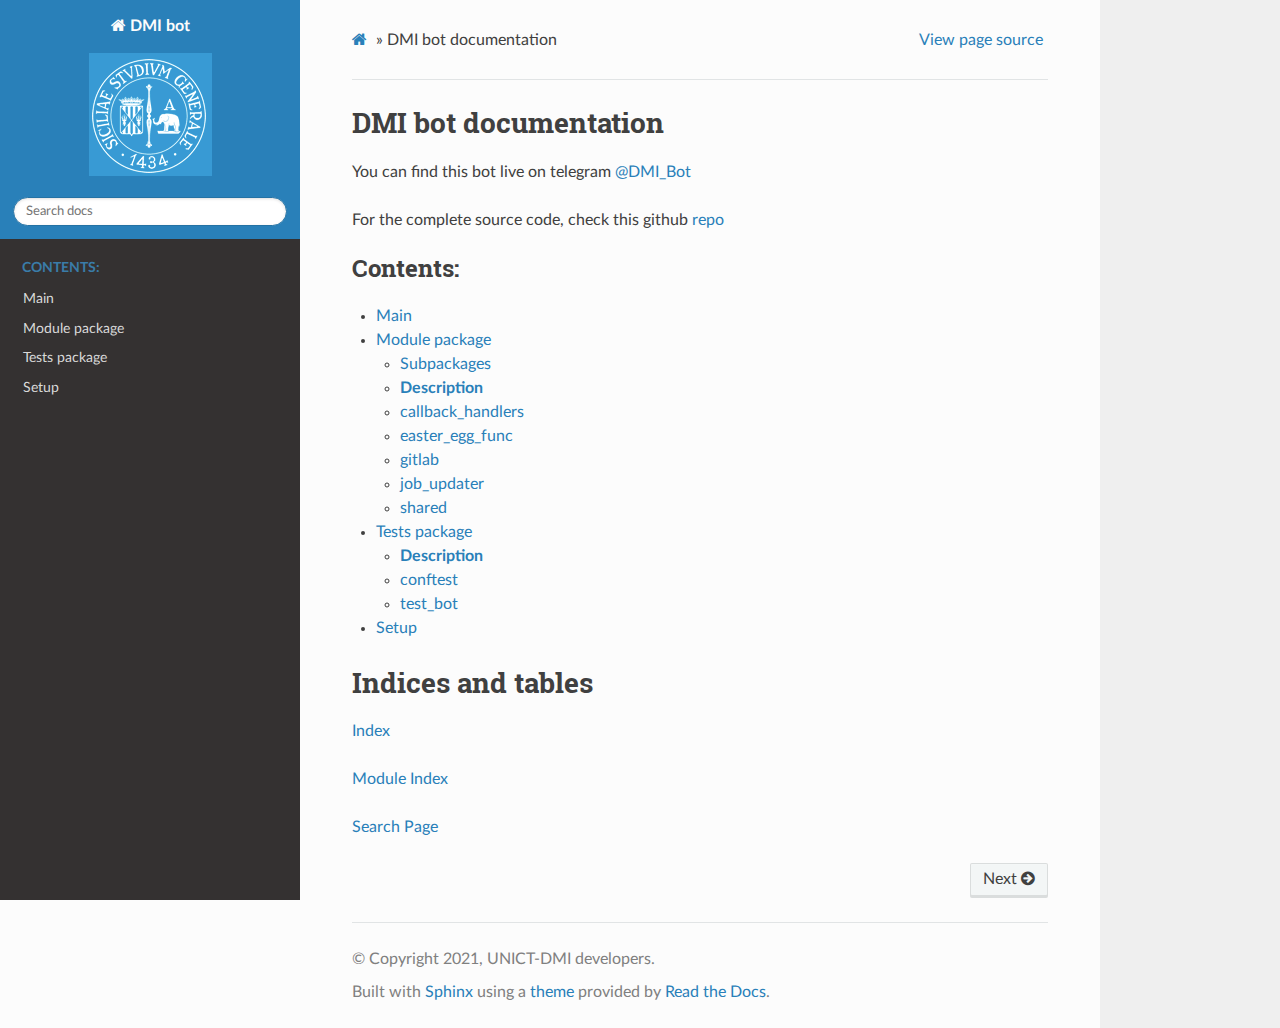
<file: docs/index.html>
<!DOCTYPE html>
<html class="writer-html5" lang="en" >
<head>
  <meta charset="utf-8" /><meta name="generator" content="Docutils 0.17.1: http://docutils.sourceforge.net/" />

  <meta name="viewport" content="width=device-width, initial-scale=1.0" />
  <title>DMI bot documentation &mdash; DMI bot  documentation</title>
      <link rel="stylesheet" href="_static/pygments.css" type="text/css" />
      <link rel="stylesheet" href="_static/css/theme.css" type="text/css" />
      <link rel="stylesheet" href="_static/css/dark.css" type="text/css" />
  <!--[if lt IE 9]>
    <script src="_static/js/html5shiv.min.js"></script>
  <![endif]-->
  
        <script data-url_root="./" id="documentation_options" src="_static/documentation_options.js"></script>
        <script src="_static/jquery.js"></script>
        <script src="_static/underscore.js"></script>
        <script src="_static/doctools.js"></script>
    <script src="_static/js/theme.js"></script>
    <link rel="index" title="Index" href="genindex.html" />
    <link rel="search" title="Search" href="search.html" />
    <link rel="next" title="Main" href="main.html" /> 
</head>

<body class="wy-body-for-nav"> 
  <div class="wy-grid-for-nav">
    <nav data-toggle="wy-nav-shift" class="wy-nav-side">
      <div class="wy-side-scroll">
        <div class="wy-side-nav-search" >
            <a href="#" class="icon icon-home"> DMI bot
            <img src="_static/logo.png" class="logo" alt="Logo"/>
          </a>
<div role="search">
  <form id="rtd-search-form" class="wy-form" action="search.html" method="get">
    <input type="text" name="q" placeholder="Search docs" />
    <input type="hidden" name="check_keywords" value="yes" />
    <input type="hidden" name="area" value="default" />
  </form>
</div>
        </div><div class="wy-menu wy-menu-vertical" data-spy="affix" role="navigation" aria-label="Navigation menu">
              <p class="caption" role="heading"><span class="caption-text">Contents:</span></p>
<ul>
<li class="toctree-l1"><a class="reference internal" href="main.html">Main</a></li>
<li class="toctree-l1"><a class="reference internal" href="module.html">Module package</a></li>
<li class="toctree-l1"><a class="reference internal" href="tests.html">Tests package</a></li>
<li class="toctree-l1"><a class="reference internal" href="setup.html">Setup</a></li>
</ul>

        </div>
      </div>
    </nav>

    <section data-toggle="wy-nav-shift" class="wy-nav-content-wrap"><nav class="wy-nav-top" aria-label="Mobile navigation menu" >
          <i data-toggle="wy-nav-top" class="fa fa-bars"></i>
          <a href="#">DMI bot</a>
      </nav>

      <div class="wy-nav-content">
        <div class="rst-content">
          <div role="navigation" aria-label="Page navigation">
  <ul class="wy-breadcrumbs">
      <li><a href="#" class="icon icon-home"></a> &raquo;</li>
      <li>DMI bot documentation</li>
      <li class="wy-breadcrumbs-aside">
            <a href="_sources/index.rst.txt" rel="nofollow"> View page source</a>
      </li>
  </ul>
  <hr/>
</div>
          <div role="main" class="document" itemscope="itemscope" itemtype="http://schema.org/Article">
           <div itemprop="articleBody">
             
  <section id="dmi-bot-documentation">
<h1>DMI bot documentation<a class="headerlink" href="#dmi-bot-documentation" title="Permalink to this headline"></a></h1>
<p>You can find this bot live on telegram <a class="reference external" href="https://telegram.me/DMI_Bot">&#64;DMI_Bot</a></p>
<p>For the complete source code, check this github <a class="reference external" href="https://github.com/UNICT-DMI/Telegram-DMI-Bot">repo</a></p>
<div class="toctree-wrapper compound">
<p class="caption" role="heading"><span class="caption-text">Contents:</span></p>
<ul>
<li class="toctree-l1"><a class="reference internal" href="main.html">Main</a></li>
<li class="toctree-l1"><a class="reference internal" href="module.html">Module package</a><ul>
<li class="toctree-l2"><a class="reference internal" href="module.html#subpackages">Subpackages</a></li>
<li class="toctree-l2"><a class="reference internal" href="module.html#module-module"><strong>Description</strong></a></li>
<li class="toctree-l2"><a class="reference internal" href="module.html#module-module.callback_handlers">callback_handlers</a></li>
<li class="toctree-l2"><a class="reference internal" href="module.html#module-module.easter_egg_func">easter_egg_func</a></li>
<li class="toctree-l2"><a class="reference internal" href="module.html#module-module.gitlab">gitlab</a></li>
<li class="toctree-l2"><a class="reference internal" href="module.html#module-module.job_updater">job_updater</a></li>
<li class="toctree-l2"><a class="reference internal" href="module.html#module-module.shared">shared</a></li>
</ul>
</li>
<li class="toctree-l1"><a class="reference internal" href="tests.html">Tests package</a><ul>
<li class="toctree-l2"><a class="reference internal" href="tests.html#module-tests"><strong>Description</strong></a></li>
<li class="toctree-l2"><a class="reference internal" href="tests.html#module-tests.conftest">conftest</a></li>
<li class="toctree-l2"><a class="reference internal" href="tests.html#test-bot">test_bot</a></li>
</ul>
</li>
<li class="toctree-l1"><a class="reference internal" href="setup.html">Setup</a></li>
</ul>
</div>
</section>
<section id="indices-and-tables">
<h1>Indices and tables<a class="headerlink" href="#indices-and-tables" title="Permalink to this headline"></a></h1>
<ul class="simple">
<li><p><a class="reference internal" href="genindex.html"><span class="std std-ref">Index</span></a></p></li>
<li><p><a class="reference internal" href="py-modindex.html"><span class="std std-ref">Module Index</span></a></p></li>
<li><p><a class="reference internal" href="search.html"><span class="std std-ref">Search Page</span></a></p></li>
</ul>
</section>


           </div>
          </div>
          <footer><div class="rst-footer-buttons" role="navigation" aria-label="Footer">
        <a href="main.html" class="btn btn-neutral float-right" title="Main" accesskey="n" rel="next">Next <span class="fa fa-arrow-circle-right" aria-hidden="true"></span></a>
    </div>

  <hr/>

  <div role="contentinfo">
    <p>&#169; Copyright 2021, UNICT-DMI developers.</p>
  </div>

  Built with <a href="https://www.sphinx-doc.org/">Sphinx</a> using a
    <a href="https://github.com/readthedocs/sphinx_rtd_theme">theme</a>
    provided by <a href="https://readthedocs.org">Read the Docs</a>.
   

</footer>
        </div>
      </div>
    </section>
  </div>
  <script>
      jQuery(function () {
          SphinxRtdTheme.Navigation.enable(true);
      });
  </script> 

</body>
</html>
</file>
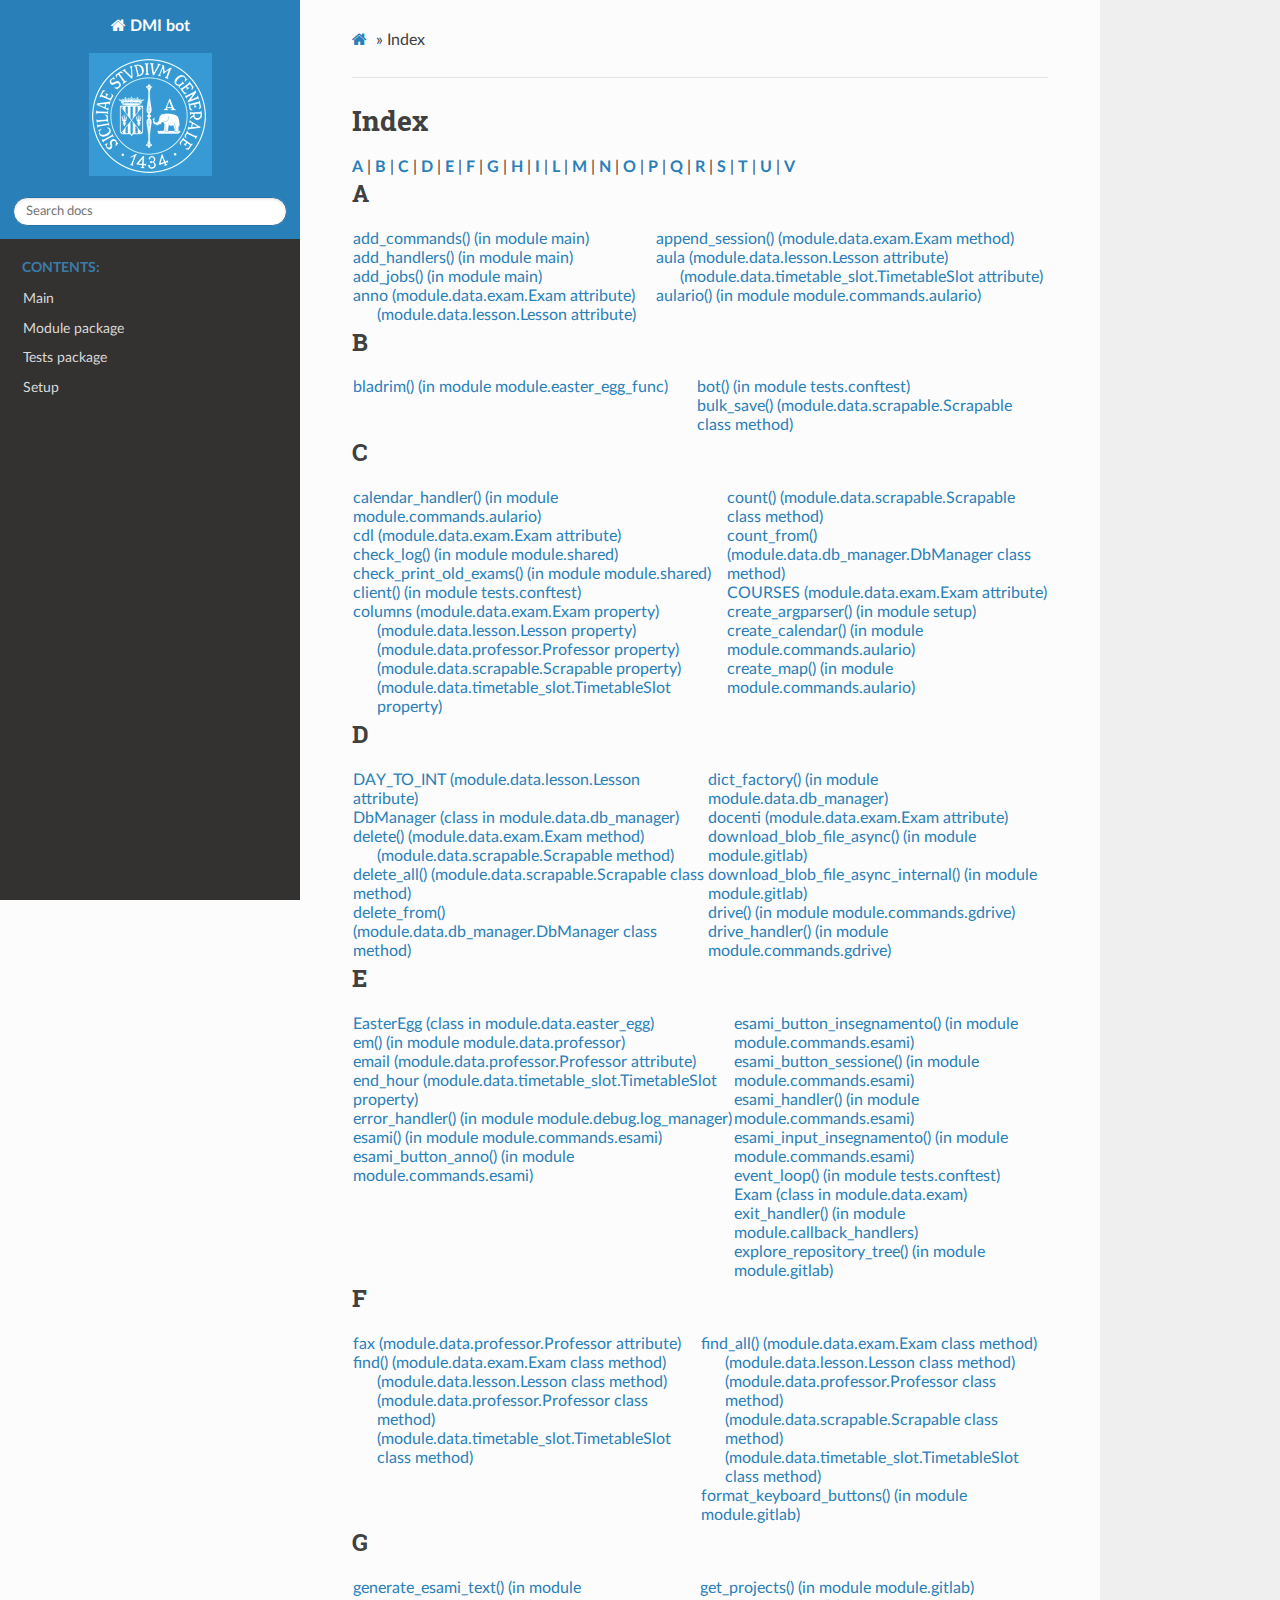
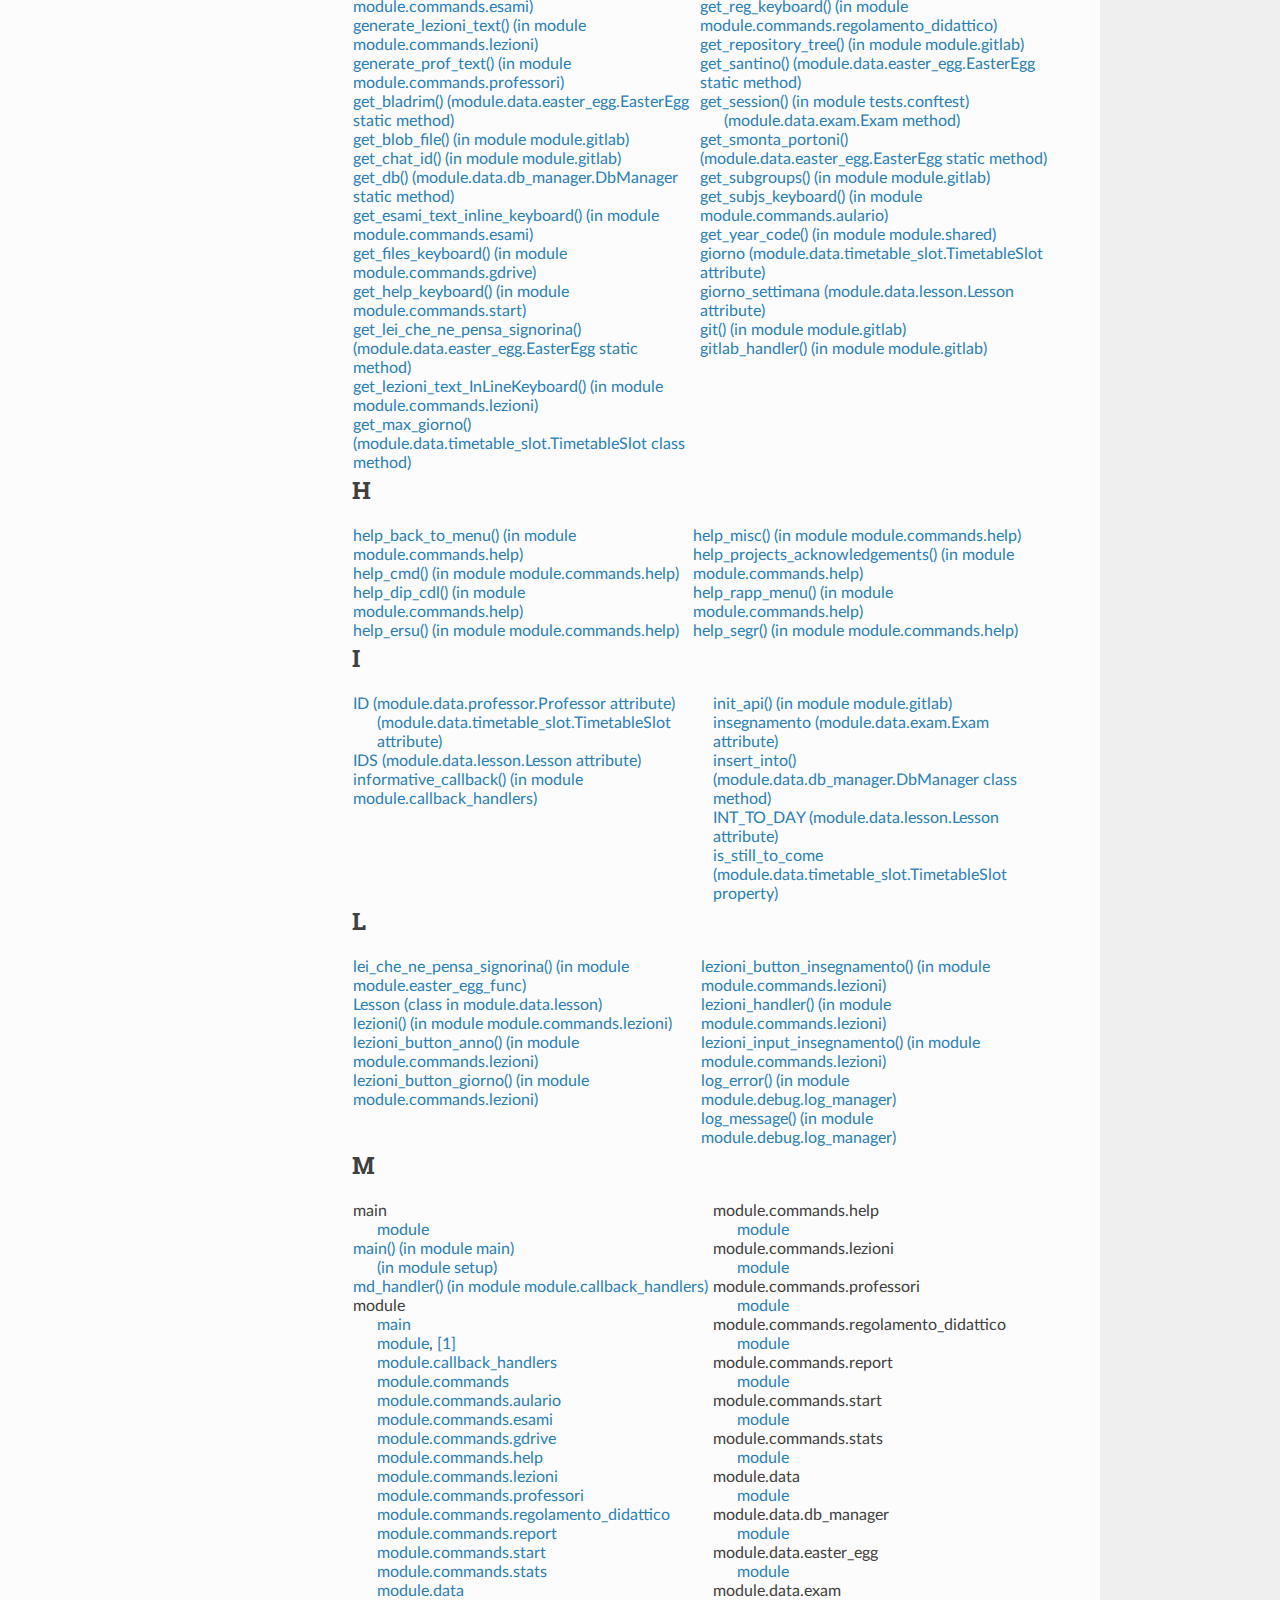
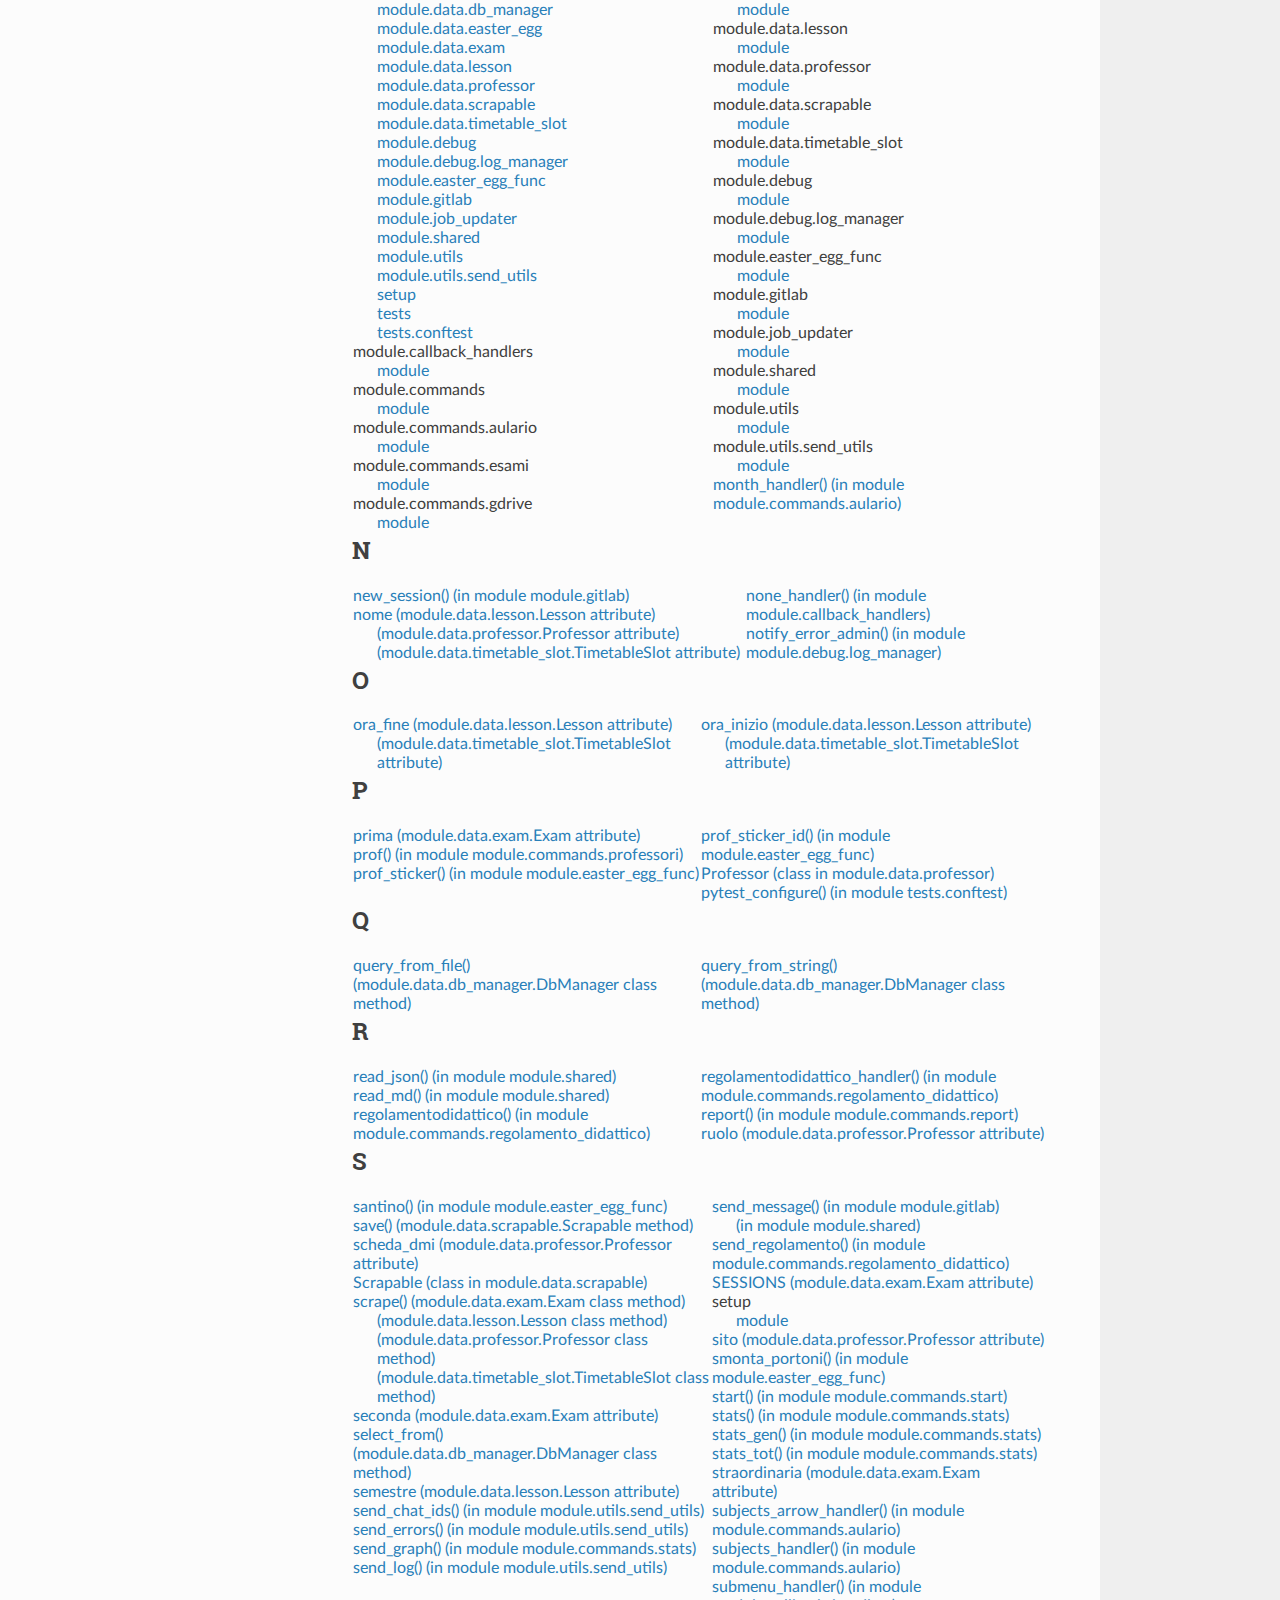
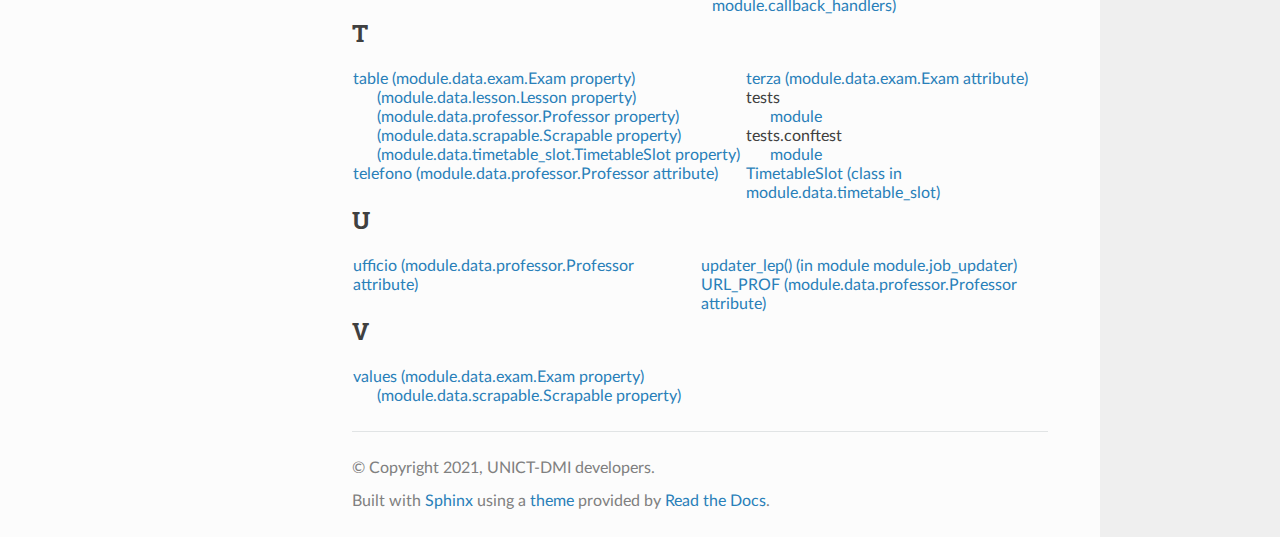
<file: docs/genindex.html>
<!DOCTYPE html>
<html class="writer-html5" lang="en" >
<head>
  <meta charset="utf-8" />
  <meta name="viewport" content="width=device-width, initial-scale=1.0" />
  <title>Index &mdash; DMI bot  documentation</title>
      <link rel="stylesheet" href="_static/pygments.css" type="text/css" />
      <link rel="stylesheet" href="_static/css/theme.css" type="text/css" />
      <link rel="stylesheet" href="_static/css/dark.css" type="text/css" />
  <!--[if lt IE 9]>
    <script src="_static/js/html5shiv.min.js"></script>
  <![endif]-->
  
        <script data-url_root="./" id="documentation_options" src="_static/documentation_options.js"></script>
        <script src="_static/jquery.js"></script>
        <script src="_static/underscore.js"></script>
        <script src="_static/doctools.js"></script>
    <script src="_static/js/theme.js"></script>
    <link rel="index" title="Index" href="#" />
    <link rel="search" title="Search" href="search.html" /> 
</head>

<body class="wy-body-for-nav"> 
  <div class="wy-grid-for-nav">
    <nav data-toggle="wy-nav-shift" class="wy-nav-side">
      <div class="wy-side-scroll">
        <div class="wy-side-nav-search" >
            <a href="index.html" class="icon icon-home"> DMI bot
            <img src="_static/logo.png" class="logo" alt="Logo"/>
          </a>
<div role="search">
  <form id="rtd-search-form" class="wy-form" action="search.html" method="get">
    <input type="text" name="q" placeholder="Search docs" />
    <input type="hidden" name="check_keywords" value="yes" />
    <input type="hidden" name="area" value="default" />
  </form>
</div>
        </div><div class="wy-menu wy-menu-vertical" data-spy="affix" role="navigation" aria-label="Navigation menu">
              <p class="caption" role="heading"><span class="caption-text">Contents:</span></p>
<ul>
<li class="toctree-l1"><a class="reference internal" href="main.html">Main</a></li>
<li class="toctree-l1"><a class="reference internal" href="module.html">Module package</a></li>
<li class="toctree-l1"><a class="reference internal" href="tests.html">Tests package</a></li>
<li class="toctree-l1"><a class="reference internal" href="setup.html">Setup</a></li>
</ul>

        </div>
      </div>
    </nav>

    <section data-toggle="wy-nav-shift" class="wy-nav-content-wrap"><nav class="wy-nav-top" aria-label="Mobile navigation menu" >
          <i data-toggle="wy-nav-top" class="fa fa-bars"></i>
          <a href="index.html">DMI bot</a>
      </nav>

      <div class="wy-nav-content">
        <div class="rst-content">
          <div role="navigation" aria-label="Page navigation">
  <ul class="wy-breadcrumbs">
      <li><a href="index.html" class="icon icon-home"></a> &raquo;</li>
      <li>Index</li>
      <li class="wy-breadcrumbs-aside">
      </li>
  </ul>
  <hr/>
</div>
          <div role="main" class="document" itemscope="itemscope" itemtype="http://schema.org/Article">
           <div itemprop="articleBody">
             

<h1 id="index">Index</h1>

<div class="genindex-jumpbox">
 <a href="#A"><strong>A</strong></a>
 | <a href="#B"><strong>B</strong></a>
 | <a href="#C"><strong>C</strong></a>
 | <a href="#D"><strong>D</strong></a>
 | <a href="#E"><strong>E</strong></a>
 | <a href="#F"><strong>F</strong></a>
 | <a href="#G"><strong>G</strong></a>
 | <a href="#H"><strong>H</strong></a>
 | <a href="#I"><strong>I</strong></a>
 | <a href="#L"><strong>L</strong></a>
 | <a href="#M"><strong>M</strong></a>
 | <a href="#N"><strong>N</strong></a>
 | <a href="#O"><strong>O</strong></a>
 | <a href="#P"><strong>P</strong></a>
 | <a href="#Q"><strong>Q</strong></a>
 | <a href="#R"><strong>R</strong></a>
 | <a href="#S"><strong>S</strong></a>
 | <a href="#T"><strong>T</strong></a>
 | <a href="#U"><strong>U</strong></a>
 | <a href="#V"><strong>V</strong></a>
 
</div>
<h2 id="A">A</h2>
<table style="width: 100%" class="indextable genindextable"><tr>
  <td style="width: 33%; vertical-align: top;"><ul>
      <li><a href="main.html#main.add_commands">add_commands() (in module main)</a>
</li>
      <li><a href="main.html#main.add_handlers">add_handlers() (in module main)</a>
</li>
      <li><a href="main.html#main.add_jobs">add_jobs() (in module main)</a>
</li>
      <li><a href="module.data.html#module.data.exam.Exam.anno">anno (module.data.exam.Exam attribute)</a>

      <ul>
        <li><a href="module.data.html#module.data.lesson.Lesson.anno">(module.data.lesson.Lesson attribute)</a>
</li>
      </ul></li>
  </ul></td>
  <td style="width: 33%; vertical-align: top;"><ul>
      <li><a href="module.data.html#module.data.exam.Exam.append_session">append_session() (module.data.exam.Exam method)</a>
</li>
      <li><a href="module.data.html#module.data.lesson.Lesson.aula">aula (module.data.lesson.Lesson attribute)</a>

      <ul>
        <li><a href="module.data.html#module.data.timetable_slot.TimetableSlot.aula">(module.data.timetable_slot.TimetableSlot attribute)</a>
</li>
      </ul></li>
      <li><a href="module.commands.html#module.commands.aulario.aulario">aulario() (in module module.commands.aulario)</a>
</li>
  </ul></td>
</tr></table>

<h2 id="B">B</h2>
<table style="width: 100%" class="indextable genindextable"><tr>
  <td style="width: 33%; vertical-align: top;"><ul>
      <li><a href="module.html#module.easter_egg_func.bladrim">bladrim() (in module module.easter_egg_func)</a>
</li>
  </ul></td>
  <td style="width: 33%; vertical-align: top;"><ul>
      <li><a href="tests.html#tests.conftest.bot">bot() (in module tests.conftest)</a>
</li>
      <li><a href="module.data.html#module.data.scrapable.Scrapable.bulk_save">bulk_save() (module.data.scrapable.Scrapable class method)</a>
</li>
  </ul></td>
</tr></table>

<h2 id="C">C</h2>
<table style="width: 100%" class="indextable genindextable"><tr>
  <td style="width: 33%; vertical-align: top;"><ul>
      <li><a href="module.commands.html#module.commands.aulario.calendar_handler">calendar_handler() (in module module.commands.aulario)</a>
</li>
      <li><a href="module.data.html#module.data.exam.Exam.cdl">cdl (module.data.exam.Exam attribute)</a>
</li>
      <li><a href="module.html#module.shared.check_log">check_log() (in module module.shared)</a>
</li>
      <li><a href="module.html#module.shared.check_print_old_exams">check_print_old_exams() (in module module.shared)</a>
</li>
      <li><a href="tests.html#tests.conftest.client">client() (in module tests.conftest)</a>
</li>
      <li><a href="module.data.html#module.data.exam.Exam.columns">columns (module.data.exam.Exam property)</a>

      <ul>
        <li><a href="module.data.html#module.data.lesson.Lesson.columns">(module.data.lesson.Lesson property)</a>
</li>
        <li><a href="module.data.html#module.data.professor.Professor.columns">(module.data.professor.Professor property)</a>
</li>
        <li><a href="module.data.html#module.data.scrapable.Scrapable.columns">(module.data.scrapable.Scrapable property)</a>
</li>
        <li><a href="module.data.html#module.data.timetable_slot.TimetableSlot.columns">(module.data.timetable_slot.TimetableSlot property)</a>
</li>
      </ul></li>
  </ul></td>
  <td style="width: 33%; vertical-align: top;"><ul>
      <li><a href="module.data.html#module.data.scrapable.Scrapable.count">count() (module.data.scrapable.Scrapable class method)</a>
</li>
      <li><a href="module.data.html#module.data.db_manager.DbManager.count_from">count_from() (module.data.db_manager.DbManager class method)</a>
</li>
      <li><a href="module.data.html#module.data.exam.Exam.COURSES">COURSES (module.data.exam.Exam attribute)</a>
</li>
      <li><a href="setup.html#setup.create_argparser">create_argparser() (in module setup)</a>
</li>
      <li><a href="module.commands.html#module.commands.aulario.create_calendar">create_calendar() (in module module.commands.aulario)</a>
</li>
      <li><a href="module.commands.html#module.commands.aulario.create_map">create_map() (in module module.commands.aulario)</a>
</li>
  </ul></td>
</tr></table>

<h2 id="D">D</h2>
<table style="width: 100%" class="indextable genindextable"><tr>
  <td style="width: 33%; vertical-align: top;"><ul>
      <li><a href="module.data.html#module.data.lesson.Lesson.DAY_TO_INT">DAY_TO_INT (module.data.lesson.Lesson attribute)</a>
</li>
      <li><a href="module.data.html#module.data.db_manager.DbManager">DbManager (class in module.data.db_manager)</a>
</li>
      <li><a href="module.data.html#module.data.exam.Exam.delete">delete() (module.data.exam.Exam method)</a>

      <ul>
        <li><a href="module.data.html#module.data.scrapable.Scrapable.delete">(module.data.scrapable.Scrapable method)</a>
</li>
      </ul></li>
      <li><a href="module.data.html#module.data.scrapable.Scrapable.delete_all">delete_all() (module.data.scrapable.Scrapable class method)</a>
</li>
      <li><a href="module.data.html#module.data.db_manager.DbManager.delete_from">delete_from() (module.data.db_manager.DbManager class method)</a>
</li>
  </ul></td>
  <td style="width: 33%; vertical-align: top;"><ul>
      <li><a href="module.data.html#module.data.db_manager.dict_factory">dict_factory() (in module module.data.db_manager)</a>
</li>
      <li><a href="module.data.html#module.data.exam.Exam.docenti">docenti (module.data.exam.Exam attribute)</a>
</li>
      <li><a href="module.html#module.gitlab.download_blob_file_async">download_blob_file_async() (in module module.gitlab)</a>
</li>
      <li><a href="module.html#module.gitlab.download_blob_file_async_internal">download_blob_file_async_internal() (in module module.gitlab)</a>
</li>
      <li><a href="module.commands.html#module.commands.gdrive.drive">drive() (in module module.commands.gdrive)</a>
</li>
      <li><a href="module.commands.html#module.commands.gdrive.drive_handler">drive_handler() (in module module.commands.gdrive)</a>
</li>
  </ul></td>
</tr></table>

<h2 id="E">E</h2>
<table style="width: 100%" class="indextable genindextable"><tr>
  <td style="width: 33%; vertical-align: top;"><ul>
      <li><a href="module.data.html#module.data.easter_egg.EasterEgg">EasterEgg (class in module.data.easter_egg)</a>
</li>
      <li><a href="module.data.html#module.data.professor.em">em() (in module module.data.professor)</a>
</li>
      <li><a href="module.data.html#module.data.professor.Professor.email">email (module.data.professor.Professor attribute)</a>
</li>
      <li><a href="module.data.html#module.data.timetable_slot.TimetableSlot.end_hour">end_hour (module.data.timetable_slot.TimetableSlot property)</a>
</li>
      <li><a href="module.debug.html#module.debug.log_manager.error_handler">error_handler() (in module module.debug.log_manager)</a>
</li>
      <li><a href="module.commands.html#module.commands.esami.esami">esami() (in module module.commands.esami)</a>
</li>
      <li><a href="module.commands.html#module.commands.esami.esami_button_anno">esami_button_anno() (in module module.commands.esami)</a>
</li>
  </ul></td>
  <td style="width: 33%; vertical-align: top;"><ul>
      <li><a href="module.commands.html#module.commands.esami.esami_button_insegnamento">esami_button_insegnamento() (in module module.commands.esami)</a>
</li>
      <li><a href="module.commands.html#module.commands.esami.esami_button_sessione">esami_button_sessione() (in module module.commands.esami)</a>
</li>
      <li><a href="module.commands.html#module.commands.esami.esami_handler">esami_handler() (in module module.commands.esami)</a>
</li>
      <li><a href="module.commands.html#module.commands.esami.esami_input_insegnamento">esami_input_insegnamento() (in module module.commands.esami)</a>
</li>
      <li><a href="tests.html#tests.conftest.event_loop">event_loop() (in module tests.conftest)</a>
</li>
      <li><a href="module.data.html#module.data.exam.Exam">Exam (class in module.data.exam)</a>
</li>
      <li><a href="module.html#module.callback_handlers.exit_handler">exit_handler() (in module module.callback_handlers)</a>
</li>
      <li><a href="module.html#module.gitlab.explore_repository_tree">explore_repository_tree() (in module module.gitlab)</a>
</li>
  </ul></td>
</tr></table>

<h2 id="F">F</h2>
<table style="width: 100%" class="indextable genindextable"><tr>
  <td style="width: 33%; vertical-align: top;"><ul>
      <li><a href="module.data.html#module.data.professor.Professor.fax">fax (module.data.professor.Professor attribute)</a>
</li>
      <li><a href="module.data.html#module.data.exam.Exam.find">find() (module.data.exam.Exam class method)</a>

      <ul>
        <li><a href="module.data.html#module.data.lesson.Lesson.find">(module.data.lesson.Lesson class method)</a>
</li>
        <li><a href="module.data.html#module.data.professor.Professor.find">(module.data.professor.Professor class method)</a>
</li>
        <li><a href="module.data.html#module.data.timetable_slot.TimetableSlot.find">(module.data.timetable_slot.TimetableSlot class method)</a>
</li>
      </ul></li>
  </ul></td>
  <td style="width: 33%; vertical-align: top;"><ul>
      <li><a href="module.data.html#module.data.exam.Exam.find_all">find_all() (module.data.exam.Exam class method)</a>

      <ul>
        <li><a href="module.data.html#module.data.lesson.Lesson.find_all">(module.data.lesson.Lesson class method)</a>
</li>
        <li><a href="module.data.html#module.data.professor.Professor.find_all">(module.data.professor.Professor class method)</a>
</li>
        <li><a href="module.data.html#module.data.scrapable.Scrapable.find_all">(module.data.scrapable.Scrapable class method)</a>
</li>
        <li><a href="module.data.html#module.data.timetable_slot.TimetableSlot.find_all">(module.data.timetable_slot.TimetableSlot class method)</a>
</li>
      </ul></li>
      <li><a href="module.html#module.gitlab.format_keyboard_buttons">format_keyboard_buttons() (in module module.gitlab)</a>
</li>
  </ul></td>
</tr></table>

<h2 id="G">G</h2>
<table style="width: 100%" class="indextable genindextable"><tr>
  <td style="width: 33%; vertical-align: top;"><ul>
      <li><a href="module.commands.html#module.commands.esami.generate_esami_text">generate_esami_text() (in module module.commands.esami)</a>
</li>
      <li><a href="module.commands.html#module.commands.lezioni.generate_lezioni_text">generate_lezioni_text() (in module module.commands.lezioni)</a>
</li>
      <li><a href="module.commands.html#module.commands.professori.generate_prof_text">generate_prof_text() (in module module.commands.professori)</a>
</li>
      <li><a href="module.data.html#module.data.easter_egg.EasterEgg.get_bladrim">get_bladrim() (module.data.easter_egg.EasterEgg static method)</a>
</li>
      <li><a href="module.html#module.gitlab.get_blob_file">get_blob_file() (in module module.gitlab)</a>
</li>
      <li><a href="module.html#module.gitlab.get_chat_id">get_chat_id() (in module module.gitlab)</a>
</li>
      <li><a href="module.data.html#module.data.db_manager.DbManager.get_db">get_db() (module.data.db_manager.DbManager static method)</a>
</li>
      <li><a href="module.commands.html#module.commands.esami.get_esami_text_inline_keyboard">get_esami_text_inline_keyboard() (in module module.commands.esami)</a>
</li>
      <li><a href="module.commands.html#module.commands.gdrive.get_files_keyboard">get_files_keyboard() (in module module.commands.gdrive)</a>
</li>
      <li><a href="module.commands.html#module.commands.start.get_help_keyboard">get_help_keyboard() (in module module.commands.start)</a>
</li>
      <li><a href="module.data.html#module.data.easter_egg.EasterEgg.get_lei_che_ne_pensa_signorina">get_lei_che_ne_pensa_signorina() (module.data.easter_egg.EasterEgg static method)</a>
</li>
      <li><a href="module.commands.html#module.commands.lezioni.get_lezioni_text_InLineKeyboard">get_lezioni_text_InLineKeyboard() (in module module.commands.lezioni)</a>
</li>
      <li><a href="module.data.html#module.data.timetable_slot.TimetableSlot.get_max_giorno">get_max_giorno() (module.data.timetable_slot.TimetableSlot class method)</a>
</li>
  </ul></td>
  <td style="width: 33%; vertical-align: top;"><ul>
      <li><a href="module.html#module.gitlab.get_projects">get_projects() (in module module.gitlab)</a>
</li>
      <li><a href="module.commands.html#module.commands.regolamento_didattico.get_reg_keyboard">get_reg_keyboard() (in module module.commands.regolamento_didattico)</a>
</li>
      <li><a href="module.html#module.gitlab.get_repository_tree">get_repository_tree() (in module module.gitlab)</a>
</li>
      <li><a href="module.data.html#module.data.easter_egg.EasterEgg.get_santino">get_santino() (module.data.easter_egg.EasterEgg static method)</a>
</li>
      <li><a href="tests.html#tests.conftest.get_session">get_session() (in module tests.conftest)</a>

      <ul>
        <li><a href="module.data.html#module.data.exam.Exam.get_session">(module.data.exam.Exam method)</a>
</li>
      </ul></li>
      <li><a href="module.data.html#module.data.easter_egg.EasterEgg.get_smonta_portoni">get_smonta_portoni() (module.data.easter_egg.EasterEgg static method)</a>
</li>
      <li><a href="module.html#module.gitlab.get_subgroups">get_subgroups() (in module module.gitlab)</a>
</li>
      <li><a href="module.commands.html#module.commands.aulario.get_subjs_keyboard">get_subjs_keyboard() (in module module.commands.aulario)</a>
</li>
      <li><a href="module.html#module.shared.get_year_code">get_year_code() (in module module.shared)</a>
</li>
      <li><a href="module.data.html#module.data.timetable_slot.TimetableSlot.giorno">giorno (module.data.timetable_slot.TimetableSlot attribute)</a>
</li>
      <li><a href="module.data.html#module.data.lesson.Lesson.giorno_settimana">giorno_settimana (module.data.lesson.Lesson attribute)</a>
</li>
      <li><a href="module.html#module.gitlab.git">git() (in module module.gitlab)</a>
</li>
      <li><a href="module.html#module.gitlab.gitlab_handler">gitlab_handler() (in module module.gitlab)</a>
</li>
  </ul></td>
</tr></table>

<h2 id="H">H</h2>
<table style="width: 100%" class="indextable genindextable"><tr>
  <td style="width: 33%; vertical-align: top;"><ul>
      <li><a href="module.commands.html#module.commands.help.help_back_to_menu">help_back_to_menu() (in module module.commands.help)</a>
</li>
      <li><a href="module.commands.html#module.commands.help.help_cmd">help_cmd() (in module module.commands.help)</a>
</li>
      <li><a href="module.commands.html#module.commands.help.help_dip_cdl">help_dip_cdl() (in module module.commands.help)</a>
</li>
      <li><a href="module.commands.html#module.commands.help.help_ersu">help_ersu() (in module module.commands.help)</a>
</li>
  </ul></td>
  <td style="width: 33%; vertical-align: top;"><ul>
      <li><a href="module.commands.html#module.commands.help.help_misc">help_misc() (in module module.commands.help)</a>
</li>
      <li><a href="module.commands.html#module.commands.help.help_projects_acknowledgements">help_projects_acknowledgements() (in module module.commands.help)</a>
</li>
      <li><a href="module.commands.html#module.commands.help.help_rapp_menu">help_rapp_menu() (in module module.commands.help)</a>
</li>
      <li><a href="module.commands.html#module.commands.help.help_segr">help_segr() (in module module.commands.help)</a>
</li>
  </ul></td>
</tr></table>

<h2 id="I">I</h2>
<table style="width: 100%" class="indextable genindextable"><tr>
  <td style="width: 33%; vertical-align: top;"><ul>
      <li><a href="module.data.html#module.data.professor.Professor.ID">ID (module.data.professor.Professor attribute)</a>

      <ul>
        <li><a href="module.data.html#module.data.timetable_slot.TimetableSlot.ID">(module.data.timetable_slot.TimetableSlot attribute)</a>
</li>
      </ul></li>
      <li><a href="module.data.html#module.data.lesson.Lesson.IDS">IDS (module.data.lesson.Lesson attribute)</a>
</li>
      <li><a href="module.html#module.callback_handlers.informative_callback">informative_callback() (in module module.callback_handlers)</a>
</li>
  </ul></td>
  <td style="width: 33%; vertical-align: top;"><ul>
      <li><a href="module.html#module.gitlab.init_api">init_api() (in module module.gitlab)</a>
</li>
      <li><a href="module.data.html#module.data.exam.Exam.insegnamento">insegnamento (module.data.exam.Exam attribute)</a>
</li>
      <li><a href="module.data.html#module.data.db_manager.DbManager.insert_into">insert_into() (module.data.db_manager.DbManager class method)</a>
</li>
      <li><a href="module.data.html#module.data.lesson.Lesson.INT_TO_DAY">INT_TO_DAY (module.data.lesson.Lesson attribute)</a>
</li>
      <li><a href="module.data.html#module.data.timetable_slot.TimetableSlot.is_still_to_come">is_still_to_come (module.data.timetable_slot.TimetableSlot property)</a>
</li>
  </ul></td>
</tr></table>

<h2 id="L">L</h2>
<table style="width: 100%" class="indextable genindextable"><tr>
  <td style="width: 33%; vertical-align: top;"><ul>
      <li><a href="module.html#module.easter_egg_func.lei_che_ne_pensa_signorina">lei_che_ne_pensa_signorina() (in module module.easter_egg_func)</a>
</li>
      <li><a href="module.data.html#module.data.lesson.Lesson">Lesson (class in module.data.lesson)</a>
</li>
      <li><a href="module.commands.html#module.commands.lezioni.lezioni">lezioni() (in module module.commands.lezioni)</a>
</li>
      <li><a href="module.commands.html#module.commands.lezioni.lezioni_button_anno">lezioni_button_anno() (in module module.commands.lezioni)</a>
</li>
      <li><a href="module.commands.html#module.commands.lezioni.lezioni_button_giorno">lezioni_button_giorno() (in module module.commands.lezioni)</a>
</li>
  </ul></td>
  <td style="width: 33%; vertical-align: top;"><ul>
      <li><a href="module.commands.html#module.commands.lezioni.lezioni_button_insegnamento">lezioni_button_insegnamento() (in module module.commands.lezioni)</a>
</li>
      <li><a href="module.commands.html#module.commands.lezioni.lezioni_handler">lezioni_handler() (in module module.commands.lezioni)</a>
</li>
      <li><a href="module.commands.html#module.commands.lezioni.lezioni_input_insegnamento">lezioni_input_insegnamento() (in module module.commands.lezioni)</a>
</li>
      <li><a href="module.debug.html#module.debug.log_manager.log_error">log_error() (in module module.debug.log_manager)</a>
</li>
      <li><a href="module.debug.html#module.debug.log_manager.log_message">log_message() (in module module.debug.log_manager)</a>
</li>
  </ul></td>
</tr></table>

<h2 id="M">M</h2>
<table style="width: 100%" class="indextable genindextable"><tr>
  <td style="width: 33%; vertical-align: top;"><ul>
      <li>
    main

      <ul>
        <li><a href="main.html#module-main">module</a>
</li>
      </ul></li>
      <li><a href="main.html#main.main">main() (in module main)</a>

      <ul>
        <li><a href="setup.html#setup.main">(in module setup)</a>
</li>
      </ul></li>
      <li><a href="module.html#module.callback_handlers.md_handler">md_handler() (in module module.callback_handlers)</a>
</li>
      <li>
    module

      <ul>
        <li><a href="main.html#module-main">main</a>
</li>
        <li><a href="module.html#module-module">module</a>, <a href="module.html#module-module">[1]</a>
</li>
        <li><a href="module.html#module-module.callback_handlers">module.callback_handlers</a>
</li>
        <li><a href="module.commands.html#module-module.commands">module.commands</a>
</li>
        <li><a href="module.commands.html#module-module.commands.aulario">module.commands.aulario</a>
</li>
        <li><a href="module.commands.html#module-module.commands.esami">module.commands.esami</a>
</li>
        <li><a href="module.commands.html#module-module.commands.gdrive">module.commands.gdrive</a>
</li>
        <li><a href="module.commands.html#module-module.commands.help">module.commands.help</a>
</li>
        <li><a href="module.commands.html#module-module.commands.lezioni">module.commands.lezioni</a>
</li>
        <li><a href="module.commands.html#module-module.commands.professori">module.commands.professori</a>
</li>
        <li><a href="module.commands.html#module-module.commands.regolamento_didattico">module.commands.regolamento_didattico</a>
</li>
        <li><a href="module.commands.html#module-module.commands.report">module.commands.report</a>
</li>
        <li><a href="module.commands.html#module-module.commands.start">module.commands.start</a>
</li>
        <li><a href="module.commands.html#module-module.commands.stats">module.commands.stats</a>
</li>
        <li><a href="module.data.html#module-module.data">module.data</a>
</li>
        <li><a href="module.data.html#module-module.data.db_manager">module.data.db_manager</a>
</li>
        <li><a href="module.data.html#module-module.data.easter_egg">module.data.easter_egg</a>
</li>
        <li><a href="module.data.html#module-module.data.exam">module.data.exam</a>
</li>
        <li><a href="module.data.html#module-module.data.lesson">module.data.lesson</a>
</li>
        <li><a href="module.data.html#module-module.data.professor">module.data.professor</a>
</li>
        <li><a href="module.data.html#module-module.data.scrapable">module.data.scrapable</a>
</li>
        <li><a href="module.data.html#module-module.data.timetable_slot">module.data.timetable_slot</a>
</li>
        <li><a href="module.debug.html#module-module.debug">module.debug</a>
</li>
        <li><a href="module.debug.html#module-module.debug.log_manager">module.debug.log_manager</a>
</li>
        <li><a href="module.html#module-module.easter_egg_func">module.easter_egg_func</a>
</li>
        <li><a href="module.html#module-module.gitlab">module.gitlab</a>
</li>
        <li><a href="module.html#module-module.job_updater">module.job_updater</a>
</li>
        <li><a href="module.html#module-module.shared">module.shared</a>
</li>
        <li><a href="module.utils.html#module-module.utils">module.utils</a>
</li>
        <li><a href="module.utils.html#module-module.utils.send_utils">module.utils.send_utils</a>
</li>
        <li><a href="setup.html#module-setup">setup</a>
</li>
        <li><a href="tests.html#module-tests">tests</a>
</li>
        <li><a href="tests.html#module-tests.conftest">tests.conftest</a>
</li>
      </ul></li>
      <li>
    module.callback_handlers

      <ul>
        <li><a href="module.html#module-module.callback_handlers">module</a>
</li>
      </ul></li>
      <li>
    module.commands

      <ul>
        <li><a href="module.commands.html#module-module.commands">module</a>
</li>
      </ul></li>
      <li>
    module.commands.aulario

      <ul>
        <li><a href="module.commands.html#module-module.commands.aulario">module</a>
</li>
      </ul></li>
      <li>
    module.commands.esami

      <ul>
        <li><a href="module.commands.html#module-module.commands.esami">module</a>
</li>
      </ul></li>
      <li>
    module.commands.gdrive

      <ul>
        <li><a href="module.commands.html#module-module.commands.gdrive">module</a>
</li>
      </ul></li>
  </ul></td>
  <td style="width: 33%; vertical-align: top;"><ul>
      <li>
    module.commands.help

      <ul>
        <li><a href="module.commands.html#module-module.commands.help">module</a>
</li>
      </ul></li>
      <li>
    module.commands.lezioni

      <ul>
        <li><a href="module.commands.html#module-module.commands.lezioni">module</a>
</li>
      </ul></li>
      <li>
    module.commands.professori

      <ul>
        <li><a href="module.commands.html#module-module.commands.professori">module</a>
</li>
      </ul></li>
      <li>
    module.commands.regolamento_didattico

      <ul>
        <li><a href="module.commands.html#module-module.commands.regolamento_didattico">module</a>
</li>
      </ul></li>
      <li>
    module.commands.report

      <ul>
        <li><a href="module.commands.html#module-module.commands.report">module</a>
</li>
      </ul></li>
      <li>
    module.commands.start

      <ul>
        <li><a href="module.commands.html#module-module.commands.start">module</a>
</li>
      </ul></li>
      <li>
    module.commands.stats

      <ul>
        <li><a href="module.commands.html#module-module.commands.stats">module</a>
</li>
      </ul></li>
      <li>
    module.data

      <ul>
        <li><a href="module.data.html#module-module.data">module</a>
</li>
      </ul></li>
      <li>
    module.data.db_manager

      <ul>
        <li><a href="module.data.html#module-module.data.db_manager">module</a>
</li>
      </ul></li>
      <li>
    module.data.easter_egg

      <ul>
        <li><a href="module.data.html#module-module.data.easter_egg">module</a>
</li>
      </ul></li>
      <li>
    module.data.exam

      <ul>
        <li><a href="module.data.html#module-module.data.exam">module</a>
</li>
      </ul></li>
      <li>
    module.data.lesson

      <ul>
        <li><a href="module.data.html#module-module.data.lesson">module</a>
</li>
      </ul></li>
      <li>
    module.data.professor

      <ul>
        <li><a href="module.data.html#module-module.data.professor">module</a>
</li>
      </ul></li>
      <li>
    module.data.scrapable

      <ul>
        <li><a href="module.data.html#module-module.data.scrapable">module</a>
</li>
      </ul></li>
      <li>
    module.data.timetable_slot

      <ul>
        <li><a href="module.data.html#module-module.data.timetable_slot">module</a>
</li>
      </ul></li>
      <li>
    module.debug

      <ul>
        <li><a href="module.debug.html#module-module.debug">module</a>
</li>
      </ul></li>
      <li>
    module.debug.log_manager

      <ul>
        <li><a href="module.debug.html#module-module.debug.log_manager">module</a>
</li>
      </ul></li>
      <li>
    module.easter_egg_func

      <ul>
        <li><a href="module.html#module-module.easter_egg_func">module</a>
</li>
      </ul></li>
      <li>
    module.gitlab

      <ul>
        <li><a href="module.html#module-module.gitlab">module</a>
</li>
      </ul></li>
      <li>
    module.job_updater

      <ul>
        <li><a href="module.html#module-module.job_updater">module</a>
</li>
      </ul></li>
      <li>
    module.shared

      <ul>
        <li><a href="module.html#module-module.shared">module</a>
</li>
      </ul></li>
      <li>
    module.utils

      <ul>
        <li><a href="module.utils.html#module-module.utils">module</a>
</li>
      </ul></li>
      <li>
    module.utils.send_utils

      <ul>
        <li><a href="module.utils.html#module-module.utils.send_utils">module</a>
</li>
      </ul></li>
      <li><a href="module.commands.html#module.commands.aulario.month_handler">month_handler() (in module module.commands.aulario)</a>
</li>
  </ul></td>
</tr></table>

<h2 id="N">N</h2>
<table style="width: 100%" class="indextable genindextable"><tr>
  <td style="width: 33%; vertical-align: top;"><ul>
      <li><a href="module.html#module.gitlab.new_session">new_session() (in module module.gitlab)</a>
</li>
      <li><a href="module.data.html#module.data.lesson.Lesson.nome">nome (module.data.lesson.Lesson attribute)</a>

      <ul>
        <li><a href="module.data.html#module.data.professor.Professor.nome">(module.data.professor.Professor attribute)</a>
</li>
        <li><a href="module.data.html#module.data.timetable_slot.TimetableSlot.nome">(module.data.timetable_slot.TimetableSlot attribute)</a>
</li>
      </ul></li>
  </ul></td>
  <td style="width: 33%; vertical-align: top;"><ul>
      <li><a href="module.html#module.callback_handlers.none_handler">none_handler() (in module module.callback_handlers)</a>
</li>
      <li><a href="module.debug.html#module.debug.log_manager.notify_error_admin">notify_error_admin() (in module module.debug.log_manager)</a>
</li>
  </ul></td>
</tr></table>

<h2 id="O">O</h2>
<table style="width: 100%" class="indextable genindextable"><tr>
  <td style="width: 33%; vertical-align: top;"><ul>
      <li><a href="module.data.html#module.data.lesson.Lesson.ora_fine">ora_fine (module.data.lesson.Lesson attribute)</a>

      <ul>
        <li><a href="module.data.html#module.data.timetable_slot.TimetableSlot.ora_fine">(module.data.timetable_slot.TimetableSlot attribute)</a>
</li>
      </ul></li>
  </ul></td>
  <td style="width: 33%; vertical-align: top;"><ul>
      <li><a href="module.data.html#module.data.lesson.Lesson.ora_inizio">ora_inizio (module.data.lesson.Lesson attribute)</a>

      <ul>
        <li><a href="module.data.html#module.data.timetable_slot.TimetableSlot.ora_inizio">(module.data.timetable_slot.TimetableSlot attribute)</a>
</li>
      </ul></li>
  </ul></td>
</tr></table>

<h2 id="P">P</h2>
<table style="width: 100%" class="indextable genindextable"><tr>
  <td style="width: 33%; vertical-align: top;"><ul>
      <li><a href="module.data.html#module.data.exam.Exam.prima">prima (module.data.exam.Exam attribute)</a>
</li>
      <li><a href="module.commands.html#module.commands.professori.prof">prof() (in module module.commands.professori)</a>
</li>
      <li><a href="module.html#module.easter_egg_func.prof_sticker">prof_sticker() (in module module.easter_egg_func)</a>
</li>
  </ul></td>
  <td style="width: 33%; vertical-align: top;"><ul>
      <li><a href="module.html#module.easter_egg_func.prof_sticker_id">prof_sticker_id() (in module module.easter_egg_func)</a>
</li>
      <li><a href="module.data.html#module.data.professor.Professor">Professor (class in module.data.professor)</a>
</li>
      <li><a href="tests.html#tests.conftest.pytest_configure">pytest_configure() (in module tests.conftest)</a>
</li>
  </ul></td>
</tr></table>

<h2 id="Q">Q</h2>
<table style="width: 100%" class="indextable genindextable"><tr>
  <td style="width: 33%; vertical-align: top;"><ul>
      <li><a href="module.data.html#module.data.db_manager.DbManager.query_from_file">query_from_file() (module.data.db_manager.DbManager class method)</a>
</li>
  </ul></td>
  <td style="width: 33%; vertical-align: top;"><ul>
      <li><a href="module.data.html#module.data.db_manager.DbManager.query_from_string">query_from_string() (module.data.db_manager.DbManager class method)</a>
</li>
  </ul></td>
</tr></table>

<h2 id="R">R</h2>
<table style="width: 100%" class="indextable genindextable"><tr>
  <td style="width: 33%; vertical-align: top;"><ul>
      <li><a href="module.html#module.shared.read_json">read_json() (in module module.shared)</a>
</li>
      <li><a href="module.html#module.shared.read_md">read_md() (in module module.shared)</a>
</li>
      <li><a href="module.commands.html#module.commands.regolamento_didattico.regolamentodidattico">regolamentodidattico() (in module module.commands.regolamento_didattico)</a>
</li>
  </ul></td>
  <td style="width: 33%; vertical-align: top;"><ul>
      <li><a href="module.commands.html#module.commands.regolamento_didattico.regolamentodidattico_handler">regolamentodidattico_handler() (in module module.commands.regolamento_didattico)</a>
</li>
      <li><a href="module.commands.html#module.commands.report.report">report() (in module module.commands.report)</a>
</li>
      <li><a href="module.data.html#module.data.professor.Professor.ruolo">ruolo (module.data.professor.Professor attribute)</a>
</li>
  </ul></td>
</tr></table>

<h2 id="S">S</h2>
<table style="width: 100%" class="indextable genindextable"><tr>
  <td style="width: 33%; vertical-align: top;"><ul>
      <li><a href="module.html#module.easter_egg_func.santino">santino() (in module module.easter_egg_func)</a>
</li>
      <li><a href="module.data.html#module.data.scrapable.Scrapable.save">save() (module.data.scrapable.Scrapable method)</a>
</li>
      <li><a href="module.data.html#module.data.professor.Professor.scheda_dmi">scheda_dmi (module.data.professor.Professor attribute)</a>
</li>
      <li><a href="module.data.html#module.data.scrapable.Scrapable">Scrapable (class in module.data.scrapable)</a>
</li>
      <li><a href="module.data.html#module.data.exam.Exam.scrape">scrape() (module.data.exam.Exam class method)</a>

      <ul>
        <li><a href="module.data.html#module.data.lesson.Lesson.scrape">(module.data.lesson.Lesson class method)</a>
</li>
        <li><a href="module.data.html#module.data.professor.Professor.scrape">(module.data.professor.Professor class method)</a>
</li>
        <li><a href="module.data.html#module.data.timetable_slot.TimetableSlot.scrape">(module.data.timetable_slot.TimetableSlot class method)</a>
</li>
      </ul></li>
      <li><a href="module.data.html#module.data.exam.Exam.seconda">seconda (module.data.exam.Exam attribute)</a>
</li>
      <li><a href="module.data.html#module.data.db_manager.DbManager.select_from">select_from() (module.data.db_manager.DbManager class method)</a>
</li>
      <li><a href="module.data.html#module.data.lesson.Lesson.semestre">semestre (module.data.lesson.Lesson attribute)</a>
</li>
      <li><a href="module.utils.html#module.utils.send_utils.send_chat_ids">send_chat_ids() (in module module.utils.send_utils)</a>
</li>
      <li><a href="module.utils.html#module.utils.send_utils.send_errors">send_errors() (in module module.utils.send_utils)</a>
</li>
      <li><a href="module.commands.html#module.commands.stats.send_graph">send_graph() (in module module.commands.stats)</a>
</li>
      <li><a href="module.utils.html#module.utils.send_utils.send_log">send_log() (in module module.utils.send_utils)</a>
</li>
  </ul></td>
  <td style="width: 33%; vertical-align: top;"><ul>
      <li><a href="module.html#module.gitlab.send_message">send_message() (in module module.gitlab)</a>

      <ul>
        <li><a href="module.html#module.shared.send_message">(in module module.shared)</a>
</li>
      </ul></li>
      <li><a href="module.commands.html#module.commands.regolamento_didattico.send_regolamento">send_regolamento() (in module module.commands.regolamento_didattico)</a>
</li>
      <li><a href="module.data.html#module.data.exam.Exam.SESSIONS">SESSIONS (module.data.exam.Exam attribute)</a>
</li>
      <li>
    setup

      <ul>
        <li><a href="setup.html#module-setup">module</a>
</li>
      </ul></li>
      <li><a href="module.data.html#module.data.professor.Professor.sito">sito (module.data.professor.Professor attribute)</a>
</li>
      <li><a href="module.html#module.easter_egg_func.smonta_portoni">smonta_portoni() (in module module.easter_egg_func)</a>
</li>
      <li><a href="module.commands.html#module.commands.start.start">start() (in module module.commands.start)</a>
</li>
      <li><a href="module.commands.html#module.commands.stats.stats">stats() (in module module.commands.stats)</a>
</li>
      <li><a href="module.commands.html#module.commands.stats.stats_gen">stats_gen() (in module module.commands.stats)</a>
</li>
      <li><a href="module.commands.html#module.commands.stats.stats_tot">stats_tot() (in module module.commands.stats)</a>
</li>
      <li><a href="module.data.html#module.data.exam.Exam.straordinaria">straordinaria (module.data.exam.Exam attribute)</a>
</li>
      <li><a href="module.commands.html#module.commands.aulario.subjects_arrow_handler">subjects_arrow_handler() (in module module.commands.aulario)</a>
</li>
      <li><a href="module.commands.html#module.commands.aulario.subjects_handler">subjects_handler() (in module module.commands.aulario)</a>
</li>
      <li><a href="module.html#module.callback_handlers.submenu_handler">submenu_handler() (in module module.callback_handlers)</a>
</li>
  </ul></td>
</tr></table>

<h2 id="T">T</h2>
<table style="width: 100%" class="indextable genindextable"><tr>
  <td style="width: 33%; vertical-align: top;"><ul>
      <li><a href="module.data.html#module.data.exam.Exam.table">table (module.data.exam.Exam property)</a>

      <ul>
        <li><a href="module.data.html#module.data.lesson.Lesson.table">(module.data.lesson.Lesson property)</a>
</li>
        <li><a href="module.data.html#module.data.professor.Professor.table">(module.data.professor.Professor property)</a>
</li>
        <li><a href="module.data.html#module.data.scrapable.Scrapable.table">(module.data.scrapable.Scrapable property)</a>
</li>
        <li><a href="module.data.html#module.data.timetable_slot.TimetableSlot.table">(module.data.timetable_slot.TimetableSlot property)</a>
</li>
      </ul></li>
      <li><a href="module.data.html#module.data.professor.Professor.telefono">telefono (module.data.professor.Professor attribute)</a>
</li>
  </ul></td>
  <td style="width: 33%; vertical-align: top;"><ul>
      <li><a href="module.data.html#module.data.exam.Exam.terza">terza (module.data.exam.Exam attribute)</a>
</li>
      <li>
    tests

      <ul>
        <li><a href="tests.html#module-tests">module</a>
</li>
      </ul></li>
      <li>
    tests.conftest

      <ul>
        <li><a href="tests.html#module-tests.conftest">module</a>
</li>
      </ul></li>
      <li><a href="module.data.html#module.data.timetable_slot.TimetableSlot">TimetableSlot (class in module.data.timetable_slot)</a>
</li>
  </ul></td>
</tr></table>

<h2 id="U">U</h2>
<table style="width: 100%" class="indextable genindextable"><tr>
  <td style="width: 33%; vertical-align: top;"><ul>
      <li><a href="module.data.html#module.data.professor.Professor.ufficio">ufficio (module.data.professor.Professor attribute)</a>
</li>
  </ul></td>
  <td style="width: 33%; vertical-align: top;"><ul>
      <li><a href="module.html#module.job_updater.updater_lep">updater_lep() (in module module.job_updater)</a>
</li>
      <li><a href="module.data.html#module.data.professor.Professor.URL_PROF">URL_PROF (module.data.professor.Professor attribute)</a>
</li>
  </ul></td>
</tr></table>

<h2 id="V">V</h2>
<table style="width: 100%" class="indextable genindextable"><tr>
  <td style="width: 33%; vertical-align: top;"><ul>
      <li><a href="module.data.html#module.data.exam.Exam.values">values (module.data.exam.Exam property)</a>

      <ul>
        <li><a href="module.data.html#module.data.scrapable.Scrapable.values">(module.data.scrapable.Scrapable property)</a>
</li>
      </ul></li>
  </ul></td>
</tr></table>



           </div>
          </div>
          <footer>

  <hr/>

  <div role="contentinfo">
    <p>&#169; Copyright 2021, UNICT-DMI developers.</p>
  </div>

  Built with <a href="https://www.sphinx-doc.org/">Sphinx</a> using a
    <a href="https://github.com/readthedocs/sphinx_rtd_theme">theme</a>
    provided by <a href="https://readthedocs.org">Read the Docs</a>.
   

</footer>
        </div>
      </div>
    </section>
  </div>
  <script>
      jQuery(function () {
          SphinxRtdTheme.Navigation.enable(true);
      });
  </script> 

</body>
</html>
</file>
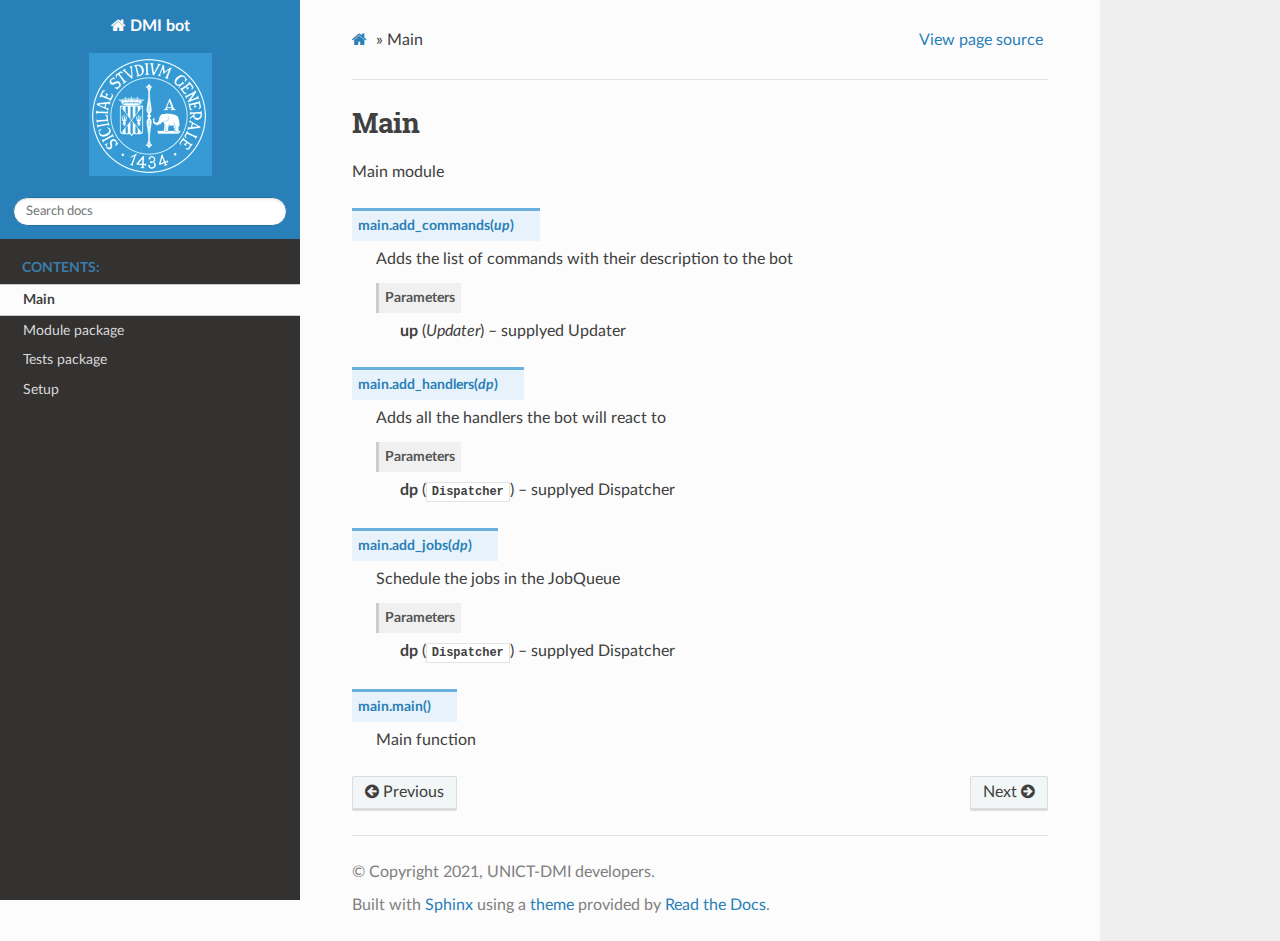
<file: docs/main.html>
<!DOCTYPE html>
<html class="writer-html5" lang="en" >
<head>
  <meta charset="utf-8" /><meta name="generator" content="Docutils 0.17.1: http://docutils.sourceforge.net/" />

  <meta name="viewport" content="width=device-width, initial-scale=1.0" />
  <title>Main &mdash; DMI bot  documentation</title>
      <link rel="stylesheet" href="_static/pygments.css" type="text/css" />
      <link rel="stylesheet" href="_static/css/theme.css" type="text/css" />
      <link rel="stylesheet" href="_static/css/dark.css" type="text/css" />
  <!--[if lt IE 9]>
    <script src="_static/js/html5shiv.min.js"></script>
  <![endif]-->
  
        <script data-url_root="./" id="documentation_options" src="_static/documentation_options.js"></script>
        <script src="_static/jquery.js"></script>
        <script src="_static/underscore.js"></script>
        <script src="_static/doctools.js"></script>
    <script src="_static/js/theme.js"></script>
    <link rel="index" title="Index" href="genindex.html" />
    <link rel="search" title="Search" href="search.html" />
    <link rel="next" title="Module package" href="module.html" />
    <link rel="prev" title="DMI bot documentation" href="index.html" /> 
</head>

<body class="wy-body-for-nav"> 
  <div class="wy-grid-for-nav">
    <nav data-toggle="wy-nav-shift" class="wy-nav-side">
      <div class="wy-side-scroll">
        <div class="wy-side-nav-search" >
            <a href="index.html" class="icon icon-home"> DMI bot
            <img src="_static/logo.png" class="logo" alt="Logo"/>
          </a>
<div role="search">
  <form id="rtd-search-form" class="wy-form" action="search.html" method="get">
    <input type="text" name="q" placeholder="Search docs" />
    <input type="hidden" name="check_keywords" value="yes" />
    <input type="hidden" name="area" value="default" />
  </form>
</div>
        </div><div class="wy-menu wy-menu-vertical" data-spy="affix" role="navigation" aria-label="Navigation menu">
              <p class="caption" role="heading"><span class="caption-text">Contents:</span></p>
<ul class="current">
<li class="toctree-l1 current"><a class="current reference internal" href="#">Main</a></li>
<li class="toctree-l1"><a class="reference internal" href="module.html">Module package</a></li>
<li class="toctree-l1"><a class="reference internal" href="tests.html">Tests package</a></li>
<li class="toctree-l1"><a class="reference internal" href="setup.html">Setup</a></li>
</ul>

        </div>
      </div>
    </nav>

    <section data-toggle="wy-nav-shift" class="wy-nav-content-wrap"><nav class="wy-nav-top" aria-label="Mobile navigation menu" >
          <i data-toggle="wy-nav-top" class="fa fa-bars"></i>
          <a href="index.html">DMI bot</a>
      </nav>

      <div class="wy-nav-content">
        <div class="rst-content">
          <div role="navigation" aria-label="Page navigation">
  <ul class="wy-breadcrumbs">
      <li><a href="index.html" class="icon icon-home"></a> &raquo;</li>
      <li>Main</li>
      <li class="wy-breadcrumbs-aside">
            <a href="_sources/main.rst.txt" rel="nofollow"> View page source</a>
      </li>
  </ul>
  <hr/>
</div>
          <div role="main" class="document" itemscope="itemscope" itemtype="http://schema.org/Article">
           <div itemprop="articleBody">
             
  <section id="module-main">
<span id="main"></span><h1>Main<a class="headerlink" href="#module-main" title="Permalink to this headline"></a></h1>
<p>Main module</p>
<dl class="py function">
<dt class="sig sig-object py" id="main.add_commands">
<span class="sig-prename descclassname"><span class="pre">main.</span></span><span class="sig-name descname"><span class="pre">add_commands</span></span><span class="sig-paren">(</span><em class="sig-param"><span class="n"><span class="pre">up</span></span></em><span class="sig-paren">)</span><a class="headerlink" href="#main.add_commands" title="Permalink to this definition"></a></dt>
<dd><p>Adds the list of commands with their description to the bot</p>
<dl class="field-list simple">
<dt class="field-odd">Parameters</dt>
<dd class="field-odd"><p><strong>up</strong> (<em>Updater</em>) – supplyed Updater</p>
</dd>
</dl>
</dd></dl>

<dl class="py function">
<dt class="sig sig-object py" id="main.add_handlers">
<span class="sig-prename descclassname"><span class="pre">main.</span></span><span class="sig-name descname"><span class="pre">add_handlers</span></span><span class="sig-paren">(</span><em class="sig-param"><span class="n"><span class="pre">dp</span></span></em><span class="sig-paren">)</span><a class="headerlink" href="#main.add_handlers" title="Permalink to this definition"></a></dt>
<dd><p>Adds all the handlers the bot will react to</p>
<dl class="field-list simple">
<dt class="field-odd">Parameters</dt>
<dd class="field-odd"><p><strong>dp</strong> (<code class="xref py py-class docutils literal notranslate"><span class="pre">Dispatcher</span></code>) – supplyed Dispatcher</p>
</dd>
</dl>
</dd></dl>

<dl class="py function">
<dt class="sig sig-object py" id="main.add_jobs">
<span class="sig-prename descclassname"><span class="pre">main.</span></span><span class="sig-name descname"><span class="pre">add_jobs</span></span><span class="sig-paren">(</span><em class="sig-param"><span class="n"><span class="pre">dp</span></span></em><span class="sig-paren">)</span><a class="headerlink" href="#main.add_jobs" title="Permalink to this definition"></a></dt>
<dd><p>Schedule the jobs in the JobQueue</p>
<dl class="field-list simple">
<dt class="field-odd">Parameters</dt>
<dd class="field-odd"><p><strong>dp</strong> (<code class="xref py py-class docutils literal notranslate"><span class="pre">Dispatcher</span></code>) – supplyed Dispatcher</p>
</dd>
</dl>
</dd></dl>

<dl class="py function">
<dt class="sig sig-object py" id="main.main">
<span class="sig-prename descclassname"><span class="pre">main.</span></span><span class="sig-name descname"><span class="pre">main</span></span><span class="sig-paren">(</span><span class="sig-paren">)</span><a class="headerlink" href="#main.main" title="Permalink to this definition"></a></dt>
<dd><p>Main function</p>
</dd></dl>

</section>


           </div>
          </div>
          <footer><div class="rst-footer-buttons" role="navigation" aria-label="Footer">
        <a href="index.html" class="btn btn-neutral float-left" title="DMI bot documentation" accesskey="p" rel="prev"><span class="fa fa-arrow-circle-left" aria-hidden="true"></span> Previous</a>
        <a href="module.html" class="btn btn-neutral float-right" title="Module package" accesskey="n" rel="next">Next <span class="fa fa-arrow-circle-right" aria-hidden="true"></span></a>
    </div>

  <hr/>

  <div role="contentinfo">
    <p>&#169; Copyright 2021, UNICT-DMI developers.</p>
  </div>

  Built with <a href="https://www.sphinx-doc.org/">Sphinx</a> using a
    <a href="https://github.com/readthedocs/sphinx_rtd_theme">theme</a>
    provided by <a href="https://readthedocs.org">Read the Docs</a>.
   

</footer>
        </div>
      </div>
    </section>
  </div>
  <script>
      jQuery(function () {
          SphinxRtdTheme.Navigation.enable(true);
      });
  </script> 

</body>
</html>
</file>
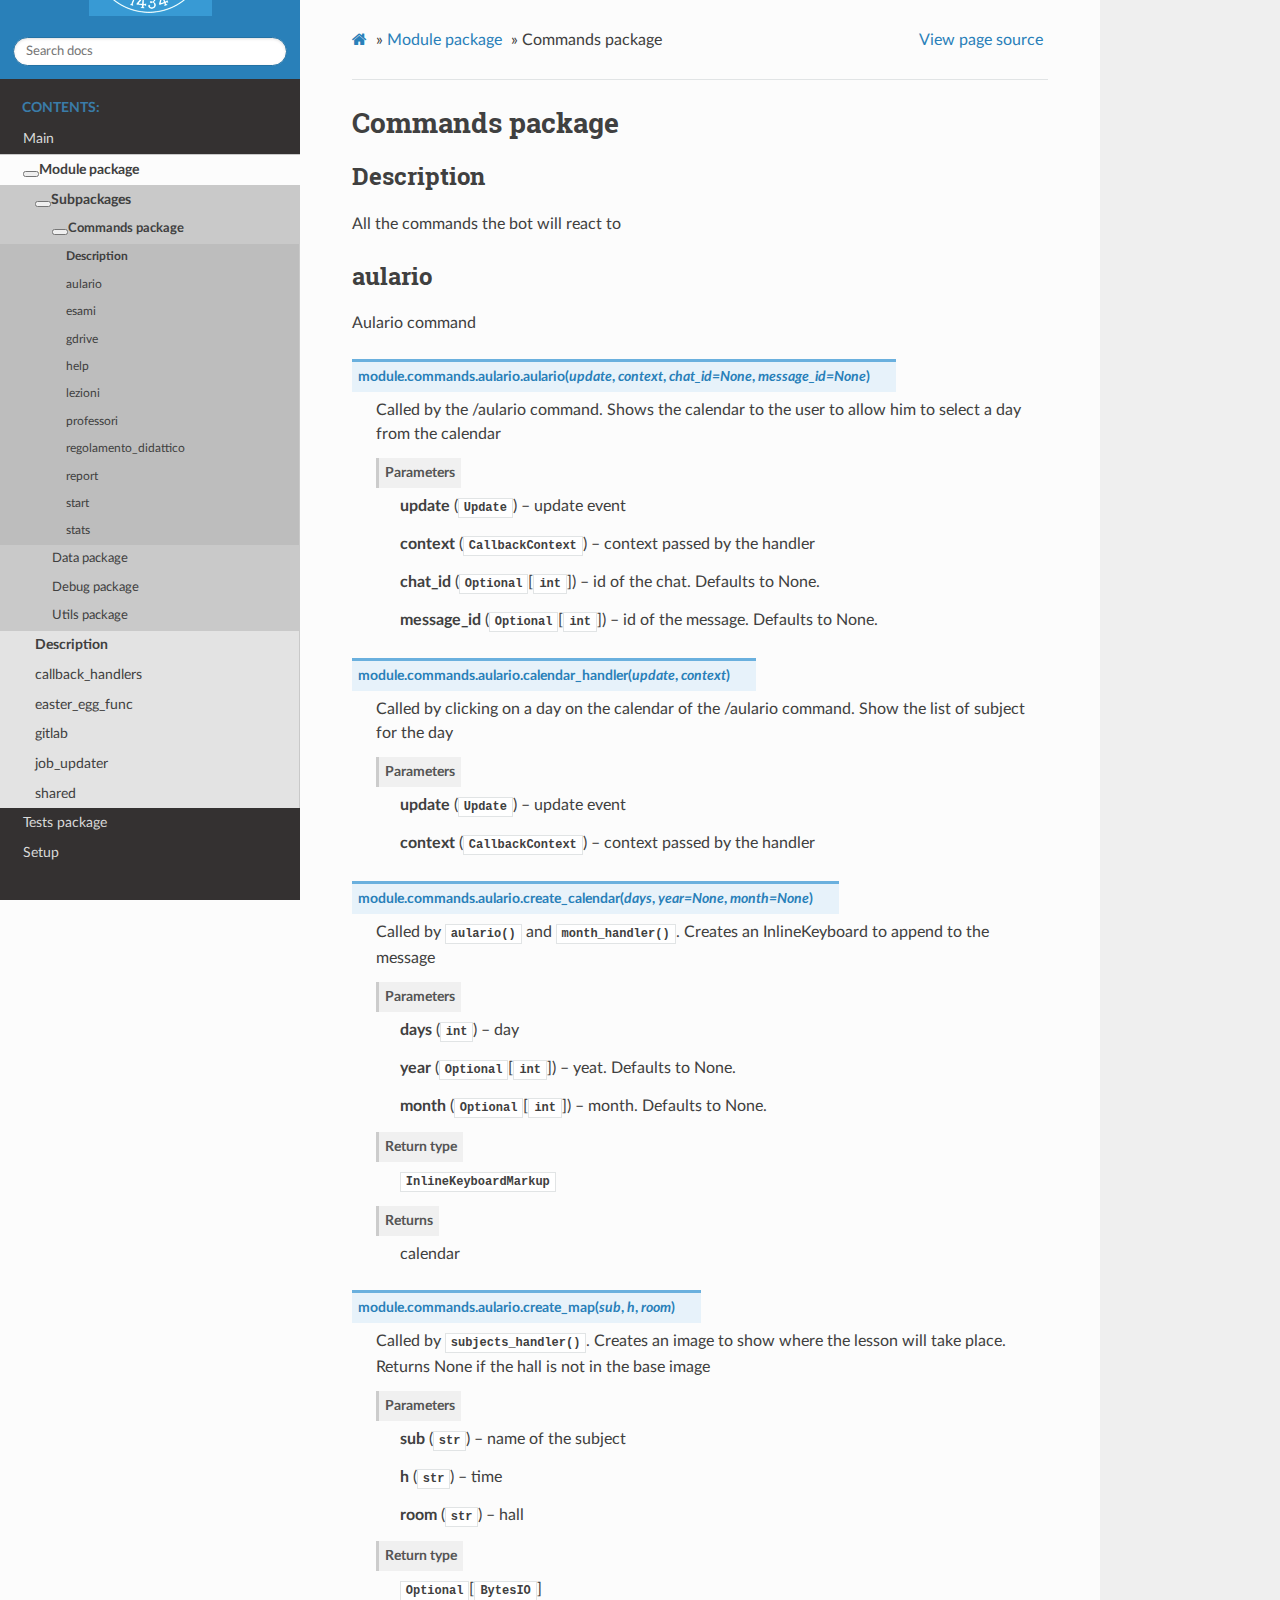
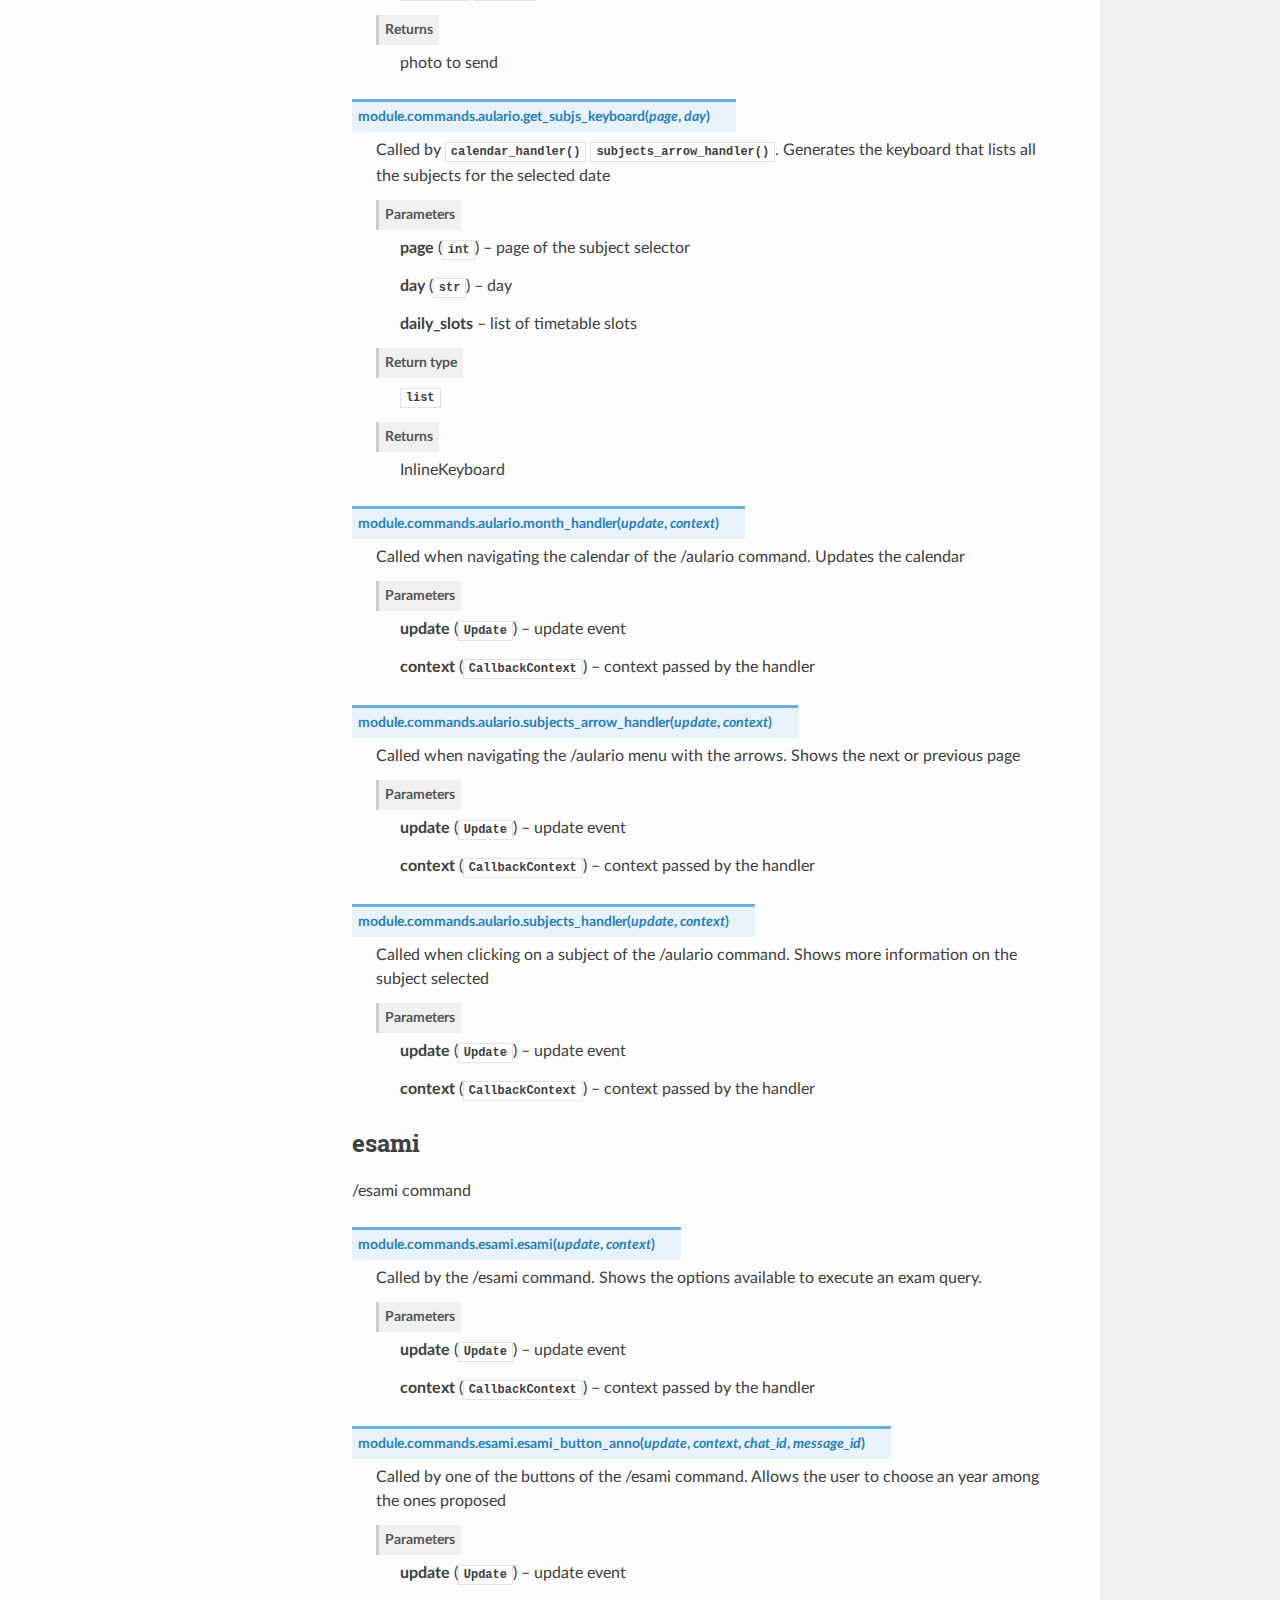
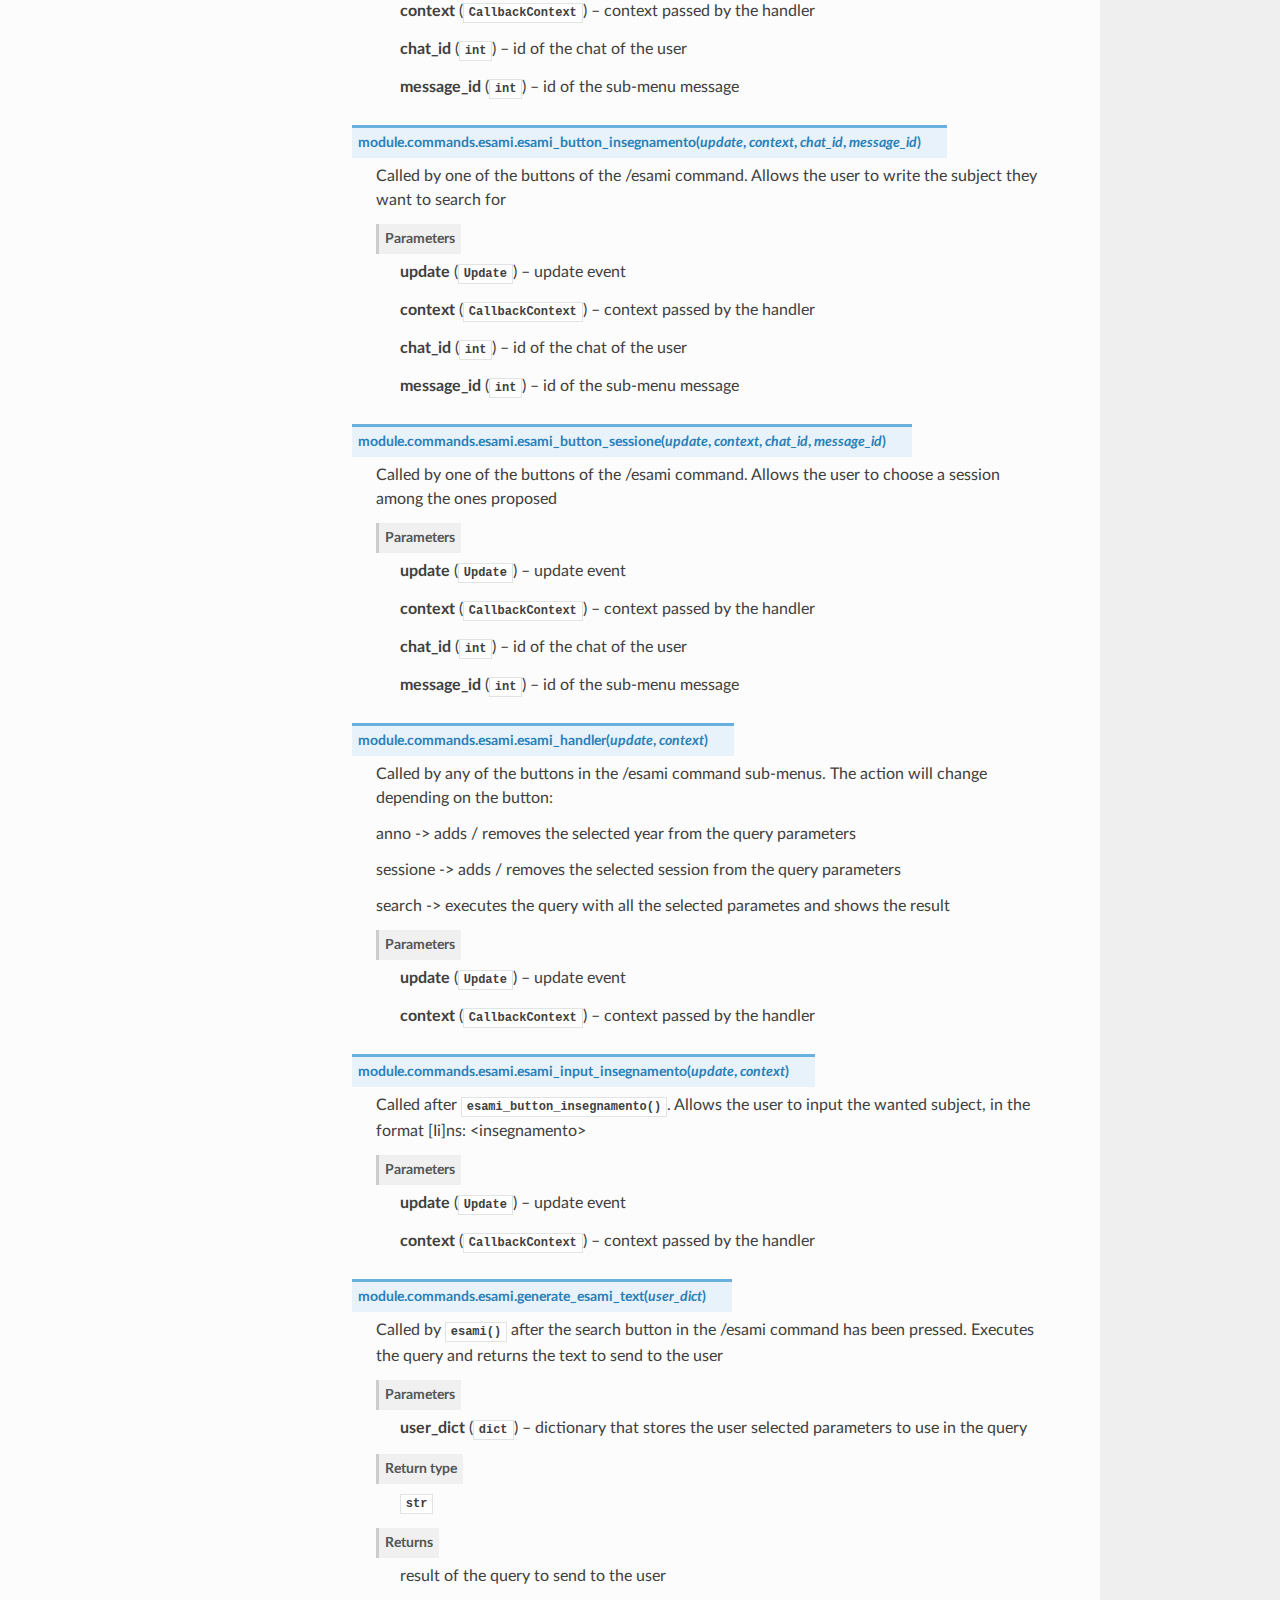
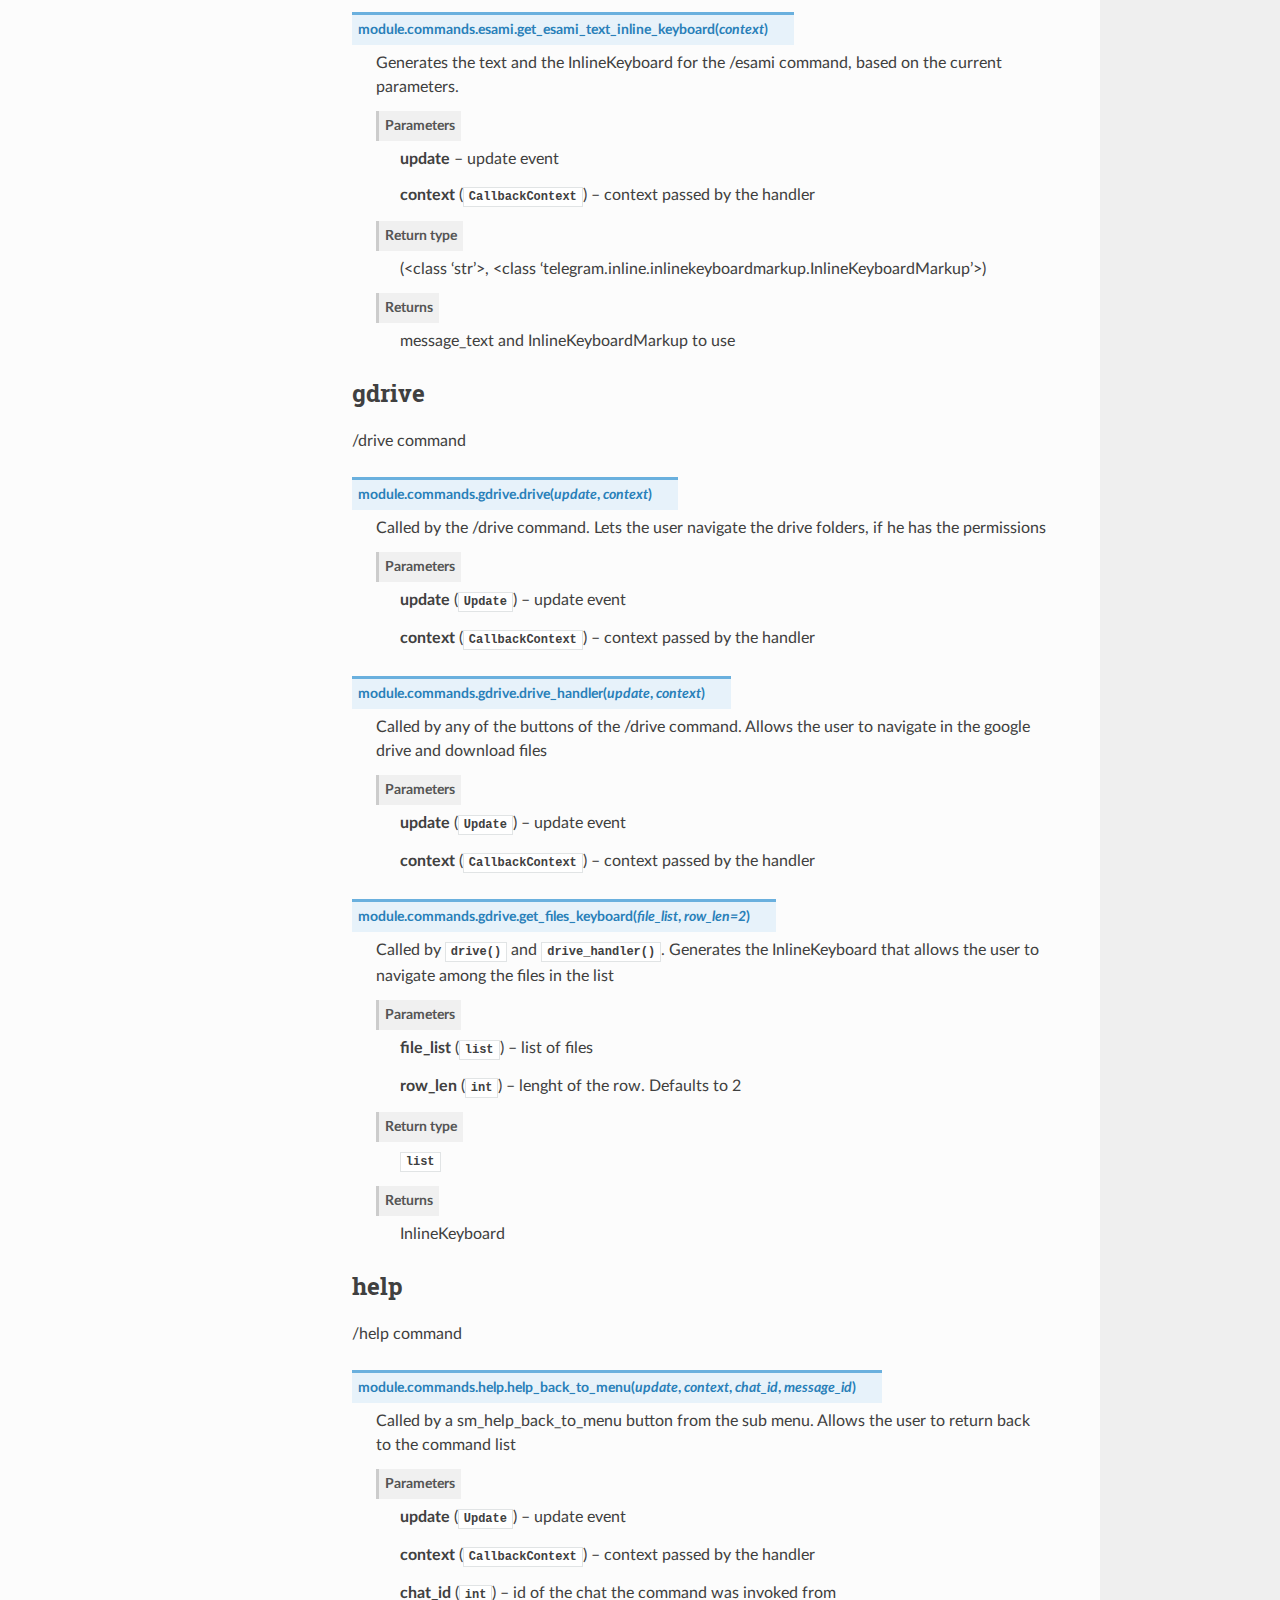
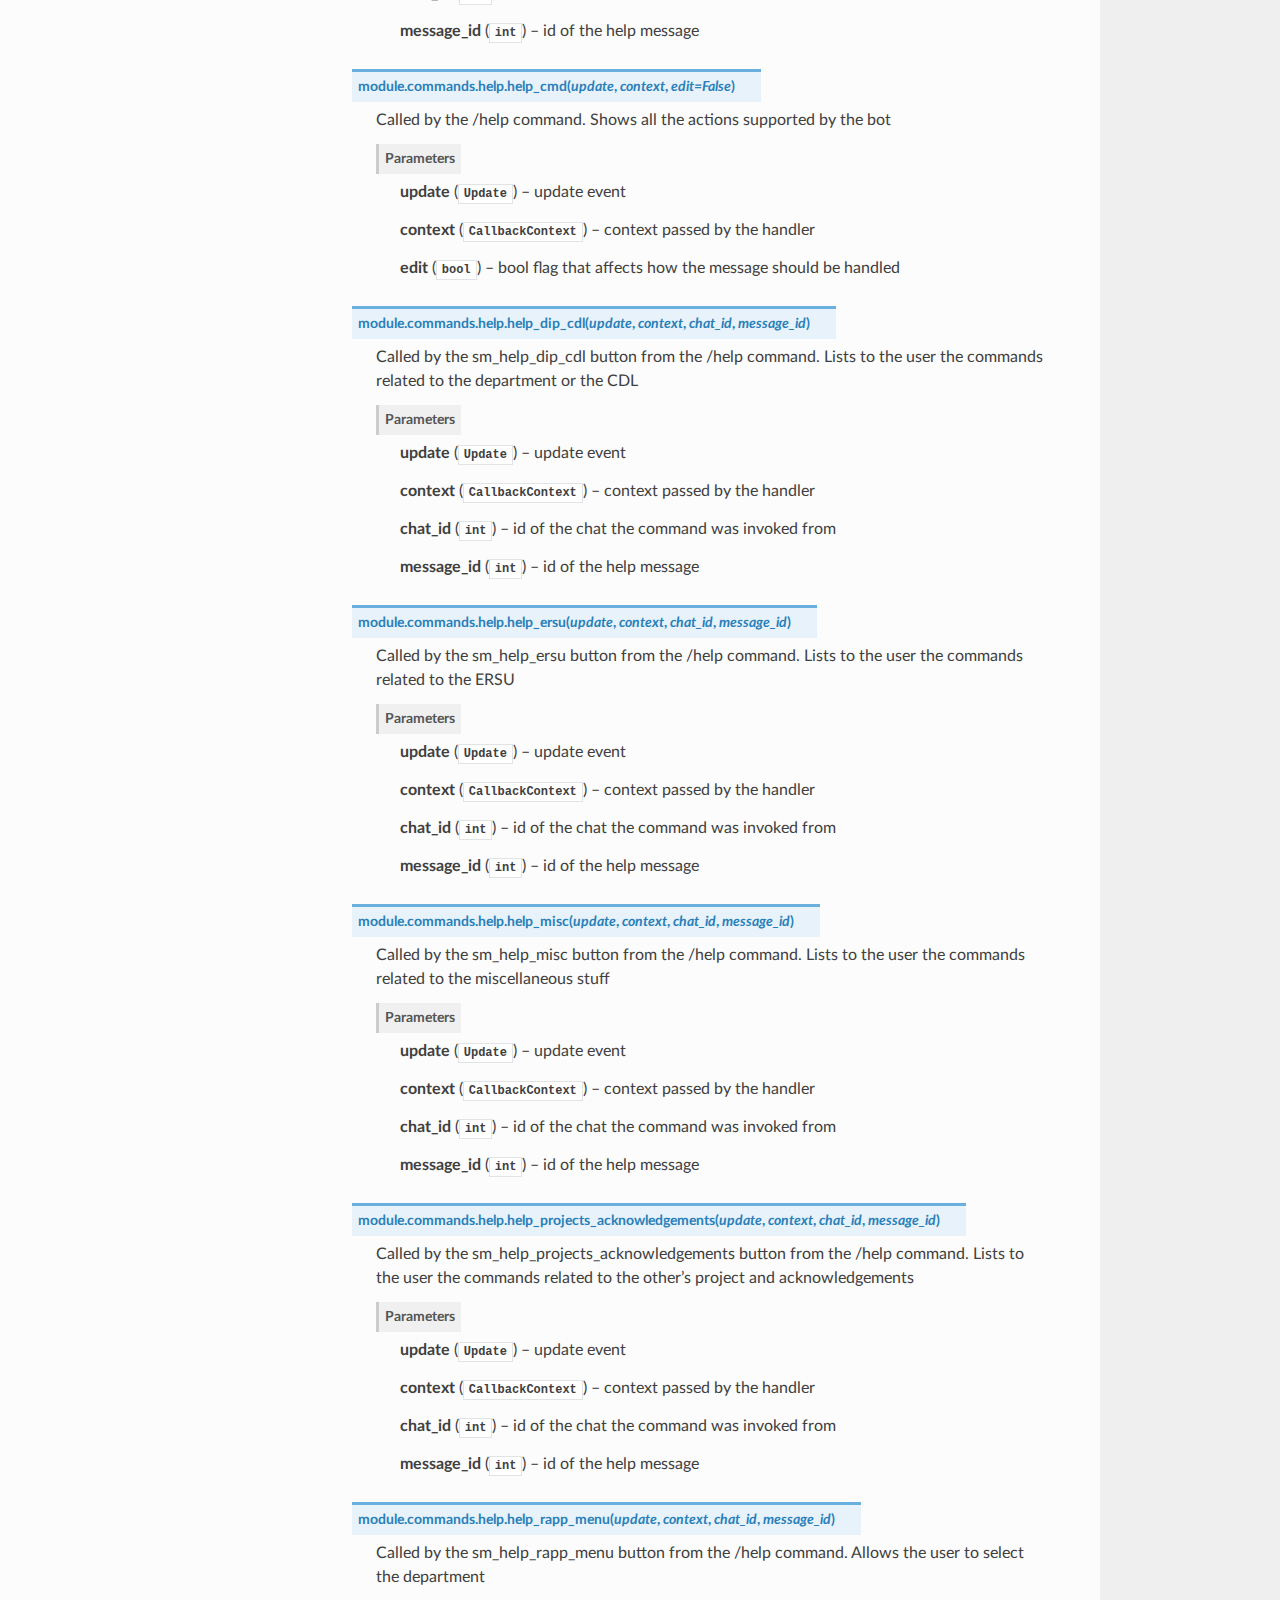
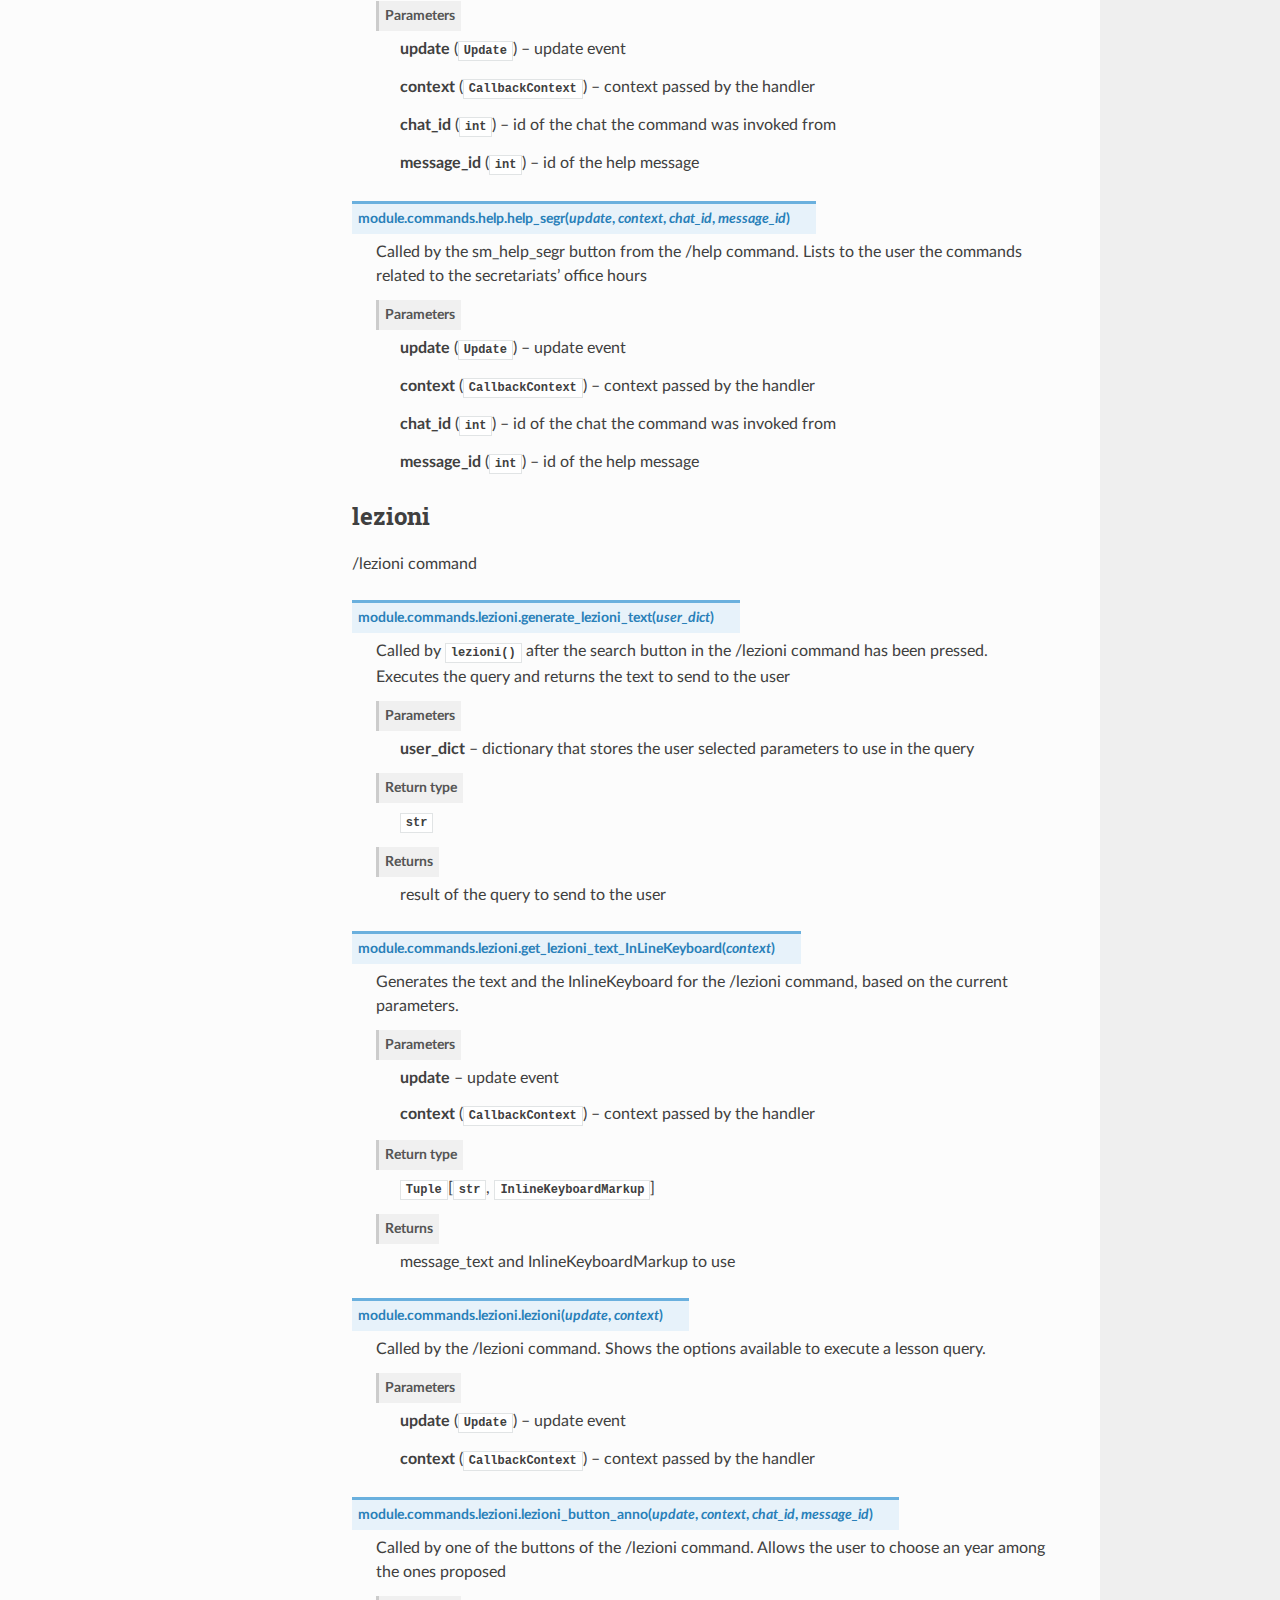
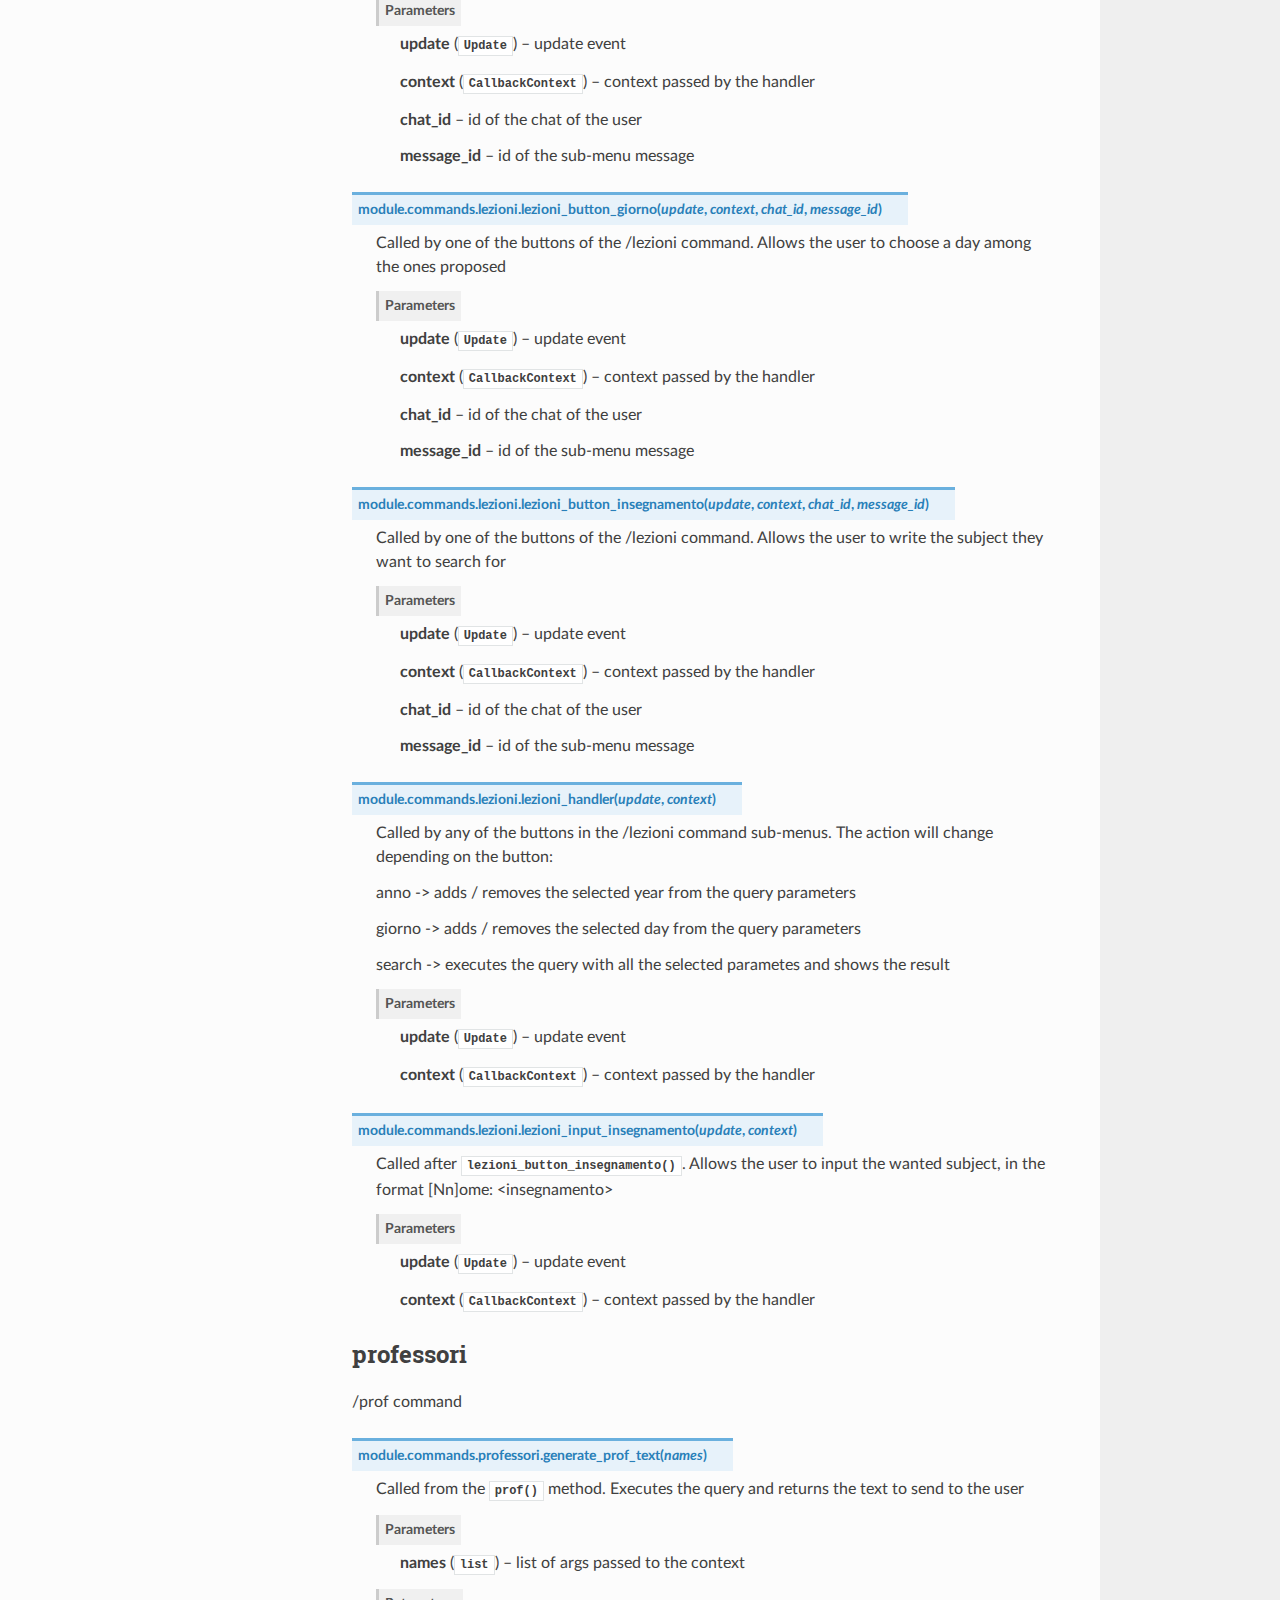
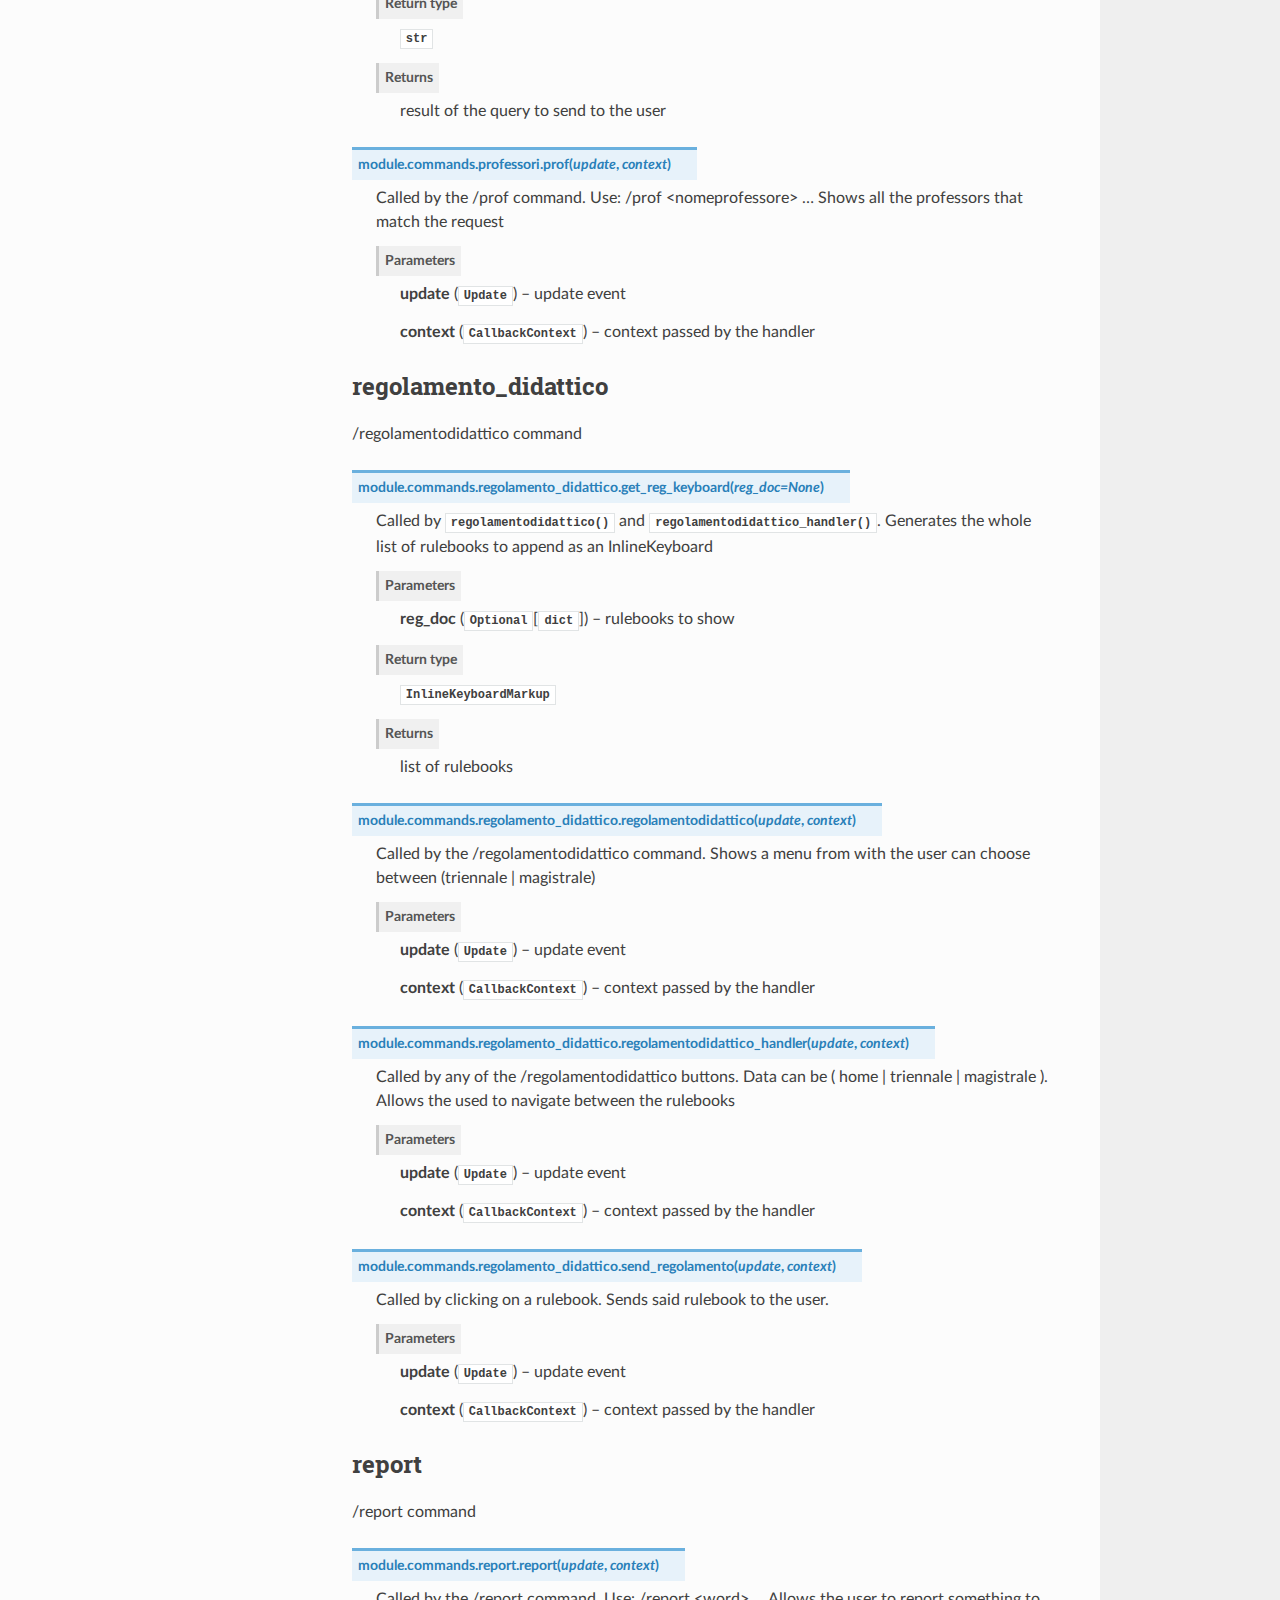
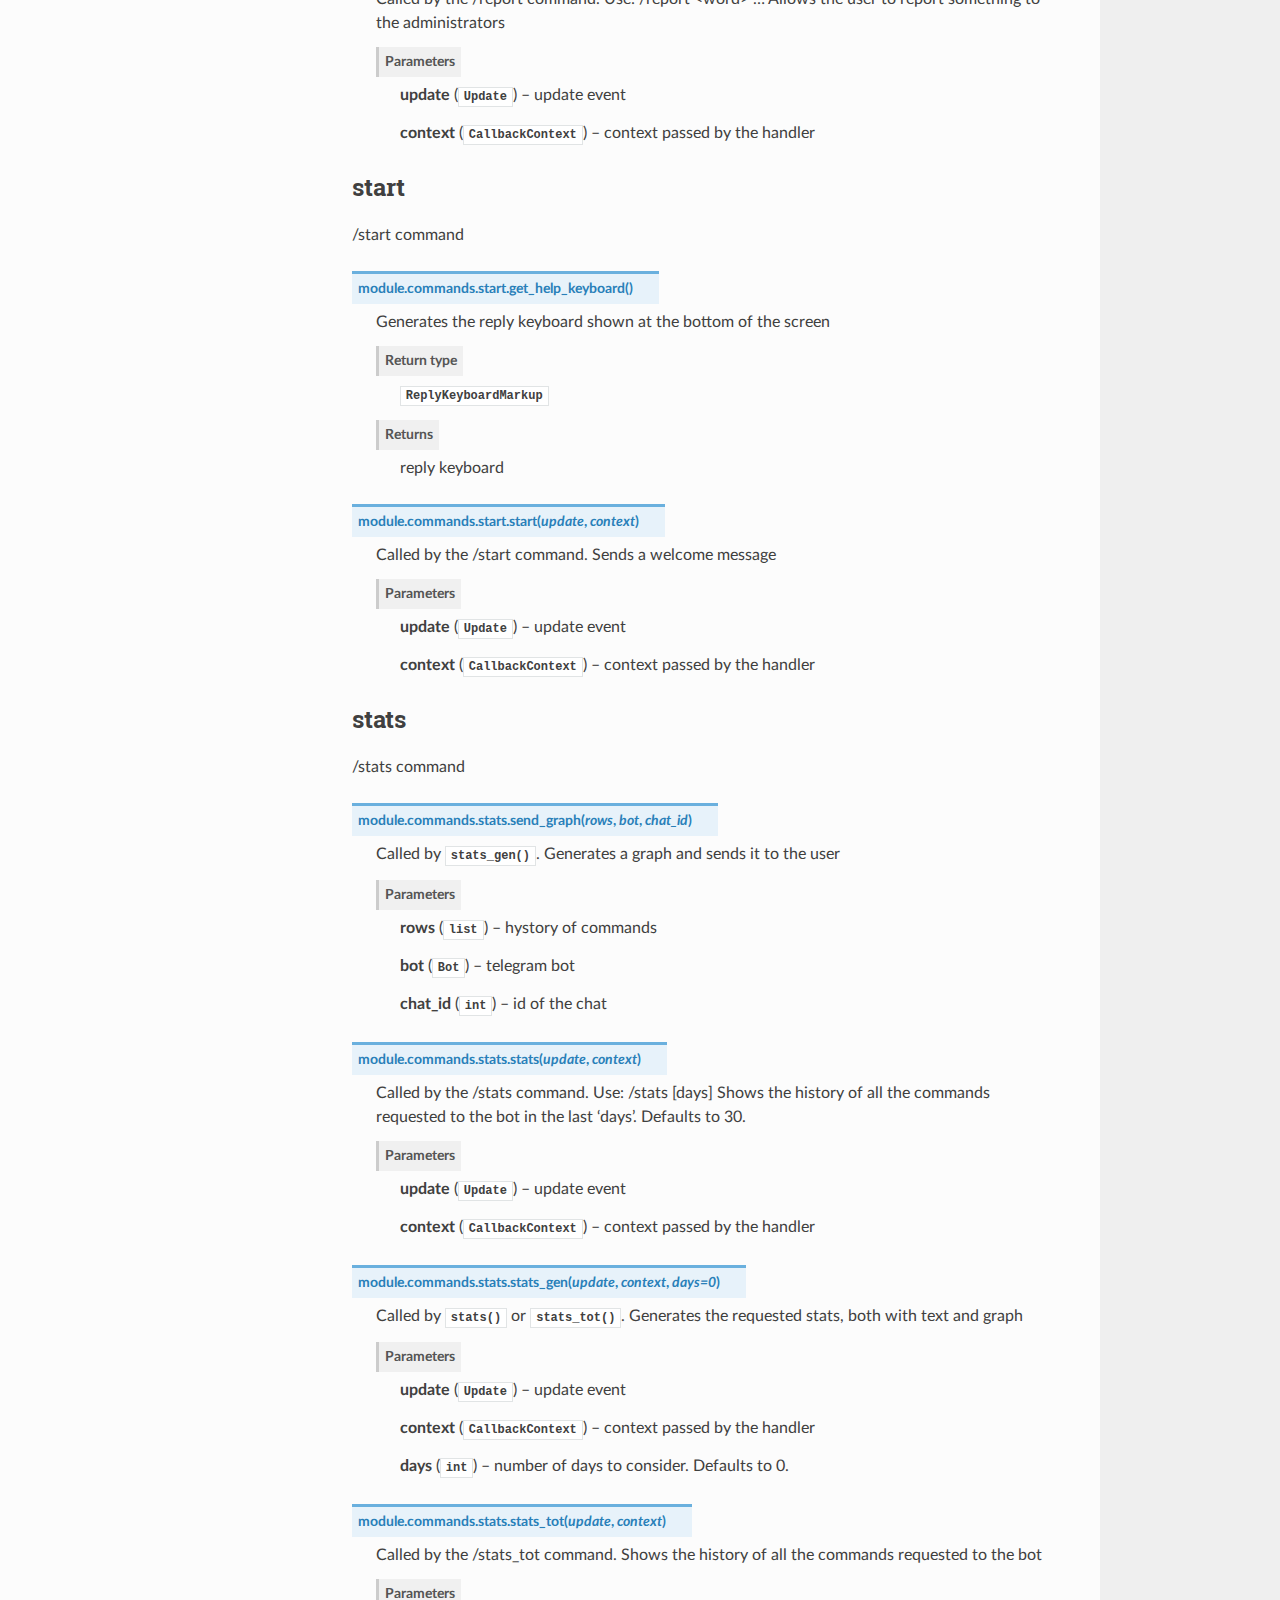
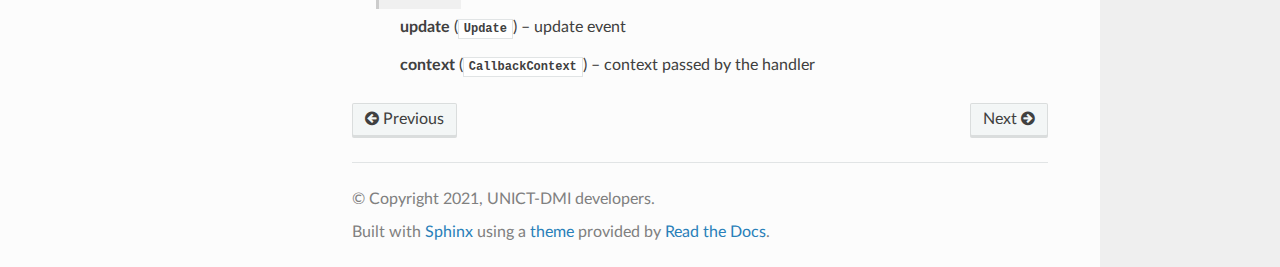
<file: docs/module.commands.html>
<!DOCTYPE html>
<html class="writer-html5" lang="en" >
<head>
  <meta charset="utf-8" /><meta name="generator" content="Docutils 0.17.1: http://docutils.sourceforge.net/" />

  <meta name="viewport" content="width=device-width, initial-scale=1.0" />
  <title>Commands package &mdash; DMI bot  documentation</title>
      <link rel="stylesheet" href="_static/pygments.css" type="text/css" />
      <link rel="stylesheet" href="_static/css/theme.css" type="text/css" />
      <link rel="stylesheet" href="_static/css/dark.css" type="text/css" />
  <!--[if lt IE 9]>
    <script src="_static/js/html5shiv.min.js"></script>
  <![endif]-->
  
        <script data-url_root="./" id="documentation_options" src="_static/documentation_options.js"></script>
        <script src="_static/jquery.js"></script>
        <script src="_static/underscore.js"></script>
        <script src="_static/doctools.js"></script>
    <script src="_static/js/theme.js"></script>
    <link rel="index" title="Index" href="genindex.html" />
    <link rel="search" title="Search" href="search.html" />
    <link rel="next" title="Data package" href="module.data.html" />
    <link rel="prev" title="Module package" href="module.html" /> 
</head>

<body class="wy-body-for-nav"> 
  <div class="wy-grid-for-nav">
    <nav data-toggle="wy-nav-shift" class="wy-nav-side">
      <div class="wy-side-scroll">
        <div class="wy-side-nav-search" >
            <a href="index.html" class="icon icon-home"> DMI bot
            <img src="_static/logo.png" class="logo" alt="Logo"/>
          </a>
<div role="search">
  <form id="rtd-search-form" class="wy-form" action="search.html" method="get">
    <input type="text" name="q" placeholder="Search docs" />
    <input type="hidden" name="check_keywords" value="yes" />
    <input type="hidden" name="area" value="default" />
  </form>
</div>
        </div><div class="wy-menu wy-menu-vertical" data-spy="affix" role="navigation" aria-label="Navigation menu">
              <p class="caption" role="heading"><span class="caption-text">Contents:</span></p>
<ul class="current">
<li class="toctree-l1"><a class="reference internal" href="main.html">Main</a></li>
<li class="toctree-l1 current"><a class="reference internal" href="module.html">Module package</a><ul class="current">
<li class="toctree-l2 current"><a class="reference internal" href="module.html#subpackages">Subpackages</a><ul class="current">
<li class="toctree-l3 current"><a class="current reference internal" href="#">Commands package</a><ul>
<li class="toctree-l4"><a class="reference internal" href="#module-module.commands"><strong>Description</strong></a></li>
<li class="toctree-l4"><a class="reference internal" href="#module-module.commands.aulario">aulario</a></li>
<li class="toctree-l4"><a class="reference internal" href="#module-module.commands.esami">esami</a></li>
<li class="toctree-l4"><a class="reference internal" href="#module-module.commands.gdrive">gdrive</a></li>
<li class="toctree-l4"><a class="reference internal" href="#module-module.commands.help">help</a></li>
<li class="toctree-l4"><a class="reference internal" href="#module-module.commands.lezioni">lezioni</a></li>
<li class="toctree-l4"><a class="reference internal" href="#module-module.commands.professori">professori</a></li>
<li class="toctree-l4"><a class="reference internal" href="#module-module.commands.regolamento_didattico">regolamento_didattico</a></li>
<li class="toctree-l4"><a class="reference internal" href="#module-module.commands.report">report</a></li>
<li class="toctree-l4"><a class="reference internal" href="#module-module.commands.start">start</a></li>
<li class="toctree-l4"><a class="reference internal" href="#module-module.commands.stats">stats</a></li>
</ul>
</li>
<li class="toctree-l3"><a class="reference internal" href="module.data.html">Data package</a></li>
<li class="toctree-l3"><a class="reference internal" href="module.debug.html">Debug package</a></li>
<li class="toctree-l3"><a class="reference internal" href="module.utils.html">Utils package</a></li>
</ul>
</li>
<li class="toctree-l2"><a class="reference internal" href="module.html#module-module"><strong>Description</strong></a></li>
<li class="toctree-l2"><a class="reference internal" href="module.html#module-module.callback_handlers">callback_handlers</a></li>
<li class="toctree-l2"><a class="reference internal" href="module.html#module-module.easter_egg_func">easter_egg_func</a></li>
<li class="toctree-l2"><a class="reference internal" href="module.html#module-module.gitlab">gitlab</a></li>
<li class="toctree-l2"><a class="reference internal" href="module.html#module-module.job_updater">job_updater</a></li>
<li class="toctree-l2"><a class="reference internal" href="module.html#module-module.shared">shared</a></li>
</ul>
</li>
<li class="toctree-l1"><a class="reference internal" href="tests.html">Tests package</a></li>
<li class="toctree-l1"><a class="reference internal" href="setup.html">Setup</a></li>
</ul>

        </div>
      </div>
    </nav>

    <section data-toggle="wy-nav-shift" class="wy-nav-content-wrap"><nav class="wy-nav-top" aria-label="Mobile navigation menu" >
          <i data-toggle="wy-nav-top" class="fa fa-bars"></i>
          <a href="index.html">DMI bot</a>
      </nav>

      <div class="wy-nav-content">
        <div class="rst-content">
          <div role="navigation" aria-label="Page navigation">
  <ul class="wy-breadcrumbs">
      <li><a href="index.html" class="icon icon-home"></a> &raquo;</li>
          <li><a href="module.html">Module package</a> &raquo;</li>
      <li>Commands package</li>
      <li class="wy-breadcrumbs-aside">
            <a href="_sources/module.commands.rst.txt" rel="nofollow"> View page source</a>
      </li>
  </ul>
  <hr/>
</div>
          <div role="main" class="document" itemscope="itemscope" itemtype="http://schema.org/Article">
           <div itemprop="articleBody">
             
  <section id="commands-package">
<h1>Commands package<a class="headerlink" href="#commands-package" title="Permalink to this headline"></a></h1>
<section id="module-module.commands">
<span id="description"></span><h2><strong>Description</strong><a class="headerlink" href="#module-module.commands" title="Permalink to this headline"></a></h2>
<p>All the commands the bot will react to</p>
</section>
<section id="module-module.commands.aulario">
<span id="aulario"></span><h2>aulario<a class="headerlink" href="#module-module.commands.aulario" title="Permalink to this headline"></a></h2>
<p>Aulario command</p>
<dl class="py function">
<dt class="sig sig-object py" id="module.commands.aulario.aulario">
<span class="sig-prename descclassname"><span class="pre">module.commands.aulario.</span></span><span class="sig-name descname"><span class="pre">aulario</span></span><span class="sig-paren">(</span><em class="sig-param"><span class="n"><span class="pre">update</span></span></em>, <em class="sig-param"><span class="n"><span class="pre">context</span></span></em>, <em class="sig-param"><span class="n"><span class="pre">chat_id</span></span><span class="o"><span class="pre">=</span></span><span class="default_value"><span class="pre">None</span></span></em>, <em class="sig-param"><span class="n"><span class="pre">message_id</span></span><span class="o"><span class="pre">=</span></span><span class="default_value"><span class="pre">None</span></span></em><span class="sig-paren">)</span><a class="headerlink" href="#module.commands.aulario.aulario" title="Permalink to this definition"></a></dt>
<dd><p>Called by the /aulario command.
Shows the calendar to the user to allow him to select a day from the calendar</p>
<dl class="field-list simple">
<dt class="field-odd">Parameters</dt>
<dd class="field-odd"><ul class="simple">
<li><p><strong>update</strong> (<code class="xref py py-class docutils literal notranslate"><span class="pre">Update</span></code>) – update event</p></li>
<li><p><strong>context</strong> (<code class="xref py py-class docutils literal notranslate"><span class="pre">CallbackContext</span></code>) – context passed by the handler</p></li>
<li><p><strong>chat_id</strong> (<code class="xref py py-data docutils literal notranslate"><span class="pre">Optional</span></code>[<code class="xref py py-class docutils literal notranslate"><span class="pre">int</span></code>]) – id of the chat. Defaults to None.</p></li>
<li><p><strong>message_id</strong> (<code class="xref py py-data docutils literal notranslate"><span class="pre">Optional</span></code>[<code class="xref py py-class docutils literal notranslate"><span class="pre">int</span></code>]) – id of the message. Defaults to None.</p></li>
</ul>
</dd>
</dl>
</dd></dl>

<dl class="py function">
<dt class="sig sig-object py" id="module.commands.aulario.calendar_handler">
<span class="sig-prename descclassname"><span class="pre">module.commands.aulario.</span></span><span class="sig-name descname"><span class="pre">calendar_handler</span></span><span class="sig-paren">(</span><em class="sig-param"><span class="n"><span class="pre">update</span></span></em>, <em class="sig-param"><span class="n"><span class="pre">context</span></span></em><span class="sig-paren">)</span><a class="headerlink" href="#module.commands.aulario.calendar_handler" title="Permalink to this definition"></a></dt>
<dd><p>Called by clicking on a day on the calendar of the /aulario command.
Show the list of subject for the day</p>
<dl class="field-list simple">
<dt class="field-odd">Parameters</dt>
<dd class="field-odd"><ul class="simple">
<li><p><strong>update</strong> (<code class="xref py py-class docutils literal notranslate"><span class="pre">Update</span></code>) – update event</p></li>
<li><p><strong>context</strong> (<code class="xref py py-class docutils literal notranslate"><span class="pre">CallbackContext</span></code>) – context passed by the handler</p></li>
</ul>
</dd>
</dl>
</dd></dl>

<dl class="py function">
<dt class="sig sig-object py" id="module.commands.aulario.create_calendar">
<span class="sig-prename descclassname"><span class="pre">module.commands.aulario.</span></span><span class="sig-name descname"><span class="pre">create_calendar</span></span><span class="sig-paren">(</span><em class="sig-param"><span class="n"><span class="pre">days</span></span></em>, <em class="sig-param"><span class="n"><span class="pre">year</span></span><span class="o"><span class="pre">=</span></span><span class="default_value"><span class="pre">None</span></span></em>, <em class="sig-param"><span class="n"><span class="pre">month</span></span><span class="o"><span class="pre">=</span></span><span class="default_value"><span class="pre">None</span></span></em><span class="sig-paren">)</span><a class="headerlink" href="#module.commands.aulario.create_calendar" title="Permalink to this definition"></a></dt>
<dd><p>Called by <a class="reference internal" href="#module.commands.aulario.aulario" title="module.commands.aulario.aulario"><code class="xref py py-meth docutils literal notranslate"><span class="pre">aulario()</span></code></a> and <a class="reference internal" href="#module.commands.aulario.month_handler" title="module.commands.aulario.month_handler"><code class="xref py py-meth docutils literal notranslate"><span class="pre">month_handler()</span></code></a>.
Creates an InlineKeyboard to append to the message</p>
<dl class="field-list simple">
<dt class="field-odd">Parameters</dt>
<dd class="field-odd"><ul class="simple">
<li><p><strong>days</strong> (<code class="xref py py-class docutils literal notranslate"><span class="pre">int</span></code>) – day</p></li>
<li><p><strong>year</strong> (<code class="xref py py-data docutils literal notranslate"><span class="pre">Optional</span></code>[<code class="xref py py-class docutils literal notranslate"><span class="pre">int</span></code>]) – yeat. Defaults to None.</p></li>
<li><p><strong>month</strong> (<code class="xref py py-data docutils literal notranslate"><span class="pre">Optional</span></code>[<code class="xref py py-class docutils literal notranslate"><span class="pre">int</span></code>]) – month. Defaults to None.</p></li>
</ul>
</dd>
<dt class="field-even">Return type</dt>
<dd class="field-even"><p><code class="xref py py-class docutils literal notranslate"><span class="pre">InlineKeyboardMarkup</span></code></p>
</dd>
<dt class="field-odd">Returns</dt>
<dd class="field-odd"><p>calendar</p>
</dd>
</dl>
</dd></dl>

<dl class="py function">
<dt class="sig sig-object py" id="module.commands.aulario.create_map">
<span class="sig-prename descclassname"><span class="pre">module.commands.aulario.</span></span><span class="sig-name descname"><span class="pre">create_map</span></span><span class="sig-paren">(</span><em class="sig-param"><span class="n"><span class="pre">sub</span></span></em>, <em class="sig-param"><span class="n"><span class="pre">h</span></span></em>, <em class="sig-param"><span class="n"><span class="pre">room</span></span></em><span class="sig-paren">)</span><a class="headerlink" href="#module.commands.aulario.create_map" title="Permalink to this definition"></a></dt>
<dd><p>Called by <a class="reference internal" href="#module.commands.aulario.subjects_handler" title="module.commands.aulario.subjects_handler"><code class="xref py py-meth docutils literal notranslate"><span class="pre">subjects_handler()</span></code></a>.
Creates an image to show where the lesson will take place.
Returns None if the hall is not in the base image</p>
<dl class="field-list simple">
<dt class="field-odd">Parameters</dt>
<dd class="field-odd"><ul class="simple">
<li><p><strong>sub</strong> (<code class="xref py py-class docutils literal notranslate"><span class="pre">str</span></code>) – name of the subject</p></li>
<li><p><strong>h</strong> (<code class="xref py py-class docutils literal notranslate"><span class="pre">str</span></code>) – time</p></li>
<li><p><strong>room</strong> (<code class="xref py py-class docutils literal notranslate"><span class="pre">str</span></code>) – hall</p></li>
</ul>
</dd>
<dt class="field-even">Return type</dt>
<dd class="field-even"><p><code class="xref py py-data docutils literal notranslate"><span class="pre">Optional</span></code>[<code class="xref py py-class docutils literal notranslate"><span class="pre">BytesIO</span></code>]</p>
</dd>
<dt class="field-odd">Returns</dt>
<dd class="field-odd"><p>photo to send</p>
</dd>
</dl>
</dd></dl>

<dl class="py function">
<dt class="sig sig-object py" id="module.commands.aulario.get_subjs_keyboard">
<span class="sig-prename descclassname"><span class="pre">module.commands.aulario.</span></span><span class="sig-name descname"><span class="pre">get_subjs_keyboard</span></span><span class="sig-paren">(</span><em class="sig-param"><span class="n"><span class="pre">page</span></span></em>, <em class="sig-param"><span class="n"><span class="pre">day</span></span></em><span class="sig-paren">)</span><a class="headerlink" href="#module.commands.aulario.get_subjs_keyboard" title="Permalink to this definition"></a></dt>
<dd><p>Called by <a class="reference internal" href="#module.commands.aulario.calendar_handler" title="module.commands.aulario.calendar_handler"><code class="xref py py-meth docutils literal notranslate"><span class="pre">calendar_handler()</span></code></a> <a class="reference internal" href="#module.commands.aulario.subjects_arrow_handler" title="module.commands.aulario.subjects_arrow_handler"><code class="xref py py-meth docutils literal notranslate"><span class="pre">subjects_arrow_handler()</span></code></a>.
Generates the keyboard that lists all the subjects for the selected date</p>
<dl class="field-list simple">
<dt class="field-odd">Parameters</dt>
<dd class="field-odd"><ul class="simple">
<li><p><strong>page</strong> (<code class="xref py py-class docutils literal notranslate"><span class="pre">int</span></code>) – page of the subject selector</p></li>
<li><p><strong>day</strong> (<code class="xref py py-class docutils literal notranslate"><span class="pre">str</span></code>) – day</p></li>
<li><p><strong>daily_slots</strong> – list of timetable slots</p></li>
</ul>
</dd>
<dt class="field-even">Return type</dt>
<dd class="field-even"><p><code class="xref py py-class docutils literal notranslate"><span class="pre">list</span></code></p>
</dd>
<dt class="field-odd">Returns</dt>
<dd class="field-odd"><p>InlineKeyboard</p>
</dd>
</dl>
</dd></dl>

<dl class="py function">
<dt class="sig sig-object py" id="module.commands.aulario.month_handler">
<span class="sig-prename descclassname"><span class="pre">module.commands.aulario.</span></span><span class="sig-name descname"><span class="pre">month_handler</span></span><span class="sig-paren">(</span><em class="sig-param"><span class="n"><span class="pre">update</span></span></em>, <em class="sig-param"><span class="n"><span class="pre">context</span></span></em><span class="sig-paren">)</span><a class="headerlink" href="#module.commands.aulario.month_handler" title="Permalink to this definition"></a></dt>
<dd><p>Called when navigating the calendar of the /aulario command.
Updates the calendar</p>
<dl class="field-list simple">
<dt class="field-odd">Parameters</dt>
<dd class="field-odd"><ul class="simple">
<li><p><strong>update</strong> (<code class="xref py py-class docutils literal notranslate"><span class="pre">Update</span></code>) – update event</p></li>
<li><p><strong>context</strong> (<code class="xref py py-class docutils literal notranslate"><span class="pre">CallbackContext</span></code>) – context passed by the handler</p></li>
</ul>
</dd>
</dl>
</dd></dl>

<dl class="py function">
<dt class="sig sig-object py" id="module.commands.aulario.subjects_arrow_handler">
<span class="sig-prename descclassname"><span class="pre">module.commands.aulario.</span></span><span class="sig-name descname"><span class="pre">subjects_arrow_handler</span></span><span class="sig-paren">(</span><em class="sig-param"><span class="n"><span class="pre">update</span></span></em>, <em class="sig-param"><span class="n"><span class="pre">context</span></span></em><span class="sig-paren">)</span><a class="headerlink" href="#module.commands.aulario.subjects_arrow_handler" title="Permalink to this definition"></a></dt>
<dd><p>Called when navigating the /aulario menu with the arrows.
Shows the next or previous page</p>
<dl class="field-list simple">
<dt class="field-odd">Parameters</dt>
<dd class="field-odd"><ul class="simple">
<li><p><strong>update</strong> (<code class="xref py py-class docutils literal notranslate"><span class="pre">Update</span></code>) – update event</p></li>
<li><p><strong>context</strong> (<code class="xref py py-class docutils literal notranslate"><span class="pre">CallbackContext</span></code>) – context passed by the handler</p></li>
</ul>
</dd>
</dl>
</dd></dl>

<dl class="py function">
<dt class="sig sig-object py" id="module.commands.aulario.subjects_handler">
<span class="sig-prename descclassname"><span class="pre">module.commands.aulario.</span></span><span class="sig-name descname"><span class="pre">subjects_handler</span></span><span class="sig-paren">(</span><em class="sig-param"><span class="n"><span class="pre">update</span></span></em>, <em class="sig-param"><span class="n"><span class="pre">context</span></span></em><span class="sig-paren">)</span><a class="headerlink" href="#module.commands.aulario.subjects_handler" title="Permalink to this definition"></a></dt>
<dd><p>Called when clicking on a subject of the /aulario command.
Shows more information on the subject selected</p>
<dl class="field-list simple">
<dt class="field-odd">Parameters</dt>
<dd class="field-odd"><ul class="simple">
<li><p><strong>update</strong> (<code class="xref py py-class docutils literal notranslate"><span class="pre">Update</span></code>) – update event</p></li>
<li><p><strong>context</strong> (<code class="xref py py-class docutils literal notranslate"><span class="pre">CallbackContext</span></code>) – context passed by the handler</p></li>
</ul>
</dd>
</dl>
</dd></dl>

</section>
<section id="module-module.commands.esami">
<span id="esami"></span><h2>esami<a class="headerlink" href="#module-module.commands.esami" title="Permalink to this headline"></a></h2>
<p>/esami command</p>
<dl class="py function">
<dt class="sig sig-object py" id="module.commands.esami.esami">
<span class="sig-prename descclassname"><span class="pre">module.commands.esami.</span></span><span class="sig-name descname"><span class="pre">esami</span></span><span class="sig-paren">(</span><em class="sig-param"><span class="n"><span class="pre">update</span></span></em>, <em class="sig-param"><span class="n"><span class="pre">context</span></span></em><span class="sig-paren">)</span><a class="headerlink" href="#module.commands.esami.esami" title="Permalink to this definition"></a></dt>
<dd><p>Called by the /esami command.
Shows the options available to execute an exam query.</p>
<dl class="field-list simple">
<dt class="field-odd">Parameters</dt>
<dd class="field-odd"><ul class="simple">
<li><p><strong>update</strong> (<code class="xref py py-class docutils literal notranslate"><span class="pre">Update</span></code>) – update event</p></li>
<li><p><strong>context</strong> (<code class="xref py py-class docutils literal notranslate"><span class="pre">CallbackContext</span></code>) – context passed by the handler</p></li>
</ul>
</dd>
</dl>
</dd></dl>

<dl class="py function">
<dt class="sig sig-object py" id="module.commands.esami.esami_button_anno">
<span class="sig-prename descclassname"><span class="pre">module.commands.esami.</span></span><span class="sig-name descname"><span class="pre">esami_button_anno</span></span><span class="sig-paren">(</span><em class="sig-param"><span class="n"><span class="pre">update</span></span></em>, <em class="sig-param"><span class="n"><span class="pre">context</span></span></em>, <em class="sig-param"><span class="n"><span class="pre">chat_id</span></span></em>, <em class="sig-param"><span class="n"><span class="pre">message_id</span></span></em><span class="sig-paren">)</span><a class="headerlink" href="#module.commands.esami.esami_button_anno" title="Permalink to this definition"></a></dt>
<dd><p>Called by one of the buttons of the /esami command.
Allows the user to choose an year among the ones proposed</p>
<dl class="field-list simple">
<dt class="field-odd">Parameters</dt>
<dd class="field-odd"><ul class="simple">
<li><p><strong>update</strong> (<code class="xref py py-class docutils literal notranslate"><span class="pre">Update</span></code>) – update event</p></li>
<li><p><strong>context</strong> (<code class="xref py py-class docutils literal notranslate"><span class="pre">CallbackContext</span></code>) – context passed by the handler</p></li>
<li><p><strong>chat_id</strong> (<code class="xref py py-class docutils literal notranslate"><span class="pre">int</span></code>) – id of the chat of the user</p></li>
<li><p><strong>message_id</strong> (<code class="xref py py-class docutils literal notranslate"><span class="pre">int</span></code>) – id of the sub-menu message</p></li>
</ul>
</dd>
</dl>
</dd></dl>

<dl class="py function">
<dt class="sig sig-object py" id="module.commands.esami.esami_button_insegnamento">
<span class="sig-prename descclassname"><span class="pre">module.commands.esami.</span></span><span class="sig-name descname"><span class="pre">esami_button_insegnamento</span></span><span class="sig-paren">(</span><em class="sig-param"><span class="n"><span class="pre">update</span></span></em>, <em class="sig-param"><span class="n"><span class="pre">context</span></span></em>, <em class="sig-param"><span class="n"><span class="pre">chat_id</span></span></em>, <em class="sig-param"><span class="n"><span class="pre">message_id</span></span></em><span class="sig-paren">)</span><a class="headerlink" href="#module.commands.esami.esami_button_insegnamento" title="Permalink to this definition"></a></dt>
<dd><p>Called by one of the buttons of the /esami command.
Allows the user to write the subject they want to search for</p>
<dl class="field-list simple">
<dt class="field-odd">Parameters</dt>
<dd class="field-odd"><ul class="simple">
<li><p><strong>update</strong> (<code class="xref py py-class docutils literal notranslate"><span class="pre">Update</span></code>) – update event</p></li>
<li><p><strong>context</strong> (<code class="xref py py-class docutils literal notranslate"><span class="pre">CallbackContext</span></code>) – context passed by the handler</p></li>
<li><p><strong>chat_id</strong> (<code class="xref py py-class docutils literal notranslate"><span class="pre">int</span></code>) – id of the chat of the user</p></li>
<li><p><strong>message_id</strong> (<code class="xref py py-class docutils literal notranslate"><span class="pre">int</span></code>) – id of the sub-menu message</p></li>
</ul>
</dd>
</dl>
</dd></dl>

<dl class="py function">
<dt class="sig sig-object py" id="module.commands.esami.esami_button_sessione">
<span class="sig-prename descclassname"><span class="pre">module.commands.esami.</span></span><span class="sig-name descname"><span class="pre">esami_button_sessione</span></span><span class="sig-paren">(</span><em class="sig-param"><span class="n"><span class="pre">update</span></span></em>, <em class="sig-param"><span class="n"><span class="pre">context</span></span></em>, <em class="sig-param"><span class="n"><span class="pre">chat_id</span></span></em>, <em class="sig-param"><span class="n"><span class="pre">message_id</span></span></em><span class="sig-paren">)</span><a class="headerlink" href="#module.commands.esami.esami_button_sessione" title="Permalink to this definition"></a></dt>
<dd><p>Called by one of the buttons of the /esami command.
Allows the user to choose a session among the ones proposed</p>
<dl class="field-list simple">
<dt class="field-odd">Parameters</dt>
<dd class="field-odd"><ul class="simple">
<li><p><strong>update</strong> (<code class="xref py py-class docutils literal notranslate"><span class="pre">Update</span></code>) – update event</p></li>
<li><p><strong>context</strong> (<code class="xref py py-class docutils literal notranslate"><span class="pre">CallbackContext</span></code>) – context passed by the handler</p></li>
<li><p><strong>chat_id</strong> (<code class="xref py py-class docutils literal notranslate"><span class="pre">int</span></code>) – id of the chat of the user</p></li>
<li><p><strong>message_id</strong> (<code class="xref py py-class docutils literal notranslate"><span class="pre">int</span></code>) – id of the sub-menu message</p></li>
</ul>
</dd>
</dl>
</dd></dl>

<dl class="py function">
<dt class="sig sig-object py" id="module.commands.esami.esami_handler">
<span class="sig-prename descclassname"><span class="pre">module.commands.esami.</span></span><span class="sig-name descname"><span class="pre">esami_handler</span></span><span class="sig-paren">(</span><em class="sig-param"><span class="n"><span class="pre">update</span></span></em>, <em class="sig-param"><span class="n"><span class="pre">context</span></span></em><span class="sig-paren">)</span><a class="headerlink" href="#module.commands.esami.esami_handler" title="Permalink to this definition"></a></dt>
<dd><p>Called by any of the buttons in the /esami command sub-menus.
The action will change depending on the button:</p>
<ul class="simple">
<li><p>anno -&gt; adds / removes the selected year from the query parameters</p></li>
<li><p>sessione -&gt; adds / removes the selected session from the query parameters</p></li>
<li><p>search -&gt; executes the query with all the selected parametes and shows the result</p></li>
</ul>
<dl class="field-list simple">
<dt class="field-odd">Parameters</dt>
<dd class="field-odd"><ul class="simple">
<li><p><strong>update</strong> (<code class="xref py py-class docutils literal notranslate"><span class="pre">Update</span></code>) – update event</p></li>
<li><p><strong>context</strong> (<code class="xref py py-class docutils literal notranslate"><span class="pre">CallbackContext</span></code>) – context passed by the handler</p></li>
</ul>
</dd>
</dl>
</dd></dl>

<dl class="py function">
<dt class="sig sig-object py" id="module.commands.esami.esami_input_insegnamento">
<span class="sig-prename descclassname"><span class="pre">module.commands.esami.</span></span><span class="sig-name descname"><span class="pre">esami_input_insegnamento</span></span><span class="sig-paren">(</span><em class="sig-param"><span class="n"><span class="pre">update</span></span></em>, <em class="sig-param"><span class="n"><span class="pre">context</span></span></em><span class="sig-paren">)</span><a class="headerlink" href="#module.commands.esami.esami_input_insegnamento" title="Permalink to this definition"></a></dt>
<dd><p>Called after <a class="reference internal" href="#module.commands.esami.esami_button_insegnamento" title="module.commands.esami.esami_button_insegnamento"><code class="xref py py-func docutils literal notranslate"><span class="pre">esami_button_insegnamento()</span></code></a>.
Allows the user to input the wanted subject, in the format [Ii]ns: &lt;insegnamento&gt;</p>
<dl class="field-list simple">
<dt class="field-odd">Parameters</dt>
<dd class="field-odd"><ul class="simple">
<li><p><strong>update</strong> (<code class="xref py py-class docutils literal notranslate"><span class="pre">Update</span></code>) – update event</p></li>
<li><p><strong>context</strong> (<code class="xref py py-class docutils literal notranslate"><span class="pre">CallbackContext</span></code>) – context passed by the handler</p></li>
</ul>
</dd>
</dl>
</dd></dl>

<dl class="py function">
<dt class="sig sig-object py" id="module.commands.esami.generate_esami_text">
<span class="sig-prename descclassname"><span class="pre">module.commands.esami.</span></span><span class="sig-name descname"><span class="pre">generate_esami_text</span></span><span class="sig-paren">(</span><em class="sig-param"><span class="n"><span class="pre">user_dict</span></span></em><span class="sig-paren">)</span><a class="headerlink" href="#module.commands.esami.generate_esami_text" title="Permalink to this definition"></a></dt>
<dd><p>Called by <a class="reference internal" href="#module.commands.esami.esami" title="module.commands.esami.esami"><code class="xref py py-meth docutils literal notranslate"><span class="pre">esami()</span></code></a> after the search button in the /esami command has been pressed.
Executes the query and returns the text to send to the user</p>
<dl class="field-list simple">
<dt class="field-odd">Parameters</dt>
<dd class="field-odd"><p><strong>user_dict</strong> (<code class="xref py py-class docutils literal notranslate"><span class="pre">dict</span></code>) – dictionary that stores the user selected parameters to use in the query</p>
</dd>
<dt class="field-even">Return type</dt>
<dd class="field-even"><p><code class="xref py py-class docutils literal notranslate"><span class="pre">str</span></code></p>
</dd>
<dt class="field-odd">Returns</dt>
<dd class="field-odd"><p>result of the query to send to the user</p>
</dd>
</dl>
</dd></dl>

<dl class="py function">
<dt class="sig sig-object py" id="module.commands.esami.get_esami_text_inline_keyboard">
<span class="sig-prename descclassname"><span class="pre">module.commands.esami.</span></span><span class="sig-name descname"><span class="pre">get_esami_text_inline_keyboard</span></span><span class="sig-paren">(</span><em class="sig-param"><span class="n"><span class="pre">context</span></span></em><span class="sig-paren">)</span><a class="headerlink" href="#module.commands.esami.get_esami_text_inline_keyboard" title="Permalink to this definition"></a></dt>
<dd><p>Generates the text and the InlineKeyboard for the /esami command, based on the current parameters.</p>
<dl class="field-list simple">
<dt class="field-odd">Parameters</dt>
<dd class="field-odd"><ul class="simple">
<li><p><strong>update</strong> – update event</p></li>
<li><p><strong>context</strong> (<code class="xref py py-class docutils literal notranslate"><span class="pre">CallbackContext</span></code>) – context passed by the handler</p></li>
</ul>
</dd>
<dt class="field-even">Return type</dt>
<dd class="field-even"><p>(&lt;class ‘str’&gt;, &lt;class ‘telegram.inline.inlinekeyboardmarkup.InlineKeyboardMarkup’&gt;)</p>
</dd>
<dt class="field-odd">Returns</dt>
<dd class="field-odd"><p>message_text and InlineKeyboardMarkup to use</p>
</dd>
</dl>
</dd></dl>

</section>
<section id="module-module.commands.gdrive">
<span id="gdrive"></span><h2>gdrive<a class="headerlink" href="#module-module.commands.gdrive" title="Permalink to this headline"></a></h2>
<p>/drive command</p>
<dl class="py function">
<dt class="sig sig-object py" id="module.commands.gdrive.drive">
<span class="sig-prename descclassname"><span class="pre">module.commands.gdrive.</span></span><span class="sig-name descname"><span class="pre">drive</span></span><span class="sig-paren">(</span><em class="sig-param"><span class="n"><span class="pre">update</span></span></em>, <em class="sig-param"><span class="n"><span class="pre">context</span></span></em><span class="sig-paren">)</span><a class="headerlink" href="#module.commands.gdrive.drive" title="Permalink to this definition"></a></dt>
<dd><p>Called by the /drive command.
Lets the user navigate the drive folders, if he has the permissions</p>
<dl class="field-list simple">
<dt class="field-odd">Parameters</dt>
<dd class="field-odd"><ul class="simple">
<li><p><strong>update</strong> (<code class="xref py py-class docutils literal notranslate"><span class="pre">Update</span></code>) – update event</p></li>
<li><p><strong>context</strong> (<code class="xref py py-class docutils literal notranslate"><span class="pre">CallbackContext</span></code>) – context passed by the handler</p></li>
</ul>
</dd>
</dl>
</dd></dl>

<dl class="py function">
<dt class="sig sig-object py" id="module.commands.gdrive.drive_handler">
<span class="sig-prename descclassname"><span class="pre">module.commands.gdrive.</span></span><span class="sig-name descname"><span class="pre">drive_handler</span></span><span class="sig-paren">(</span><em class="sig-param"><span class="n"><span class="pre">update</span></span></em>, <em class="sig-param"><span class="n"><span class="pre">context</span></span></em><span class="sig-paren">)</span><a class="headerlink" href="#module.commands.gdrive.drive_handler" title="Permalink to this definition"></a></dt>
<dd><p>Called by any of the buttons of the /drive command.
Allows the user to navigate in the google drive and download files</p>
<dl class="field-list simple">
<dt class="field-odd">Parameters</dt>
<dd class="field-odd"><ul class="simple">
<li><p><strong>update</strong> (<code class="xref py py-class docutils literal notranslate"><span class="pre">Update</span></code>) – update event</p></li>
<li><p><strong>context</strong> (<code class="xref py py-class docutils literal notranslate"><span class="pre">CallbackContext</span></code>) – context passed by the handler</p></li>
</ul>
</dd>
</dl>
</dd></dl>

<dl class="py function">
<dt class="sig sig-object py" id="module.commands.gdrive.get_files_keyboard">
<span class="sig-prename descclassname"><span class="pre">module.commands.gdrive.</span></span><span class="sig-name descname"><span class="pre">get_files_keyboard</span></span><span class="sig-paren">(</span><em class="sig-param"><span class="n"><span class="pre">file_list</span></span></em>, <em class="sig-param"><span class="n"><span class="pre">row_len</span></span><span class="o"><span class="pre">=</span></span><span class="default_value"><span class="pre">2</span></span></em><span class="sig-paren">)</span><a class="headerlink" href="#module.commands.gdrive.get_files_keyboard" title="Permalink to this definition"></a></dt>
<dd><p>Called by <a class="reference internal" href="#module.commands.gdrive.drive" title="module.commands.gdrive.drive"><code class="xref py py-meth docutils literal notranslate"><span class="pre">drive()</span></code></a> and <a class="reference internal" href="#module.commands.gdrive.drive_handler" title="module.commands.gdrive.drive_handler"><code class="xref py py-meth docutils literal notranslate"><span class="pre">drive_handler()</span></code></a>.
Generates the InlineKeyboard that allows the user to navigate among the files in the list</p>
<dl class="field-list simple">
<dt class="field-odd">Parameters</dt>
<dd class="field-odd"><ul class="simple">
<li><p><strong>file_list</strong> (<code class="xref py py-class docutils literal notranslate"><span class="pre">list</span></code>) – list of files</p></li>
<li><p><strong>row_len</strong> (<code class="xref py py-class docutils literal notranslate"><span class="pre">int</span></code>) – lenght of the row. Defaults to 2</p></li>
</ul>
</dd>
<dt class="field-even">Return type</dt>
<dd class="field-even"><p><code class="xref py py-class docutils literal notranslate"><span class="pre">list</span></code></p>
</dd>
<dt class="field-odd">Returns</dt>
<dd class="field-odd"><p>InlineKeyboard</p>
</dd>
</dl>
</dd></dl>

</section>
<section id="module-module.commands.help">
<span id="help"></span><h2>help<a class="headerlink" href="#module-module.commands.help" title="Permalink to this headline"></a></h2>
<p>/help command</p>
<dl class="py function">
<dt class="sig sig-object py" id="module.commands.help.help_back_to_menu">
<span class="sig-prename descclassname"><span class="pre">module.commands.help.</span></span><span class="sig-name descname"><span class="pre">help_back_to_menu</span></span><span class="sig-paren">(</span><em class="sig-param"><span class="n"><span class="pre">update</span></span></em>, <em class="sig-param"><span class="n"><span class="pre">context</span></span></em>, <em class="sig-param"><span class="n"><span class="pre">chat_id</span></span></em>, <em class="sig-param"><span class="n"><span class="pre">message_id</span></span></em><span class="sig-paren">)</span><a class="headerlink" href="#module.commands.help.help_back_to_menu" title="Permalink to this definition"></a></dt>
<dd><p>Called by a sm_help_back_to_menu button from the sub menu.
Allows the user to return back to the command list</p>
<dl class="field-list simple">
<dt class="field-odd">Parameters</dt>
<dd class="field-odd"><ul class="simple">
<li><p><strong>update</strong> (<code class="xref py py-class docutils literal notranslate"><span class="pre">Update</span></code>) – update event</p></li>
<li><p><strong>context</strong> (<code class="xref py py-class docutils literal notranslate"><span class="pre">CallbackContext</span></code>) – context passed by the handler</p></li>
<li><p><strong>chat_id</strong> (<code class="xref py py-class docutils literal notranslate"><span class="pre">int</span></code>) – id of the chat the command was invoked from</p></li>
<li><p><strong>message_id</strong> (<code class="xref py py-class docutils literal notranslate"><span class="pre">int</span></code>) – id of the help message</p></li>
</ul>
</dd>
</dl>
</dd></dl>

<dl class="py function">
<dt class="sig sig-object py" id="module.commands.help.help_cmd">
<span class="sig-prename descclassname"><span class="pre">module.commands.help.</span></span><span class="sig-name descname"><span class="pre">help_cmd</span></span><span class="sig-paren">(</span><em class="sig-param"><span class="n"><span class="pre">update</span></span></em>, <em class="sig-param"><span class="n"><span class="pre">context</span></span></em>, <em class="sig-param"><span class="n"><span class="pre">edit</span></span><span class="o"><span class="pre">=</span></span><span class="default_value"><span class="pre">False</span></span></em><span class="sig-paren">)</span><a class="headerlink" href="#module.commands.help.help_cmd" title="Permalink to this definition"></a></dt>
<dd><p>Called by the /help command.
Shows all the actions supported by the bot</p>
<dl class="field-list simple">
<dt class="field-odd">Parameters</dt>
<dd class="field-odd"><ul class="simple">
<li><p><strong>update</strong> (<code class="xref py py-class docutils literal notranslate"><span class="pre">Update</span></code>) – update event</p></li>
<li><p><strong>context</strong> (<code class="xref py py-class docutils literal notranslate"><span class="pre">CallbackContext</span></code>) – context passed by the handler</p></li>
<li><p><strong>edit</strong> (<code class="xref py py-class docutils literal notranslate"><span class="pre">bool</span></code>) – bool flag that affects how the message should be handled</p></li>
</ul>
</dd>
</dl>
</dd></dl>

<dl class="py function">
<dt class="sig sig-object py" id="module.commands.help.help_dip_cdl">
<span class="sig-prename descclassname"><span class="pre">module.commands.help.</span></span><span class="sig-name descname"><span class="pre">help_dip_cdl</span></span><span class="sig-paren">(</span><em class="sig-param"><span class="n"><span class="pre">update</span></span></em>, <em class="sig-param"><span class="n"><span class="pre">context</span></span></em>, <em class="sig-param"><span class="n"><span class="pre">chat_id</span></span></em>, <em class="sig-param"><span class="n"><span class="pre">message_id</span></span></em><span class="sig-paren">)</span><a class="headerlink" href="#module.commands.help.help_dip_cdl" title="Permalink to this definition"></a></dt>
<dd><p>Called by the sm_help_dip_cdl button from the /help command.
Lists to the user the commands related to the department or the CDL</p>
<dl class="field-list simple">
<dt class="field-odd">Parameters</dt>
<dd class="field-odd"><ul class="simple">
<li><p><strong>update</strong> (<code class="xref py py-class docutils literal notranslate"><span class="pre">Update</span></code>) – update event</p></li>
<li><p><strong>context</strong> (<code class="xref py py-class docutils literal notranslate"><span class="pre">CallbackContext</span></code>) – context passed by the handler</p></li>
<li><p><strong>chat_id</strong> (<code class="xref py py-class docutils literal notranslate"><span class="pre">int</span></code>) – id of the chat the command was invoked from</p></li>
<li><p><strong>message_id</strong> (<code class="xref py py-class docutils literal notranslate"><span class="pre">int</span></code>) – id of the help message</p></li>
</ul>
</dd>
</dl>
</dd></dl>

<dl class="py function">
<dt class="sig sig-object py" id="module.commands.help.help_ersu">
<span class="sig-prename descclassname"><span class="pre">module.commands.help.</span></span><span class="sig-name descname"><span class="pre">help_ersu</span></span><span class="sig-paren">(</span><em class="sig-param"><span class="n"><span class="pre">update</span></span></em>, <em class="sig-param"><span class="n"><span class="pre">context</span></span></em>, <em class="sig-param"><span class="n"><span class="pre">chat_id</span></span></em>, <em class="sig-param"><span class="n"><span class="pre">message_id</span></span></em><span class="sig-paren">)</span><a class="headerlink" href="#module.commands.help.help_ersu" title="Permalink to this definition"></a></dt>
<dd><p>Called by the sm_help_ersu button from the /help command.
Lists to the user the commands related to the ERSU</p>
<dl class="field-list simple">
<dt class="field-odd">Parameters</dt>
<dd class="field-odd"><ul class="simple">
<li><p><strong>update</strong> (<code class="xref py py-class docutils literal notranslate"><span class="pre">Update</span></code>) – update event</p></li>
<li><p><strong>context</strong> (<code class="xref py py-class docutils literal notranslate"><span class="pre">CallbackContext</span></code>) – context passed by the handler</p></li>
<li><p><strong>chat_id</strong> (<code class="xref py py-class docutils literal notranslate"><span class="pre">int</span></code>) – id of the chat the command was invoked from</p></li>
<li><p><strong>message_id</strong> (<code class="xref py py-class docutils literal notranslate"><span class="pre">int</span></code>) – id of the help message</p></li>
</ul>
</dd>
</dl>
</dd></dl>

<dl class="py function">
<dt class="sig sig-object py" id="module.commands.help.help_misc">
<span class="sig-prename descclassname"><span class="pre">module.commands.help.</span></span><span class="sig-name descname"><span class="pre">help_misc</span></span><span class="sig-paren">(</span><em class="sig-param"><span class="n"><span class="pre">update</span></span></em>, <em class="sig-param"><span class="n"><span class="pre">context</span></span></em>, <em class="sig-param"><span class="n"><span class="pre">chat_id</span></span></em>, <em class="sig-param"><span class="n"><span class="pre">message_id</span></span></em><span class="sig-paren">)</span><a class="headerlink" href="#module.commands.help.help_misc" title="Permalink to this definition"></a></dt>
<dd><p>Called by the sm_help_misc button from the /help command.
Lists to the user the commands related to the miscellaneous stuff</p>
<dl class="field-list simple">
<dt class="field-odd">Parameters</dt>
<dd class="field-odd"><ul class="simple">
<li><p><strong>update</strong> (<code class="xref py py-class docutils literal notranslate"><span class="pre">Update</span></code>) – update event</p></li>
<li><p><strong>context</strong> (<code class="xref py py-class docutils literal notranslate"><span class="pre">CallbackContext</span></code>) – context passed by the handler</p></li>
<li><p><strong>chat_id</strong> (<code class="xref py py-class docutils literal notranslate"><span class="pre">int</span></code>) – id of the chat the command was invoked from</p></li>
<li><p><strong>message_id</strong> (<code class="xref py py-class docutils literal notranslate"><span class="pre">int</span></code>) – id of the help message</p></li>
</ul>
</dd>
</dl>
</dd></dl>

<dl class="py function">
<dt class="sig sig-object py" id="module.commands.help.help_projects_acknowledgements">
<span class="sig-prename descclassname"><span class="pre">module.commands.help.</span></span><span class="sig-name descname"><span class="pre">help_projects_acknowledgements</span></span><span class="sig-paren">(</span><em class="sig-param"><span class="n"><span class="pre">update</span></span></em>, <em class="sig-param"><span class="n"><span class="pre">context</span></span></em>, <em class="sig-param"><span class="n"><span class="pre">chat_id</span></span></em>, <em class="sig-param"><span class="n"><span class="pre">message_id</span></span></em><span class="sig-paren">)</span><a class="headerlink" href="#module.commands.help.help_projects_acknowledgements" title="Permalink to this definition"></a></dt>
<dd><p>Called by the sm_help_projects_acknowledgements button from the /help command.
Lists to the user the commands related to the other’s project and acknowledgements</p>
<dl class="field-list simple">
<dt class="field-odd">Parameters</dt>
<dd class="field-odd"><ul class="simple">
<li><p><strong>update</strong> (<code class="xref py py-class docutils literal notranslate"><span class="pre">Update</span></code>) – update event</p></li>
<li><p><strong>context</strong> (<code class="xref py py-class docutils literal notranslate"><span class="pre">CallbackContext</span></code>) – context passed by the handler</p></li>
<li><p><strong>chat_id</strong> (<code class="xref py py-class docutils literal notranslate"><span class="pre">int</span></code>) – id of the chat the command was invoked from</p></li>
<li><p><strong>message_id</strong> (<code class="xref py py-class docutils literal notranslate"><span class="pre">int</span></code>) – id of the help message</p></li>
</ul>
</dd>
</dl>
</dd></dl>

<dl class="py function">
<dt class="sig sig-object py" id="module.commands.help.help_rapp_menu">
<span class="sig-prename descclassname"><span class="pre">module.commands.help.</span></span><span class="sig-name descname"><span class="pre">help_rapp_menu</span></span><span class="sig-paren">(</span><em class="sig-param"><span class="n"><span class="pre">update</span></span></em>, <em class="sig-param"><span class="n"><span class="pre">context</span></span></em>, <em class="sig-param"><span class="n"><span class="pre">chat_id</span></span></em>, <em class="sig-param"><span class="n"><span class="pre">message_id</span></span></em><span class="sig-paren">)</span><a class="headerlink" href="#module.commands.help.help_rapp_menu" title="Permalink to this definition"></a></dt>
<dd><p>Called by the sm_help_rapp_menu button from the /help command.
Allows the user to select the department</p>
<dl class="field-list simple">
<dt class="field-odd">Parameters</dt>
<dd class="field-odd"><ul class="simple">
<li><p><strong>update</strong> (<code class="xref py py-class docutils literal notranslate"><span class="pre">Update</span></code>) – update event</p></li>
<li><p><strong>context</strong> (<code class="xref py py-class docutils literal notranslate"><span class="pre">CallbackContext</span></code>) – context passed by the handler</p></li>
<li><p><strong>chat_id</strong> (<code class="xref py py-class docutils literal notranslate"><span class="pre">int</span></code>) – id of the chat the command was invoked from</p></li>
<li><p><strong>message_id</strong> (<code class="xref py py-class docutils literal notranslate"><span class="pre">int</span></code>) – id of the help message</p></li>
</ul>
</dd>
</dl>
</dd></dl>

<dl class="py function">
<dt class="sig sig-object py" id="module.commands.help.help_segr">
<span class="sig-prename descclassname"><span class="pre">module.commands.help.</span></span><span class="sig-name descname"><span class="pre">help_segr</span></span><span class="sig-paren">(</span><em class="sig-param"><span class="n"><span class="pre">update</span></span></em>, <em class="sig-param"><span class="n"><span class="pre">context</span></span></em>, <em class="sig-param"><span class="n"><span class="pre">chat_id</span></span></em>, <em class="sig-param"><span class="n"><span class="pre">message_id</span></span></em><span class="sig-paren">)</span><a class="headerlink" href="#module.commands.help.help_segr" title="Permalink to this definition"></a></dt>
<dd><p>Called by the sm_help_segr button from the /help command.
Lists to the user the commands related to the secretariats’ office hours</p>
<dl class="field-list simple">
<dt class="field-odd">Parameters</dt>
<dd class="field-odd"><ul class="simple">
<li><p><strong>update</strong> (<code class="xref py py-class docutils literal notranslate"><span class="pre">Update</span></code>) – update event</p></li>
<li><p><strong>context</strong> (<code class="xref py py-class docutils literal notranslate"><span class="pre">CallbackContext</span></code>) – context passed by the handler</p></li>
<li><p><strong>chat_id</strong> (<code class="xref py py-class docutils literal notranslate"><span class="pre">int</span></code>) – id of the chat the command was invoked from</p></li>
<li><p><strong>message_id</strong> (<code class="xref py py-class docutils literal notranslate"><span class="pre">int</span></code>) – id of the help message</p></li>
</ul>
</dd>
</dl>
</dd></dl>

</section>
<section id="module-module.commands.lezioni">
<span id="lezioni"></span><h2>lezioni<a class="headerlink" href="#module-module.commands.lezioni" title="Permalink to this headline"></a></h2>
<p>/lezioni command</p>
<dl class="py function">
<dt class="sig sig-object py" id="module.commands.lezioni.generate_lezioni_text">
<span class="sig-prename descclassname"><span class="pre">module.commands.lezioni.</span></span><span class="sig-name descname"><span class="pre">generate_lezioni_text</span></span><span class="sig-paren">(</span><em class="sig-param"><span class="n"><span class="pre">user_dict</span></span></em><span class="sig-paren">)</span><a class="headerlink" href="#module.commands.lezioni.generate_lezioni_text" title="Permalink to this definition"></a></dt>
<dd><p>Called by <a class="reference internal" href="#module.commands.lezioni.lezioni" title="module.commands.lezioni.lezioni"><code class="xref py py-meth docutils literal notranslate"><span class="pre">lezioni()</span></code></a> after the search button in the /lezioni command has been pressed.
Executes the query and returns the text to send to the user</p>
<dl class="field-list simple">
<dt class="field-odd">Parameters</dt>
<dd class="field-odd"><p><strong>user_dict</strong> – dictionary that stores the user selected parameters to use in the query</p>
</dd>
<dt class="field-even">Return type</dt>
<dd class="field-even"><p><code class="xref py py-class docutils literal notranslate"><span class="pre">str</span></code></p>
</dd>
<dt class="field-odd">Returns</dt>
<dd class="field-odd"><p>result of the query to send to the user</p>
</dd>
</dl>
</dd></dl>

<dl class="py function">
<dt class="sig sig-object py" id="module.commands.lezioni.get_lezioni_text_InLineKeyboard">
<span class="sig-prename descclassname"><span class="pre">module.commands.lezioni.</span></span><span class="sig-name descname"><span class="pre">get_lezioni_text_InLineKeyboard</span></span><span class="sig-paren">(</span><em class="sig-param"><span class="n"><span class="pre">context</span></span></em><span class="sig-paren">)</span><a class="headerlink" href="#module.commands.lezioni.get_lezioni_text_InLineKeyboard" title="Permalink to this definition"></a></dt>
<dd><p>Generates the text and the InlineKeyboard for the /lezioni command, based on the current parameters.</p>
<dl class="field-list simple">
<dt class="field-odd">Parameters</dt>
<dd class="field-odd"><ul class="simple">
<li><p><strong>update</strong> – update event</p></li>
<li><p><strong>context</strong> (<code class="xref py py-class docutils literal notranslate"><span class="pre">CallbackContext</span></code>) – context passed by the handler</p></li>
</ul>
</dd>
<dt class="field-even">Return type</dt>
<dd class="field-even"><p><code class="xref py py-data docutils literal notranslate"><span class="pre">Tuple</span></code>[<code class="xref py py-class docutils literal notranslate"><span class="pre">str</span></code>, <code class="xref py py-class docutils literal notranslate"><span class="pre">InlineKeyboardMarkup</span></code>]</p>
</dd>
<dt class="field-odd">Returns</dt>
<dd class="field-odd"><p>message_text and InlineKeyboardMarkup to use</p>
</dd>
</dl>
</dd></dl>

<dl class="py function">
<dt class="sig sig-object py" id="module.commands.lezioni.lezioni">
<span class="sig-prename descclassname"><span class="pre">module.commands.lezioni.</span></span><span class="sig-name descname"><span class="pre">lezioni</span></span><span class="sig-paren">(</span><em class="sig-param"><span class="n"><span class="pre">update</span></span></em>, <em class="sig-param"><span class="n"><span class="pre">context</span></span></em><span class="sig-paren">)</span><a class="headerlink" href="#module.commands.lezioni.lezioni" title="Permalink to this definition"></a></dt>
<dd><p>Called by the /lezioni command.
Shows the options available to execute a lesson query.</p>
<dl class="field-list simple">
<dt class="field-odd">Parameters</dt>
<dd class="field-odd"><ul class="simple">
<li><p><strong>update</strong> (<code class="xref py py-class docutils literal notranslate"><span class="pre">Update</span></code>) – update event</p></li>
<li><p><strong>context</strong> (<code class="xref py py-class docutils literal notranslate"><span class="pre">CallbackContext</span></code>) – context passed by the handler</p></li>
</ul>
</dd>
</dl>
</dd></dl>

<dl class="py function">
<dt class="sig sig-object py" id="module.commands.lezioni.lezioni_button_anno">
<span class="sig-prename descclassname"><span class="pre">module.commands.lezioni.</span></span><span class="sig-name descname"><span class="pre">lezioni_button_anno</span></span><span class="sig-paren">(</span><em class="sig-param"><span class="n"><span class="pre">update</span></span></em>, <em class="sig-param"><span class="n"><span class="pre">context</span></span></em>, <em class="sig-param"><span class="n"><span class="pre">chat_id</span></span></em>, <em class="sig-param"><span class="n"><span class="pre">message_id</span></span></em><span class="sig-paren">)</span><a class="headerlink" href="#module.commands.lezioni.lezioni_button_anno" title="Permalink to this definition"></a></dt>
<dd><p>Called by one of the buttons of the /lezioni command.
Allows the user to choose an year among the ones proposed</p>
<dl class="field-list simple">
<dt class="field-odd">Parameters</dt>
<dd class="field-odd"><ul class="simple">
<li><p><strong>update</strong> (<code class="xref py py-class docutils literal notranslate"><span class="pre">Update</span></code>) – update event</p></li>
<li><p><strong>context</strong> (<code class="xref py py-class docutils literal notranslate"><span class="pre">CallbackContext</span></code>) – context passed by the handler</p></li>
<li><p><strong>chat_id</strong> – id of the chat of the user</p></li>
<li><p><strong>message_id</strong> – id of the sub-menu message</p></li>
</ul>
</dd>
</dl>
</dd></dl>

<dl class="py function">
<dt class="sig sig-object py" id="module.commands.lezioni.lezioni_button_giorno">
<span class="sig-prename descclassname"><span class="pre">module.commands.lezioni.</span></span><span class="sig-name descname"><span class="pre">lezioni_button_giorno</span></span><span class="sig-paren">(</span><em class="sig-param"><span class="n"><span class="pre">update</span></span></em>, <em class="sig-param"><span class="n"><span class="pre">context</span></span></em>, <em class="sig-param"><span class="n"><span class="pre">chat_id</span></span></em>, <em class="sig-param"><span class="n"><span class="pre">message_id</span></span></em><span class="sig-paren">)</span><a class="headerlink" href="#module.commands.lezioni.lezioni_button_giorno" title="Permalink to this definition"></a></dt>
<dd><p>Called by one of the buttons of the /lezioni command.
Allows the user to choose a day among the ones proposed</p>
<dl class="field-list simple">
<dt class="field-odd">Parameters</dt>
<dd class="field-odd"><ul class="simple">
<li><p><strong>update</strong> (<code class="xref py py-class docutils literal notranslate"><span class="pre">Update</span></code>) – update event</p></li>
<li><p><strong>context</strong> (<code class="xref py py-class docutils literal notranslate"><span class="pre">CallbackContext</span></code>) – context passed by the handler</p></li>
<li><p><strong>chat_id</strong> – id of the chat of the user</p></li>
<li><p><strong>message_id</strong> – id of the sub-menu message</p></li>
</ul>
</dd>
</dl>
</dd></dl>

<dl class="py function">
<dt class="sig sig-object py" id="module.commands.lezioni.lezioni_button_insegnamento">
<span class="sig-prename descclassname"><span class="pre">module.commands.lezioni.</span></span><span class="sig-name descname"><span class="pre">lezioni_button_insegnamento</span></span><span class="sig-paren">(</span><em class="sig-param"><span class="n"><span class="pre">update</span></span></em>, <em class="sig-param"><span class="n"><span class="pre">context</span></span></em>, <em class="sig-param"><span class="n"><span class="pre">chat_id</span></span></em>, <em class="sig-param"><span class="n"><span class="pre">message_id</span></span></em><span class="sig-paren">)</span><a class="headerlink" href="#module.commands.lezioni.lezioni_button_insegnamento" title="Permalink to this definition"></a></dt>
<dd><p>Called by one of the buttons of the /lezioni command.
Allows the user to write the subject they want to search for</p>
<dl class="field-list simple">
<dt class="field-odd">Parameters</dt>
<dd class="field-odd"><ul class="simple">
<li><p><strong>update</strong> (<code class="xref py py-class docutils literal notranslate"><span class="pre">Update</span></code>) – update event</p></li>
<li><p><strong>context</strong> (<code class="xref py py-class docutils literal notranslate"><span class="pre">CallbackContext</span></code>) – context passed by the handler</p></li>
<li><p><strong>chat_id</strong> – id of the chat of the user</p></li>
<li><p><strong>message_id</strong> – id of the sub-menu message</p></li>
</ul>
</dd>
</dl>
</dd></dl>

<dl class="py function">
<dt class="sig sig-object py" id="module.commands.lezioni.lezioni_handler">
<span class="sig-prename descclassname"><span class="pre">module.commands.lezioni.</span></span><span class="sig-name descname"><span class="pre">lezioni_handler</span></span><span class="sig-paren">(</span><em class="sig-param"><span class="n"><span class="pre">update</span></span></em>, <em class="sig-param"><span class="n"><span class="pre">context</span></span></em><span class="sig-paren">)</span><a class="headerlink" href="#module.commands.lezioni.lezioni_handler" title="Permalink to this definition"></a></dt>
<dd><p>Called by any of the buttons in the /lezioni command sub-menus.
The action will change depending on the button:</p>
<ul class="simple">
<li><p>anno -&gt; adds / removes the selected year from the query parameters</p></li>
<li><p>giorno -&gt; adds / removes the selected day from the query parameters</p></li>
<li><p>search -&gt; executes the query with all the selected parametes and shows the result</p></li>
</ul>
<dl class="field-list simple">
<dt class="field-odd">Parameters</dt>
<dd class="field-odd"><ul class="simple">
<li><p><strong>update</strong> (<code class="xref py py-class docutils literal notranslate"><span class="pre">Update</span></code>) – update event</p></li>
<li><p><strong>context</strong> (<code class="xref py py-class docutils literal notranslate"><span class="pre">CallbackContext</span></code>) – context passed by the handler</p></li>
</ul>
</dd>
</dl>
</dd></dl>

<dl class="py function">
<dt class="sig sig-object py" id="module.commands.lezioni.lezioni_input_insegnamento">
<span class="sig-prename descclassname"><span class="pre">module.commands.lezioni.</span></span><span class="sig-name descname"><span class="pre">lezioni_input_insegnamento</span></span><span class="sig-paren">(</span><em class="sig-param"><span class="n"><span class="pre">update</span></span></em>, <em class="sig-param"><span class="n"><span class="pre">context</span></span></em><span class="sig-paren">)</span><a class="headerlink" href="#module.commands.lezioni.lezioni_input_insegnamento" title="Permalink to this definition"></a></dt>
<dd><p>Called after <a class="reference internal" href="#module.commands.lezioni.lezioni_button_insegnamento" title="module.commands.lezioni.lezioni_button_insegnamento"><code class="xref py py-func docutils literal notranslate"><span class="pre">lezioni_button_insegnamento()</span></code></a>.
Allows the user to input the wanted subject, in the format [Nn]ome: &lt;insegnamento&gt;</p>
<dl class="field-list simple">
<dt class="field-odd">Parameters</dt>
<dd class="field-odd"><ul class="simple">
<li><p><strong>update</strong> (<code class="xref py py-class docutils literal notranslate"><span class="pre">Update</span></code>) – update event</p></li>
<li><p><strong>context</strong> (<code class="xref py py-class docutils literal notranslate"><span class="pre">CallbackContext</span></code>) – context passed by the handler</p></li>
</ul>
</dd>
</dl>
</dd></dl>

</section>
<section id="module-module.commands.professori">
<span id="professori"></span><h2>professori<a class="headerlink" href="#module-module.commands.professori" title="Permalink to this headline"></a></h2>
<p>/prof command</p>
<dl class="py function">
<dt class="sig sig-object py" id="module.commands.professori.generate_prof_text">
<span class="sig-prename descclassname"><span class="pre">module.commands.professori.</span></span><span class="sig-name descname"><span class="pre">generate_prof_text</span></span><span class="sig-paren">(</span><em class="sig-param"><span class="n"><span class="pre">names</span></span></em><span class="sig-paren">)</span><a class="headerlink" href="#module.commands.professori.generate_prof_text" title="Permalink to this definition"></a></dt>
<dd><p>Called from the <a class="reference internal" href="#module.commands.professori.prof" title="module.commands.professori.prof"><code class="xref py py-meth docutils literal notranslate"><span class="pre">prof()</span></code></a> method.
Executes the query and returns the text to send to the user</p>
<dl class="field-list simple">
<dt class="field-odd">Parameters</dt>
<dd class="field-odd"><p><strong>names</strong> (<code class="xref py py-class docutils literal notranslate"><span class="pre">list</span></code>) – list of args passed to the context</p>
</dd>
<dt class="field-even">Return type</dt>
<dd class="field-even"><p><code class="xref py py-class docutils literal notranslate"><span class="pre">str</span></code></p>
</dd>
<dt class="field-odd">Returns</dt>
<dd class="field-odd"><p>result of the query to send to the user</p>
</dd>
</dl>
</dd></dl>

<dl class="py function">
<dt class="sig sig-object py" id="module.commands.professori.prof">
<span class="sig-prename descclassname"><span class="pre">module.commands.professori.</span></span><span class="sig-name descname"><span class="pre">prof</span></span><span class="sig-paren">(</span><em class="sig-param"><span class="n"><span class="pre">update</span></span></em>, <em class="sig-param"><span class="n"><span class="pre">context</span></span></em><span class="sig-paren">)</span><a class="headerlink" href="#module.commands.professori.prof" title="Permalink to this definition"></a></dt>
<dd><p>Called by the /prof command.
Use: /prof &lt;nomeprofessore&gt; …
Shows all the professors that match the request</p>
<dl class="field-list simple">
<dt class="field-odd">Parameters</dt>
<dd class="field-odd"><ul class="simple">
<li><p><strong>update</strong> (<code class="xref py py-class docutils literal notranslate"><span class="pre">Update</span></code>) – update event</p></li>
<li><p><strong>context</strong> (<code class="xref py py-class docutils literal notranslate"><span class="pre">CallbackContext</span></code>) – context passed by the handler</p></li>
</ul>
</dd>
</dl>
</dd></dl>

</section>
<section id="module-module.commands.regolamento_didattico">
<span id="regolamento-didattico"></span><h2>regolamento_didattico<a class="headerlink" href="#module-module.commands.regolamento_didattico" title="Permalink to this headline"></a></h2>
<p>/regolamentodidattico command</p>
<dl class="py function">
<dt class="sig sig-object py" id="module.commands.regolamento_didattico.get_reg_keyboard">
<span class="sig-prename descclassname"><span class="pre">module.commands.regolamento_didattico.</span></span><span class="sig-name descname"><span class="pre">get_reg_keyboard</span></span><span class="sig-paren">(</span><em class="sig-param"><span class="n"><span class="pre">reg_doc</span></span><span class="o"><span class="pre">=</span></span><span class="default_value"><span class="pre">None</span></span></em><span class="sig-paren">)</span><a class="headerlink" href="#module.commands.regolamento_didattico.get_reg_keyboard" title="Permalink to this definition"></a></dt>
<dd><p>Called by <a class="reference internal" href="#module.commands.regolamento_didattico.regolamentodidattico" title="module.commands.regolamento_didattico.regolamentodidattico"><code class="xref py py-meth docutils literal notranslate"><span class="pre">regolamentodidattico()</span></code></a> and <a class="reference internal" href="#module.commands.regolamento_didattico.regolamentodidattico_handler" title="module.commands.regolamento_didattico.regolamentodidattico_handler"><code class="xref py py-meth docutils literal notranslate"><span class="pre">regolamentodidattico_handler()</span></code></a>.
Generates the whole list of rulebooks to append as an InlineKeyboard</p>
<dl class="field-list simple">
<dt class="field-odd">Parameters</dt>
<dd class="field-odd"><p><strong>reg_doc</strong> (<code class="xref py py-data docutils literal notranslate"><span class="pre">Optional</span></code>[<code class="xref py py-class docutils literal notranslate"><span class="pre">dict</span></code>]) – rulebooks to show</p>
</dd>
<dt class="field-even">Return type</dt>
<dd class="field-even"><p><code class="xref py py-class docutils literal notranslate"><span class="pre">InlineKeyboardMarkup</span></code></p>
</dd>
<dt class="field-odd">Returns</dt>
<dd class="field-odd"><p>list of rulebooks</p>
</dd>
</dl>
</dd></dl>

<dl class="py function">
<dt class="sig sig-object py" id="module.commands.regolamento_didattico.regolamentodidattico">
<span class="sig-prename descclassname"><span class="pre">module.commands.regolamento_didattico.</span></span><span class="sig-name descname"><span class="pre">regolamentodidattico</span></span><span class="sig-paren">(</span><em class="sig-param"><span class="n"><span class="pre">update</span></span></em>, <em class="sig-param"><span class="n"><span class="pre">context</span></span></em><span class="sig-paren">)</span><a class="headerlink" href="#module.commands.regolamento_didattico.regolamentodidattico" title="Permalink to this definition"></a></dt>
<dd><p>Called by the /regolamentodidattico command.
Shows a menu from with the user can choose between (triennale | magistrale)</p>
<dl class="field-list simple">
<dt class="field-odd">Parameters</dt>
<dd class="field-odd"><ul class="simple">
<li><p><strong>update</strong> (<code class="xref py py-class docutils literal notranslate"><span class="pre">Update</span></code>) – update event</p></li>
<li><p><strong>context</strong> (<code class="xref py py-class docutils literal notranslate"><span class="pre">CallbackContext</span></code>) – context passed by the handler</p></li>
</ul>
</dd>
</dl>
</dd></dl>

<dl class="py function">
<dt class="sig sig-object py" id="module.commands.regolamento_didattico.regolamentodidattico_handler">
<span class="sig-prename descclassname"><span class="pre">module.commands.regolamento_didattico.</span></span><span class="sig-name descname"><span class="pre">regolamentodidattico_handler</span></span><span class="sig-paren">(</span><em class="sig-param"><span class="n"><span class="pre">update</span></span></em>, <em class="sig-param"><span class="n"><span class="pre">context</span></span></em><span class="sig-paren">)</span><a class="headerlink" href="#module.commands.regolamento_didattico.regolamentodidattico_handler" title="Permalink to this definition"></a></dt>
<dd><p>Called by any of the /regolamentodidattico buttons.
Data can be ( home | triennale | magistrale ).
Allows the used to navigate between the rulebooks</p>
<dl class="field-list simple">
<dt class="field-odd">Parameters</dt>
<dd class="field-odd"><ul class="simple">
<li><p><strong>update</strong> (<code class="xref py py-class docutils literal notranslate"><span class="pre">Update</span></code>) – update event</p></li>
<li><p><strong>context</strong> (<code class="xref py py-class docutils literal notranslate"><span class="pre">CallbackContext</span></code>) – context passed by the handler</p></li>
</ul>
</dd>
</dl>
</dd></dl>

<dl class="py function">
<dt class="sig sig-object py" id="module.commands.regolamento_didattico.send_regolamento">
<span class="sig-prename descclassname"><span class="pre">module.commands.regolamento_didattico.</span></span><span class="sig-name descname"><span class="pre">send_regolamento</span></span><span class="sig-paren">(</span><em class="sig-param"><span class="n"><span class="pre">update</span></span></em>, <em class="sig-param"><span class="n"><span class="pre">context</span></span></em><span class="sig-paren">)</span><a class="headerlink" href="#module.commands.regolamento_didattico.send_regolamento" title="Permalink to this definition"></a></dt>
<dd><p>Called by clicking on a rulebook.
Sends said rulebook to the user.</p>
<dl class="field-list simple">
<dt class="field-odd">Parameters</dt>
<dd class="field-odd"><ul class="simple">
<li><p><strong>update</strong> (<code class="xref py py-class docutils literal notranslate"><span class="pre">Update</span></code>) – update event</p></li>
<li><p><strong>context</strong> (<code class="xref py py-class docutils literal notranslate"><span class="pre">CallbackContext</span></code>) – context passed by the handler</p></li>
</ul>
</dd>
</dl>
</dd></dl>

</section>
<section id="module-module.commands.report">
<span id="report"></span><h2>report<a class="headerlink" href="#module-module.commands.report" title="Permalink to this headline"></a></h2>
<p>/report command</p>
<dl class="py function">
<dt class="sig sig-object py" id="module.commands.report.report">
<span class="sig-prename descclassname"><span class="pre">module.commands.report.</span></span><span class="sig-name descname"><span class="pre">report</span></span><span class="sig-paren">(</span><em class="sig-param"><span class="n"><span class="pre">update</span></span></em>, <em class="sig-param"><span class="n"><span class="pre">context</span></span></em><span class="sig-paren">)</span><a class="headerlink" href="#module.commands.report.report" title="Permalink to this definition"></a></dt>
<dd><p>Called by the /report command.
Use: /report &lt;word&gt; …
Allows the user to report something to the administrators</p>
<dl class="field-list simple">
<dt class="field-odd">Parameters</dt>
<dd class="field-odd"><ul class="simple">
<li><p><strong>update</strong> (<code class="xref py py-class docutils literal notranslate"><span class="pre">Update</span></code>) – update event</p></li>
<li><p><strong>context</strong> (<code class="xref py py-class docutils literal notranslate"><span class="pre">CallbackContext</span></code>) – context passed by the handler</p></li>
</ul>
</dd>
</dl>
</dd></dl>

</section>
<section id="module-module.commands.start">
<span id="start"></span><h2>start<a class="headerlink" href="#module-module.commands.start" title="Permalink to this headline"></a></h2>
<p>/start command</p>
<dl class="py function">
<dt class="sig sig-object py" id="module.commands.start.get_help_keyboard">
<span class="sig-prename descclassname"><span class="pre">module.commands.start.</span></span><span class="sig-name descname"><span class="pre">get_help_keyboard</span></span><span class="sig-paren">(</span><span class="sig-paren">)</span><a class="headerlink" href="#module.commands.start.get_help_keyboard" title="Permalink to this definition"></a></dt>
<dd><p>Generates the reply keyboard shown at the bottom of the screen</p>
<dl class="field-list simple">
<dt class="field-odd">Return type</dt>
<dd class="field-odd"><p><code class="xref py py-class docutils literal notranslate"><span class="pre">ReplyKeyboardMarkup</span></code></p>
</dd>
<dt class="field-even">Returns</dt>
<dd class="field-even"><p>reply keyboard</p>
</dd>
</dl>
</dd></dl>

<dl class="py function">
<dt class="sig sig-object py" id="module.commands.start.start">
<span class="sig-prename descclassname"><span class="pre">module.commands.start.</span></span><span class="sig-name descname"><span class="pre">start</span></span><span class="sig-paren">(</span><em class="sig-param"><span class="n"><span class="pre">update</span></span></em>, <em class="sig-param"><span class="n"><span class="pre">context</span></span></em><span class="sig-paren">)</span><a class="headerlink" href="#module.commands.start.start" title="Permalink to this definition"></a></dt>
<dd><p>Called by the /start command.
Sends a welcome message</p>
<dl class="field-list simple">
<dt class="field-odd">Parameters</dt>
<dd class="field-odd"><ul class="simple">
<li><p><strong>update</strong> (<code class="xref py py-class docutils literal notranslate"><span class="pre">Update</span></code>) – update event</p></li>
<li><p><strong>context</strong> (<code class="xref py py-class docutils literal notranslate"><span class="pre">CallbackContext</span></code>) – context passed by the handler</p></li>
</ul>
</dd>
</dl>
</dd></dl>

</section>
<section id="module-module.commands.stats">
<span id="stats"></span><h2>stats<a class="headerlink" href="#module-module.commands.stats" title="Permalink to this headline"></a></h2>
<p>/stats command</p>
<dl class="py function">
<dt class="sig sig-object py" id="module.commands.stats.send_graph">
<span class="sig-prename descclassname"><span class="pre">module.commands.stats.</span></span><span class="sig-name descname"><span class="pre">send_graph</span></span><span class="sig-paren">(</span><em class="sig-param"><span class="n"><span class="pre">rows</span></span></em>, <em class="sig-param"><span class="n"><span class="pre">bot</span></span></em>, <em class="sig-param"><span class="n"><span class="pre">chat_id</span></span></em><span class="sig-paren">)</span><a class="headerlink" href="#module.commands.stats.send_graph" title="Permalink to this definition"></a></dt>
<dd><p>Called by <a class="reference internal" href="#module.commands.stats.stats_gen" title="module.commands.stats.stats_gen"><code class="xref py py-meth docutils literal notranslate"><span class="pre">stats_gen()</span></code></a>.
Generates a graph and sends it to the user</p>
<dl class="field-list simple">
<dt class="field-odd">Parameters</dt>
<dd class="field-odd"><ul class="simple">
<li><p><strong>rows</strong> (<code class="xref py py-class docutils literal notranslate"><span class="pre">list</span></code>) – hystory of commands</p></li>
<li><p><strong>bot</strong> (<code class="xref py py-class docutils literal notranslate"><span class="pre">Bot</span></code>) – telegram bot</p></li>
<li><p><strong>chat_id</strong> (<code class="xref py py-class docutils literal notranslate"><span class="pre">int</span></code>) – id of the chat</p></li>
</ul>
</dd>
</dl>
</dd></dl>

<dl class="py function">
<dt class="sig sig-object py" id="module.commands.stats.stats">
<span class="sig-prename descclassname"><span class="pre">module.commands.stats.</span></span><span class="sig-name descname"><span class="pre">stats</span></span><span class="sig-paren">(</span><em class="sig-param"><span class="n"><span class="pre">update</span></span></em>, <em class="sig-param"><span class="n"><span class="pre">context</span></span></em><span class="sig-paren">)</span><a class="headerlink" href="#module.commands.stats.stats" title="Permalink to this definition"></a></dt>
<dd><p>Called by the /stats command.
Use: /stats [days]
Shows the history of all the commands requested to the bot in the last ‘days’. Defaults to 30.</p>
<dl class="field-list simple">
<dt class="field-odd">Parameters</dt>
<dd class="field-odd"><ul class="simple">
<li><p><strong>update</strong> (<code class="xref py py-class docutils literal notranslate"><span class="pre">Update</span></code>) – update event</p></li>
<li><p><strong>context</strong> (<code class="xref py py-class docutils literal notranslate"><span class="pre">CallbackContext</span></code>) – context passed by the handler</p></li>
</ul>
</dd>
</dl>
</dd></dl>

<dl class="py function">
<dt class="sig sig-object py" id="module.commands.stats.stats_gen">
<span class="sig-prename descclassname"><span class="pre">module.commands.stats.</span></span><span class="sig-name descname"><span class="pre">stats_gen</span></span><span class="sig-paren">(</span><em class="sig-param"><span class="n"><span class="pre">update</span></span></em>, <em class="sig-param"><span class="n"><span class="pre">context</span></span></em>, <em class="sig-param"><span class="n"><span class="pre">days</span></span><span class="o"><span class="pre">=</span></span><span class="default_value"><span class="pre">0</span></span></em><span class="sig-paren">)</span><a class="headerlink" href="#module.commands.stats.stats_gen" title="Permalink to this definition"></a></dt>
<dd><p>Called by <a class="reference internal" href="#module.commands.stats.stats" title="module.commands.stats.stats"><code class="xref py py-meth docutils literal notranslate"><span class="pre">stats()</span></code></a> or <a class="reference internal" href="#module.commands.stats.stats_tot" title="module.commands.stats.stats_tot"><code class="xref py py-meth docutils literal notranslate"><span class="pre">stats_tot()</span></code></a>.
Generates the requested stats, both with text and graph</p>
<dl class="field-list simple">
<dt class="field-odd">Parameters</dt>
<dd class="field-odd"><ul class="simple">
<li><p><strong>update</strong> (<code class="xref py py-class docutils literal notranslate"><span class="pre">Update</span></code>) – update event</p></li>
<li><p><strong>context</strong> (<code class="xref py py-class docutils literal notranslate"><span class="pre">CallbackContext</span></code>) – context passed by the handler</p></li>
<li><p><strong>days</strong> (<code class="xref py py-class docutils literal notranslate"><span class="pre">int</span></code>) – number of days to consider. Defaults to 0.</p></li>
</ul>
</dd>
</dl>
</dd></dl>

<dl class="py function">
<dt class="sig sig-object py" id="module.commands.stats.stats_tot">
<span class="sig-prename descclassname"><span class="pre">module.commands.stats.</span></span><span class="sig-name descname"><span class="pre">stats_tot</span></span><span class="sig-paren">(</span><em class="sig-param"><span class="n"><span class="pre">update</span></span></em>, <em class="sig-param"><span class="n"><span class="pre">context</span></span></em><span class="sig-paren">)</span><a class="headerlink" href="#module.commands.stats.stats_tot" title="Permalink to this definition"></a></dt>
<dd><p>Called by the /stats_tot command.
Shows the history of all the commands requested to the bot</p>
<dl class="field-list simple">
<dt class="field-odd">Parameters</dt>
<dd class="field-odd"><ul class="simple">
<li><p><strong>update</strong> (<code class="xref py py-class docutils literal notranslate"><span class="pre">Update</span></code>) – update event</p></li>
<li><p><strong>context</strong> (<code class="xref py py-class docutils literal notranslate"><span class="pre">CallbackContext</span></code>) – context passed by the handler</p></li>
</ul>
</dd>
</dl>
</dd></dl>

</section>
</section>


           </div>
          </div>
          <footer><div class="rst-footer-buttons" role="navigation" aria-label="Footer">
        <a href="module.html" class="btn btn-neutral float-left" title="Module package" accesskey="p" rel="prev"><span class="fa fa-arrow-circle-left" aria-hidden="true"></span> Previous</a>
        <a href="module.data.html" class="btn btn-neutral float-right" title="Data package" accesskey="n" rel="next">Next <span class="fa fa-arrow-circle-right" aria-hidden="true"></span></a>
    </div>

  <hr/>

  <div role="contentinfo">
    <p>&#169; Copyright 2021, UNICT-DMI developers.</p>
  </div>

  Built with <a href="https://www.sphinx-doc.org/">Sphinx</a> using a
    <a href="https://github.com/readthedocs/sphinx_rtd_theme">theme</a>
    provided by <a href="https://readthedocs.org">Read the Docs</a>.
   

</footer>
        </div>
      </div>
    </section>
  </div>
  <script>
      jQuery(function () {
          SphinxRtdTheme.Navigation.enable(true);
      });
  </script> 

</body>
</html>
</file>
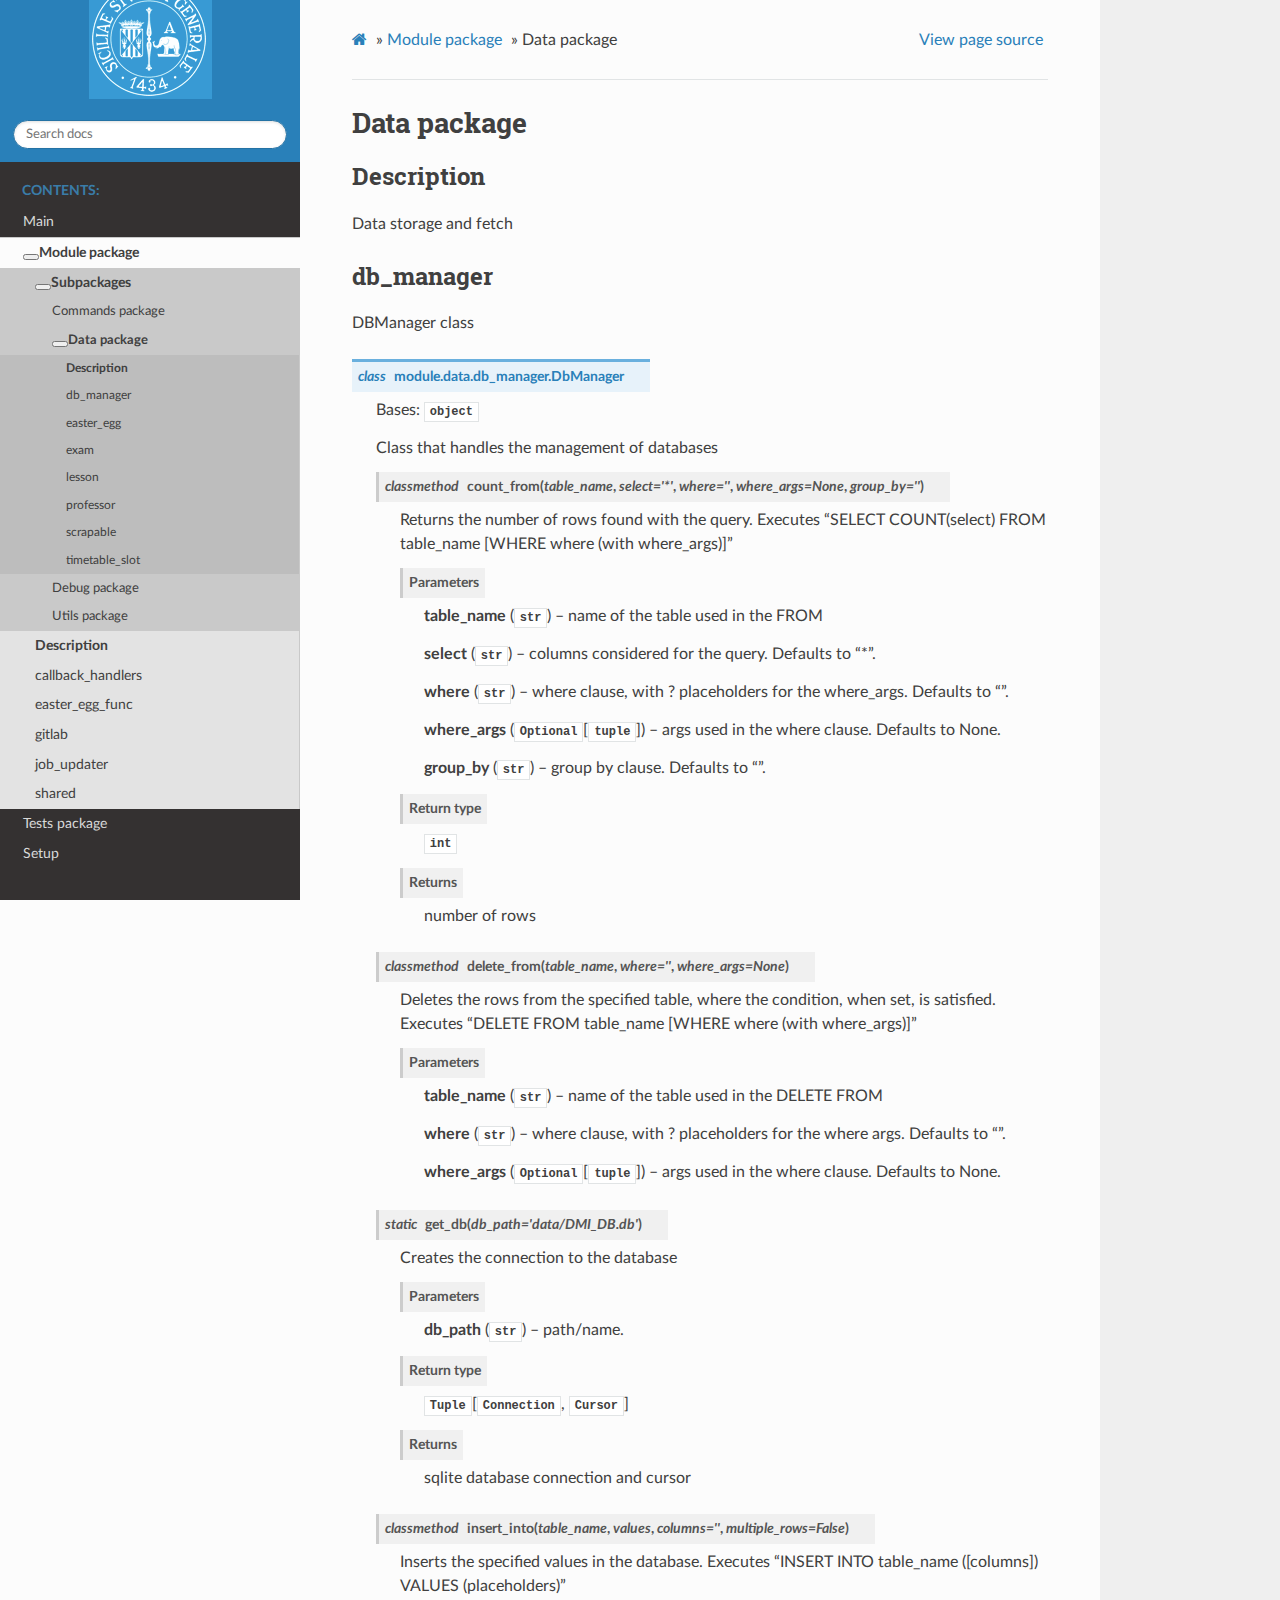
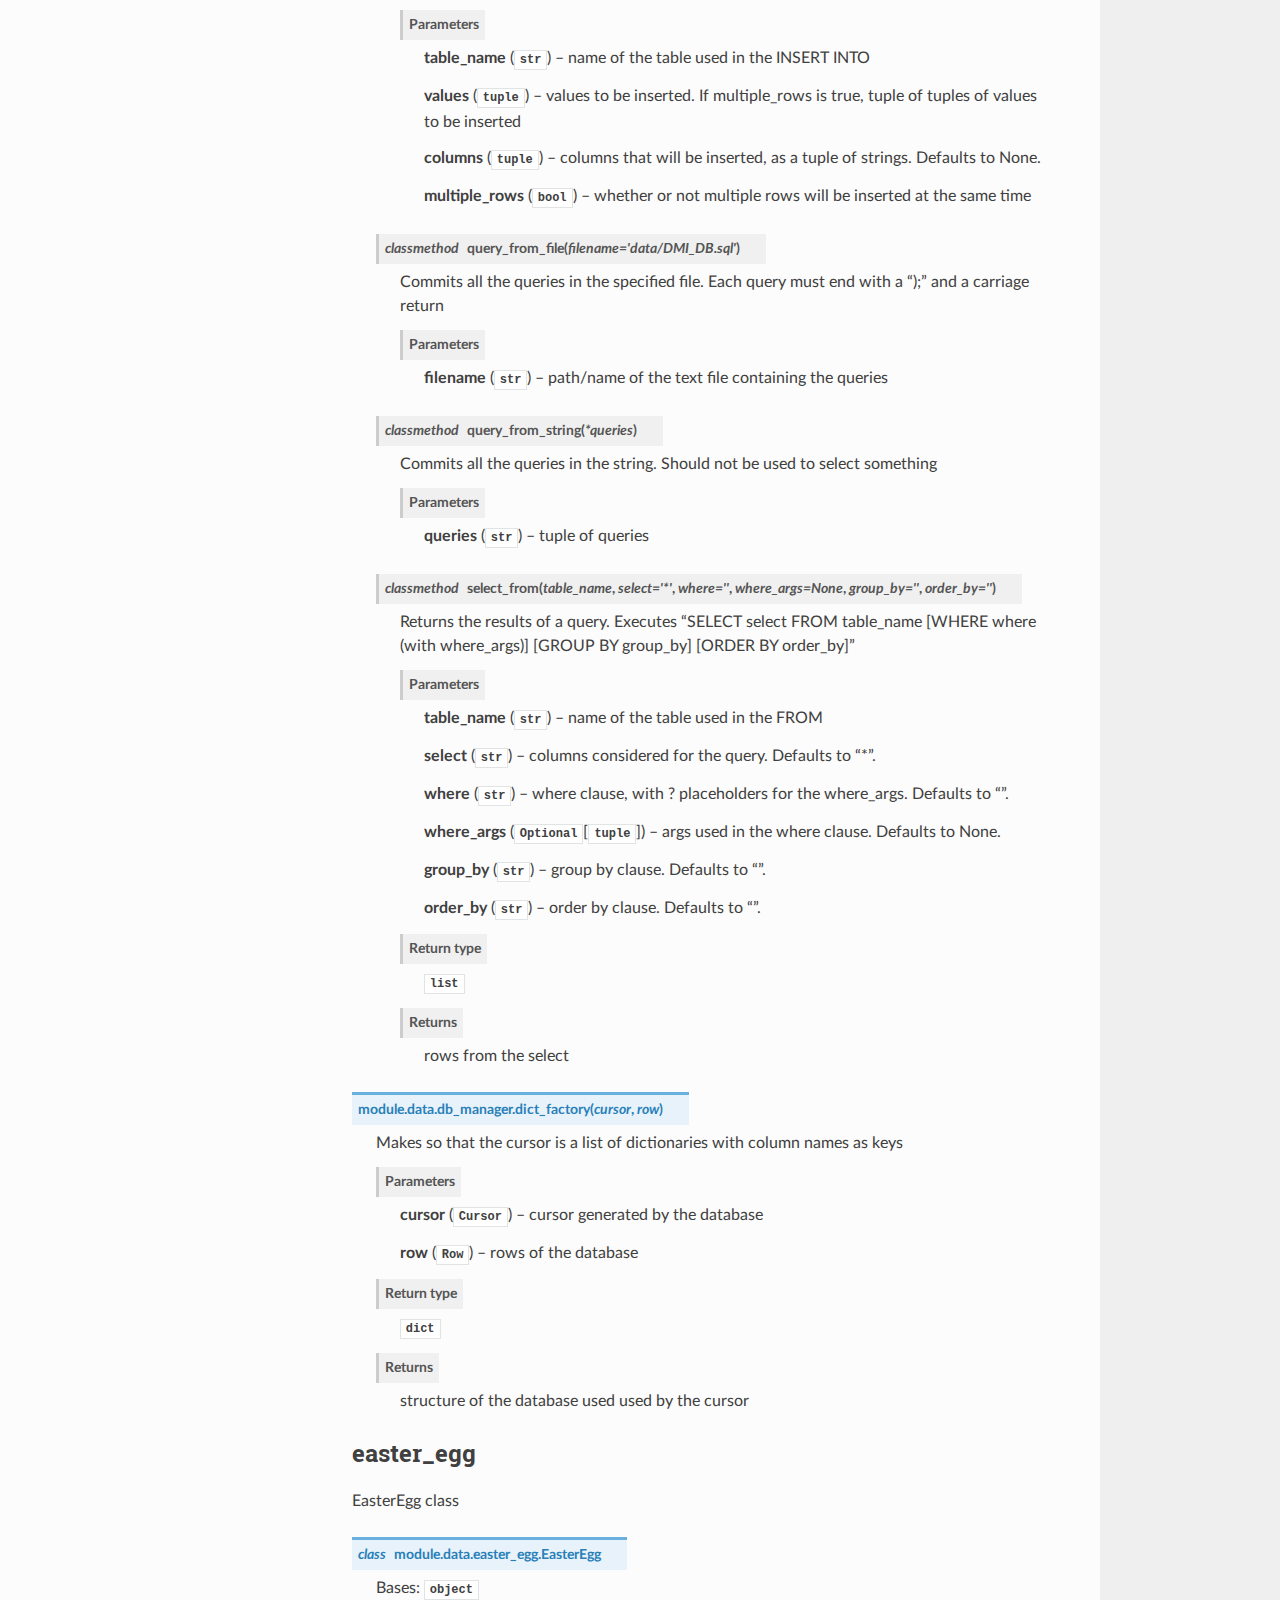
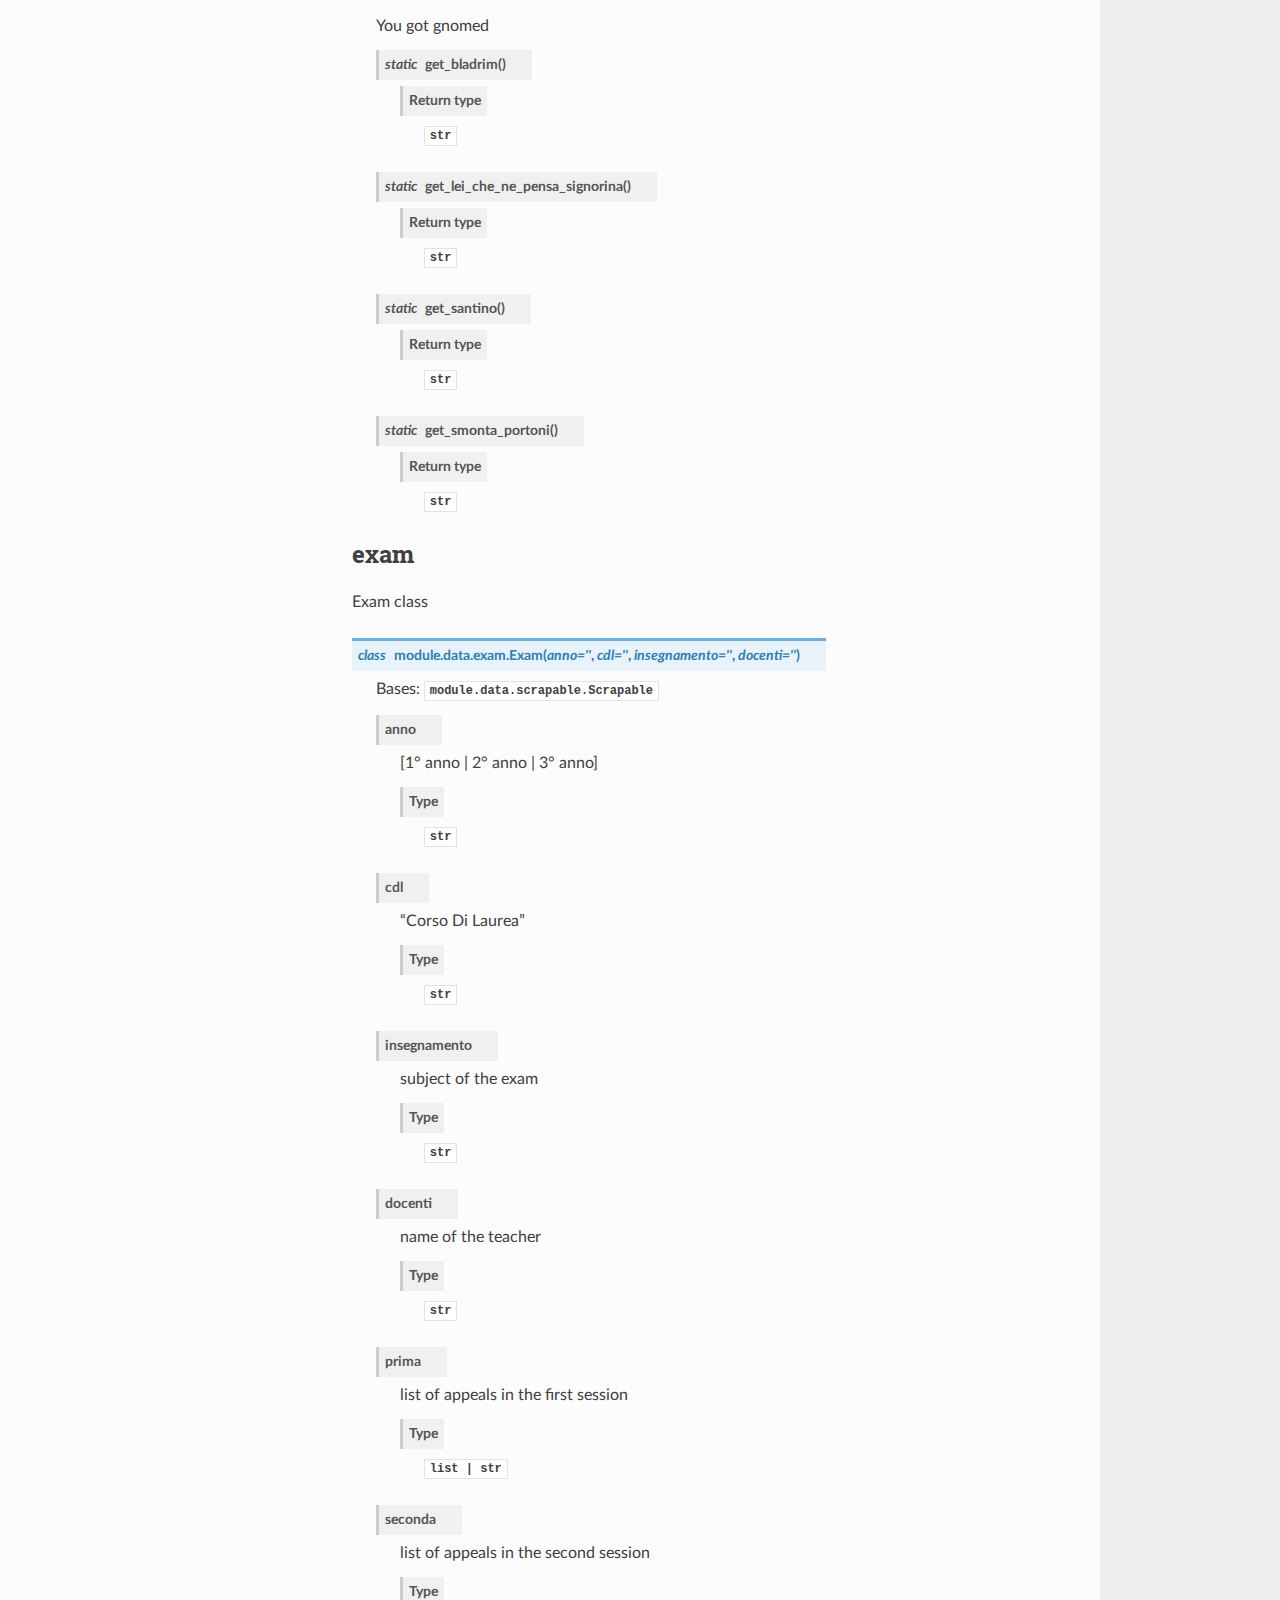
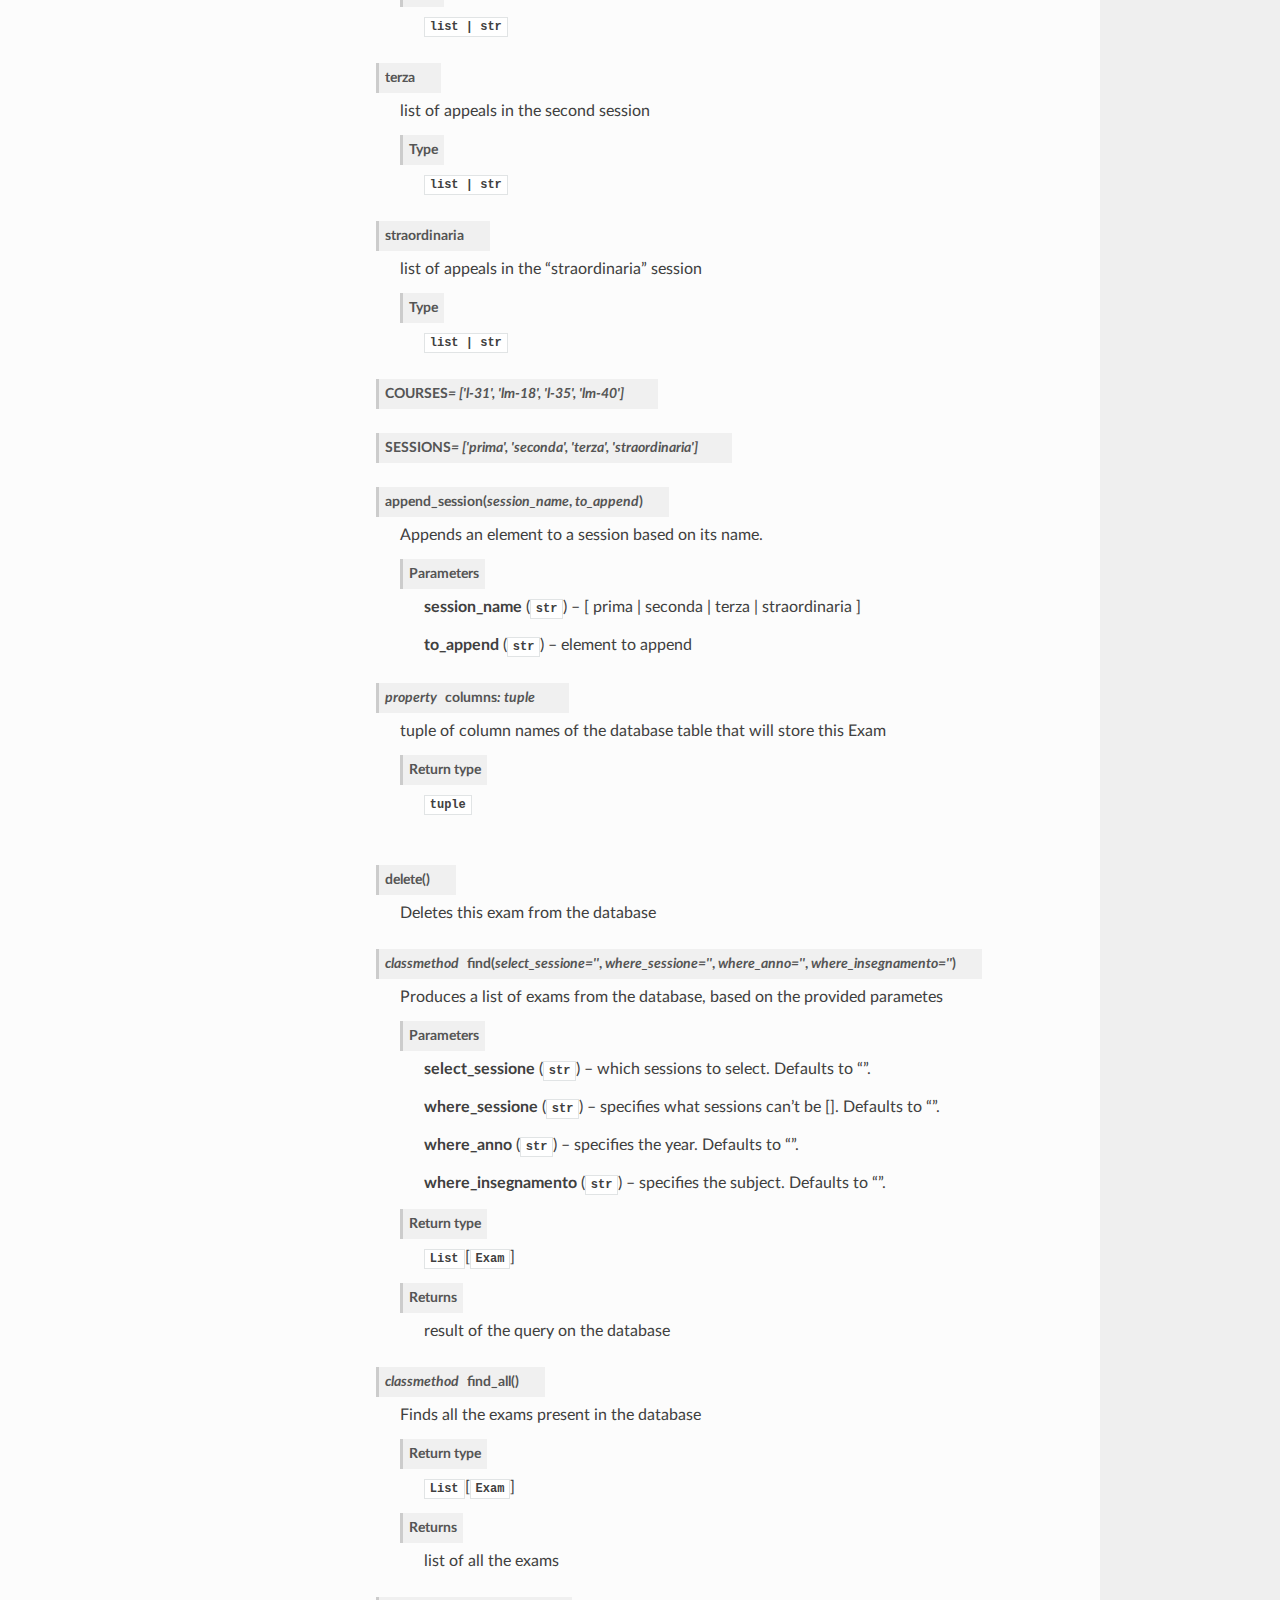
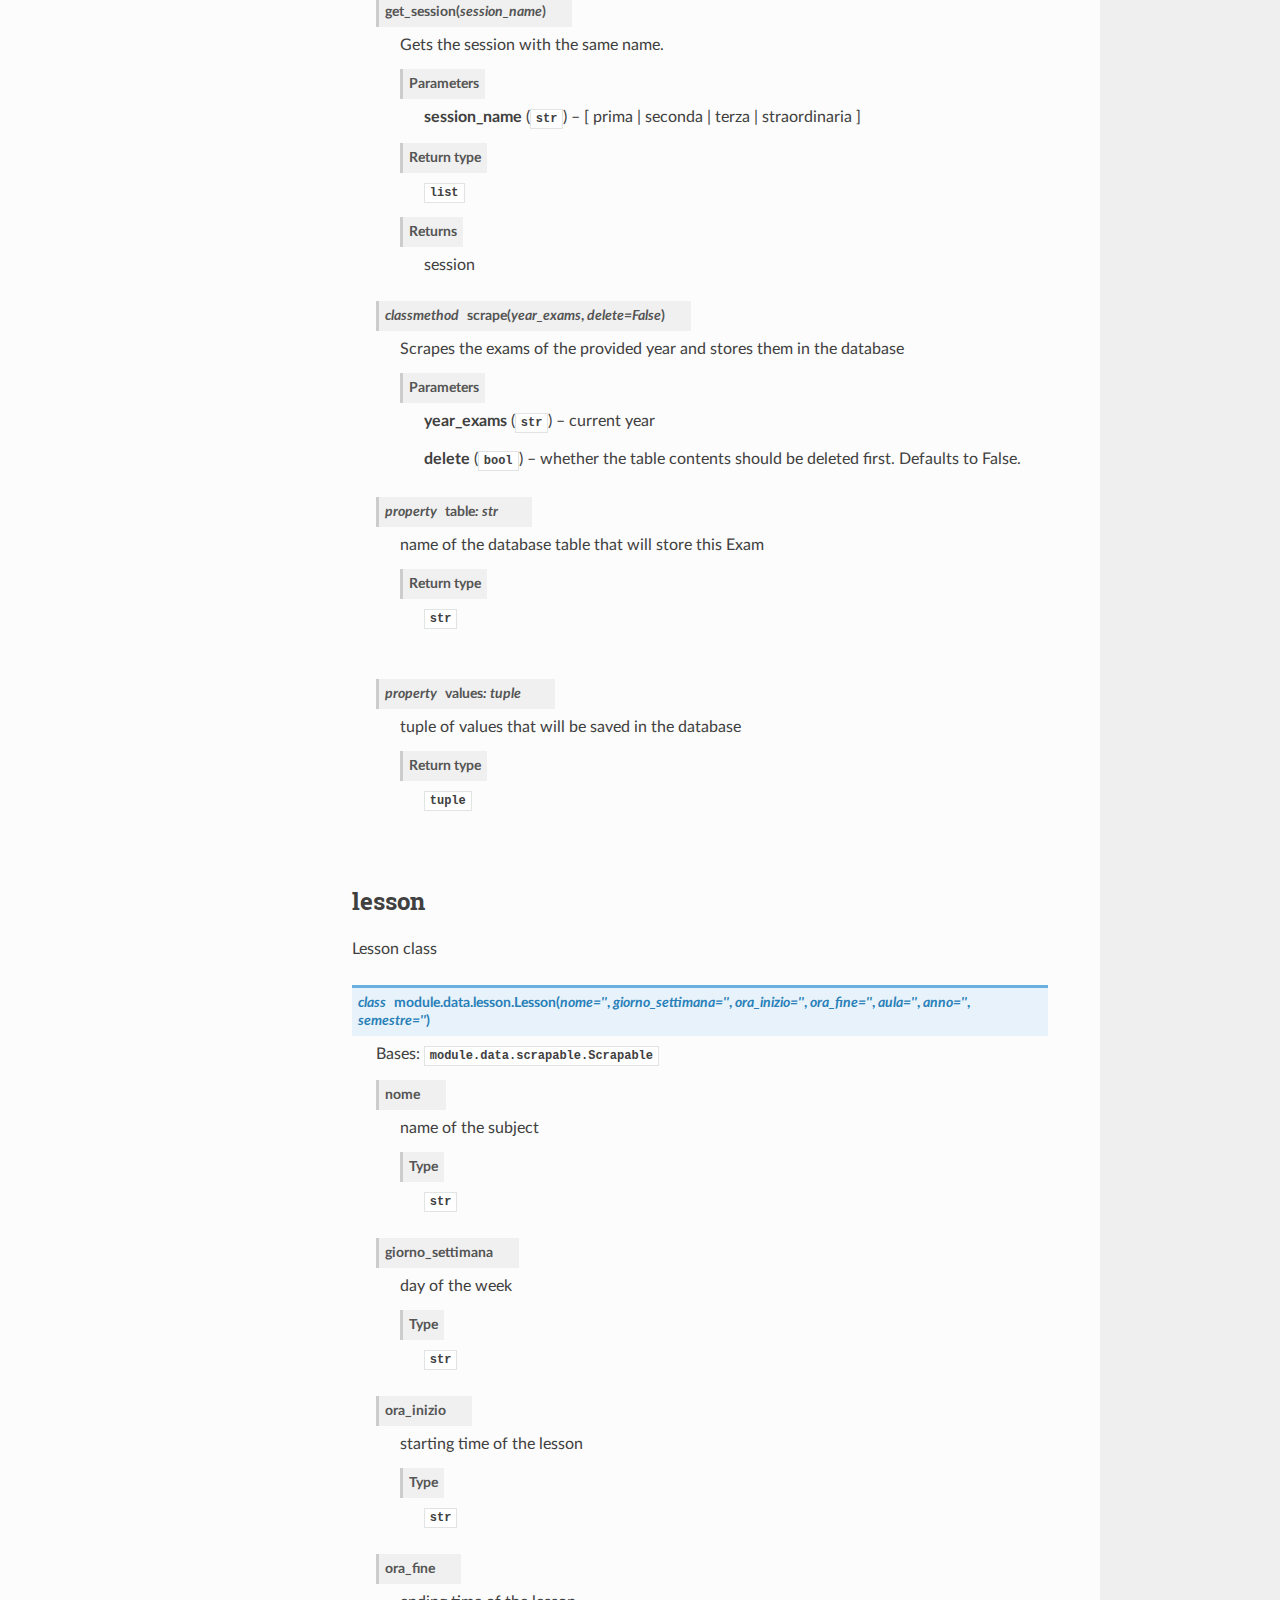
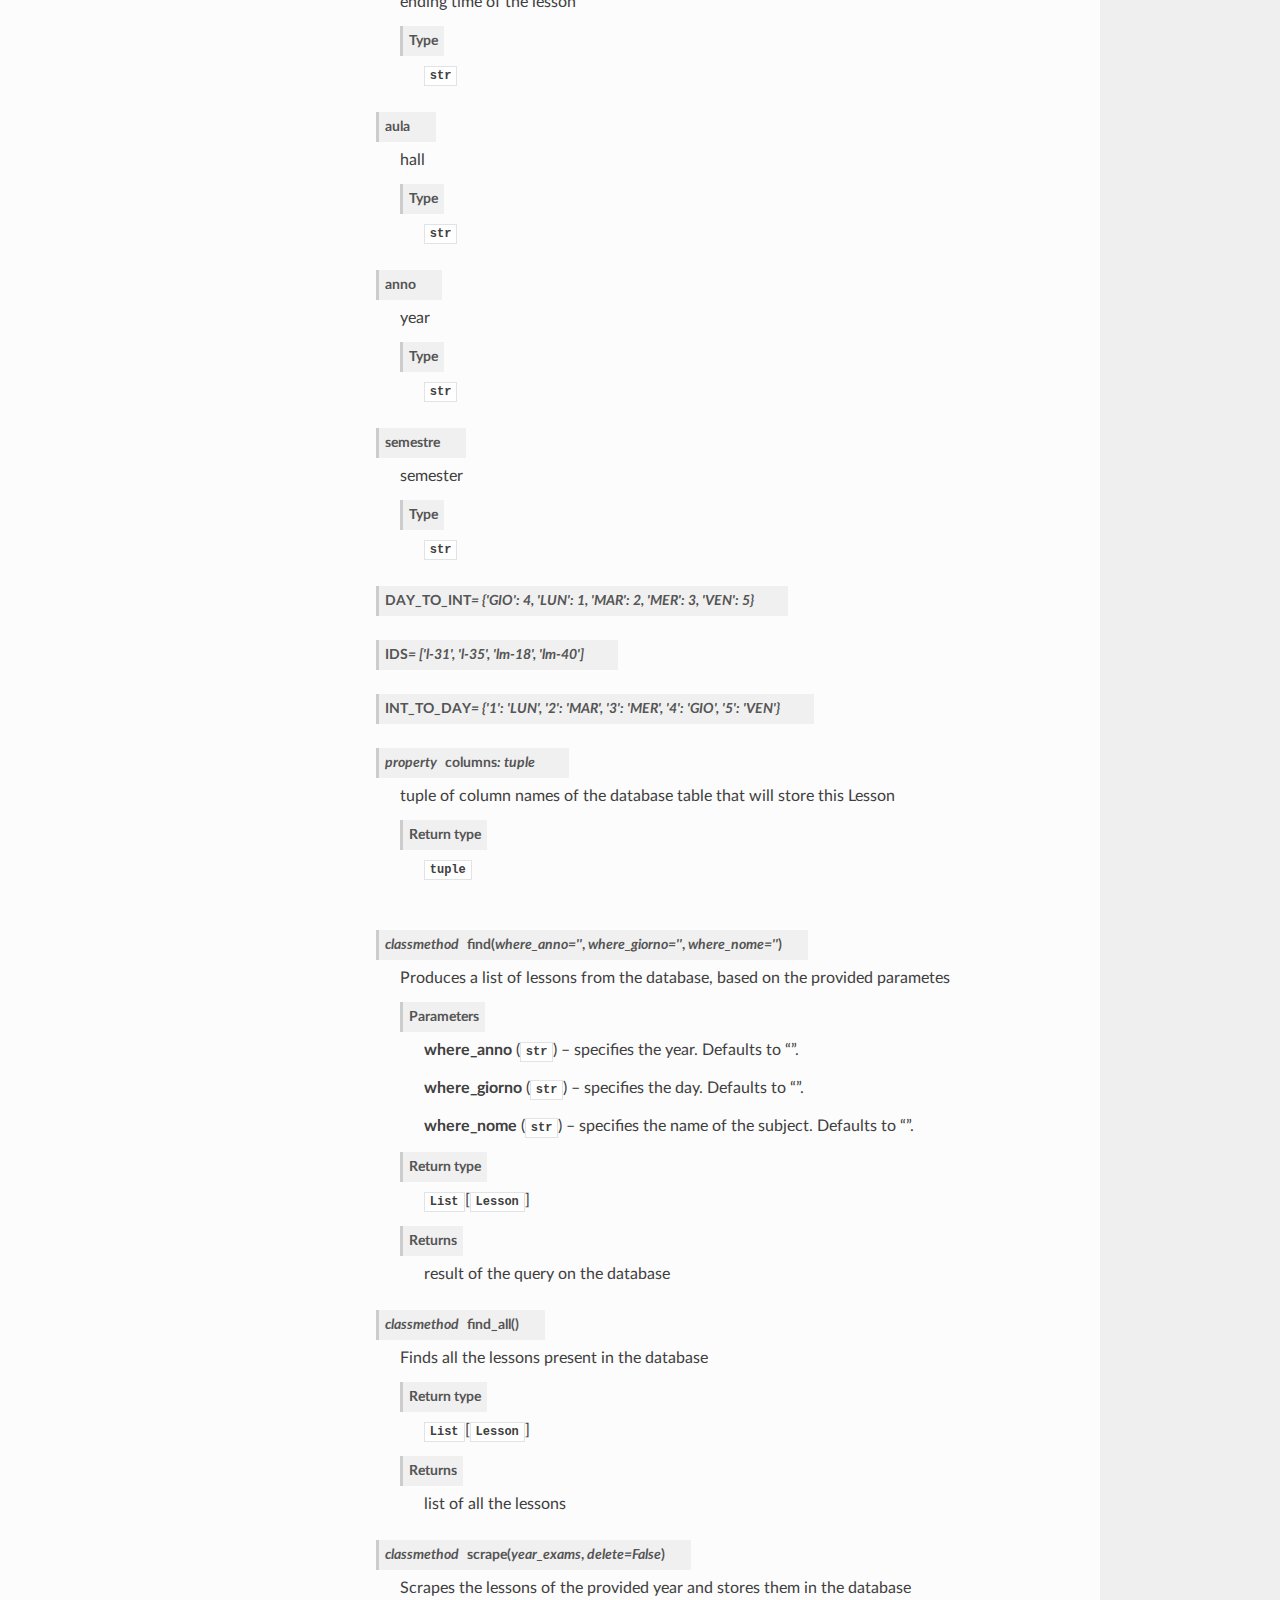
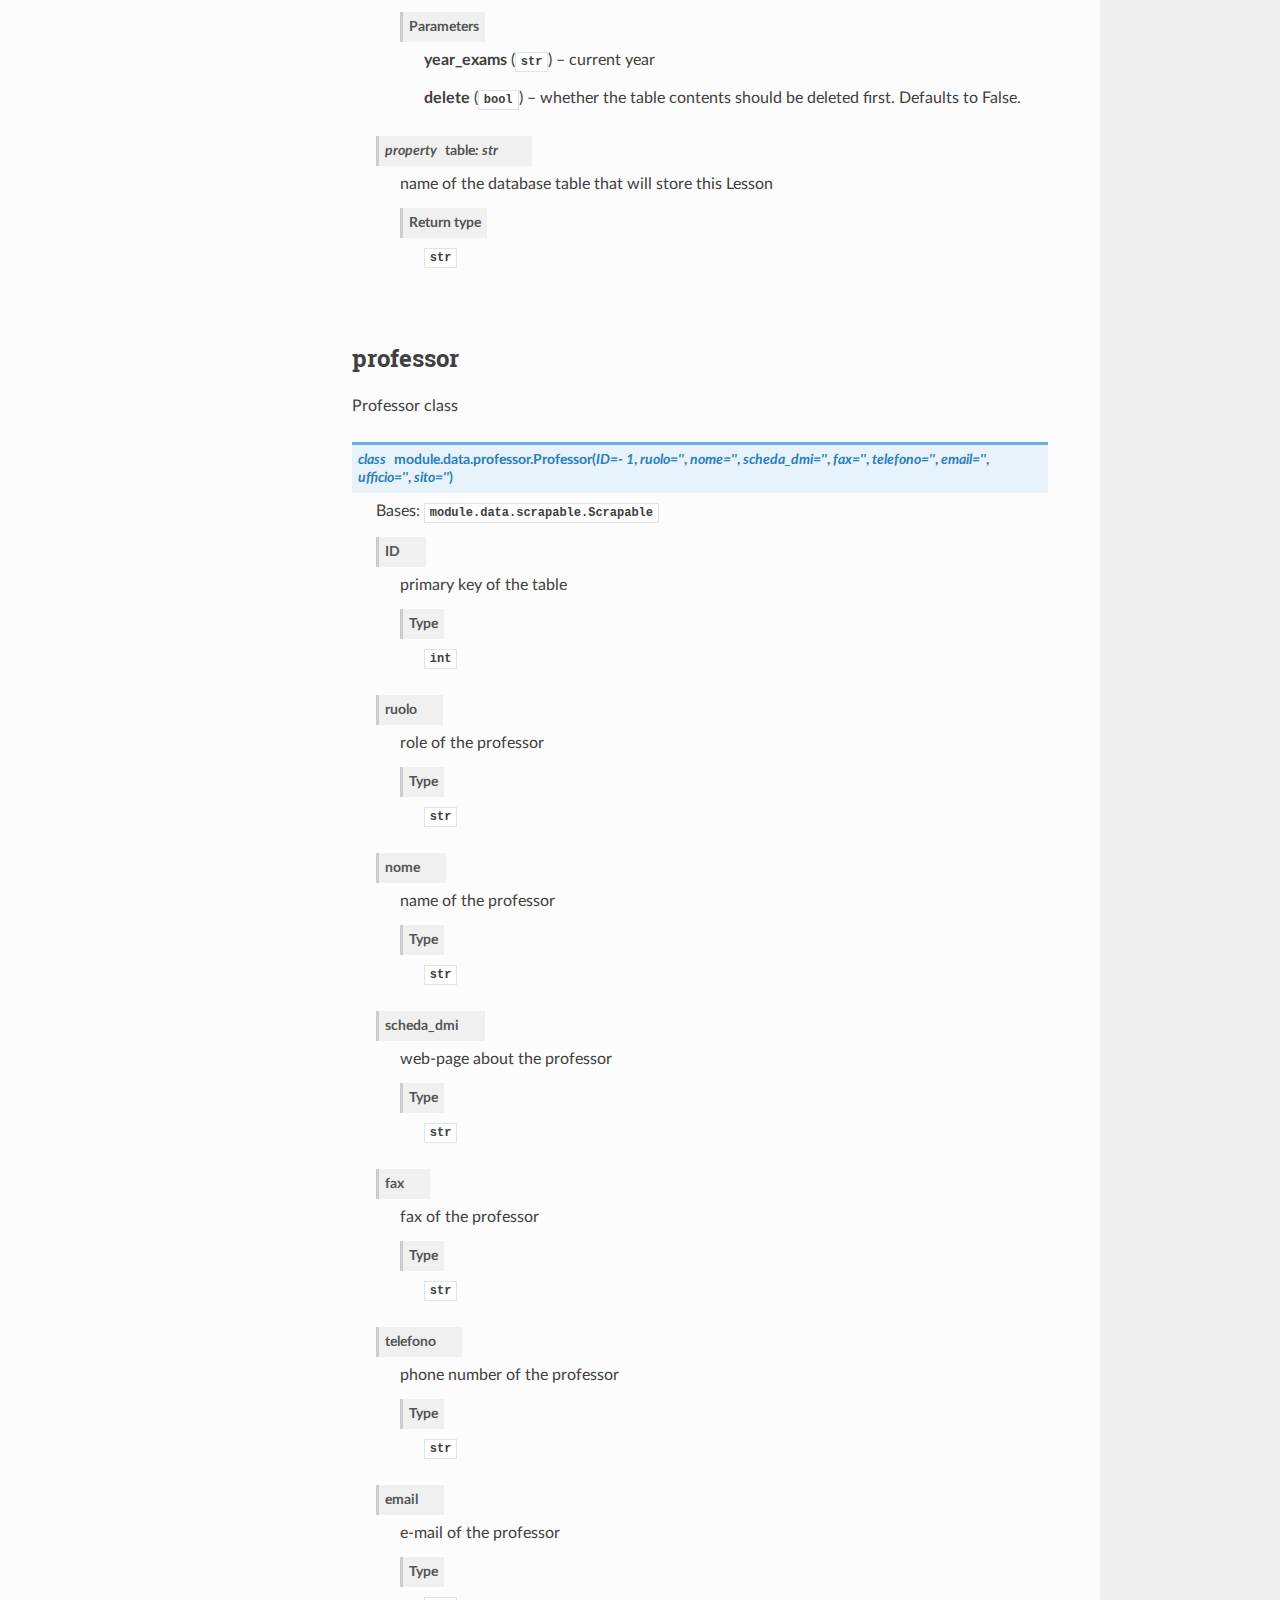
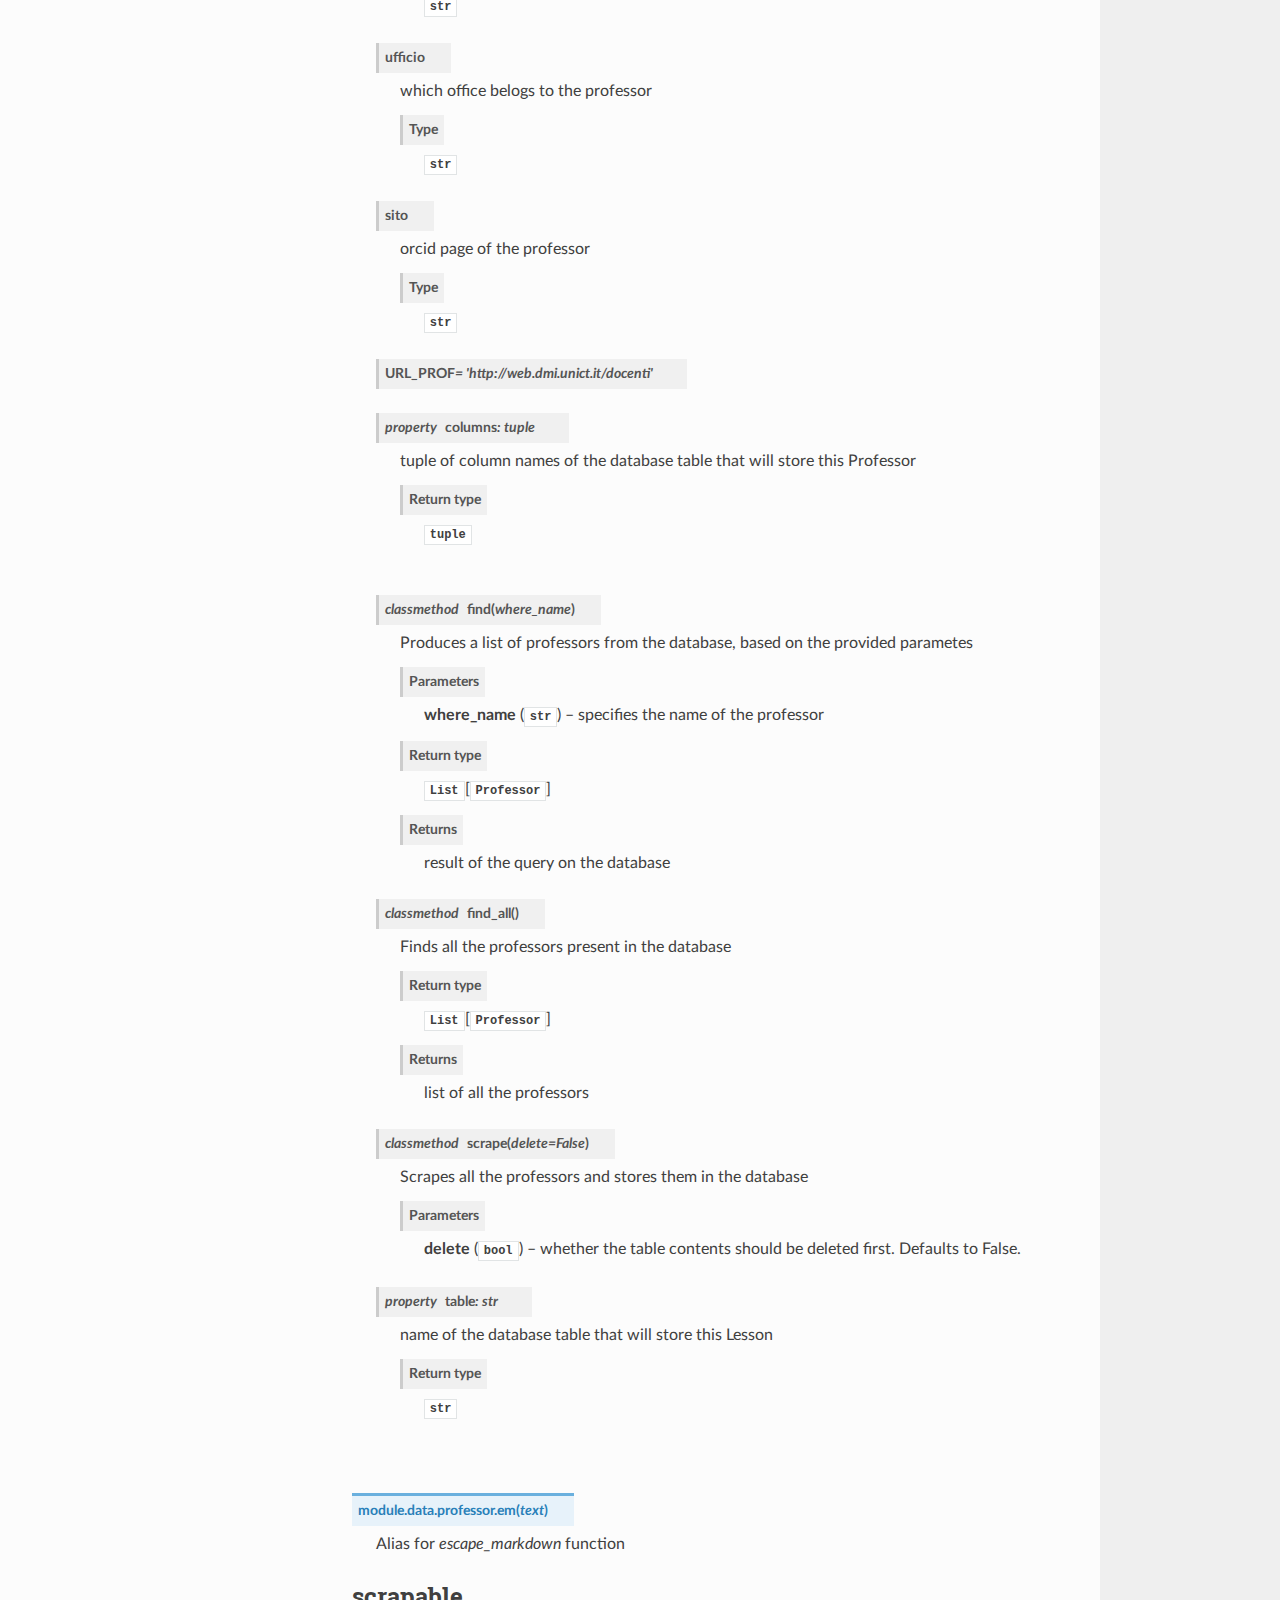
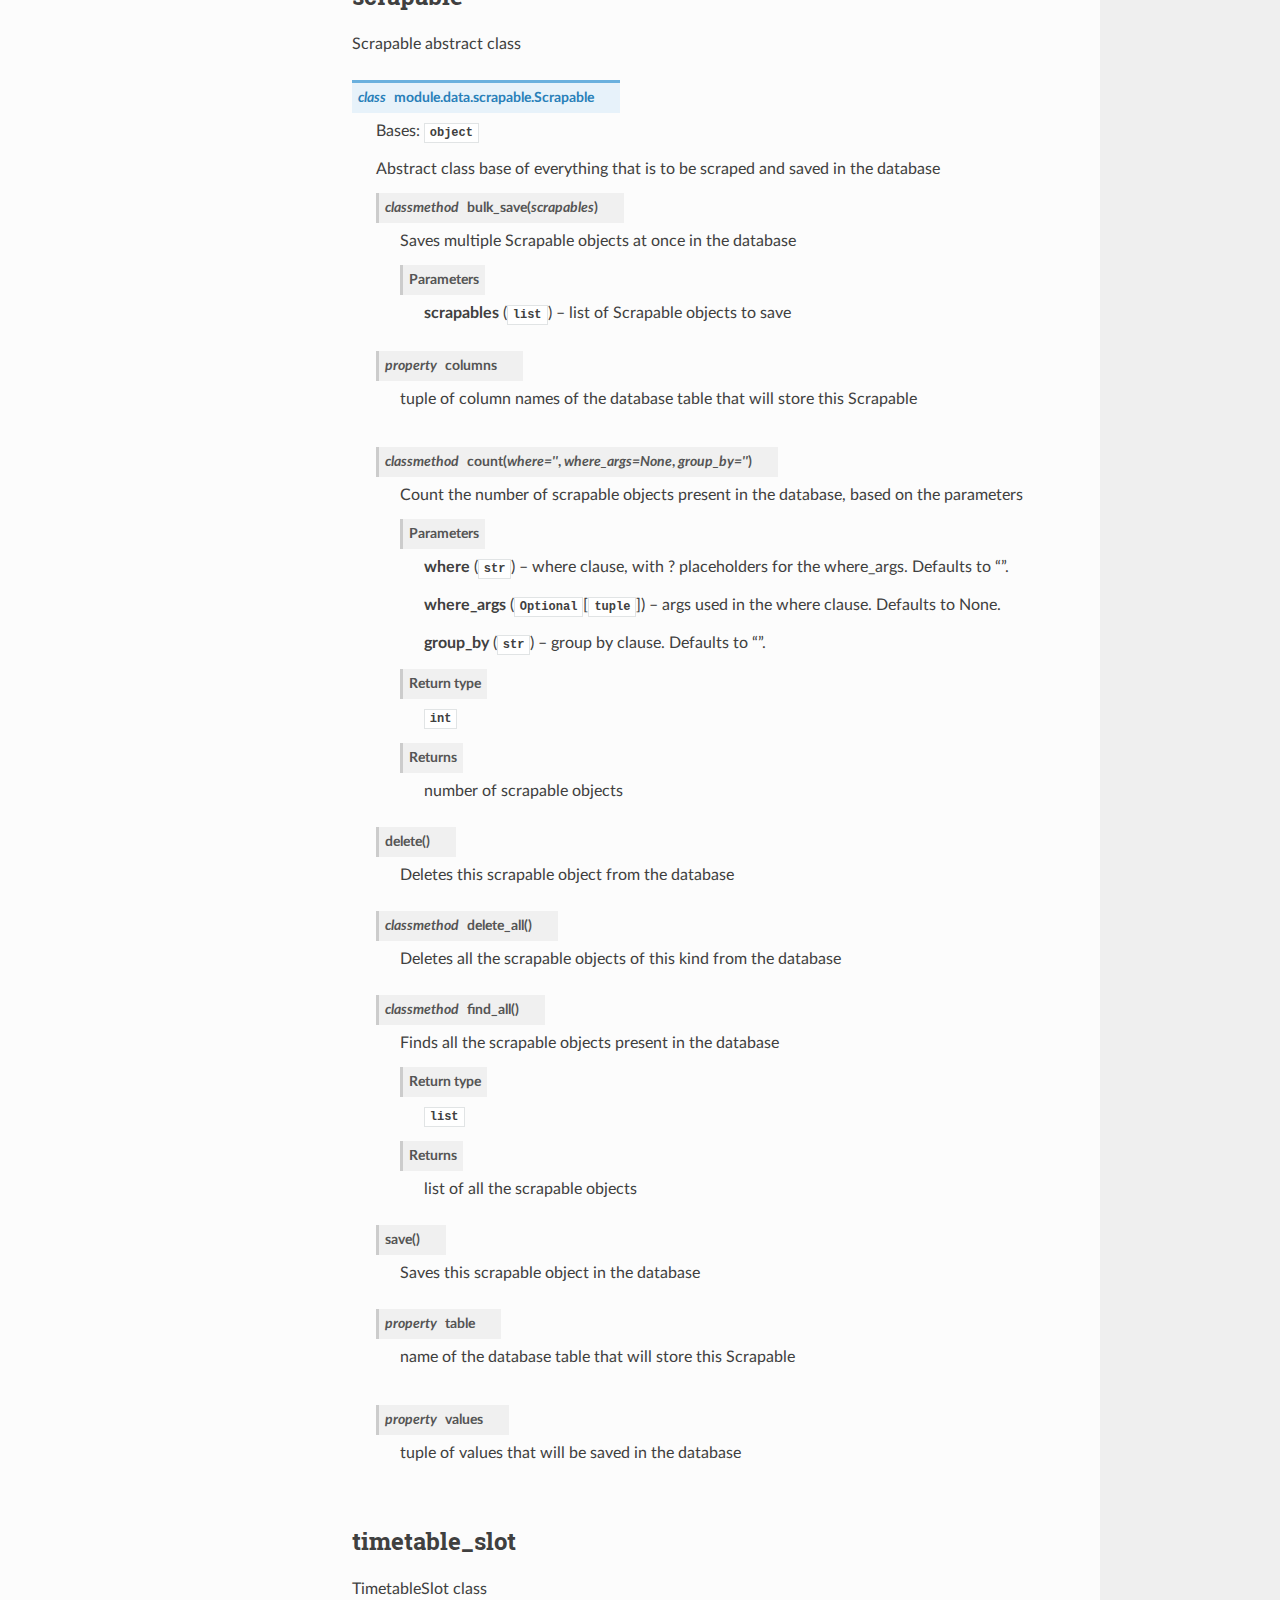
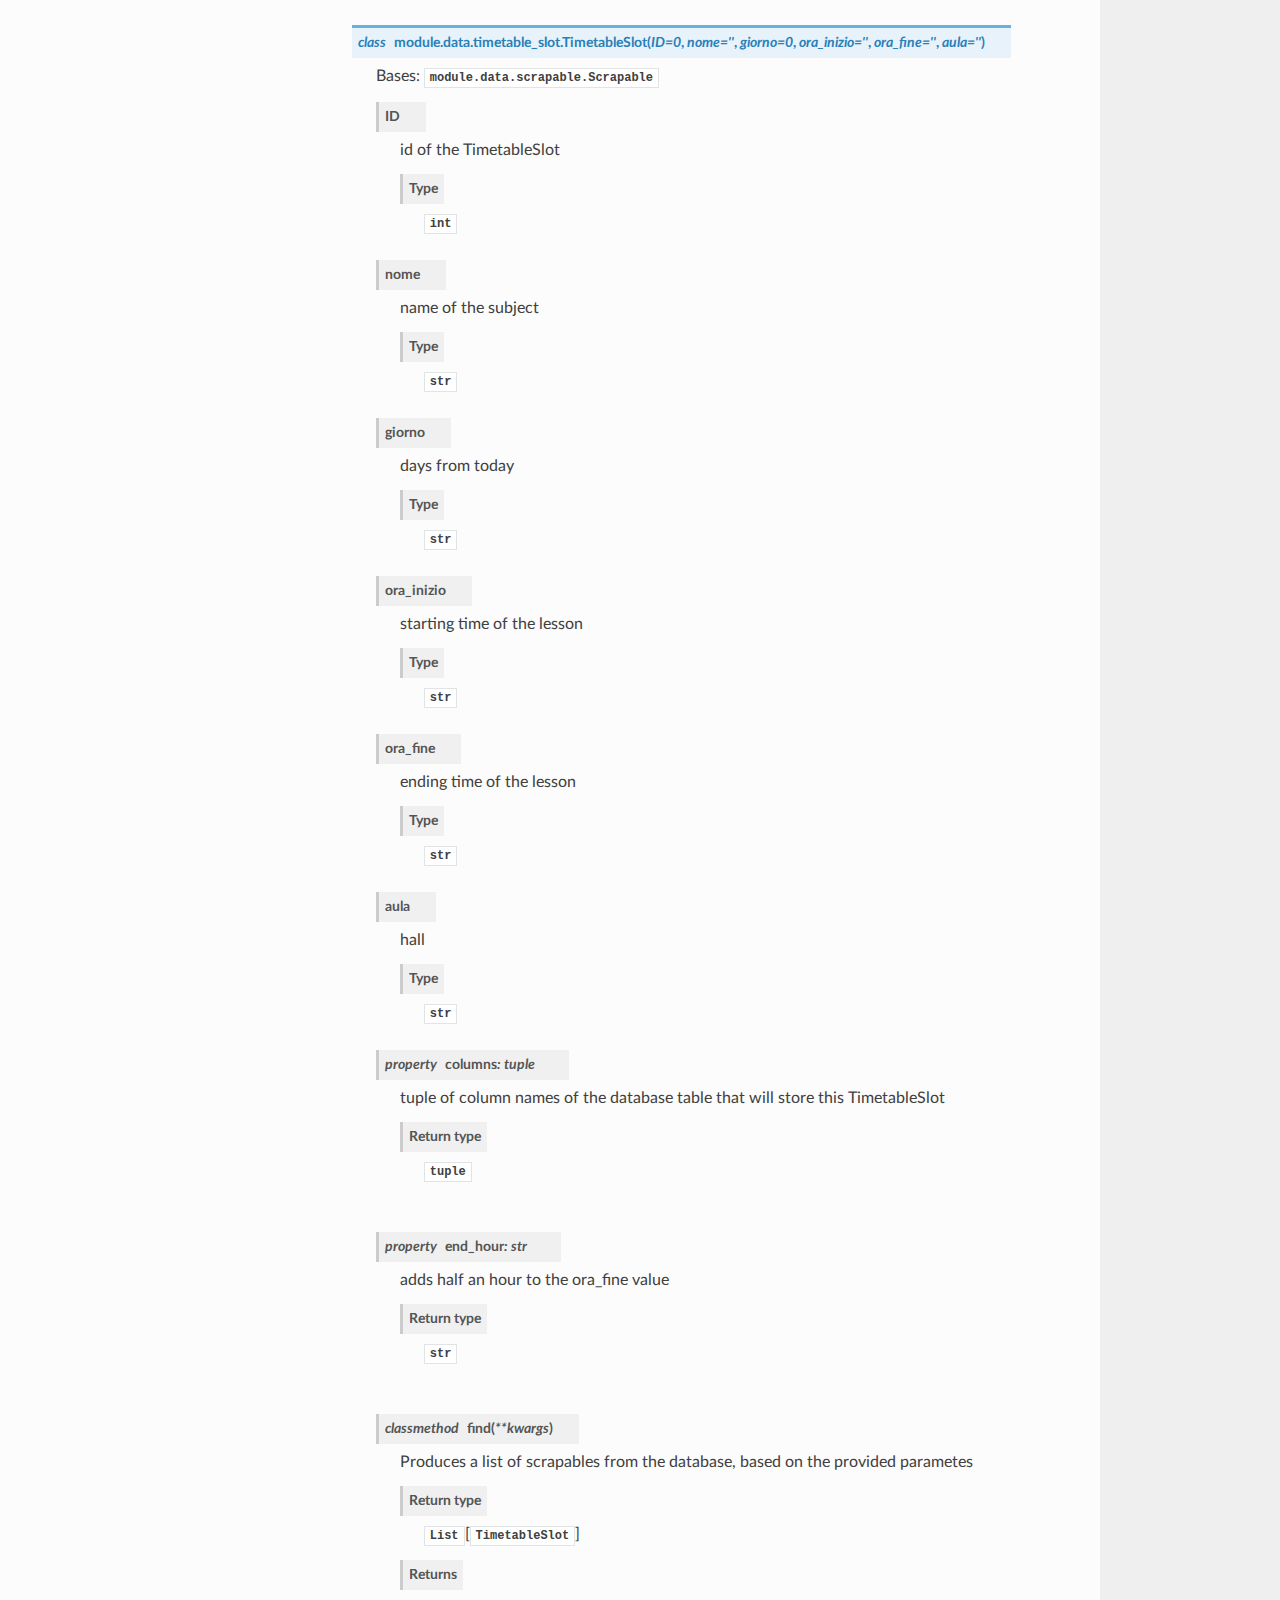
<file: docs/module.data.html>
<!DOCTYPE html>
<html class="writer-html5" lang="en" >
<head>
  <meta charset="utf-8" /><meta name="generator" content="Docutils 0.17.1: http://docutils.sourceforge.net/" />

  <meta name="viewport" content="width=device-width, initial-scale=1.0" />
  <title>Data package &mdash; DMI bot  documentation</title>
      <link rel="stylesheet" href="_static/pygments.css" type="text/css" />
      <link rel="stylesheet" href="_static/css/theme.css" type="text/css" />
      <link rel="stylesheet" href="_static/css/dark.css" type="text/css" />
  <!--[if lt IE 9]>
    <script src="_static/js/html5shiv.min.js"></script>
  <![endif]-->
  
        <script data-url_root="./" id="documentation_options" src="_static/documentation_options.js"></script>
        <script src="_static/jquery.js"></script>
        <script src="_static/underscore.js"></script>
        <script src="_static/doctools.js"></script>
    <script src="_static/js/theme.js"></script>
    <link rel="index" title="Index" href="genindex.html" />
    <link rel="search" title="Search" href="search.html" />
    <link rel="next" title="Debug package" href="module.debug.html" />
    <link rel="prev" title="Commands package" href="module.commands.html" /> 
</head>

<body class="wy-body-for-nav"> 
  <div class="wy-grid-for-nav">
    <nav data-toggle="wy-nav-shift" class="wy-nav-side">
      <div class="wy-side-scroll">
        <div class="wy-side-nav-search" >
            <a href="index.html" class="icon icon-home"> DMI bot
            <img src="_static/logo.png" class="logo" alt="Logo"/>
          </a>
<div role="search">
  <form id="rtd-search-form" class="wy-form" action="search.html" method="get">
    <input type="text" name="q" placeholder="Search docs" />
    <input type="hidden" name="check_keywords" value="yes" />
    <input type="hidden" name="area" value="default" />
  </form>
</div>
        </div><div class="wy-menu wy-menu-vertical" data-spy="affix" role="navigation" aria-label="Navigation menu">
              <p class="caption" role="heading"><span class="caption-text">Contents:</span></p>
<ul class="current">
<li class="toctree-l1"><a class="reference internal" href="main.html">Main</a></li>
<li class="toctree-l1 current"><a class="reference internal" href="module.html">Module package</a><ul class="current">
<li class="toctree-l2 current"><a class="reference internal" href="module.html#subpackages">Subpackages</a><ul class="current">
<li class="toctree-l3"><a class="reference internal" href="module.commands.html">Commands package</a></li>
<li class="toctree-l3 current"><a class="current reference internal" href="#">Data package</a><ul>
<li class="toctree-l4"><a class="reference internal" href="#module-module.data"><strong>Description</strong></a></li>
<li class="toctree-l4"><a class="reference internal" href="#module-module.data.db_manager">db_manager</a></li>
<li class="toctree-l4"><a class="reference internal" href="#module-module.data.easter_egg">easter_egg</a></li>
<li class="toctree-l4"><a class="reference internal" href="#module-module.data.exam">exam</a></li>
<li class="toctree-l4"><a class="reference internal" href="#module-module.data.lesson">lesson</a></li>
<li class="toctree-l4"><a class="reference internal" href="#module-module.data.professor">professor</a></li>
<li class="toctree-l4"><a class="reference internal" href="#module-module.data.scrapable">scrapable</a></li>
<li class="toctree-l4"><a class="reference internal" href="#module-module.data.timetable_slot">timetable_slot</a></li>
</ul>
</li>
<li class="toctree-l3"><a class="reference internal" href="module.debug.html">Debug package</a></li>
<li class="toctree-l3"><a class="reference internal" href="module.utils.html">Utils package</a></li>
</ul>
</li>
<li class="toctree-l2"><a class="reference internal" href="module.html#module-module"><strong>Description</strong></a></li>
<li class="toctree-l2"><a class="reference internal" href="module.html#module-module.callback_handlers">callback_handlers</a></li>
<li class="toctree-l2"><a class="reference internal" href="module.html#module-module.easter_egg_func">easter_egg_func</a></li>
<li class="toctree-l2"><a class="reference internal" href="module.html#module-module.gitlab">gitlab</a></li>
<li class="toctree-l2"><a class="reference internal" href="module.html#module-module.job_updater">job_updater</a></li>
<li class="toctree-l2"><a class="reference internal" href="module.html#module-module.shared">shared</a></li>
</ul>
</li>
<li class="toctree-l1"><a class="reference internal" href="tests.html">Tests package</a></li>
<li class="toctree-l1"><a class="reference internal" href="setup.html">Setup</a></li>
</ul>

        </div>
      </div>
    </nav>

    <section data-toggle="wy-nav-shift" class="wy-nav-content-wrap"><nav class="wy-nav-top" aria-label="Mobile navigation menu" >
          <i data-toggle="wy-nav-top" class="fa fa-bars"></i>
          <a href="index.html">DMI bot</a>
      </nav>

      <div class="wy-nav-content">
        <div class="rst-content">
          <div role="navigation" aria-label="Page navigation">
  <ul class="wy-breadcrumbs">
      <li><a href="index.html" class="icon icon-home"></a> &raquo;</li>
          <li><a href="module.html">Module package</a> &raquo;</li>
      <li>Data package</li>
      <li class="wy-breadcrumbs-aside">
            <a href="_sources/module.data.rst.txt" rel="nofollow"> View page source</a>
      </li>
  </ul>
  <hr/>
</div>
          <div role="main" class="document" itemscope="itemscope" itemtype="http://schema.org/Article">
           <div itemprop="articleBody">
             
  <section id="data-package">
<h1>Data package<a class="headerlink" href="#data-package" title="Permalink to this headline"></a></h1>
<section id="module-module.data">
<span id="description"></span><h2><strong>Description</strong><a class="headerlink" href="#module-module.data" title="Permalink to this headline"></a></h2>
<p>Data storage and fetch</p>
</section>
<section id="module-module.data.db_manager">
<span id="db-manager"></span><h2>db_manager<a class="headerlink" href="#module-module.data.db_manager" title="Permalink to this headline"></a></h2>
<p>DBManager class</p>
<dl class="py class">
<dt class="sig sig-object py" id="module.data.db_manager.DbManager">
<em class="property"><span class="pre">class</span> </em><span class="sig-prename descclassname"><span class="pre">module.data.db_manager.</span></span><span class="sig-name descname"><span class="pre">DbManager</span></span><a class="headerlink" href="#module.data.db_manager.DbManager" title="Permalink to this definition"></a></dt>
<dd><p>Bases: <code class="xref py py-class docutils literal notranslate"><span class="pre">object</span></code></p>
<p>Class that handles the management of databases</p>
<dl class="py method">
<dt class="sig sig-object py" id="module.data.db_manager.DbManager.count_from">
<em class="property"><span class="pre">classmethod</span> </em><span class="sig-name descname"><span class="pre">count_from</span></span><span class="sig-paren">(</span><em class="sig-param"><span class="n"><span class="pre">table_name</span></span></em>, <em class="sig-param"><span class="n"><span class="pre">select</span></span><span class="o"><span class="pre">=</span></span><span class="default_value"><span class="pre">'*'</span></span></em>, <em class="sig-param"><span class="n"><span class="pre">where</span></span><span class="o"><span class="pre">=</span></span><span class="default_value"><span class="pre">''</span></span></em>, <em class="sig-param"><span class="n"><span class="pre">where_args</span></span><span class="o"><span class="pre">=</span></span><span class="default_value"><span class="pre">None</span></span></em>, <em class="sig-param"><span class="n"><span class="pre">group_by</span></span><span class="o"><span class="pre">=</span></span><span class="default_value"><span class="pre">''</span></span></em><span class="sig-paren">)</span><a class="headerlink" href="#module.data.db_manager.DbManager.count_from" title="Permalink to this definition"></a></dt>
<dd><p>Returns the number of rows found with the query.
Executes “SELECT COUNT(select) FROM table_name [WHERE where (with where_args)]”</p>
<dl class="field-list simple">
<dt class="field-odd">Parameters</dt>
<dd class="field-odd"><ul class="simple">
<li><p><strong>table_name</strong> (<code class="xref py py-class docutils literal notranslate"><span class="pre">str</span></code>) – name of the table used in the FROM</p></li>
<li><p><strong>select</strong> (<code class="xref py py-class docutils literal notranslate"><span class="pre">str</span></code>) – columns considered for the query. Defaults to “*”.</p></li>
<li><p><strong>where</strong> (<code class="xref py py-class docutils literal notranslate"><span class="pre">str</span></code>) – where clause, with ? placeholders for the where_args. Defaults to “”.</p></li>
<li><p><strong>where_args</strong> (<code class="xref py py-data docutils literal notranslate"><span class="pre">Optional</span></code>[<code class="xref py py-class docutils literal notranslate"><span class="pre">tuple</span></code>]) – args used in the where clause. Defaults to None.</p></li>
<li><p><strong>group_by</strong> (<code class="xref py py-class docutils literal notranslate"><span class="pre">str</span></code>) – group by clause. Defaults to “”.</p></li>
</ul>
</dd>
<dt class="field-even">Return type</dt>
<dd class="field-even"><p><code class="xref py py-class docutils literal notranslate"><span class="pre">int</span></code></p>
</dd>
<dt class="field-odd">Returns</dt>
<dd class="field-odd"><p>number of rows</p>
</dd>
</dl>
</dd></dl>

<dl class="py method">
<dt class="sig sig-object py" id="module.data.db_manager.DbManager.delete_from">
<em class="property"><span class="pre">classmethod</span> </em><span class="sig-name descname"><span class="pre">delete_from</span></span><span class="sig-paren">(</span><em class="sig-param"><span class="n"><span class="pre">table_name</span></span></em>, <em class="sig-param"><span class="n"><span class="pre">where</span></span><span class="o"><span class="pre">=</span></span><span class="default_value"><span class="pre">''</span></span></em>, <em class="sig-param"><span class="n"><span class="pre">where_args</span></span><span class="o"><span class="pre">=</span></span><span class="default_value"><span class="pre">None</span></span></em><span class="sig-paren">)</span><a class="headerlink" href="#module.data.db_manager.DbManager.delete_from" title="Permalink to this definition"></a></dt>
<dd><p>Deletes the rows from the specified table, where the condition, when set, is satisfied.
Executes “DELETE FROM table_name [WHERE where (with where_args)]”</p>
<dl class="field-list simple">
<dt class="field-odd">Parameters</dt>
<dd class="field-odd"><ul class="simple">
<li><p><strong>table_name</strong> (<code class="xref py py-class docutils literal notranslate"><span class="pre">str</span></code>) – name of the table used in the DELETE FROM</p></li>
<li><p><strong>where</strong> (<code class="xref py py-class docutils literal notranslate"><span class="pre">str</span></code>) – where clause, with ? placeholders for the where args. Defaults to “”.</p></li>
<li><p><strong>where_args</strong> (<code class="xref py py-data docutils literal notranslate"><span class="pre">Optional</span></code>[<code class="xref py py-class docutils literal notranslate"><span class="pre">tuple</span></code>]) – args used in the where clause. Defaults to None.</p></li>
</ul>
</dd>
</dl>
</dd></dl>

<dl class="py method">
<dt class="sig sig-object py" id="module.data.db_manager.DbManager.get_db">
<em class="property"><span class="pre">static</span> </em><span class="sig-name descname"><span class="pre">get_db</span></span><span class="sig-paren">(</span><em class="sig-param"><span class="n"><span class="pre">db_path</span></span><span class="o"><span class="pre">=</span></span><span class="default_value"><span class="pre">'data/DMI_DB.db'</span></span></em><span class="sig-paren">)</span><a class="headerlink" href="#module.data.db_manager.DbManager.get_db" title="Permalink to this definition"></a></dt>
<dd><p>Creates the connection to the database</p>
<dl class="field-list simple">
<dt class="field-odd">Parameters</dt>
<dd class="field-odd"><p><strong>db_path</strong> (<code class="xref py py-class docutils literal notranslate"><span class="pre">str</span></code>) – path/name.</p>
</dd>
<dt class="field-even">Return type</dt>
<dd class="field-even"><p><code class="xref py py-data docutils literal notranslate"><span class="pre">Tuple</span></code>[<code class="xref py py-class docutils literal notranslate"><span class="pre">Connection</span></code>, <code class="xref py py-class docutils literal notranslate"><span class="pre">Cursor</span></code>]</p>
</dd>
<dt class="field-odd">Returns</dt>
<dd class="field-odd"><p>sqlite database connection and cursor</p>
</dd>
</dl>
</dd></dl>

<dl class="py method">
<dt class="sig sig-object py" id="module.data.db_manager.DbManager.insert_into">
<em class="property"><span class="pre">classmethod</span> </em><span class="sig-name descname"><span class="pre">insert_into</span></span><span class="sig-paren">(</span><em class="sig-param"><span class="n"><span class="pre">table_name</span></span></em>, <em class="sig-param"><span class="n"><span class="pre">values</span></span></em>, <em class="sig-param"><span class="n"><span class="pre">columns</span></span><span class="o"><span class="pre">=</span></span><span class="default_value"><span class="pre">''</span></span></em>, <em class="sig-param"><span class="n"><span class="pre">multiple_rows</span></span><span class="o"><span class="pre">=</span></span><span class="default_value"><span class="pre">False</span></span></em><span class="sig-paren">)</span><a class="headerlink" href="#module.data.db_manager.DbManager.insert_into" title="Permalink to this definition"></a></dt>
<dd><p>Inserts the specified values in the database.
Executes “INSERT INTO table_name ([columns]) VALUES (placeholders)”</p>
<dl class="field-list simple">
<dt class="field-odd">Parameters</dt>
<dd class="field-odd"><ul class="simple">
<li><p><strong>table_name</strong> (<code class="xref py py-class docutils literal notranslate"><span class="pre">str</span></code>) – name of the table used in the INSERT INTO</p></li>
<li><p><strong>values</strong> (<code class="xref py py-class docutils literal notranslate"><span class="pre">tuple</span></code>) – values to be inserted. If multiple_rows is true, tuple of tuples of values to be inserted</p></li>
<li><p><strong>columns</strong> (<code class="xref py py-class docutils literal notranslate"><span class="pre">tuple</span></code>) – columns that will be inserted, as a tuple of strings. Defaults to None.</p></li>
<li><p><strong>multiple_rows</strong> (<code class="xref py py-class docutils literal notranslate"><span class="pre">bool</span></code>) – whether or not multiple rows will be inserted at the same time</p></li>
</ul>
</dd>
</dl>
</dd></dl>

<dl class="py method">
<dt class="sig sig-object py" id="module.data.db_manager.DbManager.query_from_file">
<em class="property"><span class="pre">classmethod</span> </em><span class="sig-name descname"><span class="pre">query_from_file</span></span><span class="sig-paren">(</span><em class="sig-param"><span class="n"><span class="pre">filename</span></span><span class="o"><span class="pre">=</span></span><span class="default_value"><span class="pre">'data/DMI_DB.sql'</span></span></em><span class="sig-paren">)</span><a class="headerlink" href="#module.data.db_manager.DbManager.query_from_file" title="Permalink to this definition"></a></dt>
<dd><p>Commits all the queries in the specified file.
Each query must end with a “);” and a carriage return</p>
<dl class="field-list simple">
<dt class="field-odd">Parameters</dt>
<dd class="field-odd"><p><strong>filename</strong> (<code class="xref py py-class docutils literal notranslate"><span class="pre">str</span></code>) – path/name of the text file containing the queries</p>
</dd>
</dl>
</dd></dl>

<dl class="py method">
<dt class="sig sig-object py" id="module.data.db_manager.DbManager.query_from_string">
<em class="property"><span class="pre">classmethod</span> </em><span class="sig-name descname"><span class="pre">query_from_string</span></span><span class="sig-paren">(</span><em class="sig-param"><span class="o"><span class="pre">*</span></span><span class="n"><span class="pre">queries</span></span></em><span class="sig-paren">)</span><a class="headerlink" href="#module.data.db_manager.DbManager.query_from_string" title="Permalink to this definition"></a></dt>
<dd><p>Commits all the queries in the string.
Should not be used to select something</p>
<dl class="field-list simple">
<dt class="field-odd">Parameters</dt>
<dd class="field-odd"><p><strong>queries</strong> (<code class="xref py py-class docutils literal notranslate"><span class="pre">str</span></code>) – tuple of queries</p>
</dd>
</dl>
</dd></dl>

<dl class="py method">
<dt class="sig sig-object py" id="module.data.db_manager.DbManager.select_from">
<em class="property"><span class="pre">classmethod</span> </em><span class="sig-name descname"><span class="pre">select_from</span></span><span class="sig-paren">(</span><em class="sig-param"><span class="n"><span class="pre">table_name</span></span></em>, <em class="sig-param"><span class="n"><span class="pre">select</span></span><span class="o"><span class="pre">=</span></span><span class="default_value"><span class="pre">'*'</span></span></em>, <em class="sig-param"><span class="n"><span class="pre">where</span></span><span class="o"><span class="pre">=</span></span><span class="default_value"><span class="pre">''</span></span></em>, <em class="sig-param"><span class="n"><span class="pre">where_args</span></span><span class="o"><span class="pre">=</span></span><span class="default_value"><span class="pre">None</span></span></em>, <em class="sig-param"><span class="n"><span class="pre">group_by</span></span><span class="o"><span class="pre">=</span></span><span class="default_value"><span class="pre">''</span></span></em>, <em class="sig-param"><span class="n"><span class="pre">order_by</span></span><span class="o"><span class="pre">=</span></span><span class="default_value"><span class="pre">''</span></span></em><span class="sig-paren">)</span><a class="headerlink" href="#module.data.db_manager.DbManager.select_from" title="Permalink to this definition"></a></dt>
<dd><p>Returns the results of a query.
Executes “SELECT select FROM table_name [WHERE where (with where_args)] [GROUP BY group_by] [ORDER BY order_by]”</p>
<dl class="field-list simple">
<dt class="field-odd">Parameters</dt>
<dd class="field-odd"><ul class="simple">
<li><p><strong>table_name</strong> (<code class="xref py py-class docutils literal notranslate"><span class="pre">str</span></code>) – name of the table used in the FROM</p></li>
<li><p><strong>select</strong> (<code class="xref py py-class docutils literal notranslate"><span class="pre">str</span></code>) – columns considered for the query. Defaults to “*”.</p></li>
<li><p><strong>where</strong> (<code class="xref py py-class docutils literal notranslate"><span class="pre">str</span></code>) – where clause, with ? placeholders for the where_args. Defaults to “”.</p></li>
<li><p><strong>where_args</strong> (<code class="xref py py-data docutils literal notranslate"><span class="pre">Optional</span></code>[<code class="xref py py-class docutils literal notranslate"><span class="pre">tuple</span></code>]) – args used in the where clause. Defaults to None.</p></li>
<li><p><strong>group_by</strong> (<code class="xref py py-class docutils literal notranslate"><span class="pre">str</span></code>) – group by clause. Defaults to “”.</p></li>
<li><p><strong>order_by</strong> (<code class="xref py py-class docutils literal notranslate"><span class="pre">str</span></code>) – order by clause. Defaults to “”.</p></li>
</ul>
</dd>
<dt class="field-even">Return type</dt>
<dd class="field-even"><p><code class="xref py py-class docutils literal notranslate"><span class="pre">list</span></code></p>
</dd>
<dt class="field-odd">Returns</dt>
<dd class="field-odd"><p>rows from the select</p>
</dd>
</dl>
</dd></dl>

</dd></dl>

<dl class="py function">
<dt class="sig sig-object py" id="module.data.db_manager.dict_factory">
<span class="sig-prename descclassname"><span class="pre">module.data.db_manager.</span></span><span class="sig-name descname"><span class="pre">dict_factory</span></span><span class="sig-paren">(</span><em class="sig-param"><span class="n"><span class="pre">cursor</span></span></em>, <em class="sig-param"><span class="n"><span class="pre">row</span></span></em><span class="sig-paren">)</span><a class="headerlink" href="#module.data.db_manager.dict_factory" title="Permalink to this definition"></a></dt>
<dd><p>Makes so that the cursor is a list of dictionaries with column names as keys</p>
<dl class="field-list simple">
<dt class="field-odd">Parameters</dt>
<dd class="field-odd"><ul class="simple">
<li><p><strong>cursor</strong> (<code class="xref py py-class docutils literal notranslate"><span class="pre">Cursor</span></code>) – cursor generated by the database</p></li>
<li><p><strong>row</strong> (<code class="xref py py-class docutils literal notranslate"><span class="pre">Row</span></code>) – rows of the database</p></li>
</ul>
</dd>
<dt class="field-even">Return type</dt>
<dd class="field-even"><p><code class="xref py py-class docutils literal notranslate"><span class="pre">dict</span></code></p>
</dd>
<dt class="field-odd">Returns</dt>
<dd class="field-odd"><p>structure of the database used used by the cursor</p>
</dd>
</dl>
</dd></dl>

</section>
<section id="module-module.data.easter_egg">
<span id="easter-egg"></span><h2>easter_egg<a class="headerlink" href="#module-module.data.easter_egg" title="Permalink to this headline"></a></h2>
<p>EasterEgg class</p>
<dl class="py class">
<dt class="sig sig-object py" id="module.data.easter_egg.EasterEgg">
<em class="property"><span class="pre">class</span> </em><span class="sig-prename descclassname"><span class="pre">module.data.easter_egg.</span></span><span class="sig-name descname"><span class="pre">EasterEgg</span></span><a class="headerlink" href="#module.data.easter_egg.EasterEgg" title="Permalink to this definition"></a></dt>
<dd><p>Bases: <code class="xref py py-class docutils literal notranslate"><span class="pre">object</span></code></p>
<p>You got gnomed</p>
<dl class="py method">
<dt class="sig sig-object py" id="module.data.easter_egg.EasterEgg.get_bladrim">
<em class="property"><span class="pre">static</span> </em><span class="sig-name descname"><span class="pre">get_bladrim</span></span><span class="sig-paren">(</span><span class="sig-paren">)</span><a class="headerlink" href="#module.data.easter_egg.EasterEgg.get_bladrim" title="Permalink to this definition"></a></dt>
<dd><dl class="field-list simple">
<dt class="field-odd">Return type</dt>
<dd class="field-odd"><p><code class="xref py py-class docutils literal notranslate"><span class="pre">str</span></code></p>
</dd>
</dl>
</dd></dl>

<dl class="py method">
<dt class="sig sig-object py" id="module.data.easter_egg.EasterEgg.get_lei_che_ne_pensa_signorina">
<em class="property"><span class="pre">static</span> </em><span class="sig-name descname"><span class="pre">get_lei_che_ne_pensa_signorina</span></span><span class="sig-paren">(</span><span class="sig-paren">)</span><a class="headerlink" href="#module.data.easter_egg.EasterEgg.get_lei_che_ne_pensa_signorina" title="Permalink to this definition"></a></dt>
<dd><dl class="field-list simple">
<dt class="field-odd">Return type</dt>
<dd class="field-odd"><p><code class="xref py py-class docutils literal notranslate"><span class="pre">str</span></code></p>
</dd>
</dl>
</dd></dl>

<dl class="py method">
<dt class="sig sig-object py" id="module.data.easter_egg.EasterEgg.get_santino">
<em class="property"><span class="pre">static</span> </em><span class="sig-name descname"><span class="pre">get_santino</span></span><span class="sig-paren">(</span><span class="sig-paren">)</span><a class="headerlink" href="#module.data.easter_egg.EasterEgg.get_santino" title="Permalink to this definition"></a></dt>
<dd><dl class="field-list simple">
<dt class="field-odd">Return type</dt>
<dd class="field-odd"><p><code class="xref py py-class docutils literal notranslate"><span class="pre">str</span></code></p>
</dd>
</dl>
</dd></dl>

<dl class="py method">
<dt class="sig sig-object py" id="module.data.easter_egg.EasterEgg.get_smonta_portoni">
<em class="property"><span class="pre">static</span> </em><span class="sig-name descname"><span class="pre">get_smonta_portoni</span></span><span class="sig-paren">(</span><span class="sig-paren">)</span><a class="headerlink" href="#module.data.easter_egg.EasterEgg.get_smonta_portoni" title="Permalink to this definition"></a></dt>
<dd><dl class="field-list simple">
<dt class="field-odd">Return type</dt>
<dd class="field-odd"><p><code class="xref py py-class docutils literal notranslate"><span class="pre">str</span></code></p>
</dd>
</dl>
</dd></dl>

</dd></dl>

</section>
<section id="module-module.data.exam">
<span id="exam"></span><h2>exam<a class="headerlink" href="#module-module.data.exam" title="Permalink to this headline"></a></h2>
<p>Exam class</p>
<dl class="py class">
<dt class="sig sig-object py" id="module.data.exam.Exam">
<em class="property"><span class="pre">class</span> </em><span class="sig-prename descclassname"><span class="pre">module.data.exam.</span></span><span class="sig-name descname"><span class="pre">Exam</span></span><span class="sig-paren">(</span><em class="sig-param"><span class="n"><span class="pre">anno</span></span><span class="o"><span class="pre">=</span></span><span class="default_value"><span class="pre">''</span></span></em>, <em class="sig-param"><span class="n"><span class="pre">cdl</span></span><span class="o"><span class="pre">=</span></span><span class="default_value"><span class="pre">''</span></span></em>, <em class="sig-param"><span class="n"><span class="pre">insegnamento</span></span><span class="o"><span class="pre">=</span></span><span class="default_value"><span class="pre">''</span></span></em>, <em class="sig-param"><span class="n"><span class="pre">docenti</span></span><span class="o"><span class="pre">=</span></span><span class="default_value"><span class="pre">''</span></span></em><span class="sig-paren">)</span><a class="headerlink" href="#module.data.exam.Exam" title="Permalink to this definition"></a></dt>
<dd><p>Bases: <a class="reference internal" href="#module.data.scrapable.Scrapable" title="module.data.scrapable.Scrapable"><code class="xref py py-class docutils literal notranslate"><span class="pre">module.data.scrapable.Scrapable</span></code></a></p>
<dl class="py attribute">
<dt class="sig sig-object py" id="module.data.exam.Exam.anno">
<span class="sig-name descname"><span class="pre">anno</span></span><a class="headerlink" href="#module.data.exam.Exam.anno" title="Permalink to this definition"></a></dt>
<dd><p>[1° anno | 2° anno | 3° anno]</p>
<dl class="field-list simple">
<dt class="field-odd">Type</dt>
<dd class="field-odd"><p><code class="xref py py-class docutils literal notranslate"><span class="pre">str</span></code></p>
</dd>
</dl>
</dd></dl>

<dl class="py attribute">
<dt class="sig sig-object py" id="module.data.exam.Exam.cdl">
<span class="sig-name descname"><span class="pre">cdl</span></span><a class="headerlink" href="#module.data.exam.Exam.cdl" title="Permalink to this definition"></a></dt>
<dd><p>“Corso Di Laurea”</p>
<dl class="field-list simple">
<dt class="field-odd">Type</dt>
<dd class="field-odd"><p><code class="xref py py-class docutils literal notranslate"><span class="pre">str</span></code></p>
</dd>
</dl>
</dd></dl>

<dl class="py attribute">
<dt class="sig sig-object py" id="module.data.exam.Exam.insegnamento">
<span class="sig-name descname"><span class="pre">insegnamento</span></span><a class="headerlink" href="#module.data.exam.Exam.insegnamento" title="Permalink to this definition"></a></dt>
<dd><p>subject of the exam</p>
<dl class="field-list simple">
<dt class="field-odd">Type</dt>
<dd class="field-odd"><p><code class="xref py py-class docutils literal notranslate"><span class="pre">str</span></code></p>
</dd>
</dl>
</dd></dl>

<dl class="py attribute">
<dt class="sig sig-object py" id="module.data.exam.Exam.docenti">
<span class="sig-name descname"><span class="pre">docenti</span></span><a class="headerlink" href="#module.data.exam.Exam.docenti" title="Permalink to this definition"></a></dt>
<dd><p>name of the teacher</p>
<dl class="field-list simple">
<dt class="field-odd">Type</dt>
<dd class="field-odd"><p><code class="xref py py-class docutils literal notranslate"><span class="pre">str</span></code></p>
</dd>
</dl>
</dd></dl>

<dl class="py attribute">
<dt class="sig sig-object py" id="module.data.exam.Exam.prima">
<span class="sig-name descname"><span class="pre">prima</span></span><a class="headerlink" href="#module.data.exam.Exam.prima" title="Permalink to this definition"></a></dt>
<dd><p>list of appeals in the first session</p>
<dl class="field-list simple">
<dt class="field-odd">Type</dt>
<dd class="field-odd"><p><code class="xref py py-class docutils literal notranslate"><span class="pre">list</span> <span class="pre">|</span> <span class="pre">str</span></code></p>
</dd>
</dl>
</dd></dl>

<dl class="py attribute">
<dt class="sig sig-object py" id="module.data.exam.Exam.seconda">
<span class="sig-name descname"><span class="pre">seconda</span></span><a class="headerlink" href="#module.data.exam.Exam.seconda" title="Permalink to this definition"></a></dt>
<dd><p>list of appeals in the second session</p>
<dl class="field-list simple">
<dt class="field-odd">Type</dt>
<dd class="field-odd"><p><code class="xref py py-class docutils literal notranslate"><span class="pre">list</span> <span class="pre">|</span> <span class="pre">str</span></code></p>
</dd>
</dl>
</dd></dl>

<dl class="py attribute">
<dt class="sig sig-object py" id="module.data.exam.Exam.terza">
<span class="sig-name descname"><span class="pre">terza</span></span><a class="headerlink" href="#module.data.exam.Exam.terza" title="Permalink to this definition"></a></dt>
<dd><p>list of appeals in the second session</p>
<dl class="field-list simple">
<dt class="field-odd">Type</dt>
<dd class="field-odd"><p><code class="xref py py-class docutils literal notranslate"><span class="pre">list</span> <span class="pre">|</span> <span class="pre">str</span></code></p>
</dd>
</dl>
</dd></dl>

<dl class="py attribute">
<dt class="sig sig-object py" id="module.data.exam.Exam.straordinaria">
<span class="sig-name descname"><span class="pre">straordinaria</span></span><a class="headerlink" href="#module.data.exam.Exam.straordinaria" title="Permalink to this definition"></a></dt>
<dd><p>list of appeals in the “straordinaria” session</p>
<dl class="field-list simple">
<dt class="field-odd">Type</dt>
<dd class="field-odd"><p><code class="xref py py-class docutils literal notranslate"><span class="pre">list</span> <span class="pre">|</span> <span class="pre">str</span></code></p>
</dd>
</dl>
</dd></dl>

<dl class="py attribute">
<dt class="sig sig-object py" id="module.data.exam.Exam.COURSES">
<span class="sig-name descname"><span class="pre">COURSES</span></span><em class="property"> <span class="pre">=</span> <span class="pre">['l-31',</span> <span class="pre">'lm-18',</span> <span class="pre">'l-35',</span> <span class="pre">'lm-40']</span></em><a class="headerlink" href="#module.data.exam.Exam.COURSES" title="Permalink to this definition"></a></dt>
<dd></dd></dl>

<dl class="py attribute">
<dt class="sig sig-object py" id="module.data.exam.Exam.SESSIONS">
<span class="sig-name descname"><span class="pre">SESSIONS</span></span><em class="property"> <span class="pre">=</span> <span class="pre">['prima',</span> <span class="pre">'seconda',</span> <span class="pre">'terza',</span> <span class="pre">'straordinaria']</span></em><a class="headerlink" href="#module.data.exam.Exam.SESSIONS" title="Permalink to this definition"></a></dt>
<dd></dd></dl>

<dl class="py method">
<dt class="sig sig-object py" id="module.data.exam.Exam.append_session">
<span class="sig-name descname"><span class="pre">append_session</span></span><span class="sig-paren">(</span><em class="sig-param"><span class="n"><span class="pre">session_name</span></span></em>, <em class="sig-param"><span class="n"><span class="pre">to_append</span></span></em><span class="sig-paren">)</span><a class="headerlink" href="#module.data.exam.Exam.append_session" title="Permalink to this definition"></a></dt>
<dd><p>Appends an element to a session based on its name.</p>
<dl class="field-list simple">
<dt class="field-odd">Parameters</dt>
<dd class="field-odd"><ul class="simple">
<li><p><strong>session_name</strong> (<code class="xref py py-class docutils literal notranslate"><span class="pre">str</span></code>) – [ prima | seconda | terza | straordinaria ]</p></li>
<li><p><strong>to_append</strong> (<code class="xref py py-class docutils literal notranslate"><span class="pre">str</span></code>) – element to append</p></li>
</ul>
</dd>
</dl>
</dd></dl>

<dl class="py property">
<dt class="sig sig-object py" id="module.data.exam.Exam.columns">
<em class="property"><span class="pre">property</span> </em><span class="sig-name descname"><span class="pre">columns</span></span><em class="property"><span class="pre">:</span> <span class="pre">tuple</span></em><a class="headerlink" href="#module.data.exam.Exam.columns" title="Permalink to this definition"></a></dt>
<dd><p>tuple of column names of the database table that will store this Exam</p>
<dl class="field-list simple">
<dt class="field-odd">Return type</dt>
<dd class="field-odd"><p><code class="xref py py-class docutils literal notranslate"><span class="pre">tuple</span></code></p>
</dd>
</dl>
</dd></dl>

<dl class="py method">
<dt class="sig sig-object py" id="module.data.exam.Exam.delete">
<span class="sig-name descname"><span class="pre">delete</span></span><span class="sig-paren">(</span><span class="sig-paren">)</span><a class="headerlink" href="#module.data.exam.Exam.delete" title="Permalink to this definition"></a></dt>
<dd><p>Deletes this exam from the database</p>
</dd></dl>

<dl class="py method">
<dt class="sig sig-object py" id="module.data.exam.Exam.find">
<em class="property"><span class="pre">classmethod</span> </em><span class="sig-name descname"><span class="pre">find</span></span><span class="sig-paren">(</span><em class="sig-param"><span class="n"><span class="pre">select_sessione</span></span><span class="o"><span class="pre">=</span></span><span class="default_value"><span class="pre">''</span></span></em>, <em class="sig-param"><span class="n"><span class="pre">where_sessione</span></span><span class="o"><span class="pre">=</span></span><span class="default_value"><span class="pre">''</span></span></em>, <em class="sig-param"><span class="n"><span class="pre">where_anno</span></span><span class="o"><span class="pre">=</span></span><span class="default_value"><span class="pre">''</span></span></em>, <em class="sig-param"><span class="n"><span class="pre">where_insegnamento</span></span><span class="o"><span class="pre">=</span></span><span class="default_value"><span class="pre">''</span></span></em><span class="sig-paren">)</span><a class="headerlink" href="#module.data.exam.Exam.find" title="Permalink to this definition"></a></dt>
<dd><p>Produces a list of exams from the database, based on the provided parametes</p>
<dl class="field-list simple">
<dt class="field-odd">Parameters</dt>
<dd class="field-odd"><ul class="simple">
<li><p><strong>select_sessione</strong> (<code class="xref py py-class docutils literal notranslate"><span class="pre">str</span></code>) – which sessions to select. Defaults to “”.</p></li>
<li><p><strong>where_sessione</strong> (<code class="xref py py-class docutils literal notranslate"><span class="pre">str</span></code>) – specifies what sessions can’t be []. Defaults to “”.</p></li>
<li><p><strong>where_anno</strong> (<code class="xref py py-class docutils literal notranslate"><span class="pre">str</span></code>) – specifies the year. Defaults to “”.</p></li>
<li><p><strong>where_insegnamento</strong> (<code class="xref py py-class docutils literal notranslate"><span class="pre">str</span></code>) – specifies the subject. Defaults to “”.</p></li>
</ul>
</dd>
<dt class="field-even">Return type</dt>
<dd class="field-even"><p><code class="xref py py-class docutils literal notranslate"><span class="pre">List</span></code>[<a class="reference internal" href="#module.data.exam.Exam" title="module.data.exam.Exam"><code class="xref py py-class docutils literal notranslate"><span class="pre">Exam</span></code></a>]</p>
</dd>
<dt class="field-odd">Returns</dt>
<dd class="field-odd"><p>result of the query on the database</p>
</dd>
</dl>
</dd></dl>

<dl class="py method">
<dt class="sig sig-object py" id="module.data.exam.Exam.find_all">
<em class="property"><span class="pre">classmethod</span> </em><span class="sig-name descname"><span class="pre">find_all</span></span><span class="sig-paren">(</span><span class="sig-paren">)</span><a class="headerlink" href="#module.data.exam.Exam.find_all" title="Permalink to this definition"></a></dt>
<dd><p>Finds all the exams present in the database</p>
<dl class="field-list simple">
<dt class="field-odd">Return type</dt>
<dd class="field-odd"><p><code class="xref py py-class docutils literal notranslate"><span class="pre">List</span></code>[<a class="reference internal" href="#module.data.exam.Exam" title="module.data.exam.Exam"><code class="xref py py-class docutils literal notranslate"><span class="pre">Exam</span></code></a>]</p>
</dd>
<dt class="field-even">Returns</dt>
<dd class="field-even"><p>list of all the exams</p>
</dd>
</dl>
</dd></dl>

<dl class="py method">
<dt class="sig sig-object py" id="module.data.exam.Exam.get_session">
<span class="sig-name descname"><span class="pre">get_session</span></span><span class="sig-paren">(</span><em class="sig-param"><span class="n"><span class="pre">session_name</span></span></em><span class="sig-paren">)</span><a class="headerlink" href="#module.data.exam.Exam.get_session" title="Permalink to this definition"></a></dt>
<dd><p>Gets the session with the same name.</p>
<dl class="field-list simple">
<dt class="field-odd">Parameters</dt>
<dd class="field-odd"><p><strong>session_name</strong> (<code class="xref py py-class docutils literal notranslate"><span class="pre">str</span></code>) – [ prima | seconda | terza | straordinaria ]</p>
</dd>
<dt class="field-even">Return type</dt>
<dd class="field-even"><p><code class="xref py py-class docutils literal notranslate"><span class="pre">list</span></code></p>
</dd>
<dt class="field-odd">Returns</dt>
<dd class="field-odd"><p>session</p>
</dd>
</dl>
</dd></dl>

<dl class="py method">
<dt class="sig sig-object py" id="module.data.exam.Exam.scrape">
<em class="property"><span class="pre">classmethod</span> </em><span class="sig-name descname"><span class="pre">scrape</span></span><span class="sig-paren">(</span><em class="sig-param"><span class="n"><span class="pre">year_exams</span></span></em>, <em class="sig-param"><span class="n"><span class="pre">delete</span></span><span class="o"><span class="pre">=</span></span><span class="default_value"><span class="pre">False</span></span></em><span class="sig-paren">)</span><a class="headerlink" href="#module.data.exam.Exam.scrape" title="Permalink to this definition"></a></dt>
<dd><p>Scrapes the exams of the provided year and stores them in the database</p>
<dl class="field-list simple">
<dt class="field-odd">Parameters</dt>
<dd class="field-odd"><ul class="simple">
<li><p><strong>year_exams</strong> (<code class="xref py py-class docutils literal notranslate"><span class="pre">str</span></code>) – current year</p></li>
<li><p><strong>delete</strong> (<code class="xref py py-class docutils literal notranslate"><span class="pre">bool</span></code>) – whether the table contents should be deleted first. Defaults to False.</p></li>
</ul>
</dd>
</dl>
</dd></dl>

<dl class="py property">
<dt class="sig sig-object py" id="module.data.exam.Exam.table">
<em class="property"><span class="pre">property</span> </em><span class="sig-name descname"><span class="pre">table</span></span><em class="property"><span class="pre">:</span> <span class="pre">str</span></em><a class="headerlink" href="#module.data.exam.Exam.table" title="Permalink to this definition"></a></dt>
<dd><p>name of the database table that will store this Exam</p>
<dl class="field-list simple">
<dt class="field-odd">Return type</dt>
<dd class="field-odd"><p><code class="xref py py-class docutils literal notranslate"><span class="pre">str</span></code></p>
</dd>
</dl>
</dd></dl>

<dl class="py property">
<dt class="sig sig-object py" id="module.data.exam.Exam.values">
<em class="property"><span class="pre">property</span> </em><span class="sig-name descname"><span class="pre">values</span></span><em class="property"><span class="pre">:</span> <span class="pre">tuple</span></em><a class="headerlink" href="#module.data.exam.Exam.values" title="Permalink to this definition"></a></dt>
<dd><p>tuple of values that will be saved in the database</p>
<dl class="field-list simple">
<dt class="field-odd">Return type</dt>
<dd class="field-odd"><p><code class="xref py py-class docutils literal notranslate"><span class="pre">tuple</span></code></p>
</dd>
</dl>
</dd></dl>

</dd></dl>

</section>
<section id="module-module.data.lesson">
<span id="lesson"></span><h2>lesson<a class="headerlink" href="#module-module.data.lesson" title="Permalink to this headline"></a></h2>
<p>Lesson class</p>
<dl class="py class">
<dt class="sig sig-object py" id="module.data.lesson.Lesson">
<em class="property"><span class="pre">class</span> </em><span class="sig-prename descclassname"><span class="pre">module.data.lesson.</span></span><span class="sig-name descname"><span class="pre">Lesson</span></span><span class="sig-paren">(</span><em class="sig-param"><span class="n"><span class="pre">nome</span></span><span class="o"><span class="pre">=</span></span><span class="default_value"><span class="pre">''</span></span></em>, <em class="sig-param"><span class="n"><span class="pre">giorno_settimana</span></span><span class="o"><span class="pre">=</span></span><span class="default_value"><span class="pre">''</span></span></em>, <em class="sig-param"><span class="n"><span class="pre">ora_inizio</span></span><span class="o"><span class="pre">=</span></span><span class="default_value"><span class="pre">''</span></span></em>, <em class="sig-param"><span class="n"><span class="pre">ora_fine</span></span><span class="o"><span class="pre">=</span></span><span class="default_value"><span class="pre">''</span></span></em>, <em class="sig-param"><span class="n"><span class="pre">aula</span></span><span class="o"><span class="pre">=</span></span><span class="default_value"><span class="pre">''</span></span></em>, <em class="sig-param"><span class="n"><span class="pre">anno</span></span><span class="o"><span class="pre">=</span></span><span class="default_value"><span class="pre">''</span></span></em>, <em class="sig-param"><span class="n"><span class="pre">semestre</span></span><span class="o"><span class="pre">=</span></span><span class="default_value"><span class="pre">''</span></span></em><span class="sig-paren">)</span><a class="headerlink" href="#module.data.lesson.Lesson" title="Permalink to this definition"></a></dt>
<dd><p>Bases: <a class="reference internal" href="#module.data.scrapable.Scrapable" title="module.data.scrapable.Scrapable"><code class="xref py py-class docutils literal notranslate"><span class="pre">module.data.scrapable.Scrapable</span></code></a></p>
<dl class="py attribute">
<dt class="sig sig-object py" id="module.data.lesson.Lesson.nome">
<span class="sig-name descname"><span class="pre">nome</span></span><a class="headerlink" href="#module.data.lesson.Lesson.nome" title="Permalink to this definition"></a></dt>
<dd><p>name of the subject</p>
<dl class="field-list simple">
<dt class="field-odd">Type</dt>
<dd class="field-odd"><p><code class="xref py py-class docutils literal notranslate"><span class="pre">str</span></code></p>
</dd>
</dl>
</dd></dl>

<dl class="py attribute">
<dt class="sig sig-object py" id="module.data.lesson.Lesson.giorno_settimana">
<span class="sig-name descname"><span class="pre">giorno_settimana</span></span><a class="headerlink" href="#module.data.lesson.Lesson.giorno_settimana" title="Permalink to this definition"></a></dt>
<dd><p>day of the week</p>
<dl class="field-list simple">
<dt class="field-odd">Type</dt>
<dd class="field-odd"><p><code class="xref py py-class docutils literal notranslate"><span class="pre">str</span></code></p>
</dd>
</dl>
</dd></dl>

<dl class="py attribute">
<dt class="sig sig-object py" id="module.data.lesson.Lesson.ora_inizio">
<span class="sig-name descname"><span class="pre">ora_inizio</span></span><a class="headerlink" href="#module.data.lesson.Lesson.ora_inizio" title="Permalink to this definition"></a></dt>
<dd><p>starting time of the lesson</p>
<dl class="field-list simple">
<dt class="field-odd">Type</dt>
<dd class="field-odd"><p><code class="xref py py-class docutils literal notranslate"><span class="pre">str</span></code></p>
</dd>
</dl>
</dd></dl>

<dl class="py attribute">
<dt class="sig sig-object py" id="module.data.lesson.Lesson.ora_fine">
<span class="sig-name descname"><span class="pre">ora_fine</span></span><a class="headerlink" href="#module.data.lesson.Lesson.ora_fine" title="Permalink to this definition"></a></dt>
<dd><p>ending time of the lesson</p>
<dl class="field-list simple">
<dt class="field-odd">Type</dt>
<dd class="field-odd"><p><code class="xref py py-class docutils literal notranslate"><span class="pre">str</span></code></p>
</dd>
</dl>
</dd></dl>

<dl class="py attribute">
<dt class="sig sig-object py" id="module.data.lesson.Lesson.aula">
<span class="sig-name descname"><span class="pre">aula</span></span><a class="headerlink" href="#module.data.lesson.Lesson.aula" title="Permalink to this definition"></a></dt>
<dd><p>hall</p>
<dl class="field-list simple">
<dt class="field-odd">Type</dt>
<dd class="field-odd"><p><code class="xref py py-class docutils literal notranslate"><span class="pre">str</span></code></p>
</dd>
</dl>
</dd></dl>

<dl class="py attribute">
<dt class="sig sig-object py" id="module.data.lesson.Lesson.anno">
<span class="sig-name descname"><span class="pre">anno</span></span><a class="headerlink" href="#module.data.lesson.Lesson.anno" title="Permalink to this definition"></a></dt>
<dd><p>year</p>
<dl class="field-list simple">
<dt class="field-odd">Type</dt>
<dd class="field-odd"><p><code class="xref py py-class docutils literal notranslate"><span class="pre">str</span></code></p>
</dd>
</dl>
</dd></dl>

<dl class="py attribute">
<dt class="sig sig-object py" id="module.data.lesson.Lesson.semestre">
<span class="sig-name descname"><span class="pre">semestre</span></span><a class="headerlink" href="#module.data.lesson.Lesson.semestre" title="Permalink to this definition"></a></dt>
<dd><p>semester</p>
<dl class="field-list simple">
<dt class="field-odd">Type</dt>
<dd class="field-odd"><p><code class="xref py py-class docutils literal notranslate"><span class="pre">str</span></code></p>
</dd>
</dl>
</dd></dl>

<dl class="py attribute">
<dt class="sig sig-object py" id="module.data.lesson.Lesson.DAY_TO_INT">
<span class="sig-name descname"><span class="pre">DAY_TO_INT</span></span><em class="property"> <span class="pre">=</span> <span class="pre">{'GIO':</span> <span class="pre">4,</span> <span class="pre">'LUN':</span> <span class="pre">1,</span> <span class="pre">'MAR':</span> <span class="pre">2,</span> <span class="pre">'MER':</span> <span class="pre">3,</span> <span class="pre">'VEN':</span> <span class="pre">5}</span></em><a class="headerlink" href="#module.data.lesson.Lesson.DAY_TO_INT" title="Permalink to this definition"></a></dt>
<dd></dd></dl>

<dl class="py attribute">
<dt class="sig sig-object py" id="module.data.lesson.Lesson.IDS">
<span class="sig-name descname"><span class="pre">IDS</span></span><em class="property"> <span class="pre">=</span> <span class="pre">['l-31',</span> <span class="pre">'l-35',</span> <span class="pre">'lm-18',</span> <span class="pre">'lm-40']</span></em><a class="headerlink" href="#module.data.lesson.Lesson.IDS" title="Permalink to this definition"></a></dt>
<dd></dd></dl>

<dl class="py attribute">
<dt class="sig sig-object py" id="module.data.lesson.Lesson.INT_TO_DAY">
<span class="sig-name descname"><span class="pre">INT_TO_DAY</span></span><em class="property"> <span class="pre">=</span> <span class="pre">{'1':</span> <span class="pre">'LUN',</span> <span class="pre">'2':</span> <span class="pre">'MAR',</span> <span class="pre">'3':</span> <span class="pre">'MER',</span> <span class="pre">'4':</span> <span class="pre">'GIO',</span> <span class="pre">'5':</span> <span class="pre">'VEN'}</span></em><a class="headerlink" href="#module.data.lesson.Lesson.INT_TO_DAY" title="Permalink to this definition"></a></dt>
<dd></dd></dl>

<dl class="py property">
<dt class="sig sig-object py" id="module.data.lesson.Lesson.columns">
<em class="property"><span class="pre">property</span> </em><span class="sig-name descname"><span class="pre">columns</span></span><em class="property"><span class="pre">:</span> <span class="pre">tuple</span></em><a class="headerlink" href="#module.data.lesson.Lesson.columns" title="Permalink to this definition"></a></dt>
<dd><p>tuple of column names of the database table that will store this Lesson</p>
<dl class="field-list simple">
<dt class="field-odd">Return type</dt>
<dd class="field-odd"><p><code class="xref py py-class docutils literal notranslate"><span class="pre">tuple</span></code></p>
</dd>
</dl>
</dd></dl>

<dl class="py method">
<dt class="sig sig-object py" id="module.data.lesson.Lesson.find">
<em class="property"><span class="pre">classmethod</span> </em><span class="sig-name descname"><span class="pre">find</span></span><span class="sig-paren">(</span><em class="sig-param"><span class="n"><span class="pre">where_anno</span></span><span class="o"><span class="pre">=</span></span><span class="default_value"><span class="pre">''</span></span></em>, <em class="sig-param"><span class="n"><span class="pre">where_giorno</span></span><span class="o"><span class="pre">=</span></span><span class="default_value"><span class="pre">''</span></span></em>, <em class="sig-param"><span class="n"><span class="pre">where_nome</span></span><span class="o"><span class="pre">=</span></span><span class="default_value"><span class="pre">''</span></span></em><span class="sig-paren">)</span><a class="headerlink" href="#module.data.lesson.Lesson.find" title="Permalink to this definition"></a></dt>
<dd><p>Produces a list of lessons from the database, based on the provided parametes</p>
<dl class="field-list simple">
<dt class="field-odd">Parameters</dt>
<dd class="field-odd"><ul class="simple">
<li><p><strong>where_anno</strong> (<code class="xref py py-class docutils literal notranslate"><span class="pre">str</span></code>) – specifies the year. Defaults to “”.</p></li>
<li><p><strong>where_giorno</strong> (<code class="xref py py-class docutils literal notranslate"><span class="pre">str</span></code>) – specifies the day. Defaults to “”.</p></li>
<li><p><strong>where_nome</strong> (<code class="xref py py-class docutils literal notranslate"><span class="pre">str</span></code>) – specifies the name of the subject. Defaults to “”.</p></li>
</ul>
</dd>
<dt class="field-even">Return type</dt>
<dd class="field-even"><p><code class="xref py py-class docutils literal notranslate"><span class="pre">List</span></code>[<a class="reference internal" href="#module.data.lesson.Lesson" title="module.data.lesson.Lesson"><code class="xref py py-class docutils literal notranslate"><span class="pre">Lesson</span></code></a>]</p>
</dd>
<dt class="field-odd">Returns</dt>
<dd class="field-odd"><p>result of the query on the database</p>
</dd>
</dl>
</dd></dl>

<dl class="py method">
<dt class="sig sig-object py" id="module.data.lesson.Lesson.find_all">
<em class="property"><span class="pre">classmethod</span> </em><span class="sig-name descname"><span class="pre">find_all</span></span><span class="sig-paren">(</span><span class="sig-paren">)</span><a class="headerlink" href="#module.data.lesson.Lesson.find_all" title="Permalink to this definition"></a></dt>
<dd><p>Finds all the lessons present in the database</p>
<dl class="field-list simple">
<dt class="field-odd">Return type</dt>
<dd class="field-odd"><p><code class="xref py py-class docutils literal notranslate"><span class="pre">List</span></code>[<a class="reference internal" href="#module.data.lesson.Lesson" title="module.data.lesson.Lesson"><code class="xref py py-class docutils literal notranslate"><span class="pre">Lesson</span></code></a>]</p>
</dd>
<dt class="field-even">Returns</dt>
<dd class="field-even"><p>list of all the lessons</p>
</dd>
</dl>
</dd></dl>

<dl class="py method">
<dt class="sig sig-object py" id="module.data.lesson.Lesson.scrape">
<em class="property"><span class="pre">classmethod</span> </em><span class="sig-name descname"><span class="pre">scrape</span></span><span class="sig-paren">(</span><em class="sig-param"><span class="n"><span class="pre">year_exams</span></span></em>, <em class="sig-param"><span class="n"><span class="pre">delete</span></span><span class="o"><span class="pre">=</span></span><span class="default_value"><span class="pre">False</span></span></em><span class="sig-paren">)</span><a class="headerlink" href="#module.data.lesson.Lesson.scrape" title="Permalink to this definition"></a></dt>
<dd><p>Scrapes the lessons of the provided year and stores them in the database</p>
<dl class="field-list simple">
<dt class="field-odd">Parameters</dt>
<dd class="field-odd"><ul class="simple">
<li><p><strong>year_exams</strong> (<code class="xref py py-class docutils literal notranslate"><span class="pre">str</span></code>) – current year</p></li>
<li><p><strong>delete</strong> (<code class="xref py py-class docutils literal notranslate"><span class="pre">bool</span></code>) – whether the table contents should be deleted first. Defaults to False.</p></li>
</ul>
</dd>
</dl>
</dd></dl>

<dl class="py property">
<dt class="sig sig-object py" id="module.data.lesson.Lesson.table">
<em class="property"><span class="pre">property</span> </em><span class="sig-name descname"><span class="pre">table</span></span><em class="property"><span class="pre">:</span> <span class="pre">str</span></em><a class="headerlink" href="#module.data.lesson.Lesson.table" title="Permalink to this definition"></a></dt>
<dd><p>name of the database table that will store this Lesson</p>
<dl class="field-list simple">
<dt class="field-odd">Return type</dt>
<dd class="field-odd"><p><code class="xref py py-class docutils literal notranslate"><span class="pre">str</span></code></p>
</dd>
</dl>
</dd></dl>

</dd></dl>

</section>
<section id="module-module.data.professor">
<span id="professor"></span><h2>professor<a class="headerlink" href="#module-module.data.professor" title="Permalink to this headline"></a></h2>
<p>Professor class</p>
<dl class="py class">
<dt class="sig sig-object py" id="module.data.professor.Professor">
<em class="property"><span class="pre">class</span> </em><span class="sig-prename descclassname"><span class="pre">module.data.professor.</span></span><span class="sig-name descname"><span class="pre">Professor</span></span><span class="sig-paren">(</span><em class="sig-param"><span class="n"><span class="pre">ID</span></span><span class="o"><span class="pre">=</span></span><span class="default_value"><span class="pre">-</span> <span class="pre">1</span></span></em>, <em class="sig-param"><span class="n"><span class="pre">ruolo</span></span><span class="o"><span class="pre">=</span></span><span class="default_value"><span class="pre">''</span></span></em>, <em class="sig-param"><span class="n"><span class="pre">nome</span></span><span class="o"><span class="pre">=</span></span><span class="default_value"><span class="pre">''</span></span></em>, <em class="sig-param"><span class="n"><span class="pre">scheda_dmi</span></span><span class="o"><span class="pre">=</span></span><span class="default_value"><span class="pre">''</span></span></em>, <em class="sig-param"><span class="n"><span class="pre">fax</span></span><span class="o"><span class="pre">=</span></span><span class="default_value"><span class="pre">''</span></span></em>, <em class="sig-param"><span class="n"><span class="pre">telefono</span></span><span class="o"><span class="pre">=</span></span><span class="default_value"><span class="pre">''</span></span></em>, <em class="sig-param"><span class="n"><span class="pre">email</span></span><span class="o"><span class="pre">=</span></span><span class="default_value"><span class="pre">''</span></span></em>, <em class="sig-param"><span class="n"><span class="pre">ufficio</span></span><span class="o"><span class="pre">=</span></span><span class="default_value"><span class="pre">''</span></span></em>, <em class="sig-param"><span class="n"><span class="pre">sito</span></span><span class="o"><span class="pre">=</span></span><span class="default_value"><span class="pre">''</span></span></em><span class="sig-paren">)</span><a class="headerlink" href="#module.data.professor.Professor" title="Permalink to this definition"></a></dt>
<dd><p>Bases: <a class="reference internal" href="#module.data.scrapable.Scrapable" title="module.data.scrapable.Scrapable"><code class="xref py py-class docutils literal notranslate"><span class="pre">module.data.scrapable.Scrapable</span></code></a></p>
<dl class="py attribute">
<dt class="sig sig-object py" id="module.data.professor.Professor.ID">
<span class="sig-name descname"><span class="pre">ID</span></span><a class="headerlink" href="#module.data.professor.Professor.ID" title="Permalink to this definition"></a></dt>
<dd><p>primary key of the table</p>
<dl class="field-list simple">
<dt class="field-odd">Type</dt>
<dd class="field-odd"><p><code class="xref py py-class docutils literal notranslate"><span class="pre">int</span></code></p>
</dd>
</dl>
</dd></dl>

<dl class="py attribute">
<dt class="sig sig-object py" id="module.data.professor.Professor.ruolo">
<span class="sig-name descname"><span class="pre">ruolo</span></span><a class="headerlink" href="#module.data.professor.Professor.ruolo" title="Permalink to this definition"></a></dt>
<dd><p>role of the professor</p>
<dl class="field-list simple">
<dt class="field-odd">Type</dt>
<dd class="field-odd"><p><code class="xref py py-class docutils literal notranslate"><span class="pre">str</span></code></p>
</dd>
</dl>
</dd></dl>

<dl class="py attribute">
<dt class="sig sig-object py" id="module.data.professor.Professor.nome">
<span class="sig-name descname"><span class="pre">nome</span></span><a class="headerlink" href="#module.data.professor.Professor.nome" title="Permalink to this definition"></a></dt>
<dd><p>name of the professor</p>
<dl class="field-list simple">
<dt class="field-odd">Type</dt>
<dd class="field-odd"><p><code class="xref py py-class docutils literal notranslate"><span class="pre">str</span></code></p>
</dd>
</dl>
</dd></dl>

<dl class="py attribute">
<dt class="sig sig-object py" id="module.data.professor.Professor.scheda_dmi">
<span class="sig-name descname"><span class="pre">scheda_dmi</span></span><a class="headerlink" href="#module.data.professor.Professor.scheda_dmi" title="Permalink to this definition"></a></dt>
<dd><p>web-page about the professor</p>
<dl class="field-list simple">
<dt class="field-odd">Type</dt>
<dd class="field-odd"><p><code class="xref py py-class docutils literal notranslate"><span class="pre">str</span></code></p>
</dd>
</dl>
</dd></dl>

<dl class="py attribute">
<dt class="sig sig-object py" id="module.data.professor.Professor.fax">
<span class="sig-name descname"><span class="pre">fax</span></span><a class="headerlink" href="#module.data.professor.Professor.fax" title="Permalink to this definition"></a></dt>
<dd><p>fax of the professor</p>
<dl class="field-list simple">
<dt class="field-odd">Type</dt>
<dd class="field-odd"><p><code class="xref py py-class docutils literal notranslate"><span class="pre">str</span></code></p>
</dd>
</dl>
</dd></dl>

<dl class="py attribute">
<dt class="sig sig-object py" id="module.data.professor.Professor.telefono">
<span class="sig-name descname"><span class="pre">telefono</span></span><a class="headerlink" href="#module.data.professor.Professor.telefono" title="Permalink to this definition"></a></dt>
<dd><p>phone number of the professor</p>
<dl class="field-list simple">
<dt class="field-odd">Type</dt>
<dd class="field-odd"><p><code class="xref py py-class docutils literal notranslate"><span class="pre">str</span></code></p>
</dd>
</dl>
</dd></dl>

<dl class="py attribute">
<dt class="sig sig-object py" id="module.data.professor.Professor.email">
<span class="sig-name descname"><span class="pre">email</span></span><a class="headerlink" href="#module.data.professor.Professor.email" title="Permalink to this definition"></a></dt>
<dd><p>e-mail of the professor</p>
<dl class="field-list simple">
<dt class="field-odd">Type</dt>
<dd class="field-odd"><p><code class="xref py py-class docutils literal notranslate"><span class="pre">str</span></code></p>
</dd>
</dl>
</dd></dl>

<dl class="py attribute">
<dt class="sig sig-object py" id="module.data.professor.Professor.ufficio">
<span class="sig-name descname"><span class="pre">ufficio</span></span><a class="headerlink" href="#module.data.professor.Professor.ufficio" title="Permalink to this definition"></a></dt>
<dd><p>which office belogs to the professor</p>
<dl class="field-list simple">
<dt class="field-odd">Type</dt>
<dd class="field-odd"><p><code class="xref py py-class docutils literal notranslate"><span class="pre">str</span></code></p>
</dd>
</dl>
</dd></dl>

<dl class="py attribute">
<dt class="sig sig-object py" id="module.data.professor.Professor.sito">
<span class="sig-name descname"><span class="pre">sito</span></span><a class="headerlink" href="#module.data.professor.Professor.sito" title="Permalink to this definition"></a></dt>
<dd><p>orcid page of the professor</p>
<dl class="field-list simple">
<dt class="field-odd">Type</dt>
<dd class="field-odd"><p><code class="xref py py-class docutils literal notranslate"><span class="pre">str</span></code></p>
</dd>
</dl>
</dd></dl>

<dl class="py attribute">
<dt class="sig sig-object py" id="module.data.professor.Professor.URL_PROF">
<span class="sig-name descname"><span class="pre">URL_PROF</span></span><em class="property"> <span class="pre">=</span> <span class="pre">'http://web.dmi.unict.it/docenti'</span></em><a class="headerlink" href="#module.data.professor.Professor.URL_PROF" title="Permalink to this definition"></a></dt>
<dd></dd></dl>

<dl class="py property">
<dt class="sig sig-object py" id="module.data.professor.Professor.columns">
<em class="property"><span class="pre">property</span> </em><span class="sig-name descname"><span class="pre">columns</span></span><em class="property"><span class="pre">:</span> <span class="pre">tuple</span></em><a class="headerlink" href="#module.data.professor.Professor.columns" title="Permalink to this definition"></a></dt>
<dd><p>tuple of column names of the database table that will store this Professor</p>
<dl class="field-list simple">
<dt class="field-odd">Return type</dt>
<dd class="field-odd"><p><code class="xref py py-class docutils literal notranslate"><span class="pre">tuple</span></code></p>
</dd>
</dl>
</dd></dl>

<dl class="py method">
<dt class="sig sig-object py" id="module.data.professor.Professor.find">
<em class="property"><span class="pre">classmethod</span> </em><span class="sig-name descname"><span class="pre">find</span></span><span class="sig-paren">(</span><em class="sig-param"><span class="n"><span class="pre">where_name</span></span></em><span class="sig-paren">)</span><a class="headerlink" href="#module.data.professor.Professor.find" title="Permalink to this definition"></a></dt>
<dd><p>Produces a list of professors from the database, based on the provided parametes</p>
<dl class="field-list simple">
<dt class="field-odd">Parameters</dt>
<dd class="field-odd"><p><strong>where_name</strong> (<code class="xref py py-class docutils literal notranslate"><span class="pre">str</span></code>) – specifies the name of the professor</p>
</dd>
<dt class="field-even">Return type</dt>
<dd class="field-even"><p><code class="xref py py-class docutils literal notranslate"><span class="pre">List</span></code>[<a class="reference internal" href="#module.data.professor.Professor" title="module.data.professor.Professor"><code class="xref py py-class docutils literal notranslate"><span class="pre">Professor</span></code></a>]</p>
</dd>
<dt class="field-odd">Returns</dt>
<dd class="field-odd"><p>result of the query on the database</p>
</dd>
</dl>
</dd></dl>

<dl class="py method">
<dt class="sig sig-object py" id="module.data.professor.Professor.find_all">
<em class="property"><span class="pre">classmethod</span> </em><span class="sig-name descname"><span class="pre">find_all</span></span><span class="sig-paren">(</span><span class="sig-paren">)</span><a class="headerlink" href="#module.data.professor.Professor.find_all" title="Permalink to this definition"></a></dt>
<dd><p>Finds all the professors present in the database</p>
<dl class="field-list simple">
<dt class="field-odd">Return type</dt>
<dd class="field-odd"><p><code class="xref py py-class docutils literal notranslate"><span class="pre">List</span></code>[<a class="reference internal" href="#module.data.professor.Professor" title="module.data.professor.Professor"><code class="xref py py-class docutils literal notranslate"><span class="pre">Professor</span></code></a>]</p>
</dd>
<dt class="field-even">Returns</dt>
<dd class="field-even"><p>list of all the professors</p>
</dd>
</dl>
</dd></dl>

<dl class="py method">
<dt class="sig sig-object py" id="module.data.professor.Professor.scrape">
<em class="property"><span class="pre">classmethod</span> </em><span class="sig-name descname"><span class="pre">scrape</span></span><span class="sig-paren">(</span><em class="sig-param"><span class="n"><span class="pre">delete</span></span><span class="o"><span class="pre">=</span></span><span class="default_value"><span class="pre">False</span></span></em><span class="sig-paren">)</span><a class="headerlink" href="#module.data.professor.Professor.scrape" title="Permalink to this definition"></a></dt>
<dd><p>Scrapes all the professors and stores them in the database</p>
<dl class="field-list simple">
<dt class="field-odd">Parameters</dt>
<dd class="field-odd"><p><strong>delete</strong> (<code class="xref py py-class docutils literal notranslate"><span class="pre">bool</span></code>) – whether the table contents should be deleted first. Defaults to False.</p>
</dd>
</dl>
</dd></dl>

<dl class="py property">
<dt class="sig sig-object py" id="module.data.professor.Professor.table">
<em class="property"><span class="pre">property</span> </em><span class="sig-name descname"><span class="pre">table</span></span><em class="property"><span class="pre">:</span> <span class="pre">str</span></em><a class="headerlink" href="#module.data.professor.Professor.table" title="Permalink to this definition"></a></dt>
<dd><p>name of the database table that will store this Lesson</p>
<dl class="field-list simple">
<dt class="field-odd">Return type</dt>
<dd class="field-odd"><p><code class="xref py py-class docutils literal notranslate"><span class="pre">str</span></code></p>
</dd>
</dl>
</dd></dl>

</dd></dl>

<dl class="py function">
<dt class="sig sig-object py" id="module.data.professor.em">
<span class="sig-prename descclassname"><span class="pre">module.data.professor.</span></span><span class="sig-name descname"><span class="pre">em</span></span><span class="sig-paren">(</span><em class="sig-param"><span class="n"><span class="pre">text</span></span></em><span class="sig-paren">)</span><a class="headerlink" href="#module.data.professor.em" title="Permalink to this definition"></a></dt>
<dd><p>Alias for <cite>escape_markdown</cite> function</p>
</dd></dl>

</section>
<section id="module-module.data.scrapable">
<span id="scrapable"></span><h2>scrapable<a class="headerlink" href="#module-module.data.scrapable" title="Permalink to this headline"></a></h2>
<p>Scrapable abstract class</p>
<dl class="py class">
<dt class="sig sig-object py" id="module.data.scrapable.Scrapable">
<em class="property"><span class="pre">class</span> </em><span class="sig-prename descclassname"><span class="pre">module.data.scrapable.</span></span><span class="sig-name descname"><span class="pre">Scrapable</span></span><a class="headerlink" href="#module.data.scrapable.Scrapable" title="Permalink to this definition"></a></dt>
<dd><p>Bases: <code class="xref py py-class docutils literal notranslate"><span class="pre">object</span></code></p>
<p>Abstract class base of everything that is to be scraped and saved in the database</p>
<dl class="py method">
<dt class="sig sig-object py" id="module.data.scrapable.Scrapable.bulk_save">
<em class="property"><span class="pre">classmethod</span> </em><span class="sig-name descname"><span class="pre">bulk_save</span></span><span class="sig-paren">(</span><em class="sig-param"><span class="n"><span class="pre">scrapables</span></span></em><span class="sig-paren">)</span><a class="headerlink" href="#module.data.scrapable.Scrapable.bulk_save" title="Permalink to this definition"></a></dt>
<dd><p>Saves multiple Scrapable objects at once in the database</p>
<dl class="field-list simple">
<dt class="field-odd">Parameters</dt>
<dd class="field-odd"><p><strong>scrapables</strong> (<code class="xref py py-class docutils literal notranslate"><span class="pre">list</span></code>) – list of Scrapable objects to save</p>
</dd>
</dl>
</dd></dl>

<dl class="py property">
<dt class="sig sig-object py" id="module.data.scrapable.Scrapable.columns">
<em class="property"><span class="pre">property</span> </em><span class="sig-name descname"><span class="pre">columns</span></span><a class="headerlink" href="#module.data.scrapable.Scrapable.columns" title="Permalink to this definition"></a></dt>
<dd><p>tuple of column names of the database table that will store this Scrapable</p>
</dd></dl>

<dl class="py method">
<dt class="sig sig-object py" id="module.data.scrapable.Scrapable.count">
<em class="property"><span class="pre">classmethod</span> </em><span class="sig-name descname"><span class="pre">count</span></span><span class="sig-paren">(</span><em class="sig-param"><span class="n"><span class="pre">where</span></span><span class="o"><span class="pre">=</span></span><span class="default_value"><span class="pre">''</span></span></em>, <em class="sig-param"><span class="n"><span class="pre">where_args</span></span><span class="o"><span class="pre">=</span></span><span class="default_value"><span class="pre">None</span></span></em>, <em class="sig-param"><span class="n"><span class="pre">group_by</span></span><span class="o"><span class="pre">=</span></span><span class="default_value"><span class="pre">''</span></span></em><span class="sig-paren">)</span><a class="headerlink" href="#module.data.scrapable.Scrapable.count" title="Permalink to this definition"></a></dt>
<dd><p>Count the number of scrapable objects present in the database, based on the parameters</p>
<dl class="field-list simple">
<dt class="field-odd">Parameters</dt>
<dd class="field-odd"><ul class="simple">
<li><p><strong>where</strong> (<code class="xref py py-class docutils literal notranslate"><span class="pre">str</span></code>) – where clause, with ? placeholders for the where_args. Defaults to “”.</p></li>
<li><p><strong>where_args</strong> (<code class="xref py py-data docutils literal notranslate"><span class="pre">Optional</span></code>[<code class="xref py py-class docutils literal notranslate"><span class="pre">tuple</span></code>]) – args used in the where clause. Defaults to None.</p></li>
<li><p><strong>group_by</strong> (<code class="xref py py-class docutils literal notranslate"><span class="pre">str</span></code>) – group by clause. Defaults to “”.</p></li>
</ul>
</dd>
<dt class="field-even">Return type</dt>
<dd class="field-even"><p><code class="xref py py-class docutils literal notranslate"><span class="pre">int</span></code></p>
</dd>
<dt class="field-odd">Returns</dt>
<dd class="field-odd"><p>number of scrapable objects</p>
</dd>
</dl>
</dd></dl>

<dl class="py method">
<dt class="sig sig-object py" id="module.data.scrapable.Scrapable.delete">
<span class="sig-name descname"><span class="pre">delete</span></span><span class="sig-paren">(</span><span class="sig-paren">)</span><a class="headerlink" href="#module.data.scrapable.Scrapable.delete" title="Permalink to this definition"></a></dt>
<dd><p>Deletes this scrapable object from the database</p>
</dd></dl>

<dl class="py method">
<dt class="sig sig-object py" id="module.data.scrapable.Scrapable.delete_all">
<em class="property"><span class="pre">classmethod</span> </em><span class="sig-name descname"><span class="pre">delete_all</span></span><span class="sig-paren">(</span><span class="sig-paren">)</span><a class="headerlink" href="#module.data.scrapable.Scrapable.delete_all" title="Permalink to this definition"></a></dt>
<dd><p>Deletes all the scrapable objects of this kind from the database</p>
</dd></dl>

<dl class="py method">
<dt class="sig sig-object py" id="module.data.scrapable.Scrapable.find_all">
<em class="property"><span class="pre">classmethod</span> </em><span class="sig-name descname"><span class="pre">find_all</span></span><span class="sig-paren">(</span><span class="sig-paren">)</span><a class="headerlink" href="#module.data.scrapable.Scrapable.find_all" title="Permalink to this definition"></a></dt>
<dd><p>Finds all the scrapable objects present in the database</p>
<dl class="field-list simple">
<dt class="field-odd">Return type</dt>
<dd class="field-odd"><p><code class="xref py py-class docutils literal notranslate"><span class="pre">list</span></code></p>
</dd>
<dt class="field-even">Returns</dt>
<dd class="field-even"><p>list of all the scrapable objects</p>
</dd>
</dl>
</dd></dl>

<dl class="py method">
<dt class="sig sig-object py" id="module.data.scrapable.Scrapable.save">
<span class="sig-name descname"><span class="pre">save</span></span><span class="sig-paren">(</span><span class="sig-paren">)</span><a class="headerlink" href="#module.data.scrapable.Scrapable.save" title="Permalink to this definition"></a></dt>
<dd><p>Saves this scrapable object in the database</p>
</dd></dl>

<dl class="py property">
<dt class="sig sig-object py" id="module.data.scrapable.Scrapable.table">
<em class="property"><span class="pre">property</span> </em><span class="sig-name descname"><span class="pre">table</span></span><a class="headerlink" href="#module.data.scrapable.Scrapable.table" title="Permalink to this definition"></a></dt>
<dd><p>name of the database table that will store this Scrapable</p>
</dd></dl>

<dl class="py property">
<dt class="sig sig-object py" id="module.data.scrapable.Scrapable.values">
<em class="property"><span class="pre">property</span> </em><span class="sig-name descname"><span class="pre">values</span></span><a class="headerlink" href="#module.data.scrapable.Scrapable.values" title="Permalink to this definition"></a></dt>
<dd><p>tuple of values that will be saved in the database</p>
</dd></dl>

</dd></dl>

</section>
<section id="module-module.data.timetable_slot">
<span id="timetable-slot"></span><h2>timetable_slot<a class="headerlink" href="#module-module.data.timetable_slot" title="Permalink to this headline"></a></h2>
<p>TimetableSlot class</p>
<dl class="py class">
<dt class="sig sig-object py" id="module.data.timetable_slot.TimetableSlot">
<em class="property"><span class="pre">class</span> </em><span class="sig-prename descclassname"><span class="pre">module.data.timetable_slot.</span></span><span class="sig-name descname"><span class="pre">TimetableSlot</span></span><span class="sig-paren">(</span><em class="sig-param"><span class="n"><span class="pre">ID</span></span><span class="o"><span class="pre">=</span></span><span class="default_value"><span class="pre">0</span></span></em>, <em class="sig-param"><span class="n"><span class="pre">nome</span></span><span class="o"><span class="pre">=</span></span><span class="default_value"><span class="pre">''</span></span></em>, <em class="sig-param"><span class="n"><span class="pre">giorno</span></span><span class="o"><span class="pre">=</span></span><span class="default_value"><span class="pre">0</span></span></em>, <em class="sig-param"><span class="n"><span class="pre">ora_inizio</span></span><span class="o"><span class="pre">=</span></span><span class="default_value"><span class="pre">''</span></span></em>, <em class="sig-param"><span class="n"><span class="pre">ora_fine</span></span><span class="o"><span class="pre">=</span></span><span class="default_value"><span class="pre">''</span></span></em>, <em class="sig-param"><span class="n"><span class="pre">aula</span></span><span class="o"><span class="pre">=</span></span><span class="default_value"><span class="pre">''</span></span></em><span class="sig-paren">)</span><a class="headerlink" href="#module.data.timetable_slot.TimetableSlot" title="Permalink to this definition"></a></dt>
<dd><p>Bases: <a class="reference internal" href="#module.data.scrapable.Scrapable" title="module.data.scrapable.Scrapable"><code class="xref py py-class docutils literal notranslate"><span class="pre">module.data.scrapable.Scrapable</span></code></a></p>
<dl class="py attribute">
<dt class="sig sig-object py" id="module.data.timetable_slot.TimetableSlot.ID">
<span class="sig-name descname"><span class="pre">ID</span></span><a class="headerlink" href="#module.data.timetable_slot.TimetableSlot.ID" title="Permalink to this definition"></a></dt>
<dd><p>id of the TimetableSlot</p>
<dl class="field-list simple">
<dt class="field-odd">Type</dt>
<dd class="field-odd"><p><code class="xref py py-class docutils literal notranslate"><span class="pre">int</span></code></p>
</dd>
</dl>
</dd></dl>

<dl class="py attribute">
<dt class="sig sig-object py" id="module.data.timetable_slot.TimetableSlot.nome">
<span class="sig-name descname"><span class="pre">nome</span></span><a class="headerlink" href="#module.data.timetable_slot.TimetableSlot.nome" title="Permalink to this definition"></a></dt>
<dd><p>name of the subject</p>
<dl class="field-list simple">
<dt class="field-odd">Type</dt>
<dd class="field-odd"><p><code class="xref py py-class docutils literal notranslate"><span class="pre">str</span></code></p>
</dd>
</dl>
</dd></dl>

<dl class="py attribute">
<dt class="sig sig-object py" id="module.data.timetable_slot.TimetableSlot.giorno">
<span class="sig-name descname"><span class="pre">giorno</span></span><a class="headerlink" href="#module.data.timetable_slot.TimetableSlot.giorno" title="Permalink to this definition"></a></dt>
<dd><p>days from today</p>
<dl class="field-list simple">
<dt class="field-odd">Type</dt>
<dd class="field-odd"><p><code class="xref py py-class docutils literal notranslate"><span class="pre">str</span></code></p>
</dd>
</dl>
</dd></dl>

<dl class="py attribute">
<dt class="sig sig-object py" id="module.data.timetable_slot.TimetableSlot.ora_inizio">
<span class="sig-name descname"><span class="pre">ora_inizio</span></span><a class="headerlink" href="#module.data.timetable_slot.TimetableSlot.ora_inizio" title="Permalink to this definition"></a></dt>
<dd><p>starting time of the lesson</p>
<dl class="field-list simple">
<dt class="field-odd">Type</dt>
<dd class="field-odd"><p><code class="xref py py-class docutils literal notranslate"><span class="pre">str</span></code></p>
</dd>
</dl>
</dd></dl>

<dl class="py attribute">
<dt class="sig sig-object py" id="module.data.timetable_slot.TimetableSlot.ora_fine">
<span class="sig-name descname"><span class="pre">ora_fine</span></span><a class="headerlink" href="#module.data.timetable_slot.TimetableSlot.ora_fine" title="Permalink to this definition"></a></dt>
<dd><p>ending time of the lesson</p>
<dl class="field-list simple">
<dt class="field-odd">Type</dt>
<dd class="field-odd"><p><code class="xref py py-class docutils literal notranslate"><span class="pre">str</span></code></p>
</dd>
</dl>
</dd></dl>

<dl class="py attribute">
<dt class="sig sig-object py" id="module.data.timetable_slot.TimetableSlot.aula">
<span class="sig-name descname"><span class="pre">aula</span></span><a class="headerlink" href="#module.data.timetable_slot.TimetableSlot.aula" title="Permalink to this definition"></a></dt>
<dd><p>hall</p>
<dl class="field-list simple">
<dt class="field-odd">Type</dt>
<dd class="field-odd"><p><code class="xref py py-class docutils literal notranslate"><span class="pre">str</span></code></p>
</dd>
</dl>
</dd></dl>

<dl class="py property">
<dt class="sig sig-object py" id="module.data.timetable_slot.TimetableSlot.columns">
<em class="property"><span class="pre">property</span> </em><span class="sig-name descname"><span class="pre">columns</span></span><em class="property"><span class="pre">:</span> <span class="pre">tuple</span></em><a class="headerlink" href="#module.data.timetable_slot.TimetableSlot.columns" title="Permalink to this definition"></a></dt>
<dd><p>tuple of column names of the database table that will store this TimetableSlot</p>
<dl class="field-list simple">
<dt class="field-odd">Return type</dt>
<dd class="field-odd"><p><code class="xref py py-class docutils literal notranslate"><span class="pre">tuple</span></code></p>
</dd>
</dl>
</dd></dl>

<dl class="py property">
<dt class="sig sig-object py" id="module.data.timetable_slot.TimetableSlot.end_hour">
<em class="property"><span class="pre">property</span> </em><span class="sig-name descname"><span class="pre">end_hour</span></span><em class="property"><span class="pre">:</span> <span class="pre">str</span></em><a class="headerlink" href="#module.data.timetable_slot.TimetableSlot.end_hour" title="Permalink to this definition"></a></dt>
<dd><p>adds half an hour to the ora_fine value</p>
<dl class="field-list simple">
<dt class="field-odd">Return type</dt>
<dd class="field-odd"><p><code class="xref py py-class docutils literal notranslate"><span class="pre">str</span></code></p>
</dd>
</dl>
</dd></dl>

<dl class="py method">
<dt class="sig sig-object py" id="module.data.timetable_slot.TimetableSlot.find">
<em class="property"><span class="pre">classmethod</span> </em><span class="sig-name descname"><span class="pre">find</span></span><span class="sig-paren">(</span><em class="sig-param"><span class="o"><span class="pre">**</span></span><span class="n"><span class="pre">kwargs</span></span></em><span class="sig-paren">)</span><a class="headerlink" href="#module.data.timetable_slot.TimetableSlot.find" title="Permalink to this definition"></a></dt>
<dd><p>Produces a list of scrapables from the database, based on the provided parametes</p>
<dl class="field-list simple">
<dt class="field-odd">Return type</dt>
<dd class="field-odd"><p><code class="xref py py-class docutils literal notranslate"><span class="pre">List</span></code>[<a class="reference internal" href="#module.data.timetable_slot.TimetableSlot" title="module.data.timetable_slot.TimetableSlot"><code class="xref py py-class docutils literal notranslate"><span class="pre">TimetableSlot</span></code></a>]</p>
</dd>
<dt class="field-even">Returns</dt>
<dd class="field-even"><p>result of the query on the database</p>
</dd>
</dl>
</dd></dl>

<dl class="py method">
<dt class="sig sig-object py" id="module.data.timetable_slot.TimetableSlot.find_all">
<em class="property"><span class="pre">classmethod</span> </em><span class="sig-name descname"><span class="pre">find_all</span></span><span class="sig-paren">(</span><span class="sig-paren">)</span><a class="headerlink" href="#module.data.timetable_slot.TimetableSlot.find_all" title="Permalink to this definition"></a></dt>
<dd><p>Finds all the timetable slots present in the database</p>
<dl class="field-list simple">
<dt class="field-odd">Return type</dt>
<dd class="field-odd"><p><code class="xref py py-class docutils literal notranslate"><span class="pre">List</span></code>[<a class="reference internal" href="#module.data.timetable_slot.TimetableSlot" title="module.data.timetable_slot.TimetableSlot"><code class="xref py py-class docutils literal notranslate"><span class="pre">TimetableSlot</span></code></a>]</p>
</dd>
<dt class="field-even">Returns</dt>
<dd class="field-even"><p>list of all the timetable slots</p>
</dd>
</dl>
</dd></dl>

<dl class="py method">
<dt class="sig sig-object py" id="module.data.timetable_slot.TimetableSlot.get_max_giorno">
<em class="property"><span class="pre">classmethod</span> </em><span class="sig-name descname"><span class="pre">get_max_giorno</span></span><span class="sig-paren">(</span><span class="sig-paren">)</span><a class="headerlink" href="#module.data.timetable_slot.TimetableSlot.get_max_giorno" title="Permalink to this definition"></a></dt>
<dd><p>Finds the maximum value of giorno</p>
<dl class="field-list simple">
<dt class="field-odd">Return type</dt>
<dd class="field-odd"><p><code class="xref py py-class docutils literal notranslate"><span class="pre">int</span></code></p>
</dd>
<dt class="field-even">Returns</dt>
<dd class="field-even"><p>result of the query on the database</p>
</dd>
</dl>
</dd></dl>

<dl class="py property">
<dt class="sig sig-object py" id="module.data.timetable_slot.TimetableSlot.is_still_to_come">
<em class="property"><span class="pre">property</span> </em><span class="sig-name descname"><span class="pre">is_still_to_come</span></span><em class="property"><span class="pre">:</span> <span class="pre">bool</span></em><a class="headerlink" href="#module.data.timetable_slot.TimetableSlot.is_still_to_come" title="Permalink to this definition"></a></dt>
<dd><p>whether or not the current time slot is still to come or has already passed</p>
<dl class="field-list simple">
<dt class="field-odd">Return type</dt>
<dd class="field-odd"><p><code class="xref py py-class docutils literal notranslate"><span class="pre">bool</span></code></p>
</dd>
</dl>
</dd></dl>

<dl class="py method">
<dt class="sig sig-object py" id="module.data.timetable_slot.TimetableSlot.scrape">
<em class="property"><span class="pre">classmethod</span> </em><span class="sig-name descname"><span class="pre">scrape</span></span><span class="sig-paren">(</span><em class="sig-param"><span class="n"><span class="pre">delete</span></span><span class="o"><span class="pre">=</span></span><span class="default_value"><span class="pre">False</span></span></em><span class="sig-paren">)</span><a class="headerlink" href="#module.data.timetable_slot.TimetableSlot.scrape" title="Permalink to this definition"></a></dt>
<dd><p>Scrapes the timetable slots of the provided year and stores them in the database</p>
<dl class="field-list simple">
<dt class="field-odd">Parameters</dt>
<dd class="field-odd"><p><strong>delete</strong> (<code class="xref py py-class docutils literal notranslate"><span class="pre">bool</span></code>) – whether the table contents should be deleted first. Defaults to False.</p>
</dd>
</dl>
</dd></dl>

<dl class="py property">
<dt class="sig sig-object py" id="module.data.timetable_slot.TimetableSlot.table">
<em class="property"><span class="pre">property</span> </em><span class="sig-name descname"><span class="pre">table</span></span><em class="property"><span class="pre">:</span> <span class="pre">str</span></em><a class="headerlink" href="#module.data.timetable_slot.TimetableSlot.table" title="Permalink to this definition"></a></dt>
<dd><p>name of the database table that will store this TimetableSlot</p>
<dl class="field-list simple">
<dt class="field-odd">Return type</dt>
<dd class="field-odd"><p><code class="xref py py-class docutils literal notranslate"><span class="pre">str</span></code></p>
</dd>
</dl>
</dd></dl>

</dd></dl>

</section>
</section>


           </div>
          </div>
          <footer><div class="rst-footer-buttons" role="navigation" aria-label="Footer">
        <a href="module.commands.html" class="btn btn-neutral float-left" title="Commands package" accesskey="p" rel="prev"><span class="fa fa-arrow-circle-left" aria-hidden="true"></span> Previous</a>
        <a href="module.debug.html" class="btn btn-neutral float-right" title="Debug package" accesskey="n" rel="next">Next <span class="fa fa-arrow-circle-right" aria-hidden="true"></span></a>
    </div>

  <hr/>

  <div role="contentinfo">
    <p>&#169; Copyright 2021, UNICT-DMI developers.</p>
  </div>

  Built with <a href="https://www.sphinx-doc.org/">Sphinx</a> using a
    <a href="https://github.com/readthedocs/sphinx_rtd_theme">theme</a>
    provided by <a href="https://readthedocs.org">Read the Docs</a>.
   

</footer>
        </div>
      </div>
    </section>
  </div>
  <script>
      jQuery(function () {
          SphinxRtdTheme.Navigation.enable(true);
      });
  </script> 

</body>
</html>
</file>
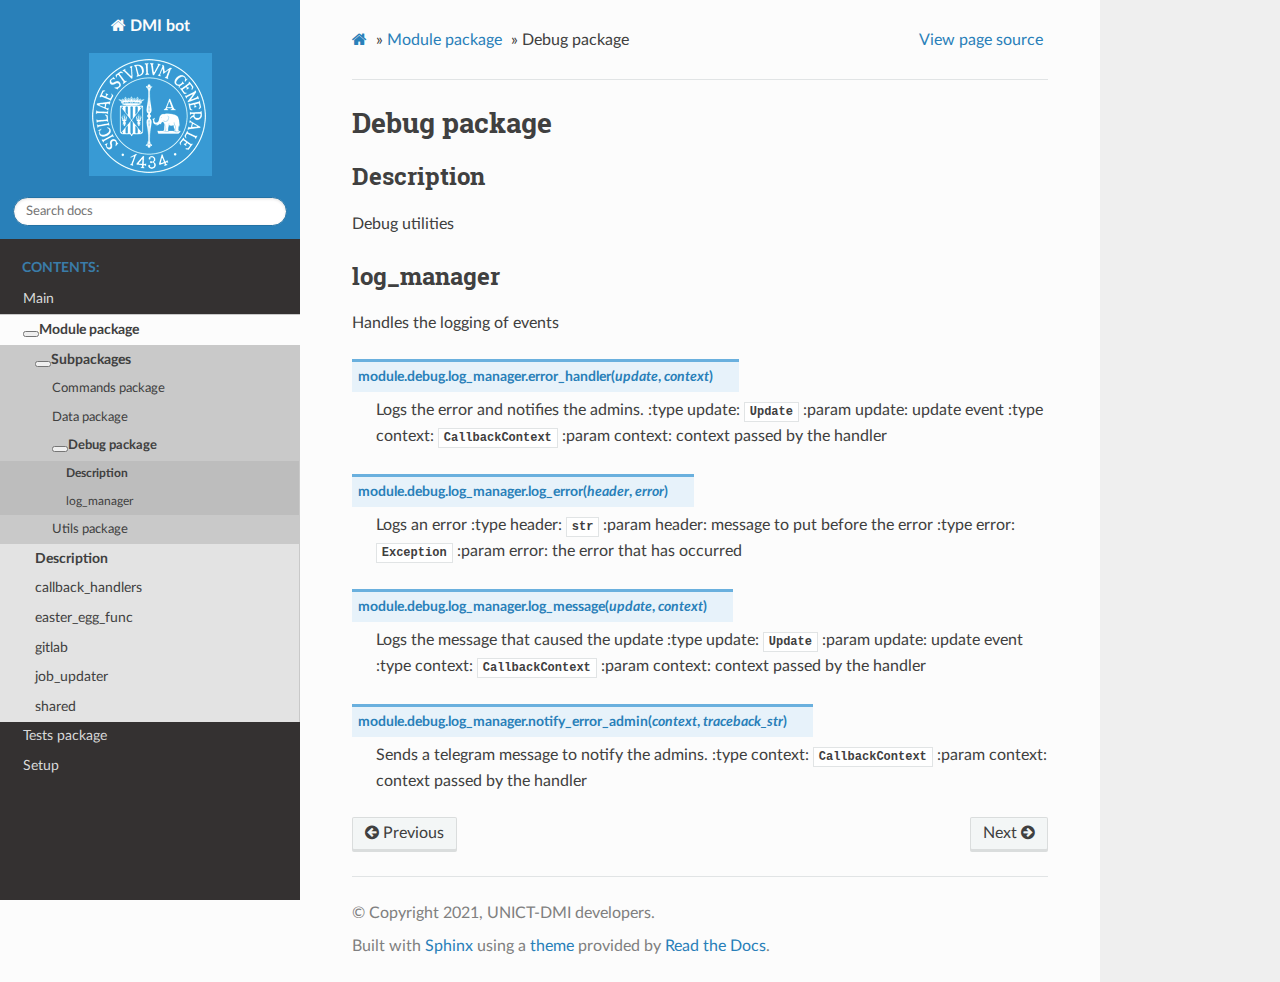
<file: docs/module.debug.html>
<!DOCTYPE html>
<html class="writer-html5" lang="en" >
<head>
  <meta charset="utf-8" /><meta name="generator" content="Docutils 0.17.1: http://docutils.sourceforge.net/" />

  <meta name="viewport" content="width=device-width, initial-scale=1.0" />
  <title>Debug package &mdash; DMI bot  documentation</title>
      <link rel="stylesheet" href="_static/pygments.css" type="text/css" />
      <link rel="stylesheet" href="_static/css/theme.css" type="text/css" />
      <link rel="stylesheet" href="_static/css/dark.css" type="text/css" />
  <!--[if lt IE 9]>
    <script src="_static/js/html5shiv.min.js"></script>
  <![endif]-->
  
        <script data-url_root="./" id="documentation_options" src="_static/documentation_options.js"></script>
        <script src="_static/jquery.js"></script>
        <script src="_static/underscore.js"></script>
        <script src="_static/doctools.js"></script>
    <script src="_static/js/theme.js"></script>
    <link rel="index" title="Index" href="genindex.html" />
    <link rel="search" title="Search" href="search.html" />
    <link rel="next" title="Utils package" href="module.utils.html" />
    <link rel="prev" title="Data package" href="module.data.html" /> 
</head>

<body class="wy-body-for-nav"> 
  <div class="wy-grid-for-nav">
    <nav data-toggle="wy-nav-shift" class="wy-nav-side">
      <div class="wy-side-scroll">
        <div class="wy-side-nav-search" >
            <a href="index.html" class="icon icon-home"> DMI bot
            <img src="_static/logo.png" class="logo" alt="Logo"/>
          </a>
<div role="search">
  <form id="rtd-search-form" class="wy-form" action="search.html" method="get">
    <input type="text" name="q" placeholder="Search docs" />
    <input type="hidden" name="check_keywords" value="yes" />
    <input type="hidden" name="area" value="default" />
  </form>
</div>
        </div><div class="wy-menu wy-menu-vertical" data-spy="affix" role="navigation" aria-label="Navigation menu">
              <p class="caption" role="heading"><span class="caption-text">Contents:</span></p>
<ul class="current">
<li class="toctree-l1"><a class="reference internal" href="main.html">Main</a></li>
<li class="toctree-l1 current"><a class="reference internal" href="module.html">Module package</a><ul class="current">
<li class="toctree-l2 current"><a class="reference internal" href="module.html#subpackages">Subpackages</a><ul class="current">
<li class="toctree-l3"><a class="reference internal" href="module.commands.html">Commands package</a></li>
<li class="toctree-l3"><a class="reference internal" href="module.data.html">Data package</a></li>
<li class="toctree-l3 current"><a class="current reference internal" href="#">Debug package</a><ul>
<li class="toctree-l4"><a class="reference internal" href="#module-module.debug"><strong>Description</strong></a></li>
<li class="toctree-l4"><a class="reference internal" href="#module-module.debug.log_manager">log_manager</a></li>
</ul>
</li>
<li class="toctree-l3"><a class="reference internal" href="module.utils.html">Utils package</a></li>
</ul>
</li>
<li class="toctree-l2"><a class="reference internal" href="module.html#module-module"><strong>Description</strong></a></li>
<li class="toctree-l2"><a class="reference internal" href="module.html#module-module.callback_handlers">callback_handlers</a></li>
<li class="toctree-l2"><a class="reference internal" href="module.html#module-module.easter_egg_func">easter_egg_func</a></li>
<li class="toctree-l2"><a class="reference internal" href="module.html#module-module.gitlab">gitlab</a></li>
<li class="toctree-l2"><a class="reference internal" href="module.html#module-module.job_updater">job_updater</a></li>
<li class="toctree-l2"><a class="reference internal" href="module.html#module-module.shared">shared</a></li>
</ul>
</li>
<li class="toctree-l1"><a class="reference internal" href="tests.html">Tests package</a></li>
<li class="toctree-l1"><a class="reference internal" href="setup.html">Setup</a></li>
</ul>

        </div>
      </div>
    </nav>

    <section data-toggle="wy-nav-shift" class="wy-nav-content-wrap"><nav class="wy-nav-top" aria-label="Mobile navigation menu" >
          <i data-toggle="wy-nav-top" class="fa fa-bars"></i>
          <a href="index.html">DMI bot</a>
      </nav>

      <div class="wy-nav-content">
        <div class="rst-content">
          <div role="navigation" aria-label="Page navigation">
  <ul class="wy-breadcrumbs">
      <li><a href="index.html" class="icon icon-home"></a> &raquo;</li>
          <li><a href="module.html">Module package</a> &raquo;</li>
      <li>Debug package</li>
      <li class="wy-breadcrumbs-aside">
            <a href="_sources/module.debug.rst.txt" rel="nofollow"> View page source</a>
      </li>
  </ul>
  <hr/>
</div>
          <div role="main" class="document" itemscope="itemscope" itemtype="http://schema.org/Article">
           <div itemprop="articleBody">
             
  <section id="debug-package">
<h1>Debug package<a class="headerlink" href="#debug-package" title="Permalink to this headline"></a></h1>
<section id="module-module.debug">
<span id="description"></span><h2><strong>Description</strong><a class="headerlink" href="#module-module.debug" title="Permalink to this headline"></a></h2>
<p>Debug utilities</p>
</section>
<section id="module-module.debug.log_manager">
<span id="log-manager"></span><h2>log_manager<a class="headerlink" href="#module-module.debug.log_manager" title="Permalink to this headline"></a></h2>
<p>Handles the logging of events</p>
<dl class="py function">
<dt class="sig sig-object py" id="module.debug.log_manager.error_handler">
<span class="sig-prename descclassname"><span class="pre">module.debug.log_manager.</span></span><span class="sig-name descname"><span class="pre">error_handler</span></span><span class="sig-paren">(</span><em class="sig-param"><span class="n"><span class="pre">update</span></span></em>, <em class="sig-param"><span class="n"><span class="pre">context</span></span></em><span class="sig-paren">)</span><a class="headerlink" href="#module.debug.log_manager.error_handler" title="Permalink to this definition"></a></dt>
<dd><p>Logs the error and notifies the admins.
:type update: <code class="xref py py-class docutils literal notranslate"><span class="pre">Update</span></code>
:param update: update event
:type context: <code class="xref py py-class docutils literal notranslate"><span class="pre">CallbackContext</span></code>
:param context: context passed by the handler</p>
</dd></dl>

<dl class="py function">
<dt class="sig sig-object py" id="module.debug.log_manager.log_error">
<span class="sig-prename descclassname"><span class="pre">module.debug.log_manager.</span></span><span class="sig-name descname"><span class="pre">log_error</span></span><span class="sig-paren">(</span><em class="sig-param"><span class="n"><span class="pre">header</span></span></em>, <em class="sig-param"><span class="n"><span class="pre">error</span></span></em><span class="sig-paren">)</span><a class="headerlink" href="#module.debug.log_manager.log_error" title="Permalink to this definition"></a></dt>
<dd><p>Logs an error
:type header: <code class="xref py py-class docutils literal notranslate"><span class="pre">str</span></code>
:param header: message to put before the error
:type error: <code class="xref py py-class docutils literal notranslate"><span class="pre">Exception</span></code>
:param error: the error that has occurred</p>
</dd></dl>

<dl class="py function">
<dt class="sig sig-object py" id="module.debug.log_manager.log_message">
<span class="sig-prename descclassname"><span class="pre">module.debug.log_manager.</span></span><span class="sig-name descname"><span class="pre">log_message</span></span><span class="sig-paren">(</span><em class="sig-param"><span class="n"><span class="pre">update</span></span></em>, <em class="sig-param"><span class="n"><span class="pre">context</span></span></em><span class="sig-paren">)</span><a class="headerlink" href="#module.debug.log_manager.log_message" title="Permalink to this definition"></a></dt>
<dd><p>Logs the message that caused the update
:type update: <code class="xref py py-class docutils literal notranslate"><span class="pre">Update</span></code>
:param update: update event
:type context: <code class="xref py py-class docutils literal notranslate"><span class="pre">CallbackContext</span></code>
:param context: context passed by the handler</p>
</dd></dl>

<dl class="py function">
<dt class="sig sig-object py" id="module.debug.log_manager.notify_error_admin">
<span class="sig-prename descclassname"><span class="pre">module.debug.log_manager.</span></span><span class="sig-name descname"><span class="pre">notify_error_admin</span></span><span class="sig-paren">(</span><em class="sig-param"><span class="n"><span class="pre">context</span></span></em>, <em class="sig-param"><span class="n"><span class="pre">traceback_str</span></span></em><span class="sig-paren">)</span><a class="headerlink" href="#module.debug.log_manager.notify_error_admin" title="Permalink to this definition"></a></dt>
<dd><p>Sends a telegram message to notify the admins.
:type context: <code class="xref py py-class docutils literal notranslate"><span class="pre">CallbackContext</span></code>
:param context: context passed by the handler</p>
</dd></dl>

</section>
</section>


           </div>
          </div>
          <footer><div class="rst-footer-buttons" role="navigation" aria-label="Footer">
        <a href="module.data.html" class="btn btn-neutral float-left" title="Data package" accesskey="p" rel="prev"><span class="fa fa-arrow-circle-left" aria-hidden="true"></span> Previous</a>
        <a href="module.utils.html" class="btn btn-neutral float-right" title="Utils package" accesskey="n" rel="next">Next <span class="fa fa-arrow-circle-right" aria-hidden="true"></span></a>
    </div>

  <hr/>

  <div role="contentinfo">
    <p>&#169; Copyright 2021, UNICT-DMI developers.</p>
  </div>

  Built with <a href="https://www.sphinx-doc.org/">Sphinx</a> using a
    <a href="https://github.com/readthedocs/sphinx_rtd_theme">theme</a>
    provided by <a href="https://readthedocs.org">Read the Docs</a>.
   

</footer>
        </div>
      </div>
    </section>
  </div>
  <script>
      jQuery(function () {
          SphinxRtdTheme.Navigation.enable(true);
      });
  </script> 

</body>
</html>
</file>
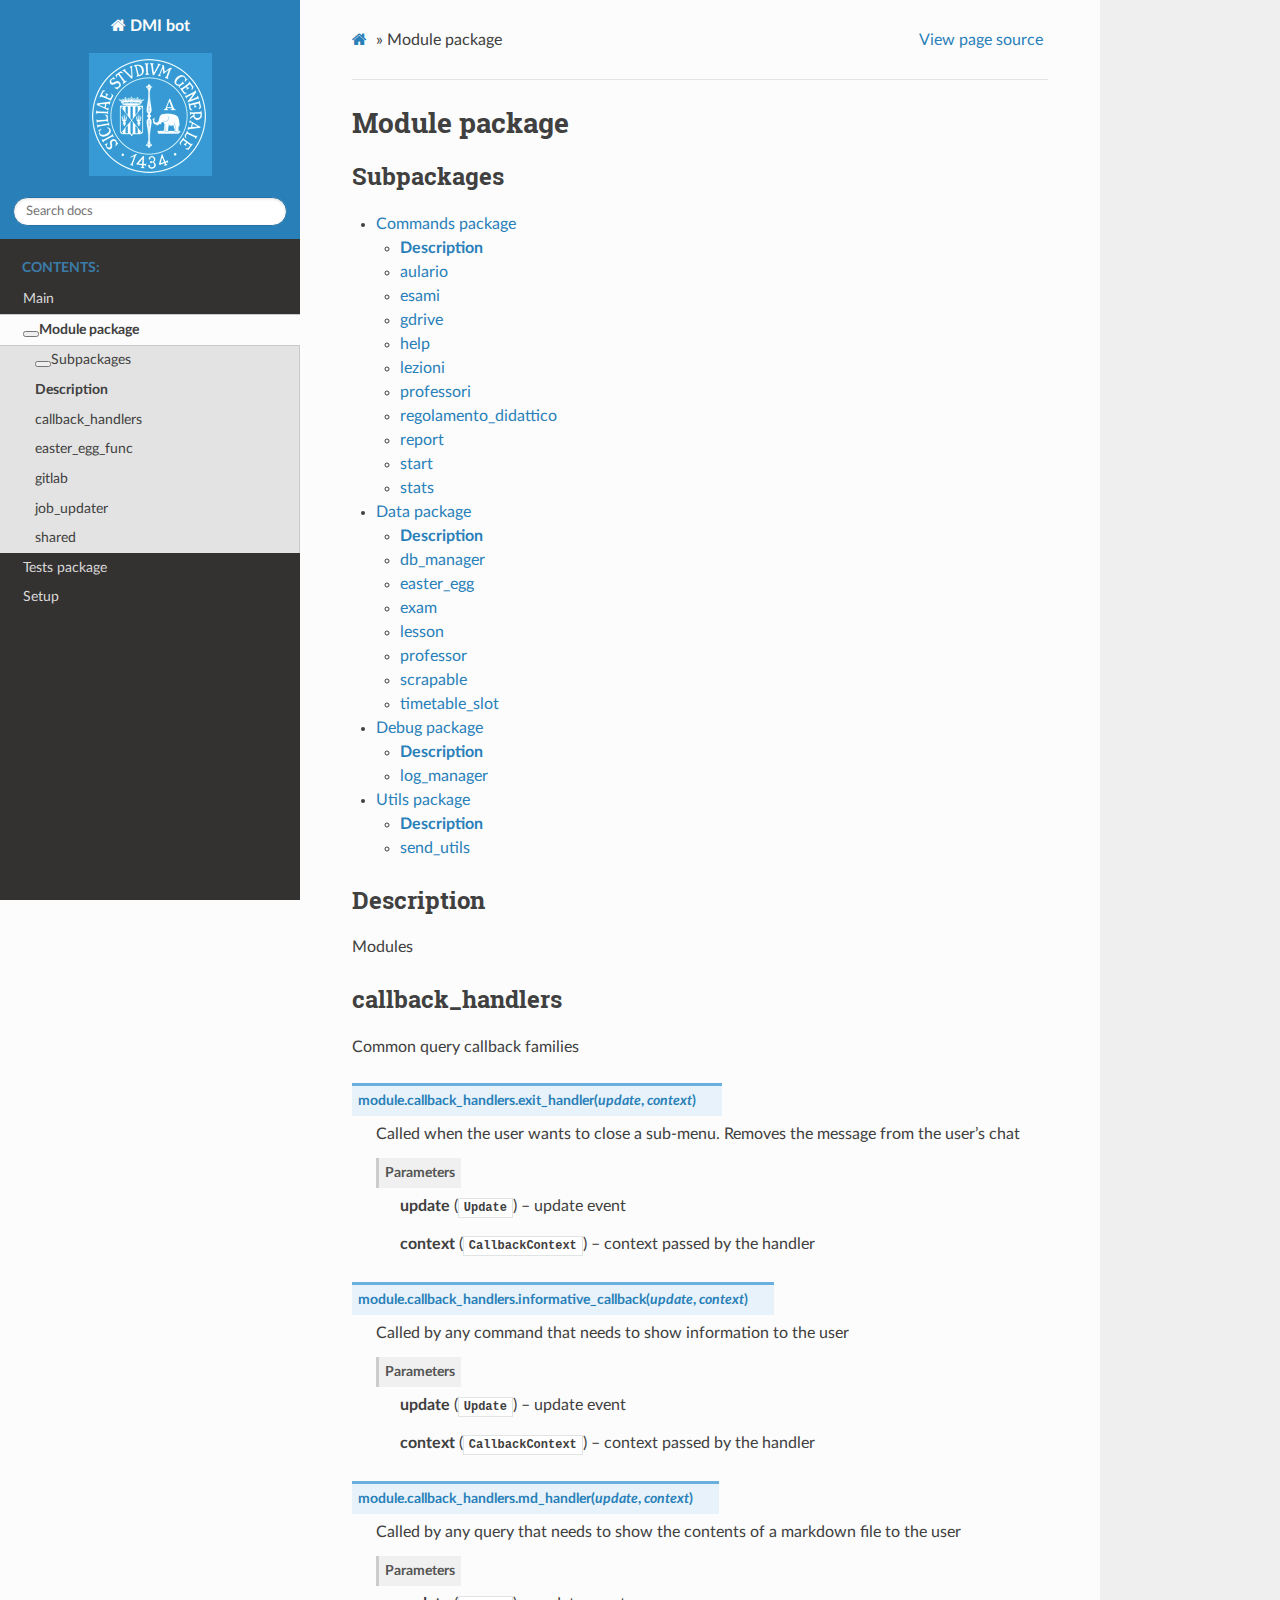
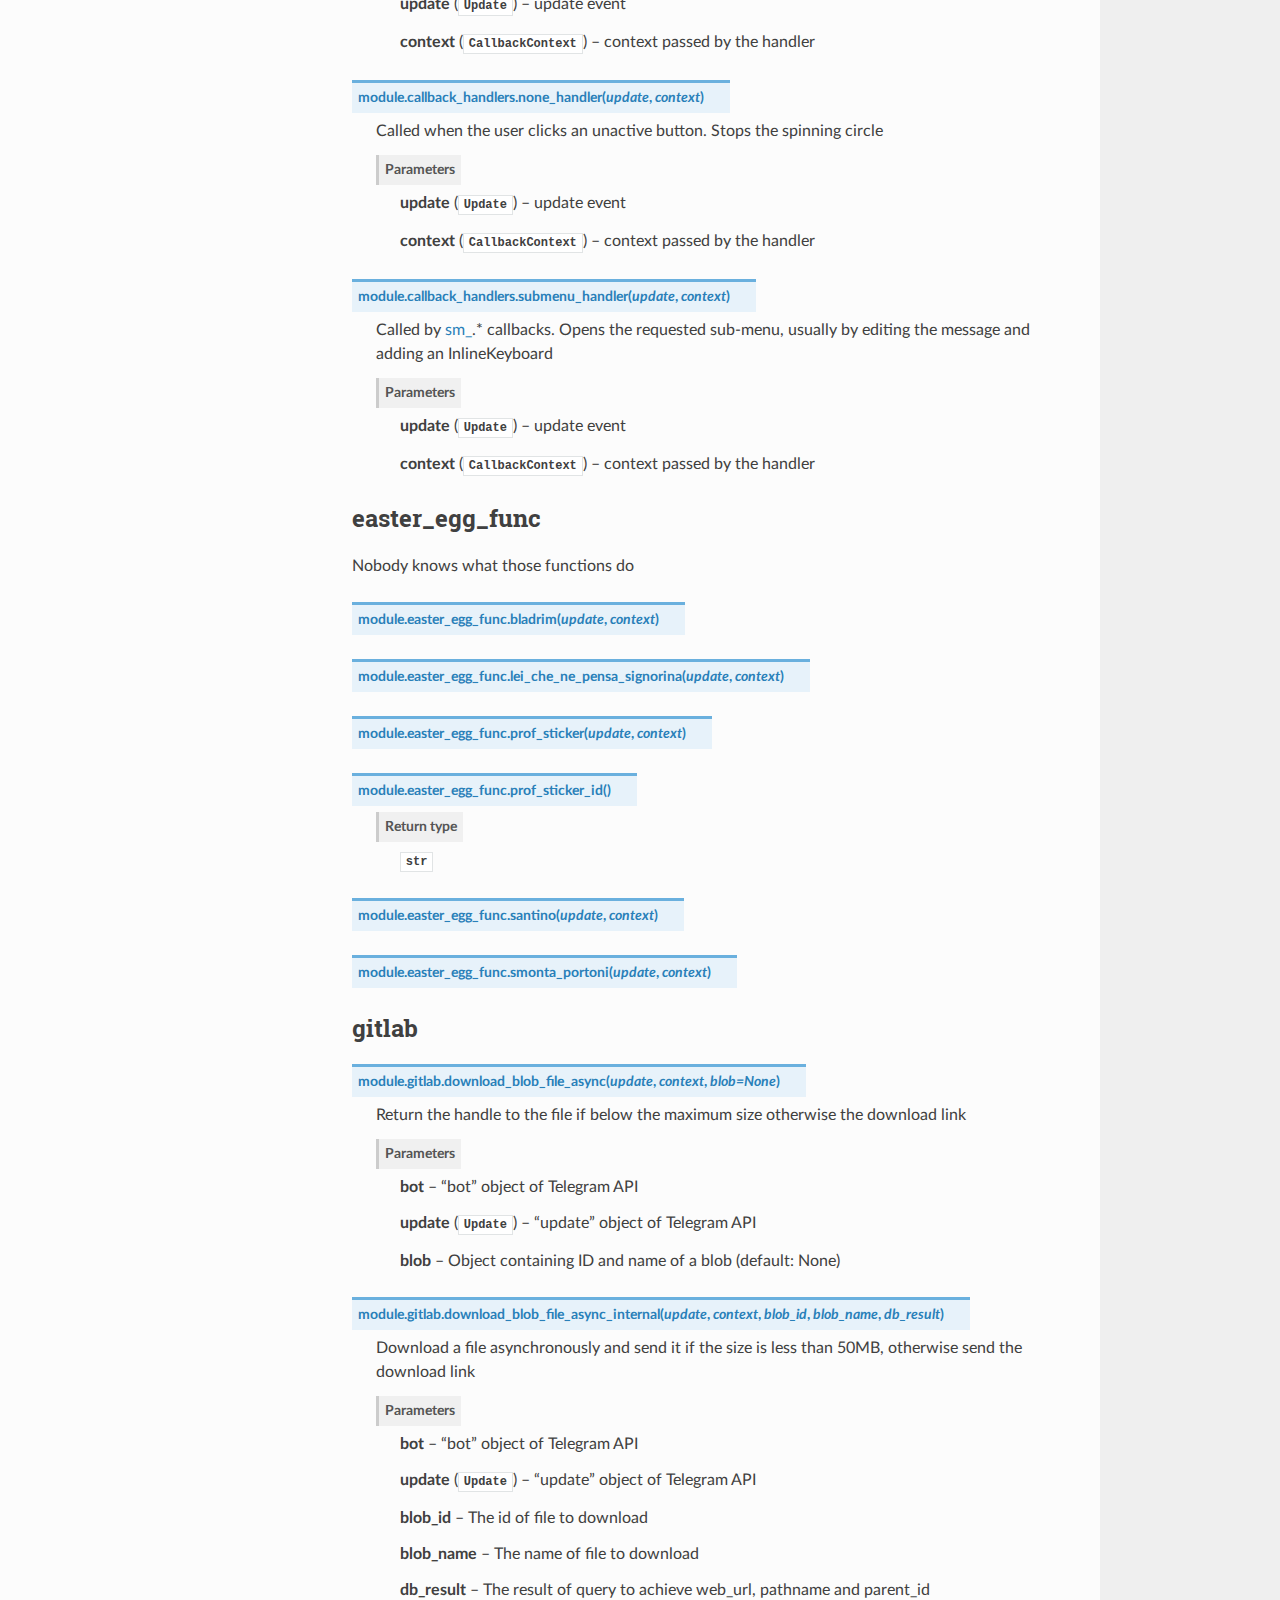
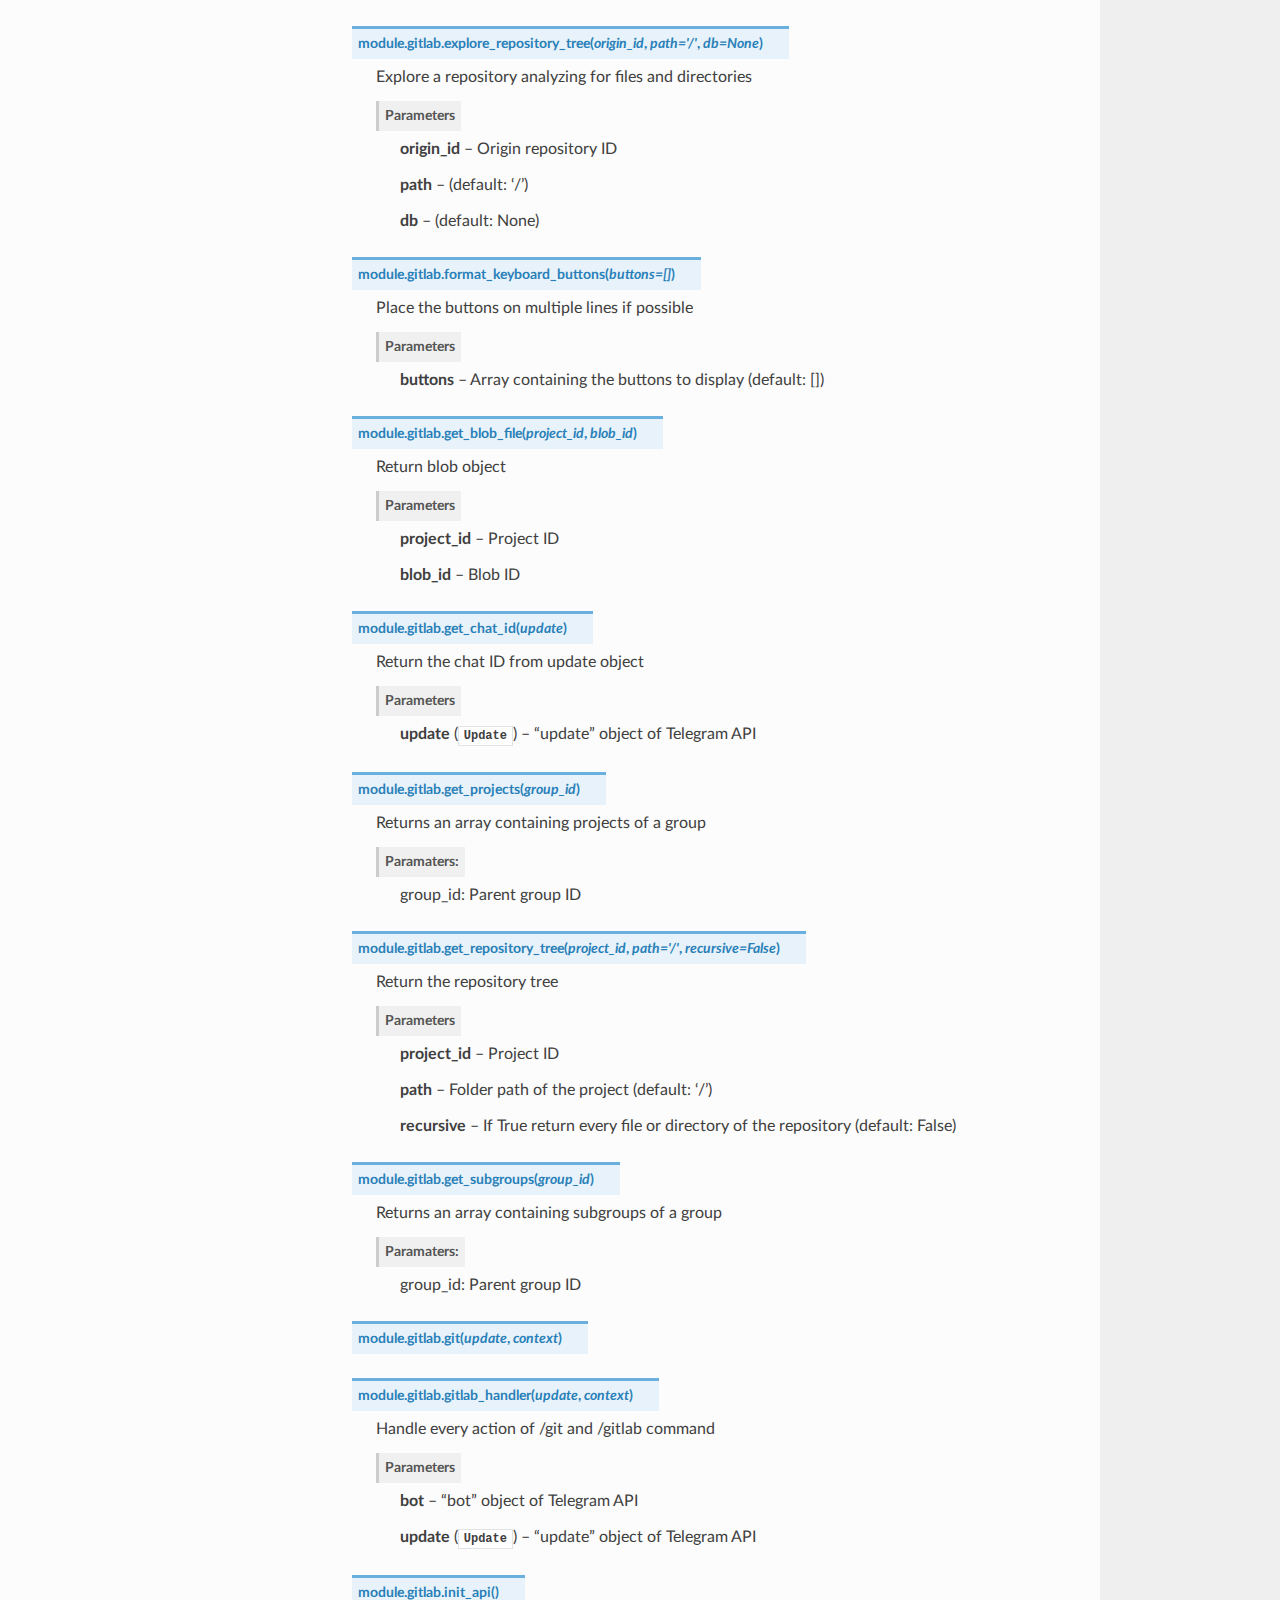
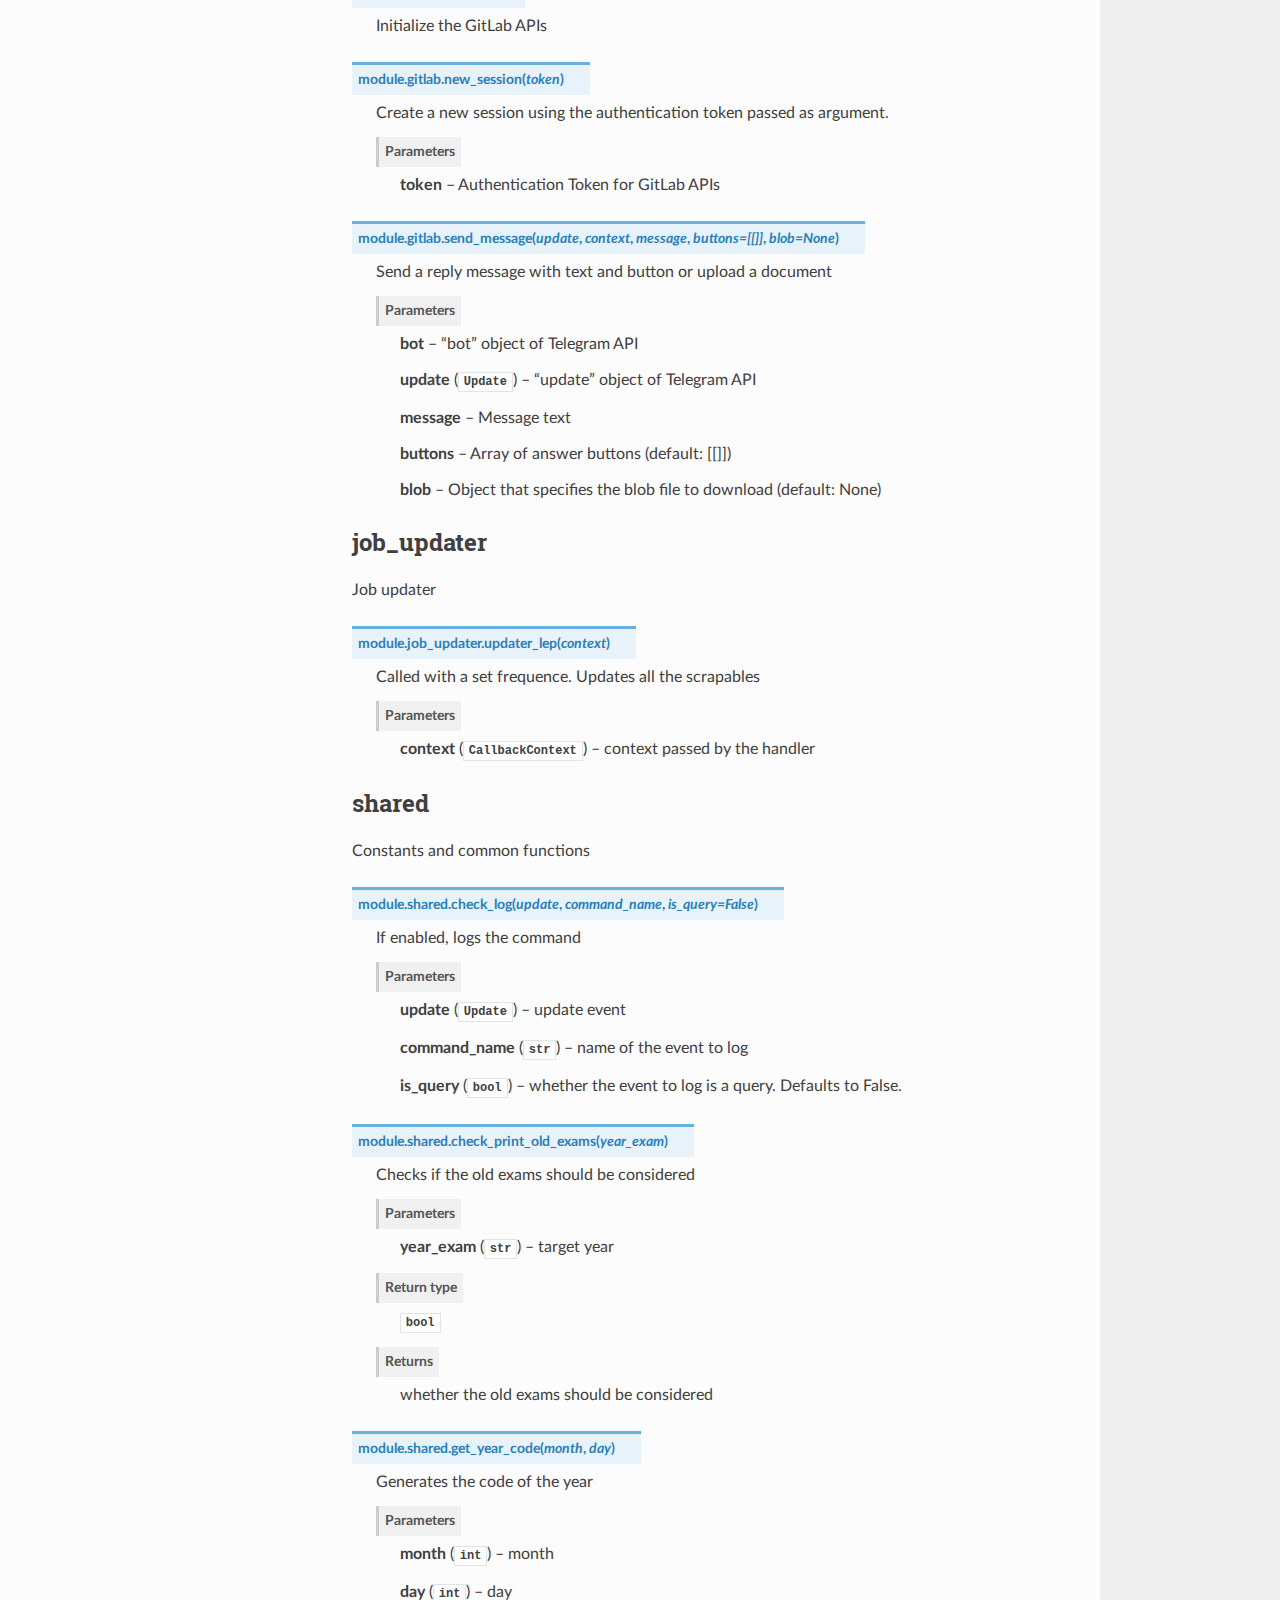
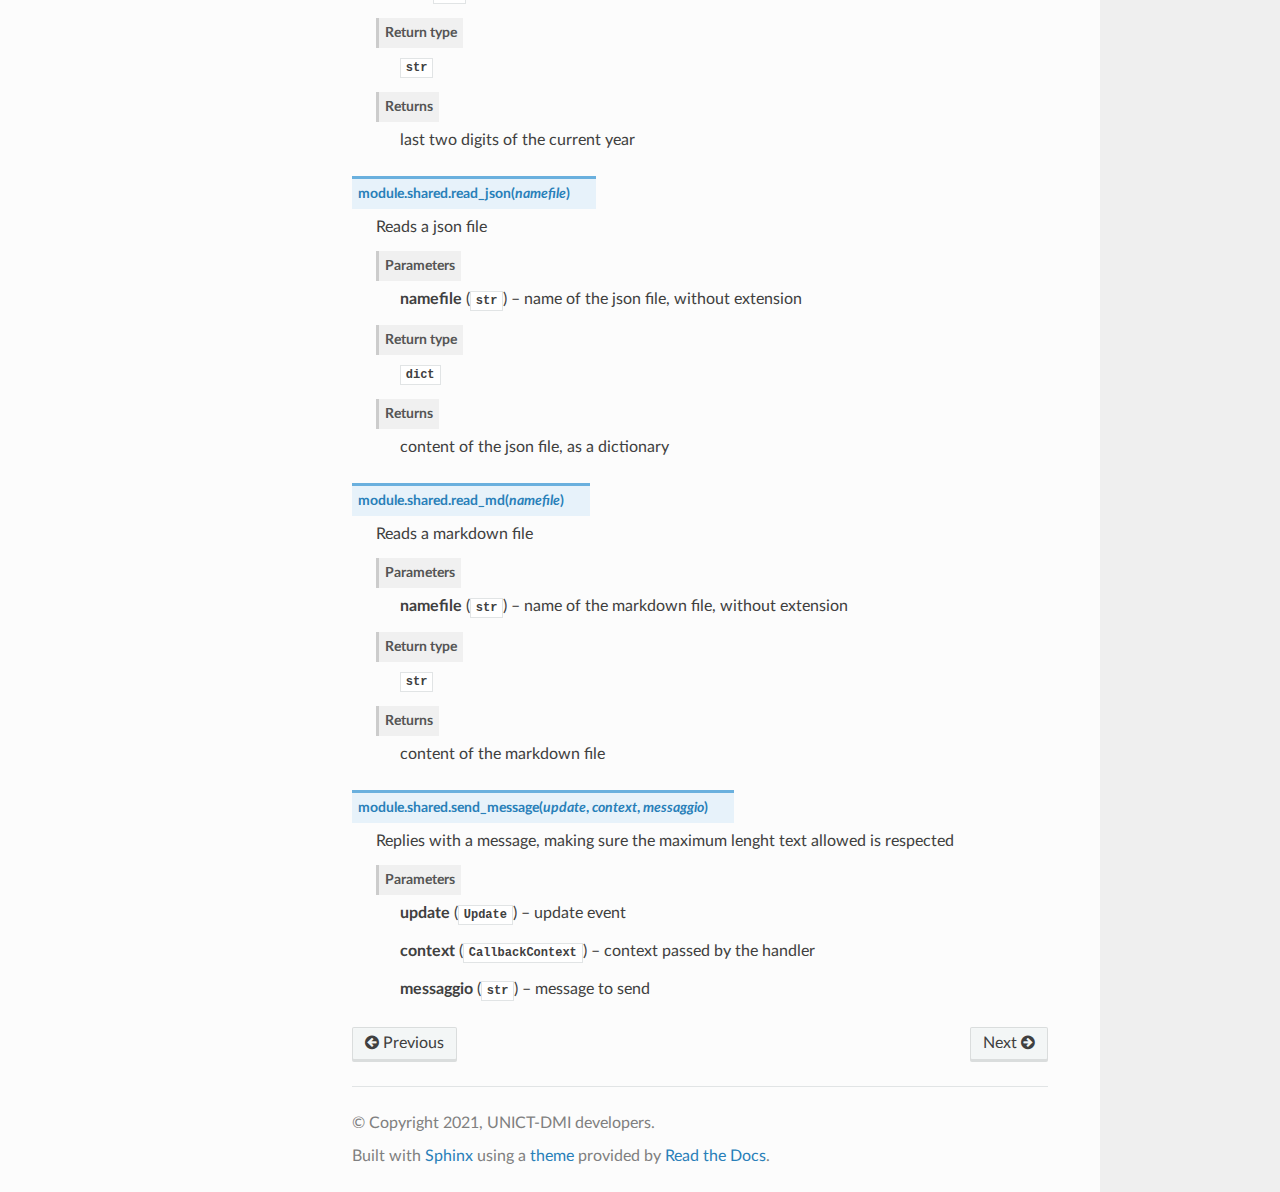
<file: docs/module.html>
<!DOCTYPE html>
<html class="writer-html5" lang="en" >
<head>
  <meta charset="utf-8" /><meta name="generator" content="Docutils 0.17.1: http://docutils.sourceforge.net/" />

  <meta name="viewport" content="width=device-width, initial-scale=1.0" />
  <title>Module package &mdash; DMI bot  documentation</title>
      <link rel="stylesheet" href="_static/pygments.css" type="text/css" />
      <link rel="stylesheet" href="_static/css/theme.css" type="text/css" />
      <link rel="stylesheet" href="_static/css/dark.css" type="text/css" />
  <!--[if lt IE 9]>
    <script src="_static/js/html5shiv.min.js"></script>
  <![endif]-->
  
        <script data-url_root="./" id="documentation_options" src="_static/documentation_options.js"></script>
        <script src="_static/jquery.js"></script>
        <script src="_static/underscore.js"></script>
        <script src="_static/doctools.js"></script>
    <script src="_static/js/theme.js"></script>
    <link rel="index" title="Index" href="genindex.html" />
    <link rel="search" title="Search" href="search.html" />
    <link rel="next" title="Commands package" href="module.commands.html" />
    <link rel="prev" title="Main" href="main.html" /> 
</head>

<body class="wy-body-for-nav"> 
  <div class="wy-grid-for-nav">
    <nav data-toggle="wy-nav-shift" class="wy-nav-side">
      <div class="wy-side-scroll">
        <div class="wy-side-nav-search" >
            <a href="index.html" class="icon icon-home"> DMI bot
            <img src="_static/logo.png" class="logo" alt="Logo"/>
          </a>
<div role="search">
  <form id="rtd-search-form" class="wy-form" action="search.html" method="get">
    <input type="text" name="q" placeholder="Search docs" />
    <input type="hidden" name="check_keywords" value="yes" />
    <input type="hidden" name="area" value="default" />
  </form>
</div>
        </div><div class="wy-menu wy-menu-vertical" data-spy="affix" role="navigation" aria-label="Navigation menu">
              <p class="caption" role="heading"><span class="caption-text">Contents:</span></p>
<ul class="current">
<li class="toctree-l1"><a class="reference internal" href="main.html">Main</a></li>
<li class="toctree-l1 current"><a class="current reference internal" href="#">Module package</a><ul>
<li class="toctree-l2"><a class="reference internal" href="#subpackages">Subpackages</a><ul>
<li class="toctree-l3"><a class="reference internal" href="module.commands.html">Commands package</a></li>
<li class="toctree-l3"><a class="reference internal" href="module.data.html">Data package</a></li>
<li class="toctree-l3"><a class="reference internal" href="module.debug.html">Debug package</a></li>
<li class="toctree-l3"><a class="reference internal" href="module.utils.html">Utils package</a></li>
</ul>
</li>
<li class="toctree-l2"><a class="reference internal" href="#module-module"><strong>Description</strong></a></li>
<li class="toctree-l2"><a class="reference internal" href="#module-module.callback_handlers">callback_handlers</a></li>
<li class="toctree-l2"><a class="reference internal" href="#module-module.easter_egg_func">easter_egg_func</a></li>
<li class="toctree-l2"><a class="reference internal" href="#module-module.gitlab">gitlab</a></li>
<li class="toctree-l2"><a class="reference internal" href="#module-module.job_updater">job_updater</a></li>
<li class="toctree-l2"><a class="reference internal" href="#module-module.shared">shared</a></li>
</ul>
</li>
<li class="toctree-l1"><a class="reference internal" href="tests.html">Tests package</a></li>
<li class="toctree-l1"><a class="reference internal" href="setup.html">Setup</a></li>
</ul>

        </div>
      </div>
    </nav>

    <section data-toggle="wy-nav-shift" class="wy-nav-content-wrap"><nav class="wy-nav-top" aria-label="Mobile navigation menu" >
          <i data-toggle="wy-nav-top" class="fa fa-bars"></i>
          <a href="index.html">DMI bot</a>
      </nav>

      <div class="wy-nav-content">
        <div class="rst-content">
          <div role="navigation" aria-label="Page navigation">
  <ul class="wy-breadcrumbs">
      <li><a href="index.html" class="icon icon-home"></a> &raquo;</li>
      <li>Module package</li>
      <li class="wy-breadcrumbs-aside">
            <a href="_sources/module.rst.txt" rel="nofollow"> View page source</a>
      </li>
  </ul>
  <hr/>
</div>
          <div role="main" class="document" itemscope="itemscope" itemtype="http://schema.org/Article">
           <div itemprop="articleBody">
             
  <section id="module-package">
<h1>Module package<a class="headerlink" href="#module-package" title="Permalink to this headline"></a></h1>
<section id="subpackages">
<h2>Subpackages<a class="headerlink" href="#subpackages" title="Permalink to this headline"></a></h2>
<div class="toctree-wrapper compound">
<ul>
<li class="toctree-l1"><a class="reference internal" href="module.commands.html">Commands package</a><ul>
<li class="toctree-l2"><a class="reference internal" href="module.commands.html#module-module.commands"><strong>Description</strong></a></li>
<li class="toctree-l2"><a class="reference internal" href="module.commands.html#module-module.commands.aulario">aulario</a></li>
<li class="toctree-l2"><a class="reference internal" href="module.commands.html#module-module.commands.esami">esami</a></li>
<li class="toctree-l2"><a class="reference internal" href="module.commands.html#module-module.commands.gdrive">gdrive</a></li>
<li class="toctree-l2"><a class="reference internal" href="module.commands.html#module-module.commands.help">help</a></li>
<li class="toctree-l2"><a class="reference internal" href="module.commands.html#module-module.commands.lezioni">lezioni</a></li>
<li class="toctree-l2"><a class="reference internal" href="module.commands.html#module-module.commands.professori">professori</a></li>
<li class="toctree-l2"><a class="reference internal" href="module.commands.html#module-module.commands.regolamento_didattico">regolamento_didattico</a></li>
<li class="toctree-l2"><a class="reference internal" href="module.commands.html#module-module.commands.report">report</a></li>
<li class="toctree-l2"><a class="reference internal" href="module.commands.html#module-module.commands.start">start</a></li>
<li class="toctree-l2"><a class="reference internal" href="module.commands.html#module-module.commands.stats">stats</a></li>
</ul>
</li>
<li class="toctree-l1"><a class="reference internal" href="module.data.html">Data package</a><ul>
<li class="toctree-l2"><a class="reference internal" href="module.data.html#module-module.data"><strong>Description</strong></a></li>
<li class="toctree-l2"><a class="reference internal" href="module.data.html#module-module.data.db_manager">db_manager</a></li>
<li class="toctree-l2"><a class="reference internal" href="module.data.html#module-module.data.easter_egg">easter_egg</a></li>
<li class="toctree-l2"><a class="reference internal" href="module.data.html#module-module.data.exam">exam</a></li>
<li class="toctree-l2"><a class="reference internal" href="module.data.html#module-module.data.lesson">lesson</a></li>
<li class="toctree-l2"><a class="reference internal" href="module.data.html#module-module.data.professor">professor</a></li>
<li class="toctree-l2"><a class="reference internal" href="module.data.html#module-module.data.scrapable">scrapable</a></li>
<li class="toctree-l2"><a class="reference internal" href="module.data.html#module-module.data.timetable_slot">timetable_slot</a></li>
</ul>
</li>
<li class="toctree-l1"><a class="reference internal" href="module.debug.html">Debug package</a><ul>
<li class="toctree-l2"><a class="reference internal" href="module.debug.html#module-module.debug"><strong>Description</strong></a></li>
<li class="toctree-l2"><a class="reference internal" href="module.debug.html#module-module.debug.log_manager">log_manager</a></li>
</ul>
</li>
<li class="toctree-l1"><a class="reference internal" href="module.utils.html">Utils package</a><ul>
<li class="toctree-l2"><a class="reference internal" href="module.utils.html#module-module.utils"><strong>Description</strong></a></li>
<li class="toctree-l2"><a class="reference internal" href="module.utils.html#module-module.utils.send_utils">send_utils</a></li>
</ul>
</li>
</ul>
</div>
</section>
<section id="module-module">
<span id="description"></span><h2><strong>Description</strong><a class="headerlink" href="#module-module" title="Permalink to this headline"></a></h2>
<p>Modules</p>
</section>
<section id="module-module.callback_handlers">
<span id="callback-handlers"></span><h2>callback_handlers<a class="headerlink" href="#module-module.callback_handlers" title="Permalink to this headline"></a></h2>
<p>Common query callback families</p>
<dl class="py function">
<dt class="sig sig-object py" id="module.callback_handlers.exit_handler">
<span class="sig-prename descclassname"><span class="pre">module.callback_handlers.</span></span><span class="sig-name descname"><span class="pre">exit_handler</span></span><span class="sig-paren">(</span><em class="sig-param"><span class="n"><span class="pre">update</span></span></em>, <em class="sig-param"><span class="n"><span class="pre">context</span></span></em><span class="sig-paren">)</span><a class="headerlink" href="#module.callback_handlers.exit_handler" title="Permalink to this definition"></a></dt>
<dd><p>Called when the user wants to close a sub-menu.
Removes the message from the user’s chat</p>
<dl class="field-list simple">
<dt class="field-odd">Parameters</dt>
<dd class="field-odd"><ul class="simple">
<li><p><strong>update</strong> (<code class="xref py py-class docutils literal notranslate"><span class="pre">Update</span></code>) – update event</p></li>
<li><p><strong>context</strong> (<code class="xref py py-class docutils literal notranslate"><span class="pre">CallbackContext</span></code>) – context passed by the handler</p></li>
</ul>
</dd>
</dl>
</dd></dl>

<dl class="py function">
<dt class="sig sig-object py" id="module.callback_handlers.informative_callback">
<span class="sig-prename descclassname"><span class="pre">module.callback_handlers.</span></span><span class="sig-name descname"><span class="pre">informative_callback</span></span><span class="sig-paren">(</span><em class="sig-param"><span class="n"><span class="pre">update</span></span></em>, <em class="sig-param"><span class="n"><span class="pre">context</span></span></em><span class="sig-paren">)</span><a class="headerlink" href="#module.callback_handlers.informative_callback" title="Permalink to this definition"></a></dt>
<dd><p>Called by any command that needs to show information to the user</p>
<dl class="field-list simple">
<dt class="field-odd">Parameters</dt>
<dd class="field-odd"><ul class="simple">
<li><p><strong>update</strong> (<code class="xref py py-class docutils literal notranslate"><span class="pre">Update</span></code>) – update event</p></li>
<li><p><strong>context</strong> (<code class="xref py py-class docutils literal notranslate"><span class="pre">CallbackContext</span></code>) – context passed by the handler</p></li>
</ul>
</dd>
</dl>
</dd></dl>

<dl class="py function">
<dt class="sig sig-object py" id="module.callback_handlers.md_handler">
<span class="sig-prename descclassname"><span class="pre">module.callback_handlers.</span></span><span class="sig-name descname"><span class="pre">md_handler</span></span><span class="sig-paren">(</span><em class="sig-param"><span class="n"><span class="pre">update</span></span></em>, <em class="sig-param"><span class="n"><span class="pre">context</span></span></em><span class="sig-paren">)</span><a class="headerlink" href="#module.callback_handlers.md_handler" title="Permalink to this definition"></a></dt>
<dd><p>Called by any query that needs to show the contents of a markdown file to the user</p>
<dl class="field-list simple">
<dt class="field-odd">Parameters</dt>
<dd class="field-odd"><ul class="simple">
<li><p><strong>update</strong> (<code class="xref py py-class docutils literal notranslate"><span class="pre">Update</span></code>) – update event</p></li>
<li><p><strong>context</strong> (<code class="xref py py-class docutils literal notranslate"><span class="pre">CallbackContext</span></code>) – context passed by the handler</p></li>
</ul>
</dd>
</dl>
</dd></dl>

<dl class="py function">
<dt class="sig sig-object py" id="module.callback_handlers.none_handler">
<span class="sig-prename descclassname"><span class="pre">module.callback_handlers.</span></span><span class="sig-name descname"><span class="pre">none_handler</span></span><span class="sig-paren">(</span><em class="sig-param"><span class="n"><span class="pre">update</span></span></em>, <em class="sig-param"><span class="n"><span class="pre">context</span></span></em><span class="sig-paren">)</span><a class="headerlink" href="#module.callback_handlers.none_handler" title="Permalink to this definition"></a></dt>
<dd><p>Called when the user clicks an unactive button.
Stops the spinning circle</p>
<dl class="field-list simple">
<dt class="field-odd">Parameters</dt>
<dd class="field-odd"><ul class="simple">
<li><p><strong>update</strong> (<code class="xref py py-class docutils literal notranslate"><span class="pre">Update</span></code>) – update event</p></li>
<li><p><strong>context</strong> (<code class="xref py py-class docutils literal notranslate"><span class="pre">CallbackContext</span></code>) – context passed by the handler</p></li>
</ul>
</dd>
</dl>
</dd></dl>

<dl class="py function">
<dt class="sig sig-object py" id="module.callback_handlers.submenu_handler">
<span class="sig-prename descclassname"><span class="pre">module.callback_handlers.</span></span><span class="sig-name descname"><span class="pre">submenu_handler</span></span><span class="sig-paren">(</span><em class="sig-param"><span class="n"><span class="pre">update</span></span></em>, <em class="sig-param"><span class="n"><span class="pre">context</span></span></em><span class="sig-paren">)</span><a class="headerlink" href="#module.callback_handlers.submenu_handler" title="Permalink to this definition"></a></dt>
<dd><p>Called by <a href="#id1"><span class="problematic" id="id2">sm_</span></a>.* callbacks.
Opens the requested sub-menu, usually by editing the message and adding an InlineKeyboard</p>
<dl class="field-list simple">
<dt class="field-odd">Parameters</dt>
<dd class="field-odd"><ul class="simple">
<li><p><strong>update</strong> (<code class="xref py py-class docutils literal notranslate"><span class="pre">Update</span></code>) – update event</p></li>
<li><p><strong>context</strong> (<code class="xref py py-class docutils literal notranslate"><span class="pre">CallbackContext</span></code>) – context passed by the handler</p></li>
</ul>
</dd>
</dl>
</dd></dl>

</section>
<section id="module-module.easter_egg_func">
<span id="easter-egg-func"></span><h2>easter_egg_func<a class="headerlink" href="#module-module.easter_egg_func" title="Permalink to this headline"></a></h2>
<p>Nobody knows what those functions do</p>
<dl class="py function">
<dt class="sig sig-object py" id="module.easter_egg_func.bladrim">
<span class="sig-prename descclassname"><span class="pre">module.easter_egg_func.</span></span><span class="sig-name descname"><span class="pre">bladrim</span></span><span class="sig-paren">(</span><em class="sig-param"><span class="n"><span class="pre">update</span></span></em>, <em class="sig-param"><span class="n"><span class="pre">context</span></span></em><span class="sig-paren">)</span><a class="headerlink" href="#module.easter_egg_func.bladrim" title="Permalink to this definition"></a></dt>
<dd></dd></dl>

<dl class="py function">
<dt class="sig sig-object py" id="module.easter_egg_func.lei_che_ne_pensa_signorina">
<span class="sig-prename descclassname"><span class="pre">module.easter_egg_func.</span></span><span class="sig-name descname"><span class="pre">lei_che_ne_pensa_signorina</span></span><span class="sig-paren">(</span><em class="sig-param"><span class="n"><span class="pre">update</span></span></em>, <em class="sig-param"><span class="n"><span class="pre">context</span></span></em><span class="sig-paren">)</span><a class="headerlink" href="#module.easter_egg_func.lei_che_ne_pensa_signorina" title="Permalink to this definition"></a></dt>
<dd></dd></dl>

<dl class="py function">
<dt class="sig sig-object py" id="module.easter_egg_func.prof_sticker">
<span class="sig-prename descclassname"><span class="pre">module.easter_egg_func.</span></span><span class="sig-name descname"><span class="pre">prof_sticker</span></span><span class="sig-paren">(</span><em class="sig-param"><span class="n"><span class="pre">update</span></span></em>, <em class="sig-param"><span class="n"><span class="pre">context</span></span></em><span class="sig-paren">)</span><a class="headerlink" href="#module.easter_egg_func.prof_sticker" title="Permalink to this definition"></a></dt>
<dd></dd></dl>

<dl class="py function">
<dt class="sig sig-object py" id="module.easter_egg_func.prof_sticker_id">
<span class="sig-prename descclassname"><span class="pre">module.easter_egg_func.</span></span><span class="sig-name descname"><span class="pre">prof_sticker_id</span></span><span class="sig-paren">(</span><span class="sig-paren">)</span><a class="headerlink" href="#module.easter_egg_func.prof_sticker_id" title="Permalink to this definition"></a></dt>
<dd><dl class="field-list simple">
<dt class="field-odd">Return type</dt>
<dd class="field-odd"><p><code class="xref py py-class docutils literal notranslate"><span class="pre">str</span></code></p>
</dd>
</dl>
</dd></dl>

<dl class="py function">
<dt class="sig sig-object py" id="module.easter_egg_func.santino">
<span class="sig-prename descclassname"><span class="pre">module.easter_egg_func.</span></span><span class="sig-name descname"><span class="pre">santino</span></span><span class="sig-paren">(</span><em class="sig-param"><span class="n"><span class="pre">update</span></span></em>, <em class="sig-param"><span class="n"><span class="pre">context</span></span></em><span class="sig-paren">)</span><a class="headerlink" href="#module.easter_egg_func.santino" title="Permalink to this definition"></a></dt>
<dd></dd></dl>

<dl class="py function">
<dt class="sig sig-object py" id="module.easter_egg_func.smonta_portoni">
<span class="sig-prename descclassname"><span class="pre">module.easter_egg_func.</span></span><span class="sig-name descname"><span class="pre">smonta_portoni</span></span><span class="sig-paren">(</span><em class="sig-param"><span class="n"><span class="pre">update</span></span></em>, <em class="sig-param"><span class="n"><span class="pre">context</span></span></em><span class="sig-paren">)</span><a class="headerlink" href="#module.easter_egg_func.smonta_portoni" title="Permalink to this definition"></a></dt>
<dd></dd></dl>

</section>
<section id="module-module.gitlab">
<span id="gitlab"></span><h2>gitlab<a class="headerlink" href="#module-module.gitlab" title="Permalink to this headline"></a></h2>
<dl class="py function">
<dt class="sig sig-object py" id="module.gitlab.download_blob_file_async">
<span class="sig-prename descclassname"><span class="pre">module.gitlab.</span></span><span class="sig-name descname"><span class="pre">download_blob_file_async</span></span><span class="sig-paren">(</span><em class="sig-param"><span class="n"><span class="pre">update</span></span></em>, <em class="sig-param"><span class="n"><span class="pre">context</span></span></em>, <em class="sig-param"><span class="n"><span class="pre">blob</span></span><span class="o"><span class="pre">=</span></span><span class="default_value"><span class="pre">None</span></span></em><span class="sig-paren">)</span><a class="headerlink" href="#module.gitlab.download_blob_file_async" title="Permalink to this definition"></a></dt>
<dd><p>Return the handle to the file if below the maximum size otherwise the download link</p>
<dl class="field-list simple">
<dt class="field-odd">Parameters</dt>
<dd class="field-odd"><ul class="simple">
<li><p><strong>bot</strong> – “bot” object of Telegram API</p></li>
<li><p><strong>update</strong> (<code class="xref py py-class docutils literal notranslate"><span class="pre">Update</span></code>) – “update” object of Telegram API</p></li>
<li><p><strong>blob</strong> – Object containing ID and name of a blob (default: None)</p></li>
</ul>
</dd>
</dl>
</dd></dl>

<dl class="py function">
<dt class="sig sig-object py" id="module.gitlab.download_blob_file_async_internal">
<span class="sig-prename descclassname"><span class="pre">module.gitlab.</span></span><span class="sig-name descname"><span class="pre">download_blob_file_async_internal</span></span><span class="sig-paren">(</span><em class="sig-param"><span class="n"><span class="pre">update</span></span></em>, <em class="sig-param"><span class="n"><span class="pre">context</span></span></em>, <em class="sig-param"><span class="n"><span class="pre">blob_id</span></span></em>, <em class="sig-param"><span class="n"><span class="pre">blob_name</span></span></em>, <em class="sig-param"><span class="n"><span class="pre">db_result</span></span></em><span class="sig-paren">)</span><a class="headerlink" href="#module.gitlab.download_blob_file_async_internal" title="Permalink to this definition"></a></dt>
<dd><p>Download a file asynchronously and send it if the size is less than 50MB, otherwise send the download link</p>
<dl class="field-list simple">
<dt class="field-odd">Parameters</dt>
<dd class="field-odd"><ul class="simple">
<li><p><strong>bot</strong> – “bot” object of Telegram API</p></li>
<li><p><strong>update</strong> (<code class="xref py py-class docutils literal notranslate"><span class="pre">Update</span></code>) – “update” object of Telegram API</p></li>
<li><p><strong>blob_id</strong> – The id of file to download</p></li>
<li><p><strong>blob_name</strong> – The name of file to download</p></li>
<li><p><strong>db_result</strong> – The result of query to achieve web_url, pathname and parent_id</p></li>
</ul>
</dd>
</dl>
</dd></dl>

<dl class="py function">
<dt class="sig sig-object py" id="module.gitlab.explore_repository_tree">
<span class="sig-prename descclassname"><span class="pre">module.gitlab.</span></span><span class="sig-name descname"><span class="pre">explore_repository_tree</span></span><span class="sig-paren">(</span><em class="sig-param"><span class="n"><span class="pre">origin_id</span></span></em>, <em class="sig-param"><span class="n"><span class="pre">path</span></span><span class="o"><span class="pre">=</span></span><span class="default_value"><span class="pre">'/'</span></span></em>, <em class="sig-param"><span class="n"><span class="pre">db</span></span><span class="o"><span class="pre">=</span></span><span class="default_value"><span class="pre">None</span></span></em><span class="sig-paren">)</span><a class="headerlink" href="#module.gitlab.explore_repository_tree" title="Permalink to this definition"></a></dt>
<dd><p>Explore a repository analyzing for files and directories</p>
<dl class="field-list simple">
<dt class="field-odd">Parameters</dt>
<dd class="field-odd"><ul class="simple">
<li><p><strong>origin_id</strong> – Origin repository ID</p></li>
<li><p><strong>path</strong> – (default: ‘/’)</p></li>
<li><p><strong>db</strong> – (default: None)</p></li>
</ul>
</dd>
</dl>
</dd></dl>

<dl class="py function">
<dt class="sig sig-object py" id="module.gitlab.format_keyboard_buttons">
<span class="sig-prename descclassname"><span class="pre">module.gitlab.</span></span><span class="sig-name descname"><span class="pre">format_keyboard_buttons</span></span><span class="sig-paren">(</span><em class="sig-param"><span class="n"><span class="pre">buttons</span></span><span class="o"><span class="pre">=</span></span><span class="default_value"><span class="pre">[]</span></span></em><span class="sig-paren">)</span><a class="headerlink" href="#module.gitlab.format_keyboard_buttons" title="Permalink to this definition"></a></dt>
<dd><p>Place the buttons on multiple lines if possible</p>
<dl class="field-list simple">
<dt class="field-odd">Parameters</dt>
<dd class="field-odd"><p><strong>buttons</strong> – Array containing the buttons to display (default: [])</p>
</dd>
</dl>
</dd></dl>

<dl class="py function">
<dt class="sig sig-object py" id="module.gitlab.get_blob_file">
<span class="sig-prename descclassname"><span class="pre">module.gitlab.</span></span><span class="sig-name descname"><span class="pre">get_blob_file</span></span><span class="sig-paren">(</span><em class="sig-param"><span class="n"><span class="pre">project_id</span></span></em>, <em class="sig-param"><span class="n"><span class="pre">blob_id</span></span></em><span class="sig-paren">)</span><a class="headerlink" href="#module.gitlab.get_blob_file" title="Permalink to this definition"></a></dt>
<dd><p>Return blob object</p>
<dl class="field-list simple">
<dt class="field-odd">Parameters</dt>
<dd class="field-odd"><ul class="simple">
<li><p><strong>project_id</strong> – Project ID</p></li>
<li><p><strong>blob_id</strong> – Blob ID</p></li>
</ul>
</dd>
</dl>
</dd></dl>

<dl class="py function">
<dt class="sig sig-object py" id="module.gitlab.get_chat_id">
<span class="sig-prename descclassname"><span class="pre">module.gitlab.</span></span><span class="sig-name descname"><span class="pre">get_chat_id</span></span><span class="sig-paren">(</span><em class="sig-param"><span class="n"><span class="pre">update</span></span></em><span class="sig-paren">)</span><a class="headerlink" href="#module.gitlab.get_chat_id" title="Permalink to this definition"></a></dt>
<dd><p>Return the chat ID from update object</p>
<dl class="field-list simple">
<dt class="field-odd">Parameters</dt>
<dd class="field-odd"><p><strong>update</strong> (<code class="xref py py-class docutils literal notranslate"><span class="pre">Update</span></code>) – “update” object of Telegram API</p>
</dd>
</dl>
</dd></dl>

<dl class="py function">
<dt class="sig sig-object py" id="module.gitlab.get_projects">
<span class="sig-prename descclassname"><span class="pre">module.gitlab.</span></span><span class="sig-name descname"><span class="pre">get_projects</span></span><span class="sig-paren">(</span><em class="sig-param"><span class="n"><span class="pre">group_id</span></span></em><span class="sig-paren">)</span><a class="headerlink" href="#module.gitlab.get_projects" title="Permalink to this definition"></a></dt>
<dd><p>Returns an array containing projects of a group</p>
<dl class="simple">
<dt>Paramaters:</dt><dd><p>group_id: Parent group ID</p>
</dd>
</dl>
</dd></dl>

<dl class="py function">
<dt class="sig sig-object py" id="module.gitlab.get_repository_tree">
<span class="sig-prename descclassname"><span class="pre">module.gitlab.</span></span><span class="sig-name descname"><span class="pre">get_repository_tree</span></span><span class="sig-paren">(</span><em class="sig-param"><span class="n"><span class="pre">project_id</span></span></em>, <em class="sig-param"><span class="n"><span class="pre">path</span></span><span class="o"><span class="pre">=</span></span><span class="default_value"><span class="pre">'/'</span></span></em>, <em class="sig-param"><span class="n"><span class="pre">recursive</span></span><span class="o"><span class="pre">=</span></span><span class="default_value"><span class="pre">False</span></span></em><span class="sig-paren">)</span><a class="headerlink" href="#module.gitlab.get_repository_tree" title="Permalink to this definition"></a></dt>
<dd><p>Return the repository tree</p>
<dl class="field-list simple">
<dt class="field-odd">Parameters</dt>
<dd class="field-odd"><ul class="simple">
<li><p><strong>project_id</strong> – Project ID</p></li>
<li><p><strong>path</strong> – Folder path of the project (default: ‘/’)</p></li>
<li><p><strong>recursive</strong> – If True return every file or directory of the repository (default: False)</p></li>
</ul>
</dd>
</dl>
</dd></dl>

<dl class="py function">
<dt class="sig sig-object py" id="module.gitlab.get_subgroups">
<span class="sig-prename descclassname"><span class="pre">module.gitlab.</span></span><span class="sig-name descname"><span class="pre">get_subgroups</span></span><span class="sig-paren">(</span><em class="sig-param"><span class="n"><span class="pre">group_id</span></span></em><span class="sig-paren">)</span><a class="headerlink" href="#module.gitlab.get_subgroups" title="Permalink to this definition"></a></dt>
<dd><p>Returns an array containing subgroups of a group</p>
<dl class="simple">
<dt>Paramaters:</dt><dd><p>group_id: Parent group ID</p>
</dd>
</dl>
</dd></dl>

<dl class="py function">
<dt class="sig sig-object py" id="module.gitlab.git">
<span class="sig-prename descclassname"><span class="pre">module.gitlab.</span></span><span class="sig-name descname"><span class="pre">git</span></span><span class="sig-paren">(</span><em class="sig-param"><span class="n"><span class="pre">update</span></span></em>, <em class="sig-param"><span class="n"><span class="pre">context</span></span></em><span class="sig-paren">)</span><a class="headerlink" href="#module.gitlab.git" title="Permalink to this definition"></a></dt>
<dd></dd></dl>

<dl class="py function">
<dt class="sig sig-object py" id="module.gitlab.gitlab_handler">
<span class="sig-prename descclassname"><span class="pre">module.gitlab.</span></span><span class="sig-name descname"><span class="pre">gitlab_handler</span></span><span class="sig-paren">(</span><em class="sig-param"><span class="n"><span class="pre">update</span></span></em>, <em class="sig-param"><span class="n"><span class="pre">context</span></span></em><span class="sig-paren">)</span><a class="headerlink" href="#module.gitlab.gitlab_handler" title="Permalink to this definition"></a></dt>
<dd><p>Handle every action of /git and /gitlab command</p>
<dl class="field-list simple">
<dt class="field-odd">Parameters</dt>
<dd class="field-odd"><ul class="simple">
<li><p><strong>bot</strong> – “bot” object of Telegram API</p></li>
<li><p><strong>update</strong> (<code class="xref py py-class docutils literal notranslate"><span class="pre">Update</span></code>) – “update” object of Telegram API</p></li>
</ul>
</dd>
</dl>
</dd></dl>

<dl class="py function">
<dt class="sig sig-object py" id="module.gitlab.init_api">
<span class="sig-prename descclassname"><span class="pre">module.gitlab.</span></span><span class="sig-name descname"><span class="pre">init_api</span></span><span class="sig-paren">(</span><span class="sig-paren">)</span><a class="headerlink" href="#module.gitlab.init_api" title="Permalink to this definition"></a></dt>
<dd><p>Initialize the GitLab APIs</p>
</dd></dl>

<dl class="py function">
<dt class="sig sig-object py" id="module.gitlab.new_session">
<span class="sig-prename descclassname"><span class="pre">module.gitlab.</span></span><span class="sig-name descname"><span class="pre">new_session</span></span><span class="sig-paren">(</span><em class="sig-param"><span class="n"><span class="pre">token</span></span></em><span class="sig-paren">)</span><a class="headerlink" href="#module.gitlab.new_session" title="Permalink to this definition"></a></dt>
<dd><p>Create a new session using the authentication token passed as argument.</p>
<dl class="field-list simple">
<dt class="field-odd">Parameters</dt>
<dd class="field-odd"><p><strong>token</strong> – Authentication Token for GitLab APIs</p>
</dd>
</dl>
</dd></dl>

<dl class="py function">
<dt class="sig sig-object py" id="module.gitlab.send_message">
<span class="sig-prename descclassname"><span class="pre">module.gitlab.</span></span><span class="sig-name descname"><span class="pre">send_message</span></span><span class="sig-paren">(</span><em class="sig-param"><span class="n"><span class="pre">update</span></span></em>, <em class="sig-param"><span class="n"><span class="pre">context</span></span></em>, <em class="sig-param"><span class="n"><span class="pre">message</span></span></em>, <em class="sig-param"><span class="n"><span class="pre">buttons</span></span><span class="o"><span class="pre">=</span></span><span class="default_value"><span class="pre">[[]]</span></span></em>, <em class="sig-param"><span class="n"><span class="pre">blob</span></span><span class="o"><span class="pre">=</span></span><span class="default_value"><span class="pre">None</span></span></em><span class="sig-paren">)</span><a class="headerlink" href="#module.gitlab.send_message" title="Permalink to this definition"></a></dt>
<dd><p>Send a reply message with text and button or upload a document</p>
<dl class="field-list simple">
<dt class="field-odd">Parameters</dt>
<dd class="field-odd"><ul class="simple">
<li><p><strong>bot</strong> – “bot” object of Telegram API</p></li>
<li><p><strong>update</strong> (<code class="xref py py-class docutils literal notranslate"><span class="pre">Update</span></code>) – “update” object of Telegram API</p></li>
<li><p><strong>message</strong> – Message text</p></li>
<li><p><strong>buttons</strong> – Array of answer buttons (default: [[]])</p></li>
<li><p><strong>blob</strong> – Object that specifies the blob file to download (default: None)</p></li>
</ul>
</dd>
</dl>
</dd></dl>

</section>
<section id="module-module.job_updater">
<span id="job-updater"></span><h2>job_updater<a class="headerlink" href="#module-module.job_updater" title="Permalink to this headline"></a></h2>
<p>Job updater</p>
<dl class="py function">
<dt class="sig sig-object py" id="module.job_updater.updater_lep">
<span class="sig-prename descclassname"><span class="pre">module.job_updater.</span></span><span class="sig-name descname"><span class="pre">updater_lep</span></span><span class="sig-paren">(</span><em class="sig-param"><span class="n"><span class="pre">context</span></span></em><span class="sig-paren">)</span><a class="headerlink" href="#module.job_updater.updater_lep" title="Permalink to this definition"></a></dt>
<dd><p>Called with a set frequence.
Updates all the scrapables</p>
<dl class="field-list simple">
<dt class="field-odd">Parameters</dt>
<dd class="field-odd"><p><strong>context</strong> (<code class="xref py py-class docutils literal notranslate"><span class="pre">CallbackContext</span></code>) – context passed by the handler</p>
</dd>
</dl>
</dd></dl>

</section>
<section id="module-module.shared">
<span id="shared"></span><h2>shared<a class="headerlink" href="#module-module.shared" title="Permalink to this headline"></a></h2>
<p>Constants and common functions</p>
<dl class="py function">
<dt class="sig sig-object py" id="module.shared.check_log">
<span class="sig-prename descclassname"><span class="pre">module.shared.</span></span><span class="sig-name descname"><span class="pre">check_log</span></span><span class="sig-paren">(</span><em class="sig-param"><span class="n"><span class="pre">update</span></span></em>, <em class="sig-param"><span class="n"><span class="pre">command_name</span></span></em>, <em class="sig-param"><span class="n"><span class="pre">is_query</span></span><span class="o"><span class="pre">=</span></span><span class="default_value"><span class="pre">False</span></span></em><span class="sig-paren">)</span><a class="headerlink" href="#module.shared.check_log" title="Permalink to this definition"></a></dt>
<dd><p>If enabled, logs the command</p>
<dl class="field-list simple">
<dt class="field-odd">Parameters</dt>
<dd class="field-odd"><ul class="simple">
<li><p><strong>update</strong> (<code class="xref py py-class docutils literal notranslate"><span class="pre">Update</span></code>) – update event</p></li>
<li><p><strong>command_name</strong> (<code class="xref py py-class docutils literal notranslate"><span class="pre">str</span></code>) – name of the event to log</p></li>
<li><p><strong>is_query</strong> (<code class="xref py py-class docutils literal notranslate"><span class="pre">bool</span></code>) – whether the event to log is a query. Defaults to False.</p></li>
</ul>
</dd>
</dl>
</dd></dl>

<dl class="py function">
<dt class="sig sig-object py" id="module.shared.check_print_old_exams">
<span class="sig-prename descclassname"><span class="pre">module.shared.</span></span><span class="sig-name descname"><span class="pre">check_print_old_exams</span></span><span class="sig-paren">(</span><em class="sig-param"><span class="n"><span class="pre">year_exam</span></span></em><span class="sig-paren">)</span><a class="headerlink" href="#module.shared.check_print_old_exams" title="Permalink to this definition"></a></dt>
<dd><p>Checks if the old exams should be considered</p>
<dl class="field-list simple">
<dt class="field-odd">Parameters</dt>
<dd class="field-odd"><p><strong>year_exam</strong> (<code class="xref py py-class docutils literal notranslate"><span class="pre">str</span></code>) – target year</p>
</dd>
<dt class="field-even">Return type</dt>
<dd class="field-even"><p><code class="xref py py-class docutils literal notranslate"><span class="pre">bool</span></code></p>
</dd>
<dt class="field-odd">Returns</dt>
<dd class="field-odd"><p>whether the old exams should be considered</p>
</dd>
</dl>
</dd></dl>

<dl class="py function">
<dt class="sig sig-object py" id="module.shared.get_year_code">
<span class="sig-prename descclassname"><span class="pre">module.shared.</span></span><span class="sig-name descname"><span class="pre">get_year_code</span></span><span class="sig-paren">(</span><em class="sig-param"><span class="n"><span class="pre">month</span></span></em>, <em class="sig-param"><span class="n"><span class="pre">day</span></span></em><span class="sig-paren">)</span><a class="headerlink" href="#module.shared.get_year_code" title="Permalink to this definition"></a></dt>
<dd><p>Generates the code of the year</p>
<dl class="field-list simple">
<dt class="field-odd">Parameters</dt>
<dd class="field-odd"><ul class="simple">
<li><p><strong>month</strong> (<code class="xref py py-class docutils literal notranslate"><span class="pre">int</span></code>) – month</p></li>
<li><p><strong>day</strong> (<code class="xref py py-class docutils literal notranslate"><span class="pre">int</span></code>) – day</p></li>
</ul>
</dd>
<dt class="field-even">Return type</dt>
<dd class="field-even"><p><code class="xref py py-class docutils literal notranslate"><span class="pre">str</span></code></p>
</dd>
<dt class="field-odd">Returns</dt>
<dd class="field-odd"><p>last two digits of the current year</p>
</dd>
</dl>
</dd></dl>

<dl class="py function">
<dt class="sig sig-object py" id="module.shared.read_json">
<span class="sig-prename descclassname"><span class="pre">module.shared.</span></span><span class="sig-name descname"><span class="pre">read_json</span></span><span class="sig-paren">(</span><em class="sig-param"><span class="n"><span class="pre">namefile</span></span></em><span class="sig-paren">)</span><a class="headerlink" href="#module.shared.read_json" title="Permalink to this definition"></a></dt>
<dd><p>Reads a json file</p>
<dl class="field-list simple">
<dt class="field-odd">Parameters</dt>
<dd class="field-odd"><p><strong>namefile</strong> (<code class="xref py py-class docutils literal notranslate"><span class="pre">str</span></code>) – name of the json file, without extension</p>
</dd>
<dt class="field-even">Return type</dt>
<dd class="field-even"><p><code class="xref py py-class docutils literal notranslate"><span class="pre">dict</span></code></p>
</dd>
<dt class="field-odd">Returns</dt>
<dd class="field-odd"><p>content of the json file, as a dictionary</p>
</dd>
</dl>
</dd></dl>

<dl class="py function">
<dt class="sig sig-object py" id="module.shared.read_md">
<span class="sig-prename descclassname"><span class="pre">module.shared.</span></span><span class="sig-name descname"><span class="pre">read_md</span></span><span class="sig-paren">(</span><em class="sig-param"><span class="n"><span class="pre">namefile</span></span></em><span class="sig-paren">)</span><a class="headerlink" href="#module.shared.read_md" title="Permalink to this definition"></a></dt>
<dd><p>Reads a markdown file</p>
<dl class="field-list simple">
<dt class="field-odd">Parameters</dt>
<dd class="field-odd"><p><strong>namefile</strong> (<code class="xref py py-class docutils literal notranslate"><span class="pre">str</span></code>) – name of the markdown file, without extension</p>
</dd>
<dt class="field-even">Return type</dt>
<dd class="field-even"><p><code class="xref py py-class docutils literal notranslate"><span class="pre">str</span></code></p>
</dd>
<dt class="field-odd">Returns</dt>
<dd class="field-odd"><p>content of the markdown file</p>
</dd>
</dl>
</dd></dl>

<dl class="py function">
<dt class="sig sig-object py" id="module.shared.send_message">
<span class="sig-prename descclassname"><span class="pre">module.shared.</span></span><span class="sig-name descname"><span class="pre">send_message</span></span><span class="sig-paren">(</span><em class="sig-param"><span class="n"><span class="pre">update</span></span></em>, <em class="sig-param"><span class="n"><span class="pre">context</span></span></em>, <em class="sig-param"><span class="n"><span class="pre">messaggio</span></span></em><span class="sig-paren">)</span><a class="headerlink" href="#module.shared.send_message" title="Permalink to this definition"></a></dt>
<dd><p>Replies with a message, making sure the maximum lenght text allowed is respected</p>
<dl class="field-list simple">
<dt class="field-odd">Parameters</dt>
<dd class="field-odd"><ul class="simple">
<li><p><strong>update</strong> (<code class="xref py py-class docutils literal notranslate"><span class="pre">Update</span></code>) – update event</p></li>
<li><p><strong>context</strong> (<code class="xref py py-class docutils literal notranslate"><span class="pre">CallbackContext</span></code>) – context passed by the handler</p></li>
<li><p><strong>messaggio</strong> (<code class="xref py py-class docutils literal notranslate"><span class="pre">str</span></code>) – message to send</p></li>
</ul>
</dd>
</dl>
</dd></dl>

</section>
</section>


           </div>
          </div>
          <footer><div class="rst-footer-buttons" role="navigation" aria-label="Footer">
        <a href="main.html" class="btn btn-neutral float-left" title="Main" accesskey="p" rel="prev"><span class="fa fa-arrow-circle-left" aria-hidden="true"></span> Previous</a>
        <a href="module.commands.html" class="btn btn-neutral float-right" title="Commands package" accesskey="n" rel="next">Next <span class="fa fa-arrow-circle-right" aria-hidden="true"></span></a>
    </div>

  <hr/>

  <div role="contentinfo">
    <p>&#169; Copyright 2021, UNICT-DMI developers.</p>
  </div>

  Built with <a href="https://www.sphinx-doc.org/">Sphinx</a> using a
    <a href="https://github.com/readthedocs/sphinx_rtd_theme">theme</a>
    provided by <a href="https://readthedocs.org">Read the Docs</a>.
   

</footer>
        </div>
      </div>
    </section>
  </div>
  <script>
      jQuery(function () {
          SphinxRtdTheme.Navigation.enable(true);
      });
  </script> 

</body>
</html>
</file>
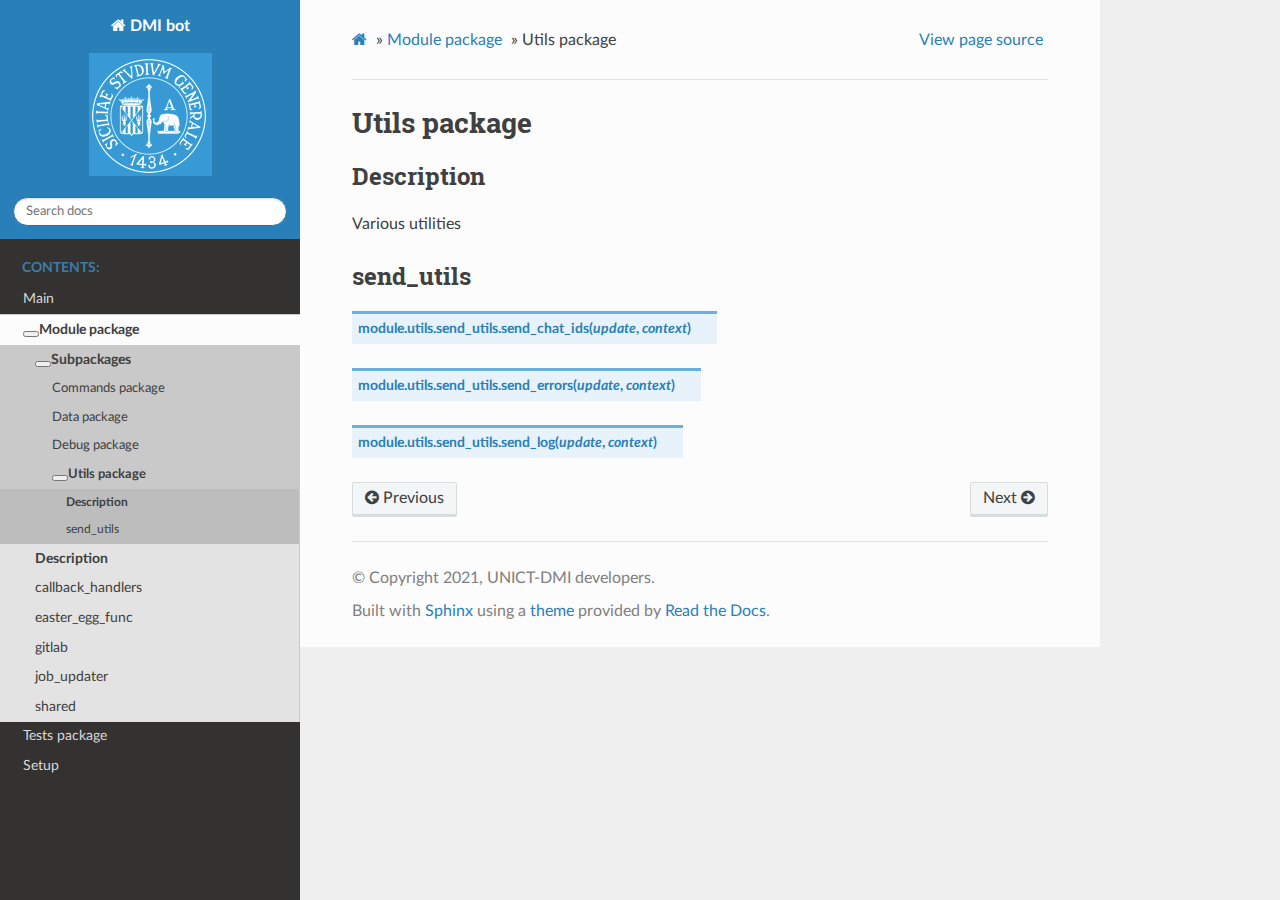
<file: docs/module.utils.html>
<!DOCTYPE html>
<html class="writer-html5" lang="en" >
<head>
  <meta charset="utf-8" /><meta name="generator" content="Docutils 0.17.1: http://docutils.sourceforge.net/" />

  <meta name="viewport" content="width=device-width, initial-scale=1.0" />
  <title>Utils package &mdash; DMI bot  documentation</title>
      <link rel="stylesheet" href="_static/pygments.css" type="text/css" />
      <link rel="stylesheet" href="_static/css/theme.css" type="text/css" />
      <link rel="stylesheet" href="_static/css/dark.css" type="text/css" />
  <!--[if lt IE 9]>
    <script src="_static/js/html5shiv.min.js"></script>
  <![endif]-->
  
        <script data-url_root="./" id="documentation_options" src="_static/documentation_options.js"></script>
        <script src="_static/jquery.js"></script>
        <script src="_static/underscore.js"></script>
        <script src="_static/doctools.js"></script>
    <script src="_static/js/theme.js"></script>
    <link rel="index" title="Index" href="genindex.html" />
    <link rel="search" title="Search" href="search.html" />
    <link rel="next" title="Tests package" href="tests.html" />
    <link rel="prev" title="Debug package" href="module.debug.html" /> 
</head>

<body class="wy-body-for-nav"> 
  <div class="wy-grid-for-nav">
    <nav data-toggle="wy-nav-shift" class="wy-nav-side">
      <div class="wy-side-scroll">
        <div class="wy-side-nav-search" >
            <a href="index.html" class="icon icon-home"> DMI bot
            <img src="_static/logo.png" class="logo" alt="Logo"/>
          </a>
<div role="search">
  <form id="rtd-search-form" class="wy-form" action="search.html" method="get">
    <input type="text" name="q" placeholder="Search docs" />
    <input type="hidden" name="check_keywords" value="yes" />
    <input type="hidden" name="area" value="default" />
  </form>
</div>
        </div><div class="wy-menu wy-menu-vertical" data-spy="affix" role="navigation" aria-label="Navigation menu">
              <p class="caption" role="heading"><span class="caption-text">Contents:</span></p>
<ul class="current">
<li class="toctree-l1"><a class="reference internal" href="main.html">Main</a></li>
<li class="toctree-l1 current"><a class="reference internal" href="module.html">Module package</a><ul class="current">
<li class="toctree-l2 current"><a class="reference internal" href="module.html#subpackages">Subpackages</a><ul class="current">
<li class="toctree-l3"><a class="reference internal" href="module.commands.html">Commands package</a></li>
<li class="toctree-l3"><a class="reference internal" href="module.data.html">Data package</a></li>
<li class="toctree-l3"><a class="reference internal" href="module.debug.html">Debug package</a></li>
<li class="toctree-l3 current"><a class="current reference internal" href="#">Utils package</a><ul>
<li class="toctree-l4"><a class="reference internal" href="#module-module.utils"><strong>Description</strong></a></li>
<li class="toctree-l4"><a class="reference internal" href="#module-module.utils.send_utils">send_utils</a></li>
</ul>
</li>
</ul>
</li>
<li class="toctree-l2"><a class="reference internal" href="module.html#module-module"><strong>Description</strong></a></li>
<li class="toctree-l2"><a class="reference internal" href="module.html#module-module.callback_handlers">callback_handlers</a></li>
<li class="toctree-l2"><a class="reference internal" href="module.html#module-module.easter_egg_func">easter_egg_func</a></li>
<li class="toctree-l2"><a class="reference internal" href="module.html#module-module.gitlab">gitlab</a></li>
<li class="toctree-l2"><a class="reference internal" href="module.html#module-module.job_updater">job_updater</a></li>
<li class="toctree-l2"><a class="reference internal" href="module.html#module-module.shared">shared</a></li>
</ul>
</li>
<li class="toctree-l1"><a class="reference internal" href="tests.html">Tests package</a></li>
<li class="toctree-l1"><a class="reference internal" href="setup.html">Setup</a></li>
</ul>

        </div>
      </div>
    </nav>

    <section data-toggle="wy-nav-shift" class="wy-nav-content-wrap"><nav class="wy-nav-top" aria-label="Mobile navigation menu" >
          <i data-toggle="wy-nav-top" class="fa fa-bars"></i>
          <a href="index.html">DMI bot</a>
      </nav>

      <div class="wy-nav-content">
        <div class="rst-content">
          <div role="navigation" aria-label="Page navigation">
  <ul class="wy-breadcrumbs">
      <li><a href="index.html" class="icon icon-home"></a> &raquo;</li>
          <li><a href="module.html">Module package</a> &raquo;</li>
      <li>Utils package</li>
      <li class="wy-breadcrumbs-aside">
            <a href="_sources/module.utils.rst.txt" rel="nofollow"> View page source</a>
      </li>
  </ul>
  <hr/>
</div>
          <div role="main" class="document" itemscope="itemscope" itemtype="http://schema.org/Article">
           <div itemprop="articleBody">
             
  <section id="utils-package">
<h1>Utils package<a class="headerlink" href="#utils-package" title="Permalink to this headline"></a></h1>
<section id="module-module.utils">
<span id="description"></span><h2><strong>Description</strong><a class="headerlink" href="#module-module.utils" title="Permalink to this headline"></a></h2>
<p>Various utilities</p>
</section>
<section id="module-module.utils.send_utils">
<span id="send-utils"></span><h2>send_utils<a class="headerlink" href="#module-module.utils.send_utils" title="Permalink to this headline"></a></h2>
<dl class="py function">
<dt class="sig sig-object py" id="module.utils.send_utils.send_chat_ids">
<span class="sig-prename descclassname"><span class="pre">module.utils.send_utils.</span></span><span class="sig-name descname"><span class="pre">send_chat_ids</span></span><span class="sig-paren">(</span><em class="sig-param"><span class="n"><span class="pre">update</span></span></em>, <em class="sig-param"><span class="n"><span class="pre">context</span></span></em><span class="sig-paren">)</span><a class="headerlink" href="#module.utils.send_utils.send_chat_ids" title="Permalink to this definition"></a></dt>
<dd></dd></dl>

<dl class="py function">
<dt class="sig sig-object py" id="module.utils.send_utils.send_errors">
<span class="sig-prename descclassname"><span class="pre">module.utils.send_utils.</span></span><span class="sig-name descname"><span class="pre">send_errors</span></span><span class="sig-paren">(</span><em class="sig-param"><span class="n"><span class="pre">update</span></span></em>, <em class="sig-param"><span class="n"><span class="pre">context</span></span></em><span class="sig-paren">)</span><a class="headerlink" href="#module.utils.send_utils.send_errors" title="Permalink to this definition"></a></dt>
<dd></dd></dl>

<dl class="py function">
<dt class="sig sig-object py" id="module.utils.send_utils.send_log">
<span class="sig-prename descclassname"><span class="pre">module.utils.send_utils.</span></span><span class="sig-name descname"><span class="pre">send_log</span></span><span class="sig-paren">(</span><em class="sig-param"><span class="n"><span class="pre">update</span></span></em>, <em class="sig-param"><span class="n"><span class="pre">context</span></span></em><span class="sig-paren">)</span><a class="headerlink" href="#module.utils.send_utils.send_log" title="Permalink to this definition"></a></dt>
<dd></dd></dl>

</section>
</section>


           </div>
          </div>
          <footer><div class="rst-footer-buttons" role="navigation" aria-label="Footer">
        <a href="module.debug.html" class="btn btn-neutral float-left" title="Debug package" accesskey="p" rel="prev"><span class="fa fa-arrow-circle-left" aria-hidden="true"></span> Previous</a>
        <a href="tests.html" class="btn btn-neutral float-right" title="Tests package" accesskey="n" rel="next">Next <span class="fa fa-arrow-circle-right" aria-hidden="true"></span></a>
    </div>

  <hr/>

  <div role="contentinfo">
    <p>&#169; Copyright 2021, UNICT-DMI developers.</p>
  </div>

  Built with <a href="https://www.sphinx-doc.org/">Sphinx</a> using a
    <a href="https://github.com/readthedocs/sphinx_rtd_theme">theme</a>
    provided by <a href="https://readthedocs.org">Read the Docs</a>.
   

</footer>
        </div>
      </div>
    </section>
  </div>
  <script>
      jQuery(function () {
          SphinxRtdTheme.Navigation.enable(true);
      });
  </script> 

</body>
</html>
</file>
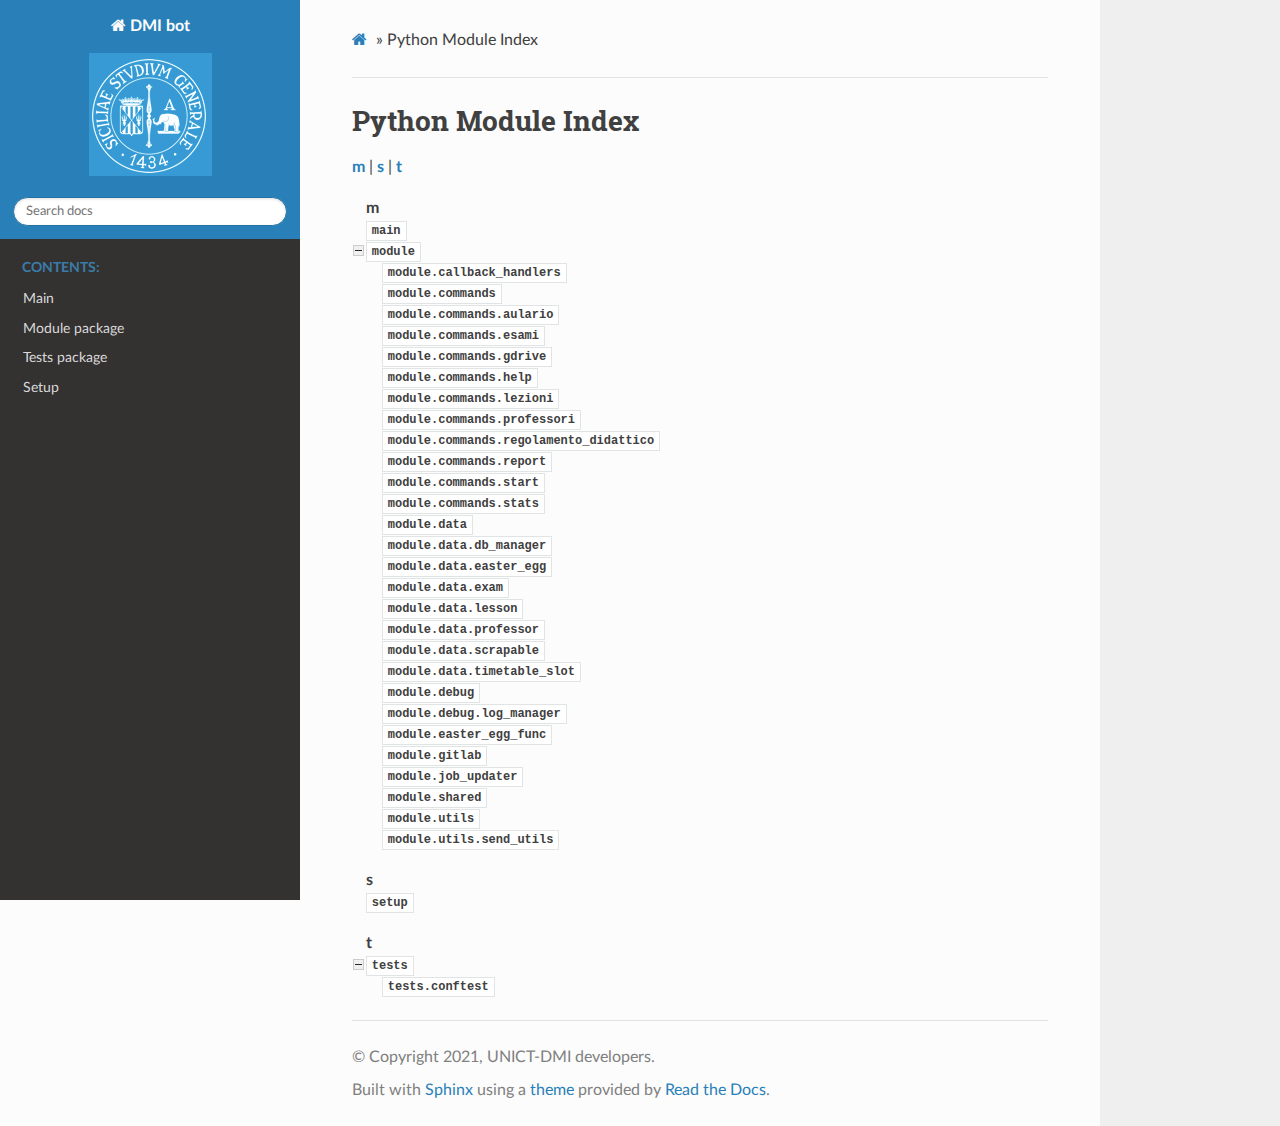
<file: docs/py-modindex.html>
<!DOCTYPE html>
<html class="writer-html5" lang="en" >
<head>
  <meta charset="utf-8" />
  <meta name="viewport" content="width=device-width, initial-scale=1.0" />
  <title>Python Module Index &mdash; DMI bot  documentation</title>
      <link rel="stylesheet" href="_static/pygments.css" type="text/css" />
      <link rel="stylesheet" href="_static/css/theme.css" type="text/css" />
      <link rel="stylesheet" href="_static/css/dark.css" type="text/css" />
  <!--[if lt IE 9]>
    <script src="_static/js/html5shiv.min.js"></script>
  <![endif]-->
  
        <script data-url_root="./" id="documentation_options" src="_static/documentation_options.js"></script>
        <script src="_static/jquery.js"></script>
        <script src="_static/underscore.js"></script>
        <script src="_static/doctools.js"></script>
    <script src="_static/js/theme.js"></script>
    <link rel="index" title="Index" href="genindex.html" />
    <link rel="search" title="Search" href="search.html" />
 


</head>

<body class="wy-body-for-nav"> 
  <div class="wy-grid-for-nav">
    <nav data-toggle="wy-nav-shift" class="wy-nav-side">
      <div class="wy-side-scroll">
        <div class="wy-side-nav-search" >
            <a href="index.html" class="icon icon-home"> DMI bot
            <img src="_static/logo.png" class="logo" alt="Logo"/>
          </a>
<div role="search">
  <form id="rtd-search-form" class="wy-form" action="search.html" method="get">
    <input type="text" name="q" placeholder="Search docs" />
    <input type="hidden" name="check_keywords" value="yes" />
    <input type="hidden" name="area" value="default" />
  </form>
</div>
        </div><div class="wy-menu wy-menu-vertical" data-spy="affix" role="navigation" aria-label="Navigation menu">
              <p class="caption" role="heading"><span class="caption-text">Contents:</span></p>
<ul>
<li class="toctree-l1"><a class="reference internal" href="main.html">Main</a></li>
<li class="toctree-l1"><a class="reference internal" href="module.html">Module package</a></li>
<li class="toctree-l1"><a class="reference internal" href="tests.html">Tests package</a></li>
<li class="toctree-l1"><a class="reference internal" href="setup.html">Setup</a></li>
</ul>

        </div>
      </div>
    </nav>

    <section data-toggle="wy-nav-shift" class="wy-nav-content-wrap"><nav class="wy-nav-top" aria-label="Mobile navigation menu" >
          <i data-toggle="wy-nav-top" class="fa fa-bars"></i>
          <a href="index.html">DMI bot</a>
      </nav>

      <div class="wy-nav-content">
        <div class="rst-content">
          <div role="navigation" aria-label="Page navigation">
  <ul class="wy-breadcrumbs">
      <li><a href="index.html" class="icon icon-home"></a> &raquo;</li>
      <li>Python Module Index</li>
      <li class="wy-breadcrumbs-aside">
      </li>
  </ul>
  <hr/>
</div>
          <div role="main" class="document" itemscope="itemscope" itemtype="http://schema.org/Article">
           <div itemprop="articleBody">
             

   <h1>Python Module Index</h1>

   <div class="modindex-jumpbox">
   <a href="#cap-m"><strong>m</strong></a> | 
   <a href="#cap-s"><strong>s</strong></a> | 
   <a href="#cap-t"><strong>t</strong></a>
   </div>

   <table class="indextable modindextable">
     <tr class="pcap"><td></td><td>&#160;</td><td></td></tr>
     <tr class="cap" id="cap-m"><td></td><td>
       <strong>m</strong></td><td></td></tr>
     <tr>
       <td></td>
       <td>
       <a href="main.html#module-main"><code class="xref">main</code></a></td><td>
       <em></em></td></tr>
     <tr>
       <td><img src="_static/minus.png" class="toggler"
              id="toggle-1" style="display: none" alt="-" /></td>
       <td>
       <a href="module.html#module-module"><code class="xref">module</code></a></td><td>
       <em></em></td></tr>
     <tr class="cg-1">
       <td></td>
       <td>&#160;&#160;&#160;
       <a href="module.html#module-module.callback_handlers"><code class="xref">module.callback_handlers</code></a></td><td>
       <em></em></td></tr>
     <tr class="cg-1">
       <td></td>
       <td>&#160;&#160;&#160;
       <a href="module.commands.html#module-module.commands"><code class="xref">module.commands</code></a></td><td>
       <em></em></td></tr>
     <tr class="cg-1">
       <td></td>
       <td>&#160;&#160;&#160;
       <a href="module.commands.html#module-module.commands.aulario"><code class="xref">module.commands.aulario</code></a></td><td>
       <em></em></td></tr>
     <tr class="cg-1">
       <td></td>
       <td>&#160;&#160;&#160;
       <a href="module.commands.html#module-module.commands.esami"><code class="xref">module.commands.esami</code></a></td><td>
       <em></em></td></tr>
     <tr class="cg-1">
       <td></td>
       <td>&#160;&#160;&#160;
       <a href="module.commands.html#module-module.commands.gdrive"><code class="xref">module.commands.gdrive</code></a></td><td>
       <em></em></td></tr>
     <tr class="cg-1">
       <td></td>
       <td>&#160;&#160;&#160;
       <a href="module.commands.html#module-module.commands.help"><code class="xref">module.commands.help</code></a></td><td>
       <em></em></td></tr>
     <tr class="cg-1">
       <td></td>
       <td>&#160;&#160;&#160;
       <a href="module.commands.html#module-module.commands.lezioni"><code class="xref">module.commands.lezioni</code></a></td><td>
       <em></em></td></tr>
     <tr class="cg-1">
       <td></td>
       <td>&#160;&#160;&#160;
       <a href="module.commands.html#module-module.commands.professori"><code class="xref">module.commands.professori</code></a></td><td>
       <em></em></td></tr>
     <tr class="cg-1">
       <td></td>
       <td>&#160;&#160;&#160;
       <a href="module.commands.html#module-module.commands.regolamento_didattico"><code class="xref">module.commands.regolamento_didattico</code></a></td><td>
       <em></em></td></tr>
     <tr class="cg-1">
       <td></td>
       <td>&#160;&#160;&#160;
       <a href="module.commands.html#module-module.commands.report"><code class="xref">module.commands.report</code></a></td><td>
       <em></em></td></tr>
     <tr class="cg-1">
       <td></td>
       <td>&#160;&#160;&#160;
       <a href="module.commands.html#module-module.commands.start"><code class="xref">module.commands.start</code></a></td><td>
       <em></em></td></tr>
     <tr class="cg-1">
       <td></td>
       <td>&#160;&#160;&#160;
       <a href="module.commands.html#module-module.commands.stats"><code class="xref">module.commands.stats</code></a></td><td>
       <em></em></td></tr>
     <tr class="cg-1">
       <td></td>
       <td>&#160;&#160;&#160;
       <a href="module.data.html#module-module.data"><code class="xref">module.data</code></a></td><td>
       <em></em></td></tr>
     <tr class="cg-1">
       <td></td>
       <td>&#160;&#160;&#160;
       <a href="module.data.html#module-module.data.db_manager"><code class="xref">module.data.db_manager</code></a></td><td>
       <em></em></td></tr>
     <tr class="cg-1">
       <td></td>
       <td>&#160;&#160;&#160;
       <a href="module.data.html#module-module.data.easter_egg"><code class="xref">module.data.easter_egg</code></a></td><td>
       <em></em></td></tr>
     <tr class="cg-1">
       <td></td>
       <td>&#160;&#160;&#160;
       <a href="module.data.html#module-module.data.exam"><code class="xref">module.data.exam</code></a></td><td>
       <em></em></td></tr>
     <tr class="cg-1">
       <td></td>
       <td>&#160;&#160;&#160;
       <a href="module.data.html#module-module.data.lesson"><code class="xref">module.data.lesson</code></a></td><td>
       <em></em></td></tr>
     <tr class="cg-1">
       <td></td>
       <td>&#160;&#160;&#160;
       <a href="module.data.html#module-module.data.professor"><code class="xref">module.data.professor</code></a></td><td>
       <em></em></td></tr>
     <tr class="cg-1">
       <td></td>
       <td>&#160;&#160;&#160;
       <a href="module.data.html#module-module.data.scrapable"><code class="xref">module.data.scrapable</code></a></td><td>
       <em></em></td></tr>
     <tr class="cg-1">
       <td></td>
       <td>&#160;&#160;&#160;
       <a href="module.data.html#module-module.data.timetable_slot"><code class="xref">module.data.timetable_slot</code></a></td><td>
       <em></em></td></tr>
     <tr class="cg-1">
       <td></td>
       <td>&#160;&#160;&#160;
       <a href="module.debug.html#module-module.debug"><code class="xref">module.debug</code></a></td><td>
       <em></em></td></tr>
     <tr class="cg-1">
       <td></td>
       <td>&#160;&#160;&#160;
       <a href="module.debug.html#module-module.debug.log_manager"><code class="xref">module.debug.log_manager</code></a></td><td>
       <em></em></td></tr>
     <tr class="cg-1">
       <td></td>
       <td>&#160;&#160;&#160;
       <a href="module.html#module-module.easter_egg_func"><code class="xref">module.easter_egg_func</code></a></td><td>
       <em></em></td></tr>
     <tr class="cg-1">
       <td></td>
       <td>&#160;&#160;&#160;
       <a href="module.html#module-module.gitlab"><code class="xref">module.gitlab</code></a></td><td>
       <em></em></td></tr>
     <tr class="cg-1">
       <td></td>
       <td>&#160;&#160;&#160;
       <a href="module.html#module-module.job_updater"><code class="xref">module.job_updater</code></a></td><td>
       <em></em></td></tr>
     <tr class="cg-1">
       <td></td>
       <td>&#160;&#160;&#160;
       <a href="module.html#module-module.shared"><code class="xref">module.shared</code></a></td><td>
       <em></em></td></tr>
     <tr class="cg-1">
       <td></td>
       <td>&#160;&#160;&#160;
       <a href="module.utils.html#module-module.utils"><code class="xref">module.utils</code></a></td><td>
       <em></em></td></tr>
     <tr class="cg-1">
       <td></td>
       <td>&#160;&#160;&#160;
       <a href="module.utils.html#module-module.utils.send_utils"><code class="xref">module.utils.send_utils</code></a></td><td>
       <em></em></td></tr>
     <tr class="pcap"><td></td><td>&#160;</td><td></td></tr>
     <tr class="cap" id="cap-s"><td></td><td>
       <strong>s</strong></td><td></td></tr>
     <tr>
       <td></td>
       <td>
       <a href="setup.html#module-setup"><code class="xref">setup</code></a></td><td>
       <em></em></td></tr>
     <tr class="pcap"><td></td><td>&#160;</td><td></td></tr>
     <tr class="cap" id="cap-t"><td></td><td>
       <strong>t</strong></td><td></td></tr>
     <tr>
       <td><img src="_static/minus.png" class="toggler"
              id="toggle-2" style="display: none" alt="-" /></td>
       <td>
       <a href="tests.html#module-tests"><code class="xref">tests</code></a></td><td>
       <em></em></td></tr>
     <tr class="cg-2">
       <td></td>
       <td>&#160;&#160;&#160;
       <a href="tests.html#module-tests.conftest"><code class="xref">tests.conftest</code></a></td><td>
       <em></em></td></tr>
   </table>


           </div>
          </div>
          <footer>

  <hr/>

  <div role="contentinfo">
    <p>&#169; Copyright 2021, UNICT-DMI developers.</p>
  </div>

  Built with <a href="https://www.sphinx-doc.org/">Sphinx</a> using a
    <a href="https://github.com/readthedocs/sphinx_rtd_theme">theme</a>
    provided by <a href="https://readthedocs.org">Read the Docs</a>.
   

</footer>
        </div>
      </div>
    </section>
  </div>
  <script>
      jQuery(function () {
          SphinxRtdTheme.Navigation.enable(true);
      });
  </script> 

</body>
</html>
</file>
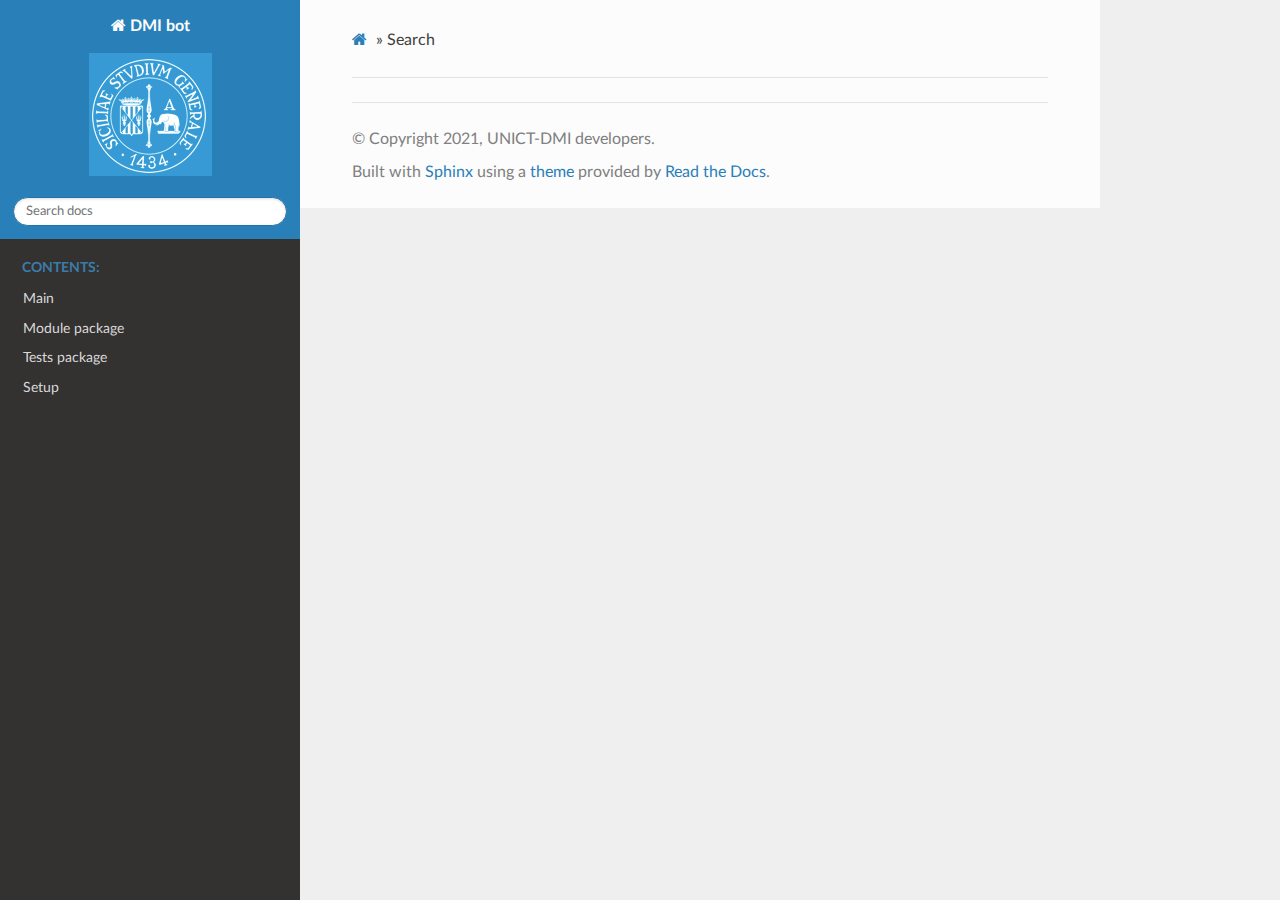
<file: docs/search.html>
<!DOCTYPE html>
<html class="writer-html5" lang="en" >
<head>
  <meta charset="utf-8" />
  <meta name="viewport" content="width=device-width, initial-scale=1.0" />
  <title>Search &mdash; DMI bot  documentation</title>
      <link rel="stylesheet" href="_static/pygments.css" type="text/css" />
      <link rel="stylesheet" href="_static/css/theme.css" type="text/css" />
      <link rel="stylesheet" href="_static/css/dark.css" type="text/css" />
    
  <!--[if lt IE 9]>
    <script src="_static/js/html5shiv.min.js"></script>
  <![endif]-->
  
        <script data-url_root="./" id="documentation_options" src="_static/documentation_options.js"></script>
        <script src="_static/jquery.js"></script>
        <script src="_static/underscore.js"></script>
        <script src="_static/doctools.js"></script>
    <script src="_static/js/theme.js"></script>
    <script src="_static/searchtools.js"></script>
    <script src="_static/language_data.js"></script>
    <link rel="index" title="Index" href="genindex.html" />
    <link rel="search" title="Search" href="#" /> 
</head>

<body class="wy-body-for-nav"> 
  <div class="wy-grid-for-nav">
    <nav data-toggle="wy-nav-shift" class="wy-nav-side">
      <div class="wy-side-scroll">
        <div class="wy-side-nav-search" >
            <a href="index.html" class="icon icon-home"> DMI bot
            <img src="_static/logo.png" class="logo" alt="Logo"/>
          </a>
<div role="search">
  <form id="rtd-search-form" class="wy-form" action="#" method="get">
    <input type="text" name="q" placeholder="Search docs" />
    <input type="hidden" name="check_keywords" value="yes" />
    <input type="hidden" name="area" value="default" />
  </form>
</div>
        </div><div class="wy-menu wy-menu-vertical" data-spy="affix" role="navigation" aria-label="Navigation menu">
              <p class="caption" role="heading"><span class="caption-text">Contents:</span></p>
<ul>
<li class="toctree-l1"><a class="reference internal" href="main.html">Main</a></li>
<li class="toctree-l1"><a class="reference internal" href="module.html">Module package</a></li>
<li class="toctree-l1"><a class="reference internal" href="tests.html">Tests package</a></li>
<li class="toctree-l1"><a class="reference internal" href="setup.html">Setup</a></li>
</ul>

        </div>
      </div>
    </nav>

    <section data-toggle="wy-nav-shift" class="wy-nav-content-wrap"><nav class="wy-nav-top" aria-label="Mobile navigation menu" >
          <i data-toggle="wy-nav-top" class="fa fa-bars"></i>
          <a href="index.html">DMI bot</a>
      </nav>

      <div class="wy-nav-content">
        <div class="rst-content">
          <div role="navigation" aria-label="Page navigation">
  <ul class="wy-breadcrumbs">
      <li><a href="index.html" class="icon icon-home"></a> &raquo;</li>
      <li>Search</li>
      <li class="wy-breadcrumbs-aside">
      </li>
  </ul>
  <hr/>
</div>
          <div role="main" class="document" itemscope="itemscope" itemtype="http://schema.org/Article">
           <div itemprop="articleBody">
             
  <noscript>
  <div id="fallback" class="admonition warning">
    <p class="last">
      Please activate JavaScript to enable the search functionality.
    </p>
  </div>
  </noscript>

  
  <div id="search-results">
  
  </div>

           </div>
          </div>
          <footer>

  <hr/>

  <div role="contentinfo">
    <p>&#169; Copyright 2021, UNICT-DMI developers.</p>
  </div>

  Built with <a href="https://www.sphinx-doc.org/">Sphinx</a> using a
    <a href="https://github.com/readthedocs/sphinx_rtd_theme">theme</a>
    provided by <a href="https://readthedocs.org">Read the Docs</a>.
   

</footer>
        </div>
      </div>
    </section>
  </div>
  <script>
      jQuery(function () {
          SphinxRtdTheme.Navigation.enable(true);
      });
  </script>
  <script>
    jQuery(function() { Search.loadIndex("searchindex.js"); });
  </script>
  
  <script id="searchindexloader"></script>
   


</body>
</html>
</file>
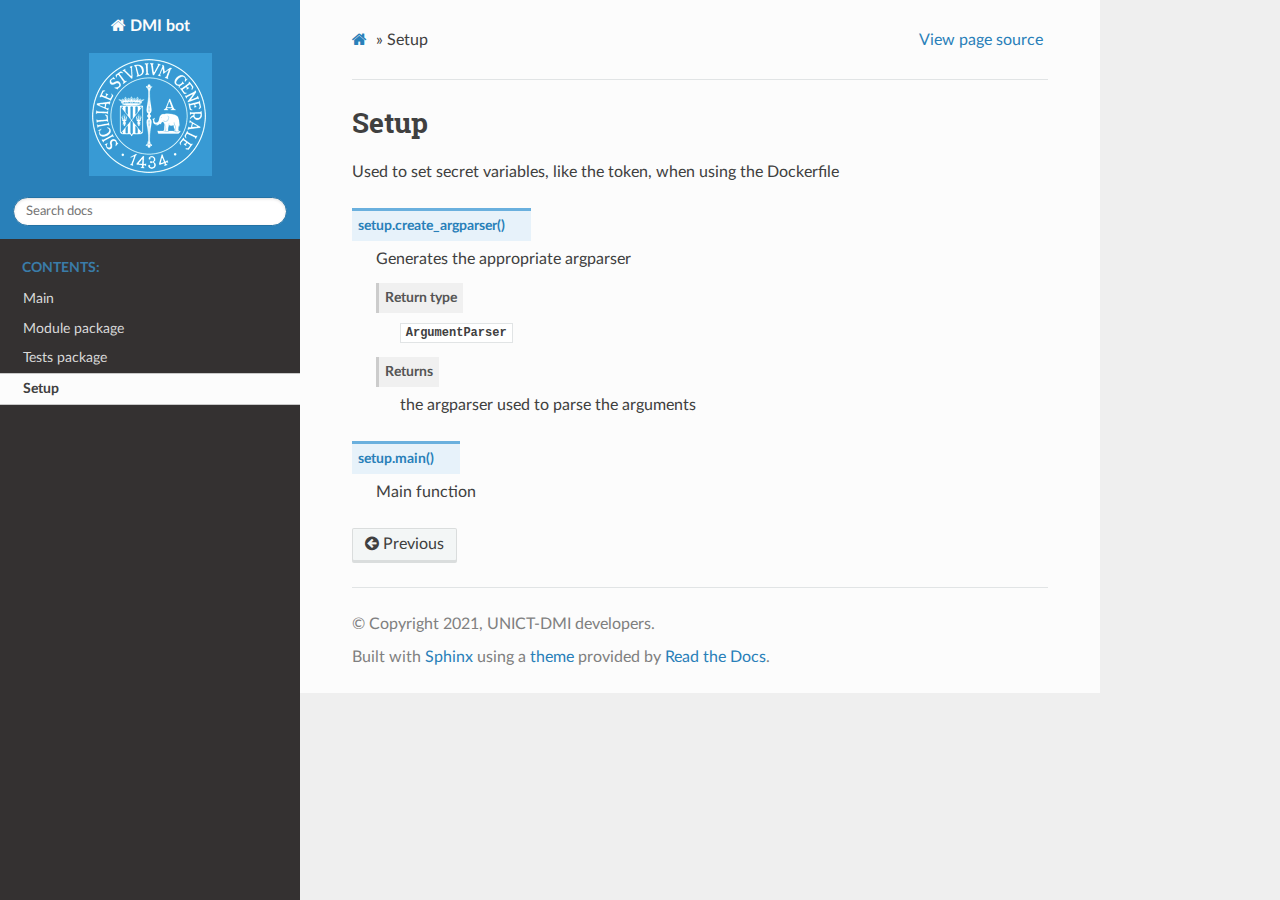
<file: docs/setup.html>
<!DOCTYPE html>
<html class="writer-html5" lang="en" >
<head>
  <meta charset="utf-8" /><meta name="generator" content="Docutils 0.17.1: http://docutils.sourceforge.net/" />

  <meta name="viewport" content="width=device-width, initial-scale=1.0" />
  <title>Setup &mdash; DMI bot  documentation</title>
      <link rel="stylesheet" href="_static/pygments.css" type="text/css" />
      <link rel="stylesheet" href="_static/css/theme.css" type="text/css" />
      <link rel="stylesheet" href="_static/css/dark.css" type="text/css" />
  <!--[if lt IE 9]>
    <script src="_static/js/html5shiv.min.js"></script>
  <![endif]-->
  
        <script data-url_root="./" id="documentation_options" src="_static/documentation_options.js"></script>
        <script src="_static/jquery.js"></script>
        <script src="_static/underscore.js"></script>
        <script src="_static/doctools.js"></script>
    <script src="_static/js/theme.js"></script>
    <link rel="index" title="Index" href="genindex.html" />
    <link rel="search" title="Search" href="search.html" />
    <link rel="prev" title="Tests package" href="tests.html" /> 
</head>

<body class="wy-body-for-nav"> 
  <div class="wy-grid-for-nav">
    <nav data-toggle="wy-nav-shift" class="wy-nav-side">
      <div class="wy-side-scroll">
        <div class="wy-side-nav-search" >
            <a href="index.html" class="icon icon-home"> DMI bot
            <img src="_static/logo.png" class="logo" alt="Logo"/>
          </a>
<div role="search">
  <form id="rtd-search-form" class="wy-form" action="search.html" method="get">
    <input type="text" name="q" placeholder="Search docs" />
    <input type="hidden" name="check_keywords" value="yes" />
    <input type="hidden" name="area" value="default" />
  </form>
</div>
        </div><div class="wy-menu wy-menu-vertical" data-spy="affix" role="navigation" aria-label="Navigation menu">
              <p class="caption" role="heading"><span class="caption-text">Contents:</span></p>
<ul class="current">
<li class="toctree-l1"><a class="reference internal" href="main.html">Main</a></li>
<li class="toctree-l1"><a class="reference internal" href="module.html">Module package</a></li>
<li class="toctree-l1"><a class="reference internal" href="tests.html">Tests package</a></li>
<li class="toctree-l1 current"><a class="current reference internal" href="#">Setup</a></li>
</ul>

        </div>
      </div>
    </nav>

    <section data-toggle="wy-nav-shift" class="wy-nav-content-wrap"><nav class="wy-nav-top" aria-label="Mobile navigation menu" >
          <i data-toggle="wy-nav-top" class="fa fa-bars"></i>
          <a href="index.html">DMI bot</a>
      </nav>

      <div class="wy-nav-content">
        <div class="rst-content">
          <div role="navigation" aria-label="Page navigation">
  <ul class="wy-breadcrumbs">
      <li><a href="index.html" class="icon icon-home"></a> &raquo;</li>
      <li>Setup</li>
      <li class="wy-breadcrumbs-aside">
            <a href="_sources/setup.rst.txt" rel="nofollow"> View page source</a>
      </li>
  </ul>
  <hr/>
</div>
          <div role="main" class="document" itemscope="itemscope" itemtype="http://schema.org/Article">
           <div itemprop="articleBody">
             
  <section id="module-setup">
<span id="setup"></span><h1>Setup<a class="headerlink" href="#module-setup" title="Permalink to this headline"></a></h1>
<p>Used to set secret variables, like the token, when using the Dockerfile</p>
<dl class="py function">
<dt class="sig sig-object py" id="setup.create_argparser">
<span class="sig-prename descclassname"><span class="pre">setup.</span></span><span class="sig-name descname"><span class="pre">create_argparser</span></span><span class="sig-paren">(</span><span class="sig-paren">)</span><a class="headerlink" href="#setup.create_argparser" title="Permalink to this definition"></a></dt>
<dd><p>Generates the appropriate argparser</p>
<dl class="field-list simple">
<dt class="field-odd">Return type</dt>
<dd class="field-odd"><p><code class="xref py py-class docutils literal notranslate"><span class="pre">ArgumentParser</span></code></p>
</dd>
<dt class="field-even">Returns</dt>
<dd class="field-even"><p>the argparser used to parse the arguments</p>
</dd>
</dl>
</dd></dl>

<dl class="py function">
<dt class="sig sig-object py" id="setup.main">
<span class="sig-prename descclassname"><span class="pre">setup.</span></span><span class="sig-name descname"><span class="pre">main</span></span><span class="sig-paren">(</span><span class="sig-paren">)</span><a class="headerlink" href="#setup.main" title="Permalink to this definition"></a></dt>
<dd><p>Main function</p>
</dd></dl>

</section>


           </div>
          </div>
          <footer><div class="rst-footer-buttons" role="navigation" aria-label="Footer">
        <a href="tests.html" class="btn btn-neutral float-left" title="Tests package" accesskey="p" rel="prev"><span class="fa fa-arrow-circle-left" aria-hidden="true"></span> Previous</a>
    </div>

  <hr/>

  <div role="contentinfo">
    <p>&#169; Copyright 2021, UNICT-DMI developers.</p>
  </div>

  Built with <a href="https://www.sphinx-doc.org/">Sphinx</a> using a
    <a href="https://github.com/readthedocs/sphinx_rtd_theme">theme</a>
    provided by <a href="https://readthedocs.org">Read the Docs</a>.
   

</footer>
        </div>
      </div>
    </section>
  </div>
  <script>
      jQuery(function () {
          SphinxRtdTheme.Navigation.enable(true);
      });
  </script> 

</body>
</html>
</file>
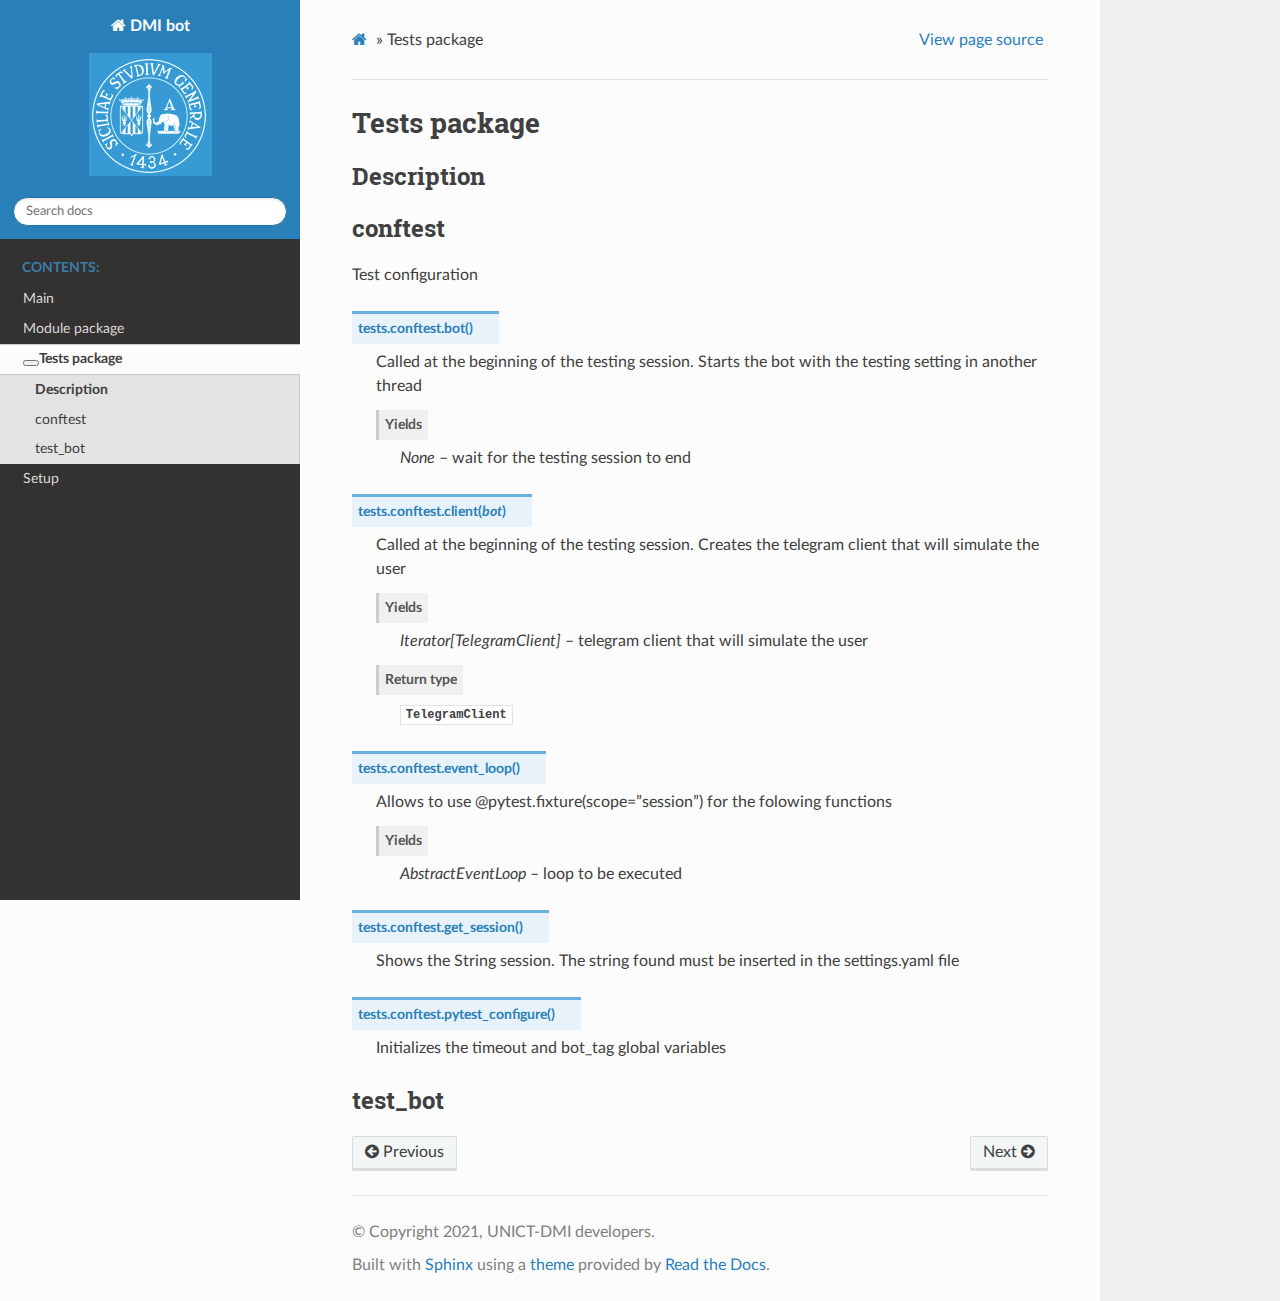
<file: docs/tests.html>
<!DOCTYPE html>
<html class="writer-html5" lang="en" >
<head>
  <meta charset="utf-8" /><meta name="generator" content="Docutils 0.17.1: http://docutils.sourceforge.net/" />

  <meta name="viewport" content="width=device-width, initial-scale=1.0" />
  <title>Tests package &mdash; DMI bot  documentation</title>
      <link rel="stylesheet" href="_static/pygments.css" type="text/css" />
      <link rel="stylesheet" href="_static/css/theme.css" type="text/css" />
      <link rel="stylesheet" href="_static/css/dark.css" type="text/css" />
  <!--[if lt IE 9]>
    <script src="_static/js/html5shiv.min.js"></script>
  <![endif]-->
  
        <script data-url_root="./" id="documentation_options" src="_static/documentation_options.js"></script>
        <script src="_static/jquery.js"></script>
        <script src="_static/underscore.js"></script>
        <script src="_static/doctools.js"></script>
    <script src="_static/js/theme.js"></script>
    <link rel="index" title="Index" href="genindex.html" />
    <link rel="search" title="Search" href="search.html" />
    <link rel="next" title="Setup" href="setup.html" />
    <link rel="prev" title="Utils package" href="module.utils.html" /> 
</head>

<body class="wy-body-for-nav"> 
  <div class="wy-grid-for-nav">
    <nav data-toggle="wy-nav-shift" class="wy-nav-side">
      <div class="wy-side-scroll">
        <div class="wy-side-nav-search" >
            <a href="index.html" class="icon icon-home"> DMI bot
            <img src="_static/logo.png" class="logo" alt="Logo"/>
          </a>
<div role="search">
  <form id="rtd-search-form" class="wy-form" action="search.html" method="get">
    <input type="text" name="q" placeholder="Search docs" />
    <input type="hidden" name="check_keywords" value="yes" />
    <input type="hidden" name="area" value="default" />
  </form>
</div>
        </div><div class="wy-menu wy-menu-vertical" data-spy="affix" role="navigation" aria-label="Navigation menu">
              <p class="caption" role="heading"><span class="caption-text">Contents:</span></p>
<ul class="current">
<li class="toctree-l1"><a class="reference internal" href="main.html">Main</a></li>
<li class="toctree-l1"><a class="reference internal" href="module.html">Module package</a></li>
<li class="toctree-l1 current"><a class="current reference internal" href="#">Tests package</a><ul>
<li class="toctree-l2"><a class="reference internal" href="#module-tests"><strong>Description</strong></a></li>
<li class="toctree-l2"><a class="reference internal" href="#module-tests.conftest">conftest</a></li>
<li class="toctree-l2"><a class="reference internal" href="#test-bot">test_bot</a></li>
</ul>
</li>
<li class="toctree-l1"><a class="reference internal" href="setup.html">Setup</a></li>
</ul>

        </div>
      </div>
    </nav>

    <section data-toggle="wy-nav-shift" class="wy-nav-content-wrap"><nav class="wy-nav-top" aria-label="Mobile navigation menu" >
          <i data-toggle="wy-nav-top" class="fa fa-bars"></i>
          <a href="index.html">DMI bot</a>
      </nav>

      <div class="wy-nav-content">
        <div class="rst-content">
          <div role="navigation" aria-label="Page navigation">
  <ul class="wy-breadcrumbs">
      <li><a href="index.html" class="icon icon-home"></a> &raquo;</li>
      <li>Tests package</li>
      <li class="wy-breadcrumbs-aside">
            <a href="_sources/tests.rst.txt" rel="nofollow"> View page source</a>
      </li>
  </ul>
  <hr/>
</div>
          <div role="main" class="document" itemscope="itemscope" itemtype="http://schema.org/Article">
           <div itemprop="articleBody">
             
  <section id="tests-package">
<h1>Tests package<a class="headerlink" href="#tests-package" title="Permalink to this headline"></a></h1>
<section id="module-tests">
<span id="description"></span><h2><strong>Description</strong><a class="headerlink" href="#module-tests" title="Permalink to this headline"></a></h2>
</section>
<section id="module-tests.conftest">
<span id="conftest"></span><h2>conftest<a class="headerlink" href="#module-tests.conftest" title="Permalink to this headline"></a></h2>
<p>Test configuration</p>
<dl class="py function">
<dt class="sig sig-object py" id="tests.conftest.bot">
<span class="sig-prename descclassname"><span class="pre">tests.conftest.</span></span><span class="sig-name descname"><span class="pre">bot</span></span><span class="sig-paren">(</span><span class="sig-paren">)</span><a class="headerlink" href="#tests.conftest.bot" title="Permalink to this definition"></a></dt>
<dd><p>Called at the beginning of the testing session.
Starts the bot with the testing setting in another thread</p>
<dl class="field-list simple">
<dt class="field-odd">Yields</dt>
<dd class="field-odd"><p><em>None</em> – wait for the testing session to end</p>
</dd>
</dl>
</dd></dl>

<dl class="py function">
<dt class="sig sig-object py" id="tests.conftest.client">
<span class="sig-prename descclassname"><span class="pre">tests.conftest.</span></span><span class="sig-name descname"><span class="pre">client</span></span><span class="sig-paren">(</span><em class="sig-param"><span class="n"><span class="pre">bot</span></span></em><span class="sig-paren">)</span><a class="headerlink" href="#tests.conftest.client" title="Permalink to this definition"></a></dt>
<dd><p>Called at the beginning of the testing session.
Creates the telegram client that will simulate the user</p>
<dl class="field-list simple">
<dt class="field-odd">Yields</dt>
<dd class="field-odd"><p><em>Iterator[TelegramClient]</em> – telegram client that will simulate the user</p>
</dd>
<dt class="field-even">Return type</dt>
<dd class="field-even"><p><code class="xref py py-class docutils literal notranslate"><span class="pre">TelegramClient</span></code></p>
</dd>
</dl>
</dd></dl>

<dl class="py function">
<dt class="sig sig-object py" id="tests.conftest.event_loop">
<span class="sig-prename descclassname"><span class="pre">tests.conftest.</span></span><span class="sig-name descname"><span class="pre">event_loop</span></span><span class="sig-paren">(</span><span class="sig-paren">)</span><a class="headerlink" href="#tests.conftest.event_loop" title="Permalink to this definition"></a></dt>
<dd><p>Allows to use &#64;pytest.fixture(scope=”session”) for the folowing functions</p>
<dl class="field-list simple">
<dt class="field-odd">Yields</dt>
<dd class="field-odd"><p><em>AbstractEventLoop</em> – loop to be executed</p>
</dd>
</dl>
</dd></dl>

<dl class="py function">
<dt class="sig sig-object py" id="tests.conftest.get_session">
<span class="sig-prename descclassname"><span class="pre">tests.conftest.</span></span><span class="sig-name descname"><span class="pre">get_session</span></span><span class="sig-paren">(</span><span class="sig-paren">)</span><a class="headerlink" href="#tests.conftest.get_session" title="Permalink to this definition"></a></dt>
<dd><p>Shows the String session.
The string found must be inserted in the settings.yaml file</p>
</dd></dl>

<dl class="py function">
<dt class="sig sig-object py" id="tests.conftest.pytest_configure">
<span class="sig-prename descclassname"><span class="pre">tests.conftest.</span></span><span class="sig-name descname"><span class="pre">pytest_configure</span></span><span class="sig-paren">(</span><span class="sig-paren">)</span><a class="headerlink" href="#tests.conftest.pytest_configure" title="Permalink to this definition"></a></dt>
<dd><p>Initializes the timeout and bot_tag global variables</p>
</dd></dl>

</section>
<section id="test-bot">
<h2>test_bot<a class="headerlink" href="#test-bot" title="Permalink to this headline"></a></h2>
</section>
</section>


           </div>
          </div>
          <footer><div class="rst-footer-buttons" role="navigation" aria-label="Footer">
        <a href="module.utils.html" class="btn btn-neutral float-left" title="Utils package" accesskey="p" rel="prev"><span class="fa fa-arrow-circle-left" aria-hidden="true"></span> Previous</a>
        <a href="setup.html" class="btn btn-neutral float-right" title="Setup" accesskey="n" rel="next">Next <span class="fa fa-arrow-circle-right" aria-hidden="true"></span></a>
    </div>

  <hr/>

  <div role="contentinfo">
    <p>&#169; Copyright 2021, UNICT-DMI developers.</p>
  </div>

  Built with <a href="https://www.sphinx-doc.org/">Sphinx</a> using a
    <a href="https://github.com/readthedocs/sphinx_rtd_theme">theme</a>
    provided by <a href="https://readthedocs.org">Read the Docs</a>.
   

</footer>
        </div>
      </div>
    </section>
  </div>
  <script>
      jQuery(function () {
          SphinxRtdTheme.Navigation.enable(true);
      });
  </script> 

</body>
</html>
</file>
<file: docs/_static/pygments.css>
pre { line-height: 125%; }
td.linenos .normal { color: inherit; background-color: transparent; padding-left: 5px; padding-right: 5px; }
span.linenos { color: inherit; background-color: transparent; padding-left: 5px; padding-right: 5px; }
td.linenos .special { color: #000000; background-color: #ffffc0; padding-left: 5px; padding-right: 5px; }
span.linenos.special { color: #000000; background-color: #ffffc0; padding-left: 5px; padding-right: 5px; }
.highlight .hll { background-color: #ffffcc }
.highlight { background: #f8f8f8; }
.highlight .c { color: #408080; font-style: italic } /* Comment */
.highlight .err { border: 1px solid #FF0000 } /* Error */
.highlight .k { color: #008000; font-weight: bold } /* Keyword */
.highlight .o { color: #666666 } /* Operator */
.highlight .ch { color: #408080; font-style: italic } /* Comment.Hashbang */
.highlight .cm { color: #408080; font-style: italic } /* Comment.Multiline */
.highlight .cp { color: #BC7A00 } /* Comment.Preproc */
.highlight .cpf { color: #408080; font-style: italic } /* Comment.PreprocFile */
.highlight .c1 { color: #408080; font-style: italic } /* Comment.Single */
.highlight .cs { color: #408080; font-style: italic } /* Comment.Special */
.highlight .gd { color: #A00000 } /* Generic.Deleted */
.highlight .ge { font-style: italic } /* Generic.Emph */
.highlight .gr { color: #FF0000 } /* Generic.Error */
.highlight .gh { color: #000080; font-weight: bold } /* Generic.Heading */
.highlight .gi { color: #00A000 } /* Generic.Inserted */
.highlight .go { color: #888888 } /* Generic.Output */
.highlight .gp { color: #000080; font-weight: bold } /* Generic.Prompt */
.highlight .gs { font-weight: bold } /* Generic.Strong */
.highlight .gu { color: #800080; font-weight: bold } /* Generic.Subheading */
.highlight .gt { color: #0044DD } /* Generic.Traceback */
.highlight .kc { color: #008000; font-weight: bold } /* Keyword.Constant */
.highlight .kd { color: #008000; font-weight: bold } /* Keyword.Declaration */
.highlight .kn { color: #008000; font-weight: bold } /* Keyword.Namespace */
.highlight .kp { color: #008000 } /* Keyword.Pseudo */
.highlight .kr { color: #008000; font-weight: bold } /* Keyword.Reserved */
.highlight .kt { color: #B00040 } /* Keyword.Type */
.highlight .m { color: #666666 } /* Literal.Number */
.highlight .s { color: #BA2121 } /* Literal.String */
.highlight .na { color: #7D9029 } /* Name.Attribute */
.highlight .nb { color: #008000 } /* Name.Builtin */
.highlight .nc { color: #0000FF; font-weight: bold } /* Name.Class */
.highlight .no { color: #880000 } /* Name.Constant */
.highlight .nd { color: #AA22FF } /* Name.Decorator */
.highlight .ni { color: #999999; font-weight: bold } /* Name.Entity */
.highlight .ne { color: #D2413A; font-weight: bold } /* Name.Exception */
.highlight .nf { color: #0000FF } /* Name.Function */
.highlight .nl { color: #A0A000 } /* Name.Label */
.highlight .nn { color: #0000FF; font-weight: bold } /* Name.Namespace */
.highlight .nt { color: #008000; font-weight: bold } /* Name.Tag */
.highlight .nv { color: #19177C } /* Name.Variable */
.highlight .ow { color: #AA22FF; font-weight: bold } /* Operator.Word */
.highlight .w { color: #bbbbbb } /* Text.Whitespace */
.highlight .mb { color: #666666 } /* Literal.Number.Bin */
.highlight .mf { color: #666666 } /* Literal.Number.Float */
.highlight .mh { color: #666666 } /* Literal.Number.Hex */
.highlight .mi { color: #666666 } /* Literal.Number.Integer */
.highlight .mo { color: #666666 } /* Literal.Number.Oct */
.highlight .sa { color: #BA2121 } /* Literal.String.Affix */
.highlight .sb { color: #BA2121 } /* Literal.String.Backtick */
.highlight .sc { color: #BA2121 } /* Literal.String.Char */
.highlight .dl { color: #BA2121 } /* Literal.String.Delimiter */
.highlight .sd { color: #BA2121; font-style: italic } /* Literal.String.Doc */
.highlight .s2 { color: #BA2121 } /* Literal.String.Double */
.highlight .se { color: #BB6622; font-weight: bold } /* Literal.String.Escape */
.highlight .sh { color: #BA2121 } /* Literal.String.Heredoc */
.highlight .si { color: #BB6688; font-weight: bold } /* Literal.String.Interpol */
.highlight .sx { color: #008000 } /* Literal.String.Other */
.highlight .sr { color: #BB6688 } /* Literal.String.Regex */
.highlight .s1 { color: #BA2121 } /* Literal.String.Single */
.highlight .ss { color: #19177C } /* Literal.String.Symbol */
.highlight .bp { color: #008000 } /* Name.Builtin.Pseudo */
.highlight .fm { color: #0000FF } /* Name.Function.Magic */
.highlight .vc { color: #19177C } /* Name.Variable.Class */
.highlight .vg { color: #19177C } /* Name.Variable.Global */
.highlight .vi { color: #19177C } /* Name.Variable.Instance */
.highlight .vm { color: #19177C } /* Name.Variable.Magic */
.highlight .il { color: #666666 } /* Literal.Number.Integer.Long */
</file>
<file: docs/_static/css/theme.css>
/* sphinx_rtd_theme version 0.4.3 | MIT license */
/* Built 20190212 16:02 */
*{-webkit-box-sizing:border-box;-moz-box-sizing:border-box;box-sizing:border-box}article,aside,details,figcaption,figure,footer,header,hgroup,nav,section{display:block}audio,canvas,video{display:inline-block;*display:inline;*zoom:1}audio:not([controls]){display:none}[hidden]{display:none}*{-webkit-box-sizing:border-box;-moz-box-sizing:border-box;box-sizing:border-box}html{font-size:100%;-webkit-text-size-adjust:100%;-ms-text-size-adjust:100%}body{margin:0}a:hover,a:active{outline:0}abbr[title]{border-bottom:1px dotted}b,strong{font-weight:bold}blockquote{margin:0}dfn{font-style:italic}ins{background:#ff9;color:#000;text-decoration:none}mark{background:#ff0;color:#000;font-style:italic;font-weight:bold}pre,code,.rst-content tt,.rst-content code,kbd,samp{font-family:monospace,serif;_font-family:"courier new",monospace;font-size:1em}pre{white-space:pre}q{quotes:none}q:before,q:after{content:"";content:none}small{font-size:85%}sub,sup{font-size:75%;line-height:0;position:relative;vertical-align:baseline}sup{top:-0.5em}sub{bottom:-0.25em}ul,ol,dl{margin:0;padding:0;list-style:none;list-style-image:none}li{list-style:none}dd{margin:0}img{border:0;-ms-interpolation-mode:bicubic;vertical-align:middle;max-width:100%}svg:not(:root){overflow:hidden}figure{margin:0}form{margin:0}fieldset{border:0;margin:0;padding:0}label{cursor:pointer}legend{border:0;*margin-left:-7px;padding:0;white-space:normal}button,input,select,textarea{font-size:100%;margin:0;vertical-align:baseline;*vertical-align:middle}button,input{line-height:normal}button,input[type="button"],input[type="reset"],input[type="submit"]{cursor:pointer;-webkit-appearance:button;*overflow:visible}button[disabled],input[disabled]{cursor:default}input[type="checkbox"],input[type="radio"]{box-sizing:border-box;padding:0;*width:13px;*height:13px}input[type="search"]{-webkit-appearance:textfield;-moz-box-sizing:content-box;-webkit-box-sizing:content-box;box-sizing:content-box}input[type="search"]::-webkit-search-decoration,input[type="search"]::-webkit-search-cancel-button{-webkit-appearance:none}button::-moz-focus-inner,input::-moz-focus-inner{border:0;padding:0}textarea{overflow:auto;vertical-align:top;resize:vertical}table{border-collapse:collapse;border-spacing:0}td{vertical-align:top}.chromeframe{margin:.2em 0;background:#ccc;color:#000;padding:.2em 0}.ir{display:block;border:0;text-indent:-999em;overflow:hidden;background-color:transparent;background-repeat:no-repeat;text-align:left;direction:ltr;*line-height:0}.ir br{display:none}.hidden{display:none !important;visibility:hidden}.visuallyhidden{border:0;clip:rect(0 0 0 0);height:1px;margin:-1px;overflow:hidden;padding:0;position:absolute;width:1px}.visuallyhidden.focusable:active,.visuallyhidden.focusable:focus{clip:auto;height:auto;margin:0;overflow:visible;position:static;width:auto}.invisible{visibility:hidden}.relative{position:relative}big,small{font-size:100%}@media print{html,body,section{background:none !important}*{box-shadow:none !important;text-shadow:none !important;filter:none !important;-ms-filter:none !important}a,a:visited{text-decoration:underline}.ir a:after,a[href^="javascript:"]:after,a[href^="#"]:after{content:""}pre,blockquote{page-break-inside:avoid}thead{display:table-header-group}tr,img{page-break-inside:avoid}img{max-width:100% !important}@page{margin:.5cm}p,h2,.rst-content .toctree-wrapper p.caption,h3{orphans:3;widows:3}h2,.rst-content .toctree-wrapper p.caption,h3{page-break-after:avoid}}.fa:before,.wy-menu-vertical li span.toctree-expand:before,.wy-menu-vertical li.on a span.toctree-expand:before,.wy-menu-vertical li.current>a span.toctree-expand:before,.rst-content .admonition-title:before,.rst-content h1 .headerlink:before,.rst-content h2 .headerlink:before,.rst-content h3 .headerlink:before,.rst-content h4 .headerlink:before,.rst-content h5 .headerlink:before,.rst-content h6 .headerlink:before,.rst-content dl dt .headerlink:before,.rst-content p.caption .headerlink:before,.rst-content table>caption .headerlink:before,.rst-content .code-block-caption .headerlink:before,.rst-content tt.download span:first-child:before,.rst-content code.download span:first-child:before,.icon:before,.wy-dropdown .caret:before,.wy-inline-validate.wy-inline-validate-success .wy-input-context:before,.wy-inline-validate.wy-inline-validate-danger .wy-input-context:before,.wy-inline-validate.wy-inline-validate-warning .wy-input-context:before,.wy-inline-validate.wy-inline-validate-info .wy-input-context:before,.wy-alert,.rst-content .note,.rst-content .attention,.rst-content .caution,.rst-content .danger,.rst-content .error,.rst-content .hint,.rst-content .important,.rst-content .tip,.rst-content .warning,.rst-content .seealso,.rst-content .admonition-todo,.rst-content .admonition,.btn,input[type="text"],input[type="password"],input[type="email"],input[type="url"],input[type="date"],input[type="month"],input[type="time"],input[type="datetime"],input[type="datetime-local"],input[type="week"],input[type="number"],input[type="search"],input[type="tel"],input[type="color"],select,textarea,.wy-menu-vertical li.on a,.wy-menu-vertical li.current>a,.wy-side-nav-search>a,.wy-side-nav-search .wy-dropdown>a,.wy-nav-top a{-webkit-font-smoothing:antialiased}.clearfix{*zoom:1}.clearfix:before,.clearfix:after{display:table;content:""}.clearfix:after{clear:both}/*!
 *  Font Awesome 4.7.0 by @davegandy - http://fontawesome.io - @fontawesome
 *  License - http://fontawesome.io/license (Font: SIL OFL 1.1, CSS: MIT License)
 */@font-face{font-family:FontAwesome;src:url(fonts/fontawesome-webfont.eot?674f50d287a8c48dc19ba404d20fe713?#iefix&v=4.7.0) format("embedded-opentype"),url(fonts/fontawesome-webfont.woff?fee66e712a8a08eef5805a46892932ad) format("woff"),url(fonts/fontawesome-webfont.svg?912ec66d7572ff821749319396470bde#fontawesomeregular) format("svg");font-weight:400;font-style:normal}.fa,.wy-menu-vertical li span.toctree-expand,.wy-menu-vertical li.on a span.toctree-expand,.wy-menu-vertical li.current>a span.toctree-expand,.rst-content .admonition-title,.rst-content h1 .headerlink,.rst-content h2 .headerlink,.rst-content h3 .headerlink,.rst-content h4 .headerlink,.rst-content h5 .headerlink,.rst-content h6 .headerlink,.rst-content dl dt .headerlink,.rst-content p.caption .headerlink,.rst-content table>caption .headerlink,.rst-content .code-block-caption .headerlink,.rst-content tt.download span:first-child,.rst-content code.download span:first-child,.icon{display:inline-block;font:normal normal normal 14px/1 FontAwesome;font-size:inherit;text-rendering:auto;-webkit-font-smoothing:antialiased;-moz-osx-font-smoothing:grayscale}.fa-lg{font-size:1.3333333333em;line-height:.75em;vertical-align:-15%}.fa-2x{font-size:2em}.fa-3x{font-size:3em}.fa-4x{font-size:4em}.fa-5x{font-size:5em}.fa-fw{width:1.2857142857em;text-align:center}.fa-ul{padding-left:0;margin-left:2.1428571429em;list-style-type:none}.fa-ul>li{position:relative}.fa-li{position:absolute;left:-2.1428571429em;width:2.1428571429em;top:.1428571429em;text-align:center}.fa-li.fa-lg{left:-1.8571428571em}.fa-border{padding:.2em .25em .15em;border:solid 0.08em #eee;border-radius:.1em}.fa-pull-left{float:left}.fa-pull-right{float:right}.fa.fa-pull-left,.wy-menu-vertical li span.fa-pull-left.toctree-expand,.wy-menu-vertical li.on a span.fa-pull-left.toctree-expand,.wy-menu-vertical li.current>a span.fa-pull-left.toctree-expand,.rst-content .fa-pull-left.admonition-title,.rst-content h1 .fa-pull-left.headerlink,.rst-content h2 .fa-pull-left.headerlink,.rst-content h3 .fa-pull-left.headerlink,.rst-content h4 .fa-pull-left.headerlink,.rst-content h5 .fa-pull-left.headerlink,.rst-content h6 .fa-pull-left.headerlink,.rst-content dl dt .fa-pull-left.headerlink,.rst-content p.caption .fa-pull-left.headerlink,.rst-content table>caption .fa-pull-left.headerlink,.rst-content .code-block-caption .fa-pull-left.headerlink,.rst-content tt.download span.fa-pull-left:first-child,.rst-content code.download span.fa-pull-left:first-child,.fa-pull-left.icon{margin-right:.3em}.fa.fa-pull-right,.wy-menu-vertical li span.fa-pull-right.toctree-expand,.wy-menu-vertical li.on a span.fa-pull-right.toctree-expand,.wy-menu-vertical li.current>a span.fa-pull-right.toctree-expand,.rst-content .fa-pull-right.admonition-title,.rst-content h1 .fa-pull-right.headerlink,.rst-content h2 .fa-pull-right.headerlink,.rst-content h3 .fa-pull-right.headerlink,.rst-content h4 .fa-pull-right.headerlink,.rst-content h5 .fa-pull-right.headerlink,.rst-content h6 .fa-pull-right.headerlink,.rst-content dl dt .fa-pull-right.headerlink,.rst-content p.caption .fa-pull-right.headerlink,.rst-content table>caption .fa-pull-right.headerlink,.rst-content .code-block-caption .fa-pull-right.headerlink,.rst-content tt.download span.fa-pull-right:first-child,.rst-content code.download span.fa-pull-right:first-child,.fa-pull-right.icon{margin-left:.3em}.pull-right{float:right}.pull-left{float:left}.fa.pull-left,.wy-menu-vertical li span.pull-left.toctree-expand,.wy-menu-vertical li.on a span.pull-left.toctree-expand,.wy-menu-vertical li.current>a span.pull-left.toctree-expand,.rst-content .pull-left.admonition-title,.rst-content h1 .pull-left.headerlink,.rst-content h2 .pull-left.headerlink,.rst-content h3 .pull-left.headerlink,.rst-content h4 .pull-left.headerlink,.rst-content h5 .pull-left.headerlink,.rst-content h6 .pull-left.headerlink,.rst-content dl dt .pull-left.headerlink,.rst-content p.caption .pull-left.headerlink,.rst-content table>caption .pull-left.headerlink,.rst-content .code-block-caption .pull-left.headerlink,.rst-content tt.download span.pull-left:first-child,.rst-content code.download span.pull-left:first-child,.pull-left.icon{margin-right:.3em}.fa.pull-right,.wy-menu-vertical li span.pull-right.toctree-expand,.wy-menu-vertical li.on a span.pull-right.toctree-expand,.wy-menu-vertical li.current>a span.pull-right.toctree-expand,.rst-content .pull-right.admonition-title,.rst-content h1 .pull-right.headerlink,.rst-content h2 .pull-right.headerlink,.rst-content h3 .pull-right.headerlink,.rst-content h4 .pull-right.headerlink,.rst-content h5 .pull-right.headerlink,.rst-content h6 .pull-right.headerlink,.rst-content dl dt .pull-right.headerlink,.rst-content p.caption .pull-right.headerlink,.rst-content table>caption .pull-right.headerlink,.rst-content .code-block-caption .pull-right.headerlink,.rst-content tt.download span.pull-right:first-child,.rst-content code.download span.pull-right:first-child,.pull-right.icon{margin-left:.3em}.fa-spin{-webkit-animation:fa-spin 2s infinite linear;animation:fa-spin 2s infinite linear}.fa-pulse{-webkit-animation:fa-spin 1s infinite steps(8);animation:fa-spin 1s infinite steps(8)}@-webkit-keyframes fa-spin{0%{-webkit-transform:rotate(0deg);transform:rotate(0deg)}100%{-webkit-transform:rotate(359deg);transform:rotate(359deg)}}@keyframes fa-spin{0%{-webkit-transform:rotate(0deg);transform:rotate(0deg)}100%{-webkit-transform:rotate(359deg);transform:rotate(359deg)}}.fa-rotate-90{-ms-filter:"progid:DXImageTransform.Microsoft.BasicImage(rotation=1)";-webkit-transform:rotate(90deg);-ms-transform:rotate(90deg);transform:rotate(90deg)}.fa-rotate-180{-ms-filter:"progid:DXImageTransform.Microsoft.BasicImage(rotation=2)";-webkit-transform:rotate(180deg);-ms-transform:rotate(180deg);transform:rotate(180deg)}.fa-rotate-270{-ms-filter:"progid:DXImageTransform.Microsoft.BasicImage(rotation=3)";-webkit-transform:rotate(270deg);-ms-transform:rotate(270deg);transform:rotate(270deg)}.fa-flip-horizontal{-ms-filter:"progid:DXImageTransform.Microsoft.BasicImage(rotation=0, mirror=1)";-webkit-transform:scale(-1, 1);-ms-transform:scale(-1, 1);transform:scale(-1, 1)}.fa-flip-vertical{-ms-filter:"progid:DXImageTransform.Microsoft.BasicImage(rotation=2, mirror=1)";-webkit-transform:scale(1, -1);-ms-transform:scale(1, -1);transform:scale(1, -1)}:root .fa-rotate-90,:root .fa-rotate-180,:root .fa-rotate-270,:root .fa-flip-horizontal,:root .fa-flip-vertical{filter:none}.fa-stack{position:relative;display:inline-block;width:2em;height:2em;line-height:2em;vertical-align:middle}.fa-stack-1x,.fa-stack-2x{position:absolute;left:0;width:100%;text-align:center}.fa-stack-1x{line-height:inherit}.fa-stack-2x{font-size:2em}.fa-inverse{color:#fff}.fa-glass:before{content:""}.fa-music:before{content:""}.fa-search:before,.icon-search:before{content:""}.fa-envelope-o:before{content:""}.fa-heart:before{content:""}.fa-star:before{content:""}.fa-star-o:before{content:""}.fa-user:before{content:""}.fa-film:before{content:""}.fa-th-large:before{content:""}.fa-th:before{content:""}.fa-th-list:before{content:""}.fa-check:before{content:""}.fa-close:before,.fa-remove:before,.fa-times:before{content:""}.fa-search-plus:before{content:""}.fa-search-minus:before{content:""}.fa-power-off:before{content:""}.fa-signal:before{content:""}.fa-cog:before,.fa-gear:before{content:""}.fa-trash-o:before{content:""}.fa-home:before,.icon-home:before{content:""}.fa-file-o:before{content:""}.fa-clock-o:before{content:""}.fa-road:before{content:""}.fa-download:before,.rst-content code.download span:first-child:before,.rst-content tt.download span:first-child:before{content:""}.fa-arrow-circle-o-down:before{content:""}.fa-arrow-circle-o-up:before{content:""}.fa-inbox:before{content:""}.fa-play-circle-o:before{content:""}.fa-repeat:before,.fa-rotate-right:before{content:""}.fa-refresh:before{content:""}.fa-list-alt:before{content:""}.fa-lock:before{content:""}.fa-flag:before{content:""}.fa-headphones:before{content:""}.fa-volume-off:before{content:""}.fa-volume-down:before{content:""}.fa-volume-up:before{content:""}.fa-qrcode:before{content:""}.fa-barcode:before{content:""}.fa-tag:before{content:""}.fa-tags:before{content:""}.fa-book:before,.icon-book:before{content:""}.fa-bookmark:before{content:""}.fa-print:before{content:""}.fa-camera:before{content:""}.fa-font:before{content:""}.fa-bold:before{content:""}.fa-italic:before{content:""}.fa-text-height:before{content:""}.fa-text-width:before{content:""}.fa-align-left:before{content:""}.fa-align-center:before{content:""}.fa-align-right:before{content:""}.fa-align-justify:before{content:""}.fa-list:before{content:""}.fa-dedent:before,.fa-outdent:before{content:""}.fa-indent:before{content:""}.fa-video-camera:before{content:""}.fa-image:before,.fa-photo:before,.fa-picture-o:before{content:""}.fa-pencil:before{content:""}.fa-map-marker:before{content:""}.fa-adjust:before{content:""}.fa-tint:before{content:""}.fa-edit:before,.fa-pencil-square-o:before{content:""}.fa-share-square-o:before{content:""}.fa-check-square-o:before{content:""}.fa-arrows:before{content:""}.fa-step-backward:before{content:""}.fa-fast-backward:before{content:""}.fa-backward:before{content:""}.fa-play:before{content:""}.fa-pause:before{content:""}.fa-stop:before{content:""}.fa-forward:before{content:""}.fa-fast-forward:before{content:""}.fa-step-forward:before{content:""}.fa-eject:before{content:""}.fa-chevron-left:before{content:""}.fa-chevron-right:before{content:""}.fa-plus-circle:before{content:""}.fa-minus-circle:before{content:""}.fa-times-circle:before,.wy-inline-validate.wy-inline-validate-danger .wy-input-context:before{content:""}.fa-check-circle:before,.wy-inline-validate.wy-inline-validate-success .wy-input-context:before{content:""}.fa-question-circle:before{content:""}.fa-info-circle:before{content:""}.fa-crosshairs:before{content:""}.fa-times-circle-o:before{content:""}.fa-check-circle-o:before{content:""}.fa-ban:before{content:""}.fa-arrow-left:before{content:""}.fa-arrow-right:before{content:""}.fa-arrow-up:before{content:""}.fa-arrow-down:before{content:""}.fa-mail-forward:before,.fa-share:before{content:""}.fa-expand:before{content:""}.fa-compress:before{content:""}.fa-plus:before{content:""}.fa-minus:before{content:""}.fa-asterisk:before{content:""}.fa-exclamation-circle:before,.rst-content .admonition-title:before,.wy-inline-validate.wy-inline-validate-info .wy-input-context:before,.wy-inline-validate.wy-inline-validate-warning .wy-input-context:before{content:""}.fa-gift:before{content:""}.fa-leaf:before{content:""}.fa-fire:before,.icon-fire:before{content:""}.fa-eye:before{content:""}.fa-eye-slash:before{content:""}.fa-exclamation-triangle:before,.fa-warning:before{content:""}.fa-plane:before{content:""}.fa-calendar:before{content:""}.fa-random:before{content:""}.fa-comment:before{content:""}.fa-magnet:before{content:""}.fa-chevron-up:before{content:""}.fa-chevron-down:before{content:""}.fa-retweet:before{content:""}.fa-shopping-cart:before{content:""}.fa-folder:before{content:""}.fa-folder-open:before{content:""}.fa-arrows-v:before{content:""}.fa-arrows-h:before{content:""}.fa-bar-chart-o:before,.fa-bar-chart:before{content:""}.fa-twitter-square:before{content:""}.fa-facebook-square:before{content:""}.fa-camera-retro:before{content:""}.fa-key:before{content:""}.fa-cogs:before,.fa-gears:before{content:""}.fa-comments:before{content:""}.fa-thumbs-o-up:before{content:""}.fa-thumbs-o-down:before{content:""}.fa-star-half:before{content:""}.fa-heart-o:before{content:""}.fa-sign-out:before{content:""}.fa-linkedin-square:before{content:""}.fa-thumb-tack:before{content:""}.fa-external-link:before{content:""}.fa-sign-in:before{content:""}.fa-trophy:before{content:""}.fa-github-square:before{content:""}.fa-upload:before{content:""}.fa-lemon-o:before{content:""}.fa-phone:before{content:""}.fa-square-o:before{content:""}.fa-bookmark-o:before{content:""}.fa-phone-square:before{content:""}.fa-twitter:before{content:""}.fa-facebook-f:before,.fa-facebook:before{content:""}.fa-github:before,.icon-github:before{content:""}.fa-unlock:before{content:""}.fa-credit-card:before{content:""}.fa-feed:before,.fa-rss:before{content:""}.fa-hdd-o:before{content:""}.fa-bullhorn:before{content:""}.fa-bell:before{content:""}.fa-certificate:before{content:""}.fa-hand-o-right:before{content:""}.fa-hand-o-left:before{content:""}.fa-hand-o-up:before{content:""}.fa-hand-o-down:before{content:""}.fa-arrow-circle-left:before,.icon-circle-arrow-left:before{content:""}.fa-arrow-circle-right:before,.icon-circle-arrow-right:before{content:""}.fa-arrow-circle-up:before{content:""}.fa-arrow-circle-down:before{content:""}.fa-globe:before{content:""}.fa-wrench:before{content:""}.fa-tasks:before{content:""}.fa-filter:before{content:""}.fa-briefcase:before{content:""}.fa-arrows-alt:before{content:""}.fa-group:before,.fa-users:before{content:""}.fa-chain:before,.fa-link:before,.icon-link:before{content:""}.fa-cloud:before{content:""}.fa-flask:before{content:""}.fa-cut:before,.fa-scissors:before{content:""}.fa-copy:before,.fa-files-o:before{content:""}.fa-paperclip:before{content:""}.fa-floppy-o:before,.fa-save:before{content:""}.fa-square:before{content:""}.fa-bars:before,.fa-navicon:before,.fa-reorder:before{content:""}.fa-list-ul:before{content:""}.fa-list-ol:before{content:""}.fa-strikethrough:before{content:""}.fa-underline:before{content:""}.fa-table:before{content:""}.fa-magic:before{content:""}.fa-truck:before{content:""}.fa-pinterest:before{content:""}.fa-pinterest-square:before{content:""}.fa-google-plus-square:before{content:""}.fa-google-plus:before{content:""}.fa-money:before{content:""}.fa-caret-down:before,.icon-caret-down:before,.wy-dropdown .caret:before{content:""}.fa-caret-up:before{content:""}.fa-caret-left:before{content:""}.fa-caret-right:before{content:""}.fa-columns:before{content:""}.fa-sort:before,.fa-unsorted:before{content:""}.fa-sort-desc:before,.fa-sort-down:before{content:""}.fa-sort-asc:before,.fa-sort-up:before{content:""}.fa-envelope:before{content:""}.fa-linkedin:before{content:""}.fa-rotate-left:before,.fa-undo:before{content:""}.fa-gavel:before,.fa-legal:before{content:""}.fa-dashboard:before,.fa-tachometer:before{content:""}.fa-comment-o:before{content:""}.fa-comments-o:before{content:""}.fa-bolt:before,.fa-flash:before{content:""}.fa-sitemap:before{content:""}.fa-umbrella:before{content:""}.fa-clipboard:before,.fa-paste:before{content:""}.fa-lightbulb-o:before{content:""}.fa-exchange:before{content:""}.fa-cloud-download:before{content:""}.fa-cloud-upload:before{content:""}.fa-user-md:before{content:""}.fa-stethoscope:before{content:""}.fa-suitcase:before{content:""}.fa-bell-o:before{content:""}.fa-coffee:before{content:""}.fa-cutlery:before{content:""}.fa-file-text-o:before{content:""}.fa-building-o:before{content:""}.fa-hospital-o:before{content:""}.fa-ambulance:before{content:""}.fa-medkit:before{content:""}.fa-fighter-jet:before{content:""}.fa-beer:before{content:""}.fa-h-square:before{content:""}.fa-plus-square:before{content:""}.fa-angle-double-left:before{content:""}.fa-angle-double-right:before{content:""}.fa-angle-double-up:before{content:""}.fa-angle-double-down:before{content:""}.fa-angle-left:before{content:""}.fa-angle-right:before{content:""}.fa-angle-up:before{content:""}.fa-angle-down:before{content:""}.fa-desktop:before{content:""}.fa-laptop:before{content:""}.fa-tablet:before{content:""}.fa-mobile-phone:before,.fa-mobile:before{content:""}.fa-circle-o:before{content:""}.fa-quote-left:before{content:""}.fa-quote-right:before{content:""}.fa-spinner:before{content:""}.fa-circle:before{content:""}.fa-mail-reply:before,.fa-reply:before{content:""}.fa-github-alt:before{content:""}.fa-folder-o:before{content:""}.fa-folder-open-o:before{content:""}.fa-smile-o:before{content:""}.fa-frown-o:before{content:""}.fa-meh-o:before{content:""}.fa-gamepad:before{content:""}.fa-keyboard-o:before{content:""}.fa-flag-o:before{content:""}.fa-flag-checkered:before{content:""}.fa-terminal:before{content:""}.fa-code:before{content:""}.fa-mail-reply-all:before,.fa-reply-all:before{content:""}.fa-star-half-empty:before,.fa-star-half-full:before,.fa-star-half-o:before{content:""}.fa-location-arrow:before{content:""}.fa-crop:before{content:""}.fa-code-fork:before{content:""}.fa-chain-broken:before,.fa-unlink:before{content:""}.fa-question:before{content:""}.fa-info:before{content:""}.fa-exclamation:before{content:""}.fa-superscript:before{content:""}.fa-subscript:before{content:""}.fa-eraser:before{content:""}.fa-puzzle-piece:before{content:""}.fa-microphone:before{content:""}.fa-microphone-slash:before{content:""}.fa-shield:before{content:""}.fa-calendar-o:before{content:""}.fa-fire-extinguisher:before{content:""}.fa-rocket:before{content:""}.fa-maxcdn:before{content:""}.fa-chevron-circle-left:before{content:""}.fa-chevron-circle-right:before{content:""}.fa-chevron-circle-up:before{content:""}.fa-chevron-circle-down:before{content:""}.fa-html5:before{content:""}.fa-css3:before{content:""}.fa-anchor:before{content:""}.fa-unlock-alt:before{content:""}.fa-bullseye:before{content:""}.fa-ellipsis-h:before{content:""}.fa-ellipsis-v:before{content:""}.fa-rss-square:before{content:""}.fa-play-circle:before{content:""}.fa-ticket:before{content:""}.fa-minus-square:before{content:""}.fa-minus-square-o:before,.wy-menu-vertical li.current>a span.toctree-expand:before,.wy-menu-vertical li.on a span.toctree-expand:before{content:""}.fa-level-up:before{content:""}.fa-level-down:before{content:""}.fa-check-square:before{content:""}.fa-pencil-square:before{content:""}.fa-external-link-square:before{content:""}.fa-share-square:before{content:""}.fa-compass:before{content:""}.fa-caret-square-o-down:before,.fa-toggle-down:before{content:""}.fa-caret-square-o-up:before,.fa-toggle-up:before{content:""}.fa-caret-square-o-right:before,.fa-toggle-right:before{content:""}.fa-eur:before,.fa-euro:before{content:""}.fa-gbp:before{content:""}.fa-dollar:before,.fa-usd:before{content:""}.fa-inr:before,.fa-rupee:before{content:""}.fa-cny:before,.fa-jpy:before,.fa-rmb:before,.fa-yen:before{content:""}.fa-rouble:before,.fa-rub:before,.fa-ruble:before{content:""}.fa-krw:before,.fa-won:before{content:""}.fa-bitcoin:before,.fa-btc:before{content:""}.fa-file:before{content:""}.fa-file-text:before{content:""}.fa-sort-alpha-asc:before{content:""}.fa-sort-alpha-desc:before{content:""}.fa-sort-amount-asc:before{content:""}.fa-sort-amount-desc:before{content:""}.fa-sort-numeric-asc:before{content:""}.fa-sort-numeric-desc:before{content:""}.fa-thumbs-up:before{content:""}.fa-thumbs-down:before{content:""}.fa-youtube-square:before{content:""}.fa-youtube:before{content:""}.fa-xing:before{content:""}.fa-xing-square:before{content:""}.fa-youtube-play:before{content:""}.fa-dropbox:before{content:""}.fa-stack-overflow:before{content:""}.fa-instagram:before{content:""}.fa-flickr:before{content:""}.fa-adn:before{content:""}.fa-bitbucket:before,.icon-bitbucket:before{content:""}.fa-bitbucket-square:before{content:""}.fa-tumblr:before{content:""}.fa-tumblr-square:before{content:""}.fa-long-arrow-down:before{content:""}.fa-long-arrow-up:before{content:""}.fa-long-arrow-left:before{content:""}.fa-long-arrow-right:before{content:""}.fa-apple:before{content:""}.fa-windows:before{content:""}.fa-android:before{content:""}.fa-linux:before{content:""}.fa-dribbble:before{content:""}.fa-skype:before{content:""}.fa-foursquare:before{content:""}.fa-trello:before{content:""}.fa-female:before{content:""}.fa-male:before{content:""}.fa-gittip:before,.fa-gratipay:before{content:""}.fa-sun-o:before{content:""}.fa-moon-o:before{content:""}.fa-archive:before{content:""}.fa-bug:before{content:""}.fa-vk:before{content:""}.fa-weibo:before{content:""}.fa-renren:before{content:""}.fa-pagelines:before{content:""}.fa-stack-exchange:before{content:""}.fa-arrow-circle-o-right:before{content:""}.fa-arrow-circle-o-left:before{content:""}.fa-caret-square-o-left:before,.fa-toggle-left:before{content:""}.fa-dot-circle-o:before{content:""}.fa-wheelchair:before{content:""}.fa-vimeo-square:before{content:""}.fa-try:before,.fa-turkish-lira:before{content:""}.fa-plus-square-o:before,.wy-menu-vertical li span.toctree-expand:before{content:""}.fa-space-shuttle:before{content:""}.fa-slack:before{content:""}.fa-envelope-square:before{content:""}.fa-wordpress:before{content:""}.fa-openid:before{content:""}.fa-bank:before,.fa-institution:before,.fa-university:before{content:""}.fa-graduation-cap:before,.fa-mortar-board:before{content:""}.fa-yahoo:before{content:""}.fa-google:before{content:""}.fa-reddit:before{content:""}.fa-reddit-square:before{content:""}.fa-stumbleupon-circle:before{content:""}.fa-stumbleupon:before{content:""}.fa-delicious:before{content:""}.fa-digg:before{content:""}.fa-pied-piper-pp:before{content:""}.fa-pied-piper-alt:before{content:""}.fa-drupal:before{content:""}.fa-joomla:before{content:""}.fa-language:before{content:""}.fa-fax:before{content:""}.fa-building:before{content:""}.fa-child:before{content:""}.fa-paw:before{content:""}.fa-spoon:before{content:""}.fa-cube:before{content:""}.fa-cubes:before{content:""}.fa-behance:before{content:""}.fa-behance-square:before{content:""}.fa-steam:before{content:""}.fa-steam-square:before{content:""}.fa-recycle:before{content:""}.fa-automobile:before,.fa-car:before{content:""}.fa-cab:before,.fa-taxi:before{content:""}.fa-tree:before{content:""}.fa-spotify:before{content:""}.fa-deviantart:before{content:""}.fa-soundcloud:before{content:""}.fa-database:before{content:""}.fa-file-pdf-o:before{content:""}.fa-file-word-o:before{content:""}.fa-file-excel-o:before{content:""}.fa-file-powerpoint-o:before{content:""}.fa-file-image-o:before,.fa-file-photo-o:before,.fa-file-picture-o:before{content:""}.fa-file-archive-o:before,.fa-file-zip-o:before{content:""}.fa-file-audio-o:before,.fa-file-sound-o:before{content:""}.fa-file-movie-o:before,.fa-file-video-o:before{content:""}.fa-file-code-o:before{content:""}.fa-vine:before{content:""}.fa-codepen:before{content:""}.fa-jsfiddle:before{content:""}.fa-life-bouy:before,.fa-life-buoy:before,.fa-life-ring:before,.fa-life-saver:before,.fa-support:before{content:""}.fa-circle-o-notch:before{content:""}.fa-ra:before,.fa-rebel:before,.fa-resistance:before{content:""}.fa-empire:before,.fa-ge:before{content:""}.fa-git-square:before{content:""}.fa-git:before{content:""}.fa-hacker-news:before,.fa-y-combinator-square:before,.fa-yc-square:before{content:""}.fa-tencent-weibo:before{content:""}.fa-qq:before{content:""}.fa-wechat:before,.fa-weixin:before{content:""}.fa-paper-plane:before,.fa-send:before{content:""}.fa-paper-plane-o:before,.fa-send-o:before{content:""}.fa-history:before{content:""}.fa-circle-thin:before{content:""}.fa-header:before{content:""}.fa-paragraph:before{content:""}.fa-sliders:before{content:""}.fa-share-alt:before{content:""}.fa-share-alt-square:before{content:""}.fa-bomb:before{content:""}.fa-futbol-o:before,.fa-soccer-ball-o:before{content:""}.fa-tty:before{content:""}.fa-binoculars:before{content:""}.fa-plug:before{content:""}.fa-slideshare:before{content:""}.fa-twitch:before{content:""}.fa-yelp:before{content:""}.fa-newspaper-o:before{content:""}.fa-wifi:before{content:""}.fa-calculator:before{content:""}.fa-paypal:before{content:""}.fa-google-wallet:before{content:""}.fa-cc-visa:before{content:""}.fa-cc-mastercard:before{content:""}.fa-cc-discover:before{content:""}.fa-cc-amex:before{content:""}.fa-cc-paypal:before{content:""}.fa-cc-stripe:before{content:""}.fa-bell-slash:before{content:""}.fa-bell-slash-o:before{content:""}.fa-trash:before{content:""}.fa-copyright:before{content:""}.fa-at:before{content:""}.fa-eyedropper:before{content:""}.fa-paint-brush:before{content:""}.fa-birthday-cake:before{content:""}.fa-area-chart:before{content:""}.fa-pie-chart:before{content:""}.fa-line-chart:before{content:""}.fa-lastfm:before{content:""}.fa-lastfm-square:before{content:""}.fa-toggle-off:before{content:""}.fa-toggle-on:before{content:""}.fa-bicycle:before{content:""}.fa-bus:before{content:""}.fa-ioxhost:before{content:""}.fa-angellist:before{content:""}.fa-cc:before{content:""}.fa-ils:before,.fa-shekel:before,.fa-sheqel:before{content:""}.fa-meanpath:before{content:""}.fa-buysellads:before{content:""}.fa-connectdevelop:before{content:""}.fa-dashcube:before{content:""}.fa-forumbee:before{content:""}.fa-leanpub:before{content:""}.fa-sellsy:before{content:""}.fa-shirtsinbulk:before{content:""}.fa-simplybuilt:before{content:""}.fa-skyatlas:before{content:""}.fa-cart-plus:before{content:""}.fa-cart-arrow-down:before{content:""}.fa-diamond:before{content:""}.fa-ship:before{content:""}.fa-user-secret:before{content:""}.fa-motorcycle:before{content:""}.fa-street-view:before{content:""}.fa-heartbeat:before{content:""}.fa-venus:before{content:""}.fa-mars:before{content:""}.fa-mercury:before{content:""}.fa-intersex:before,.fa-transgender:before{content:""}.fa-transgender-alt:before{content:""}.fa-venus-double:before{content:""}.fa-mars-double:before{content:""}.fa-venus-mars:before{content:""}.fa-mars-stroke:before{content:""}.fa-mars-stroke-v:before{content:""}.fa-mars-stroke-h:before{content:""}.fa-neuter:before{content:""}.fa-genderless:before{content:""}.fa-facebook-official:before{content:""}.fa-pinterest-p:before{content:""}.fa-whatsapp:before{content:""}.fa-server:before{content:""}.fa-user-plus:before{content:""}.fa-user-times:before{content:""}.fa-bed:before,.fa-hotel:before{content:""}.fa-viacoin:before{content:""}.fa-train:before{content:""}.fa-subway:before{content:""}.fa-medium:before{content:""}.fa-y-combinator:before,.fa-yc:before{content:""}.fa-optin-monster:before{content:""}.fa-opencart:before{content:""}.fa-expeditedssl:before{content:""}.fa-battery-4:before,.fa-battery-full:before,.fa-battery:before{content:""}.fa-battery-3:before,.fa-battery-three-quarters:before{content:""}.fa-battery-2:before,.fa-battery-half:before{content:""}.fa-battery-1:before,.fa-battery-quarter:before{content:""}.fa-battery-0:before,.fa-battery-empty:before{content:""}.fa-mouse-pointer:before{content:""}.fa-i-cursor:before{content:""}.fa-object-group:before{content:""}.fa-object-ungroup:before{content:""}.fa-sticky-note:before{content:""}.fa-sticky-note-o:before{content:""}.fa-cc-jcb:before{content:""}.fa-cc-diners-club:before{content:""}.fa-clone:before{content:""}.fa-balance-scale:before{content:""}.fa-hourglass-o:before{content:""}.fa-hourglass-1:before,.fa-hourglass-start:before{content:""}.fa-hourglass-2:before,.fa-hourglass-half:before{content:""}.fa-hourglass-3:before,.fa-hourglass-end:before{content:""}.fa-hourglass:before{content:""}.fa-hand-grab-o:before,.fa-hand-rock-o:before{content:""}.fa-hand-paper-o:before,.fa-hand-stop-o:before{content:""}.fa-hand-scissors-o:before{content:""}.fa-hand-lizard-o:before{content:""}.fa-hand-spock-o:before{content:""}.fa-hand-pointer-o:before{content:""}.fa-hand-peace-o:before{content:""}.fa-trademark:before{content:""}.fa-registered:before{content:""}.fa-creative-commons:before{content:""}.fa-gg:before{content:""}.fa-gg-circle:before{content:""}.fa-tripadvisor:before{content:""}.fa-odnoklassniki:before{content:""}.fa-odnoklassniki-square:before{content:""}.fa-get-pocket:before{content:""}.fa-wikipedia-w:before{content:""}.fa-safari:before{content:""}.fa-chrome:before{content:""}.fa-firefox:before{content:""}.fa-opera:before{content:""}.fa-internet-explorer:before{content:""}.fa-television:before,.fa-tv:before{content:""}.fa-contao:before{content:""}.fa-500px:before{content:""}.fa-amazon:before{content:""}.fa-calendar-plus-o:before{content:""}.fa-calendar-minus-o:before{content:""}.fa-calendar-times-o:before{content:""}.fa-calendar-check-o:before{content:""}.fa-industry:before{content:""}.fa-map-pin:before{content:""}.fa-map-signs:before{content:""}.fa-map-o:before{content:""}.fa-map:before{content:""}.fa-commenting:before{content:""}.fa-commenting-o:before{content:""}.fa-houzz:before{content:""}.fa-vimeo:before{content:""}.fa-black-tie:before{content:""}.fa-fonticons:before{content:""}.fa-reddit-alien:before{content:""}.fa-edge:before{content:""}.fa-credit-card-alt:before{content:""}.fa-codiepie:before{content:""}.fa-modx:before{content:""}.fa-fort-awesome:before{content:""}.fa-usb:before{content:""}.fa-product-hunt:before{content:""}.fa-mixcloud:before{content:""}.fa-scribd:before{content:""}.fa-pause-circle:before{content:""}.fa-pause-circle-o:before{content:""}.fa-stop-circle:before{content:""}.fa-stop-circle-o:before{content:""}.fa-shopping-bag:before{content:""}.fa-shopping-basket:before{content:""}.fa-hashtag:before{content:""}.fa-bluetooth:before{content:""}.fa-bluetooth-b:before{content:""}.fa-percent:before{content:""}.fa-gitlab:before,.icon-gitlab:before{content:""}.fa-wpbeginner:before{content:""}.fa-wpforms:before{content:""}.fa-envira:before{content:""}.fa-universal-access:before{content:""}.fa-wheelchair-alt:before{content:""}.fa-question-circle-o:before{content:""}.fa-blind:before{content:""}.fa-audio-description:before{content:""}.fa-volume-control-phone:before{content:""}.fa-braille:before{content:""}.fa-assistive-listening-systems:before{content:""}.fa-american-sign-language-interpreting:before,.fa-asl-interpreting:before{content:""}.fa-deaf:before,.fa-deafness:before,.fa-hard-of-hearing:before{content:""}.fa-glide:before{content:""}.fa-glide-g:before{content:""}.fa-sign-language:before,.fa-signing:before{content:""}.fa-low-vision:before{content:""}.fa-viadeo:before{content:""}.fa-viadeo-square:before{content:""}.fa-snapchat:before{content:""}.fa-snapchat-ghost:before{content:""}.fa-snapchat-square:before{content:""}.fa-pied-piper:before{content:""}.fa-first-order:before{content:""}.fa-yoast:before{content:""}.fa-themeisle:before{content:""}.fa-google-plus-circle:before,.fa-google-plus-official:before{content:""}.fa-fa:before,.fa-font-awesome:before{content:""}.fa-handshake-o:before{content:""}.fa-envelope-open:before{content:""}.fa-envelope-open-o:before{content:""}.fa-linode:before{content:""}.fa-address-book:before{content:""}.fa-address-book-o:before{content:""}.fa-address-card:before,.fa-vcard:before{content:""}.fa-address-card-o:before,.fa-vcard-o:before{content:""}.fa-user-circle:before{content:""}.fa-user-circle-o:before{content:""}.fa-user-o:before{content:""}.fa-id-badge:before{content:""}.fa-drivers-license:before,.fa-id-card:before{content:""}.fa-drivers-license-o:before,.fa-id-card-o:before{content:""}.fa-quora:before{content:""}.fa-free-code-camp:before{content:""}.fa-telegram:before{content:""}.fa-thermometer-4:before,.fa-thermometer-full:before,.fa-thermometer:before{content:""}.fa-thermometer-3:before,.fa-thermometer-three-quarters:before{content:""}.fa-thermometer-2:before,.fa-thermometer-half:before{content:""}.fa-thermometer-1:before,.fa-thermometer-quarter:before{content:""}.fa-thermometer-0:before,.fa-thermometer-empty:before{content:""}.fa-shower:before{content:""}.fa-bath:before,.fa-bathtub:before,.fa-s15:before{content:""}.fa-podcast:before{content:""}.fa-window-maximize:before{content:""}.fa-window-minimize:before{content:""}.fa-window-restore:before{content:""}.fa-times-rectangle:before,.fa-window-close:before{content:""}.fa-times-rectangle-o:before,.fa-window-close-o:before{content:""}.fa-bandcamp:before{content:""}.fa-grav:before{content:""}.fa-etsy:before{content:""}.fa-imdb:before{content:""}.fa-ravelry:before{content:""}.fa-eercast:before{content:""}.fa-microchip:before{content:""}.fa-snowflake-o:before{content:""}.fa-superpowers:before{content:""}.fa-wpexplorer:before{content:""}.fa-meetup:before{content:""}.sr-only{position:absolute;width:1px;height:1px;padding:0;margin:-1px;overflow:hidden;clip:rect(0, 0, 0, 0);border:0}.sr-only-focusable:active,.sr-only-focusable:focus{position:static;width:auto;height:auto;margin:0;overflow:visible;clip:auto}.fa,.wy-menu-vertical li span.toctree-expand,.wy-menu-vertical li.on a span.toctree-expand,.wy-menu-vertical li.current>a span.toctree-expand,.rst-content .admonition-title,.rst-content h1 .headerlink,.rst-content h2 .headerlink,.rst-content h3 .headerlink,.rst-content h4 .headerlink,.rst-content h5 .headerlink,.rst-content h6 .headerlink,.rst-content dl dt .headerlink,.rst-content p.caption .headerlink,.rst-content table>caption .headerlink,.rst-content .code-block-caption .headerlink,.rst-content tt.download span:first-child,.rst-content code.download span:first-child,.icon,.wy-dropdown .caret,.wy-inline-validate.wy-inline-validate-success .wy-input-context,.wy-inline-validate.wy-inline-validate-danger .wy-input-context,.wy-inline-validate.wy-inline-validate-warning .wy-input-context,.wy-inline-validate.wy-inline-validate-info .wy-input-context{font-family:inherit}.fa:before,.wy-menu-vertical li span.toctree-expand:before,.wy-menu-vertical li.on a span.toctree-expand:before,.wy-menu-vertical li.current>a span.toctree-expand:before,.rst-content .admonition-title:before,.rst-content h1 .headerlink:before,.rst-content h2 .headerlink:before,.rst-content h3 .headerlink:before,.rst-content h4 .headerlink:before,.rst-content h5 .headerlink:before,.rst-content h6 .headerlink:before,.rst-content dl dt .headerlink:before,.rst-content p.caption .headerlink:before,.rst-content table>caption .headerlink:before,.rst-content .code-block-caption .headerlink:before,.rst-content tt.download span:first-child:before,.rst-content code.download span:first-child:before,.icon:before,.wy-dropdown .caret:before,.wy-inline-validate.wy-inline-validate-success .wy-input-context:before,.wy-inline-validate.wy-inline-validate-danger .wy-input-context:before,.wy-inline-validate.wy-inline-validate-warning .wy-input-context:before,.wy-inline-validate.wy-inline-validate-info .wy-input-context:before{font-family:"FontAwesome";display:inline-block;font-style:normal;font-weight:normal;line-height:1;text-decoration:inherit}a .fa,a .wy-menu-vertical li span.toctree-expand,.wy-menu-vertical li a span.toctree-expand,.wy-menu-vertical li.on a span.toctree-expand,.wy-menu-vertical li.current>a span.toctree-expand,a .rst-content .admonition-title,.rst-content a .admonition-title,a .rst-content h1 .headerlink,.rst-content h1 a .headerlink,a .rst-content h2 .headerlink,.rst-content h2 a .headerlink,a .rst-content h3 .headerlink,.rst-content h3 a .headerlink,a .rst-content h4 .headerlink,.rst-content h4 a .headerlink,a .rst-content h5 .headerlink,.rst-content h5 a .headerlink,a .rst-content h6 .headerlink,.rst-content h6 a .headerlink,a .rst-content dl dt .headerlink,.rst-content dl dt a .headerlink,a .rst-content p.caption .headerlink,.rst-content p.caption a .headerlink,a .rst-content table>caption .headerlink,.rst-content table>caption a .headerlink,a .rst-content .code-block-caption .headerlink,.rst-content .code-block-caption a .headerlink,a .rst-content tt.download span:first-child,.rst-content tt.download a span:first-child,a .rst-content code.download span:first-child,.rst-content code.download a span:first-child,a .icon{display:inline-block;text-decoration:inherit}.btn .fa,.btn .wy-menu-vertical li span.toctree-expand,.wy-menu-vertical li .btn span.toctree-expand,.btn .wy-menu-vertical li.on a span.toctree-expand,.wy-menu-vertical li.on a .btn span.toctree-expand,.btn .wy-menu-vertical li.current>a span.toctree-expand,.wy-menu-vertical li.current>a .btn span.toctree-expand,.btn .rst-content .admonition-title,.rst-content .btn .admonition-title,.btn .rst-content h1 .headerlink,.rst-content h1 .btn .headerlink,.btn .rst-content h2 .headerlink,.rst-content h2 .btn .headerlink,.btn .rst-content h3 .headerlink,.rst-content h3 .btn .headerlink,.btn .rst-content h4 .headerlink,.rst-content h4 .btn .headerlink,.btn .rst-content h5 .headerlink,.rst-content h5 .btn .headerlink,.btn .rst-content h6 .headerlink,.rst-content h6 .btn .headerlink,.btn .rst-content dl dt .headerlink,.rst-content dl dt .btn .headerlink,.btn .rst-content p.caption .headerlink,.rst-content p.caption .btn .headerlink,.btn .rst-content table>caption .headerlink,.rst-content table>caption .btn .headerlink,.btn .rst-content .code-block-caption .headerlink,.rst-content .code-block-caption .btn .headerlink,.btn .rst-content tt.download span:first-child,.rst-content tt.download .btn span:first-child,.btn .rst-content code.download span:first-child,.rst-content code.download .btn span:first-child,.btn .icon,.nav .fa,.nav .wy-menu-vertical li span.toctree-expand,.wy-menu-vertical li .nav span.toctree-expand,.nav .wy-menu-vertical li.on a span.toctree-expand,.wy-menu-vertical li.on a .nav span.toctree-expand,.nav .wy-menu-vertical li.current>a span.toctree-expand,.wy-menu-vertical li.current>a .nav span.toctree-expand,.nav .rst-content .admonition-title,.rst-content .nav .admonition-title,.nav .rst-content h1 .headerlink,.rst-content h1 .nav .headerlink,.nav .rst-content h2 .headerlink,.rst-content h2 .nav .headerlink,.nav .rst-content h3 .headerlink,.rst-content h3 .nav .headerlink,.nav .rst-content h4 .headerlink,.rst-content h4 .nav .headerlink,.nav .rst-content h5 .headerlink,.rst-content h5 .nav .headerlink,.nav .rst-content h6 .headerlink,.rst-content h6 .nav .headerlink,.nav .rst-content dl dt .headerlink,.rst-content dl dt .nav .headerlink,.nav .rst-content p.caption .headerlink,.rst-content p.caption .nav .headerlink,.nav .rst-content table>caption .headerlink,.rst-content table>caption .nav .headerlink,.nav .rst-content .code-block-caption .headerlink,.rst-content .code-block-caption .nav .headerlink,.nav .rst-content tt.download span:first-child,.rst-content tt.download .nav span:first-child,.nav .rst-content code.download span:first-child,.rst-content code.download .nav span:first-child,.nav .icon{display:inline}.btn .fa.fa-large,.btn .wy-menu-vertical li span.fa-large.toctree-expand,.wy-menu-vertical li .btn span.fa-large.toctree-expand,.btn .rst-content .fa-large.admonition-title,.rst-content .btn .fa-large.admonition-title,.btn .rst-content h1 .fa-large.headerlink,.rst-content h1 .btn .fa-large.headerlink,.btn .rst-content h2 .fa-large.headerlink,.rst-content h2 .btn .fa-large.headerlink,.btn .rst-content h3 .fa-large.headerlink,.rst-content h3 .btn .fa-large.headerlink,.btn .rst-content h4 .fa-large.headerlink,.rst-content h4 .btn .fa-large.headerlink,.btn .rst-content h5 .fa-large.headerlink,.rst-content h5 .btn .fa-large.headerlink,.btn .rst-content h6 .fa-large.headerlink,.rst-content h6 .btn .fa-large.headerlink,.btn .rst-content dl dt .fa-large.headerlink,.rst-content dl dt .btn .fa-large.headerlink,.btn .rst-content p.caption .fa-large.headerlink,.rst-content p.caption .btn .fa-large.headerlink,.btn .rst-content table>caption .fa-large.headerlink,.rst-content table>caption .btn .fa-large.headerlink,.btn .rst-content .code-block-caption .fa-large.headerlink,.rst-content .code-block-caption .btn .fa-large.headerlink,.btn .rst-content tt.download span.fa-large:first-child,.rst-content tt.download .btn span.fa-large:first-child,.btn .rst-content code.download span.fa-large:first-child,.rst-content code.download .btn span.fa-large:first-child,.btn .fa-large.icon,.nav .fa.fa-large,.nav .wy-menu-vertical li span.fa-large.toctree-expand,.wy-menu-vertical li .nav span.fa-large.toctree-expand,.nav .rst-content .fa-large.admonition-title,.rst-content .nav .fa-large.admonition-title,.nav .rst-content h1 .fa-large.headerlink,.rst-content h1 .nav .fa-large.headerlink,.nav .rst-content h2 .fa-large.headerlink,.rst-content h2 .nav .fa-large.headerlink,.nav .rst-content h3 .fa-large.headerlink,.rst-content h3 .nav .fa-large.headerlink,.nav .rst-content h4 .fa-large.headerlink,.rst-content h4 .nav .fa-large.headerlink,.nav .rst-content h5 .fa-large.headerlink,.rst-content h5 .nav .fa-large.headerlink,.nav .rst-content h6 .fa-large.headerlink,.rst-content h6 .nav .fa-large.headerlink,.nav .rst-content dl dt .fa-large.headerlink,.rst-content dl dt .nav .fa-large.headerlink,.nav .rst-content p.caption .fa-large.headerlink,.rst-content p.caption .nav .fa-large.headerlink,.nav .rst-content table>caption .fa-large.headerlink,.rst-content table>caption .nav .fa-large.headerlink,.nav .rst-content .code-block-caption .fa-large.headerlink,.rst-content .code-block-caption .nav .fa-large.headerlink,.nav .rst-content tt.download span.fa-large:first-child,.rst-content tt.download .nav span.fa-large:first-child,.nav .rst-content code.download span.fa-large:first-child,.rst-content code.download .nav span.fa-large:first-child,.nav .fa-large.icon{line-height:.9em}.btn .fa.fa-spin,.btn .wy-menu-vertical li span.fa-spin.toctree-expand,.wy-menu-vertical li .btn span.fa-spin.toctree-expand,.btn .rst-content .fa-spin.admonition-title,.rst-content .btn .fa-spin.admonition-title,.btn .rst-content h1 .fa-spin.headerlink,.rst-content h1 .btn .fa-spin.headerlink,.btn .rst-content h2 .fa-spin.headerlink,.rst-content h2 .btn .fa-spin.headerlink,.btn .rst-content h3 .fa-spin.headerlink,.rst-content h3 .btn .fa-spin.headerlink,.btn .rst-content h4 .fa-spin.headerlink,.rst-content h4 .btn .fa-spin.headerlink,.btn .rst-content h5 .fa-spin.headerlink,.rst-content h5 .btn .fa-spin.headerlink,.btn .rst-content h6 .fa-spin.headerlink,.rst-content h6 .btn .fa-spin.headerlink,.btn .rst-content dl dt .fa-spin.headerlink,.rst-content dl dt .btn .fa-spin.headerlink,.btn .rst-content p.caption .fa-spin.headerlink,.rst-content p.caption .btn .fa-spin.headerlink,.btn .rst-content table>caption .fa-spin.headerlink,.rst-content table>caption .btn .fa-spin.headerlink,.btn .rst-content .code-block-caption .fa-spin.headerlink,.rst-content .code-block-caption .btn .fa-spin.headerlink,.btn .rst-content tt.download span.fa-spin:first-child,.rst-content tt.download .btn span.fa-spin:first-child,.btn .rst-content code.download span.fa-spin:first-child,.rst-content code.download .btn span.fa-spin:first-child,.btn .fa-spin.icon,.nav .fa.fa-spin,.nav .wy-menu-vertical li span.fa-spin.toctree-expand,.wy-menu-vertical li .nav span.fa-spin.toctree-expand,.nav .rst-content .fa-spin.admonition-title,.rst-content .nav .fa-spin.admonition-title,.nav .rst-content h1 .fa-spin.headerlink,.rst-content h1 .nav .fa-spin.headerlink,.nav .rst-content h2 .fa-spin.headerlink,.rst-content h2 .nav .fa-spin.headerlink,.nav .rst-content h3 .fa-spin.headerlink,.rst-content h3 .nav .fa-spin.headerlink,.nav .rst-content h4 .fa-spin.headerlink,.rst-content h4 .nav .fa-spin.headerlink,.nav .rst-content h5 .fa-spin.headerlink,.rst-content h5 .nav .fa-spin.headerlink,.nav .rst-content h6 .fa-spin.headerlink,.rst-content h6 .nav .fa-spin.headerlink,.nav .rst-content dl dt .fa-spin.headerlink,.rst-content dl dt .nav .fa-spin.headerlink,.nav .rst-content p.caption .fa-spin.headerlink,.rst-content p.caption .nav .fa-spin.headerlink,.nav .rst-content table>caption .fa-spin.headerlink,.rst-content table>caption .nav .fa-spin.headerlink,.nav .rst-content .code-block-caption .fa-spin.headerlink,.rst-content .code-block-caption .nav .fa-spin.headerlink,.nav .rst-content tt.download span.fa-spin:first-child,.rst-content tt.download .nav span.fa-spin:first-child,.nav .rst-content code.download span.fa-spin:first-child,.rst-content code.download .nav span.fa-spin:first-child,.nav .fa-spin.icon{display:inline-block}.btn.fa:before,.wy-menu-vertical li span.btn.toctree-expand:before,.rst-content .btn.admonition-title:before,.rst-content h1 .btn.headerlink:before,.rst-content h2 .btn.headerlink:before,.rst-content h3 .btn.headerlink:before,.rst-content h4 .btn.headerlink:before,.rst-content h5 .btn.headerlink:before,.rst-content h6 .btn.headerlink:before,.rst-content dl dt .btn.headerlink:before,.rst-content p.caption .btn.headerlink:before,.rst-content table>caption .btn.headerlink:before,.rst-content .code-block-caption .btn.headerlink:before,.rst-content tt.download span.btn:first-child:before,.rst-content code.download span.btn:first-child:before,.btn.icon:before{opacity:.5;-webkit-transition:opacity .05s ease-in;-moz-transition:opacity .05s ease-in;transition:opacity .05s ease-in}.btn.fa:hover:before,.wy-menu-vertical li span.btn.toctree-expand:hover:before,.rst-content .btn.admonition-title:hover:before,.rst-content h1 .btn.headerlink:hover:before,.rst-content h2 .btn.headerlink:hover:before,.rst-content h3 .btn.headerlink:hover:before,.rst-content h4 .btn.headerlink:hover:before,.rst-content h5 .btn.headerlink:hover:before,.rst-content h6 .btn.headerlink:hover:before,.rst-content dl dt .btn.headerlink:hover:before,.rst-content p.caption .btn.headerlink:hover:before,.rst-content table>caption .btn.headerlink:hover:before,.rst-content .code-block-caption .btn.headerlink:hover:before,.rst-content tt.download span.btn:first-child:hover:before,.rst-content code.download span.btn:first-child:hover:before,.btn.icon:hover:before{opacity:1}.btn-mini .fa:before,.btn-mini .wy-menu-vertical li span.toctree-expand:before,.wy-menu-vertical li .btn-mini span.toctree-expand:before,.btn-mini .rst-content .admonition-title:before,.rst-content .btn-mini .admonition-title:before,.btn-mini .rst-content h1 .headerlink:before,.rst-content h1 .btn-mini .headerlink:before,.btn-mini .rst-content h2 .headerlink:before,.rst-content h2 .btn-mini .headerlink:before,.btn-mini .rst-content h3 .headerlink:before,.rst-content h3 .btn-mini .headerlink:before,.btn-mini .rst-content h4 .headerlink:before,.rst-content h4 .btn-mini .headerlink:before,.btn-mini .rst-content h5 .headerlink:before,.rst-content h5 .btn-mini .headerlink:before,.btn-mini .rst-content h6 .headerlink:before,.rst-content h6 .btn-mini .headerlink:before,.btn-mini .rst-content dl dt .headerlink:before,.rst-content dl dt .btn-mini .headerlink:before,.btn-mini .rst-content p.caption .headerlink:before,.rst-content p.caption .btn-mini .headerlink:before,.btn-mini .rst-content table>caption .headerlink:before,.rst-content table>caption .btn-mini .headerlink:before,.btn-mini .rst-content .code-block-caption .headerlink:before,.rst-content .code-block-caption .btn-mini .headerlink:before,.btn-mini .rst-content tt.download span:first-child:before,.rst-content tt.download .btn-mini span:first-child:before,.btn-mini .rst-content code.download span:first-child:before,.rst-content code.download .btn-mini span:first-child:before,.btn-mini .icon:before{font-size:14px;vertical-align:-15%}.wy-alert,.rst-content .note,.rst-content .attention,.rst-content .caution,.rst-content .danger,.rst-content .error,.rst-content .hint,.rst-content .important,.rst-content .tip,.rst-content .warning,.rst-content .seealso,.rst-content .admonition-todo,.rst-content .admonition{padding:12px;line-height:24px;margin-bottom:24px;background:#e7f2fa}.wy-alert-title,.rst-content .admonition-title{color:#fff;font-weight:bold;display:block;color:#fff;background:#6ab0de;margin:-12px;padding:6px 12px;margin-bottom:12px}.wy-alert.wy-alert-danger,.rst-content .wy-alert-danger.note,.rst-content .wy-alert-danger.attention,.rst-content .wy-alert-danger.caution,.rst-content .danger,.rst-content .error,.rst-content .wy-alert-danger.hint,.rst-content .wy-alert-danger.important,.rst-content .wy-alert-danger.tip,.rst-content .wy-alert-danger.warning,.rst-content .wy-alert-danger.seealso,.rst-content .wy-alert-danger.admonition-todo,.rst-content .wy-alert-danger.admonition{background:#fdf3f2}.wy-alert.wy-alert-danger .wy-alert-title,.rst-content .wy-alert-danger.note .wy-alert-title,.rst-content .wy-alert-danger.attention .wy-alert-title,.rst-content .wy-alert-danger.caution .wy-alert-title,.rst-content .danger .wy-alert-title,.rst-content .error .wy-alert-title,.rst-content .wy-alert-danger.hint .wy-alert-title,.rst-content .wy-alert-danger.important .wy-alert-title,.rst-content .wy-alert-danger.tip .wy-alert-title,.rst-content .wy-alert-danger.warning .wy-alert-title,.rst-content .wy-alert-danger.seealso .wy-alert-title,.rst-content .wy-alert-danger.admonition-todo .wy-alert-title,.rst-content .wy-alert-danger.admonition .wy-alert-title,.wy-alert.wy-alert-danger .rst-content .admonition-title,.rst-content .wy-alert.wy-alert-danger .admonition-title,.rst-content .wy-alert-danger.note .admonition-title,.rst-content .wy-alert-danger.attention .admonition-title,.rst-content .wy-alert-danger.caution .admonition-title,.rst-content .danger .admonition-title,.rst-content .error .admonition-title,.rst-content .wy-alert-danger.hint .admonition-title,.rst-content .wy-alert-danger.important .admonition-title,.rst-content .wy-alert-danger.tip .admonition-title,.rst-content .wy-alert-danger.warning .admonition-title,.rst-content .wy-alert-danger.seealso .admonition-title,.rst-content .wy-alert-danger.admonition-todo .admonition-title,.rst-content .wy-alert-danger.admonition .admonition-title{background:#f29f97}.wy-alert.wy-alert-warning,.rst-content .wy-alert-warning.note,.rst-content .attention,.rst-content .caution,.rst-content .wy-alert-warning.danger,.rst-content .wy-alert-warning.error,.rst-content .wy-alert-warning.hint,.rst-content .wy-alert-warning.important,.rst-content .wy-alert-warning.tip,.rst-content .warning,.rst-content .wy-alert-warning.seealso,.rst-content .admonition-todo,.rst-content .wy-alert-warning.admonition{background:#ffedcc}.wy-alert.wy-alert-warning .wy-alert-title,.rst-content .wy-alert-warning.note .wy-alert-title,.rst-content .attention .wy-alert-title,.rst-content .caution .wy-alert-title,.rst-content .wy-alert-warning.danger .wy-alert-title,.rst-content .wy-alert-warning.error .wy-alert-title,.rst-content .wy-alert-warning.hint .wy-alert-title,.rst-content .wy-alert-warning.important .wy-alert-title,.rst-content .wy-alert-warning.tip .wy-alert-title,.rst-content .warning .wy-alert-title,.rst-content .wy-alert-warning.seealso .wy-alert-title,.rst-content .admonition-todo .wy-alert-title,.rst-content .wy-alert-warning.admonition .wy-alert-title,.wy-alert.wy-alert-warning .rst-content .admonition-title,.rst-content .wy-alert.wy-alert-warning .admonition-title,.rst-content .wy-alert-warning.note .admonition-title,.rst-content .attention .admonition-title,.rst-content .caution .admonition-title,.rst-content .wy-alert-warning.danger .admonition-title,.rst-content .wy-alert-warning.error .admonition-title,.rst-content .wy-alert-warning.hint .admonition-title,.rst-content .wy-alert-warning.important .admonition-title,.rst-content .wy-alert-warning.tip .admonition-title,.rst-content .warning .admonition-title,.rst-content .wy-alert-warning.seealso .admonition-title,.rst-content .admonition-todo .admonition-title,.rst-content .wy-alert-warning.admonition .admonition-title{background:#f0b37e}.wy-alert.wy-alert-info,.rst-content .note,.rst-content .wy-alert-info.attention,.rst-content .wy-alert-info.caution,.rst-content .wy-alert-info.danger,.rst-content .wy-alert-info.error,.rst-content .wy-alert-info.hint,.rst-content .wy-alert-info.important,.rst-content .wy-alert-info.tip,.rst-content .wy-alert-info.warning,.rst-content .seealso,.rst-content .wy-alert-info.admonition-todo,.rst-content .wy-alert-info.admonition{background:#e7f2fa}.wy-alert.wy-alert-info .wy-alert-title,.rst-content .note .wy-alert-title,.rst-content .wy-alert-info.attention .wy-alert-title,.rst-content .wy-alert-info.caution .wy-alert-title,.rst-content .wy-alert-info.danger .wy-alert-title,.rst-content .wy-alert-info.error .wy-alert-title,.rst-content .wy-alert-info.hint .wy-alert-title,.rst-content .wy-alert-info.important .wy-alert-title,.rst-content .wy-alert-info.tip .wy-alert-title,.rst-content .wy-alert-info.warning .wy-alert-title,.rst-content .seealso .wy-alert-title,.rst-content .wy-alert-info.admonition-todo .wy-alert-title,.rst-content .wy-alert-info.admonition .wy-alert-title,.wy-alert.wy-alert-info .rst-content .admonition-title,.rst-content .wy-alert.wy-alert-info .admonition-title,.rst-content .note .admonition-title,.rst-content .wy-alert-info.attention .admonition-title,.rst-content .wy-alert-info.caution .admonition-title,.rst-content .wy-alert-info.danger .admonition-title,.rst-content .wy-alert-info.error .admonition-title,.rst-content .wy-alert-info.hint .admonition-title,.rst-content .wy-alert-info.important .admonition-title,.rst-content .wy-alert-info.tip .admonition-title,.rst-content .wy-alert-info.warning .admonition-title,.rst-content .seealso .admonition-title,.rst-content .wy-alert-info.admonition-todo .admonition-title,.rst-content .wy-alert-info.admonition .admonition-title{background:#6ab0de}.wy-alert.wy-alert-success,.rst-content .wy-alert-success.note,.rst-content .wy-alert-success.attention,.rst-content .wy-alert-success.caution,.rst-content .wy-alert-success.danger,.rst-content .wy-alert-success.error,.rst-content .hint,.rst-content .important,.rst-content .tip,.rst-content .wy-alert-success.warning,.rst-content .wy-alert-success.seealso,.rst-content .wy-alert-success.admonition-todo,.rst-content .wy-alert-success.admonition{background:#dbfaf4}.wy-alert.wy-alert-success .wy-alert-title,.rst-content .wy-alert-success.note .wy-alert-title,.rst-content .wy-alert-success.attention .wy-alert-title,.rst-content .wy-alert-success.caution .wy-alert-title,.rst-content .wy-alert-success.danger .wy-alert-title,.rst-content .wy-alert-success.error .wy-alert-title,.rst-content .hint .wy-alert-title,.rst-content .important .wy-alert-title,.rst-content .tip .wy-alert-title,.rst-content .wy-alert-success.warning .wy-alert-title,.rst-content .wy-alert-success.seealso .wy-alert-title,.rst-content .wy-alert-success.admonition-todo .wy-alert-title,.rst-content .wy-alert-success.admonition .wy-alert-title,.wy-alert.wy-alert-success .rst-content .admonition-title,.rst-content .wy-alert.wy-alert-success .admonition-title,.rst-content .wy-alert-success.note .admonition-title,.rst-content .wy-alert-success.attention .admonition-title,.rst-content .wy-alert-success.caution .admonition-title,.rst-content .wy-alert-success.danger .admonition-title,.rst-content .wy-alert-success.error .admonition-title,.rst-content .hint .admonition-title,.rst-content .important .admonition-title,.rst-content .tip .admonition-title,.rst-content .wy-alert-success.warning .admonition-title,.rst-content .wy-alert-success.seealso .admonition-title,.rst-content .wy-alert-success.admonition-todo .admonition-title,.rst-content .wy-alert-success.admonition .admonition-title{background:#1abc9c}.wy-alert.wy-alert-neutral,.rst-content .wy-alert-neutral.note,.rst-content .wy-alert-neutral.attention,.rst-content .wy-alert-neutral.caution,.rst-content .wy-alert-neutral.danger,.rst-content .wy-alert-neutral.error,.rst-content .wy-alert-neutral.hint,.rst-content .wy-alert-neutral.important,.rst-content .wy-alert-neutral.tip,.rst-content .wy-alert-neutral.warning,.rst-content .wy-alert-neutral.seealso,.rst-content .wy-alert-neutral.admonition-todo,.rst-content .wy-alert-neutral.admonition{background:#f3f6f6}.wy-alert.wy-alert-neutral .wy-alert-title,.rst-content .wy-alert-neutral.note .wy-alert-title,.rst-content .wy-alert-neutral.attention .wy-alert-title,.rst-content .wy-alert-neutral.caution .wy-alert-title,.rst-content .wy-alert-neutral.danger .wy-alert-title,.rst-content .wy-alert-neutral.error .wy-alert-title,.rst-content .wy-alert-neutral.hint .wy-alert-title,.rst-content .wy-alert-neutral.important .wy-alert-title,.rst-content .wy-alert-neutral.tip .wy-alert-title,.rst-content .wy-alert-neutral.warning .wy-alert-title,.rst-content .wy-alert-neutral.seealso .wy-alert-title,.rst-content .wy-alert-neutral.admonition-todo .wy-alert-title,.rst-content .wy-alert-neutral.admonition .wy-alert-title,.wy-alert.wy-alert-neutral .rst-content .admonition-title,.rst-content .wy-alert.wy-alert-neutral .admonition-title,.rst-content .wy-alert-neutral.note .admonition-title,.rst-content .wy-alert-neutral.attention .admonition-title,.rst-content .wy-alert-neutral.caution .admonition-title,.rst-content .wy-alert-neutral.danger .admonition-title,.rst-content .wy-alert-neutral.error .admonition-title,.rst-content .wy-alert-neutral.hint .admonition-title,.rst-content .wy-alert-neutral.important .admonition-title,.rst-content .wy-alert-neutral.tip .admonition-title,.rst-content .wy-alert-neutral.warning .admonition-title,.rst-content .wy-alert-neutral.seealso .admonition-title,.rst-content .wy-alert-neutral.admonition-todo .admonition-title,.rst-content .wy-alert-neutral.admonition .admonition-title{color:#404040;background:#e1e4e5}.wy-alert.wy-alert-neutral a,.rst-content .wy-alert-neutral.note a,.rst-content .wy-alert-neutral.attention a,.rst-content .wy-alert-neutral.caution a,.rst-content .wy-alert-neutral.danger a,.rst-content .wy-alert-neutral.error a,.rst-content .wy-alert-neutral.hint a,.rst-content .wy-alert-neutral.important a,.rst-content .wy-alert-neutral.tip a,.rst-content .wy-alert-neutral.warning a,.rst-content .wy-alert-neutral.seealso a,.rst-content .wy-alert-neutral.admonition-todo a,.rst-content .wy-alert-neutral.admonition a{color:#2980B9}.wy-alert p:last-child,.rst-content .note p:last-child,.rst-content .attention p:last-child,.rst-content .caution p:last-child,.rst-content .danger p:last-child,.rst-content .error p:last-child,.rst-content .hint p:last-child,.rst-content .important p:last-child,.rst-content .tip p:last-child,.rst-content .warning p:last-child,.rst-content .seealso p:last-child,.rst-content .admonition-todo p:last-child,.rst-content .admonition p:last-child{margin-bottom:0}.wy-tray-container{position:fixed;bottom:0px;left:0;z-index:600}.wy-tray-container li{display:block;width:300px;background:transparent;color:#fff;text-align:center;box-shadow:0 5px 5px 0 rgba(0,0,0,0.1);padding:0 24px;min-width:20%;opacity:0;height:0;line-height:56px;overflow:hidden;-webkit-transition:all .3s ease-in;-moz-transition:all .3s ease-in;transition:all .3s ease-in}.wy-tray-container li.wy-tray-item-success{background:#27AE60}.wy-tray-container li.wy-tray-item-info{background:#2980B9}.wy-tray-container li.wy-tray-item-warning{background:#E67E22}.wy-tray-container li.wy-tray-item-danger{background:#E74C3C}.wy-tray-container li.on{opacity:1;height:56px}@media screen and (max-width: 768px){.wy-tray-container{bottom:auto;top:0;width:100%}.wy-tray-container li{width:100%}}button{font-size:100%;margin:0;vertical-align:baseline;*vertical-align:middle;cursor:pointer;line-height:normal;-webkit-appearance:button;*overflow:visible}button::-moz-focus-inner,input::-moz-focus-inner{border:0;padding:0}button[disabled]{cursor:default}.btn{display:inline-block;border-radius:2px;line-height:normal;white-space:nowrap;text-align:center;cursor:pointer;font-size:100%;padding:6px 12px 8px 12px;color:#fff;border:1px solid rgba(0,0,0,0.1);background-color:#27AE60;text-decoration:none;font-weight:normal;font-family:"Lato","proxima-nova","Helvetica Neue",Arial,sans-serif;box-shadow:0px 1px 2px -1px rgba(255,255,255,0.5) inset,0px -2px 0px 0px rgba(0,0,0,0.1) inset;outline-none:false;vertical-align:middle;*display:inline;zoom:1;-webkit-user-drag:none;-webkit-user-select:none;-moz-user-select:none;-ms-user-select:none;user-select:none;-webkit-transition:all .1s linear;-moz-transition:all .1s linear;transition:all .1s linear}.btn-hover{background:#2e8ece;color:#fff}.btn:hover{background:#2cc36b;color:#fff}.btn:focus{background:#2cc36b;outline:0}.btn:active{box-shadow:0px -1px 0px 0px rgba(0,0,0,0.05) inset,0px 2px 0px 0px rgba(0,0,0,0.1) inset;padding:8px 12px 6px 12px}.btn:visited{color:#fff}.btn:disabled{background-image:none;filter:progid:DXImageTransform.Microsoft.gradient(enabled = false);filter:alpha(opacity=40);opacity:.4;cursor:not-allowed;box-shadow:none}.btn-disabled{background-image:none;filter:progid:DXImageTransform.Microsoft.gradient(enabled = false);filter:alpha(opacity=40);opacity:.4;cursor:not-allowed;box-shadow:none}.btn-disabled:hover,.btn-disabled:focus,.btn-disabled:active{background-image:none;filter:progid:DXImageTransform.Microsoft.gradient(enabled = false);filter:alpha(opacity=40);opacity:.4;cursor:not-allowed;box-shadow:none}.btn::-moz-focus-inner{padding:0;border:0}.btn-small{font-size:80%}.btn-info{background-color:#2980B9 !important}.btn-info:hover{background-color:#2e8ece !important}.btn-neutral{background-color:#f3f6f6 !important;color:#404040 !important}.btn-neutral:hover{background-color:#e5ebeb !important;color:#404040}.btn-neutral:visited{color:#404040 !important}.btn-success{background-color:#27AE60 !important}.btn-success:hover{background-color:#295 !important}.btn-danger{background-color:#E74C3C !important}.btn-danger:hover{background-color:#ea6153 !important}.btn-warning{background-color:#E67E22 !important}.btn-warning:hover{background-color:#e98b39 !important}.btn-invert{background-color:#222}.btn-invert:hover{background-color:#2f2f2f !important}.btn-link{background-color:transparent !important;color:#2980B9;box-shadow:none;border-color:transparent !important}.btn-link:hover{background-color:transparent !important;color:#409ad5 !important;box-shadow:none}.btn-link:active{background-color:transparent !important;color:#409ad5 !important;box-shadow:none}.btn-link:visited{color:#9B59B6}.wy-btn-group .btn,.wy-control .btn{vertical-align:middle}.wy-btn-group{margin-bottom:24px;*zoom:1}.wy-btn-group:before,.wy-btn-group:after{display:table;content:""}.wy-btn-group:after{clear:both}.wy-dropdown{position:relative;display:inline-block}.wy-dropdown-active .wy-dropdown-menu{display:block}.wy-dropdown-menu{position:absolute;left:0;display:none;float:left;top:100%;min-width:100%;background:#fcfcfc;z-index:100;border:solid 1px #cfd7dd;box-shadow:0 2px 2px 0 rgba(0,0,0,0.1);padding:12px}.wy-dropdown-menu>dd>a{display:block;clear:both;color:#404040;white-space:nowrap;font-size:90%;padding:0 12px;cursor:pointer}.wy-dropdown-menu>dd>a:hover{background:#2980B9;color:#fff}.wy-dropdown-menu>dd.divider{border-top:solid 1px #cfd7dd;margin:6px 0}.wy-dropdown-menu>dd.search{padding-bottom:12px}.wy-dropdown-menu>dd.search input[type="search"]{width:100%}.wy-dropdown-menu>dd.call-to-action{background:#e3e3e3;text-transform:uppercase;font-weight:500;font-size:80%}.wy-dropdown-menu>dd.call-to-action:hover{background:#e3e3e3}.wy-dropdown-menu>dd.call-to-action .btn{color:#fff}.wy-dropdown.wy-dropdown-up .wy-dropdown-menu{bottom:100%;top:auto;left:auto;right:0}.wy-dropdown.wy-dropdown-bubble .wy-dropdown-menu{background:#fcfcfc;margin-top:2px}.wy-dropdown.wy-dropdown-bubble .wy-dropdown-menu a{padding:6px 12px}.wy-dropdown.wy-dropdown-bubble .wy-dropdown-menu a:hover{background:#2980B9;color:#fff}.wy-dropdown.wy-dropdown-left .wy-dropdown-menu{right:0;left:auto;text-align:right}.wy-dropdown-arrow:before{content:" ";border-bottom:5px solid #f5f5f5;border-left:5px solid transparent;border-right:5px solid transparent;position:absolute;display:block;top:-4px;left:50%;margin-left:-3px}.wy-dropdown-arrow.wy-dropdown-arrow-left:before{left:11px}.wy-form-stacked select{display:block}.wy-form-aligned input,.wy-form-aligned textarea,.wy-form-aligned select,.wy-form-aligned .wy-help-inline,.wy-form-aligned label{display:inline-block;*display:inline;*zoom:1;vertical-align:middle}.wy-form-aligned .wy-control-group>label{display:inline-block;vertical-align:middle;width:10em;margin:6px 12px 0 0;float:left}.wy-form-aligned .wy-control{float:left}.wy-form-aligned .wy-control label{display:block}.wy-form-aligned .wy-control select{margin-top:6px}fieldset{border:0;margin:0;padding:0}legend{display:block;width:100%;border:0;padding:0;white-space:normal;margin-bottom:24px;font-size:150%;*margin-left:-7px}label{display:block;margin:0 0 .3125em 0;color:#333;font-size:90%}input,select,textarea{font-size:100%;margin:0;vertical-align:baseline;*vertical-align:middle}.wy-control-group{margin-bottom:24px;*zoom:1;max-width:68em;margin-left:auto;margin-right:auto;*zoom:1}.wy-control-group:before,.wy-control-group:after{display:table;content:""}.wy-control-group:after{clear:both}.wy-control-group:before,.wy-control-group:after{display:table;content:""}.wy-control-group:after{clear:both}.wy-control-group.wy-control-group-required>label:after{content:" *";color:#E74C3C}.wy-control-group .wy-form-full,.wy-control-group .wy-form-halves,.wy-control-group .wy-form-thirds{padding-bottom:12px}.wy-control-group .wy-form-full select,.wy-control-group .wy-form-halves select,.wy-control-group .wy-form-thirds select{width:100%}.wy-control-group .wy-form-full input[type="text"],.wy-control-group .wy-form-full input[type="password"],.wy-control-group .wy-form-full input[type="email"],.wy-control-group .wy-form-full input[type="url"],.wy-control-group .wy-form-full input[type="date"],.wy-control-group .wy-form-full input[type="month"],.wy-control-group .wy-form-full input[type="time"],.wy-control-group .wy-form-full input[type="datetime"],.wy-control-group .wy-form-full input[type="datetime-local"],.wy-control-group .wy-form-full input[type="week"],.wy-control-group .wy-form-full input[type="number"],.wy-control-group .wy-form-full input[type="search"],.wy-control-group .wy-form-full input[type="tel"],.wy-control-group .wy-form-full input[type="color"],.wy-control-group .wy-form-halves input[type="text"],.wy-control-group .wy-form-halves input[type="password"],.wy-control-group .wy-form-halves input[type="email"],.wy-control-group .wy-form-halves input[type="url"],.wy-control-group .wy-form-halves input[type="date"],.wy-control-group .wy-form-halves input[type="month"],.wy-control-group .wy-form-halves input[type="time"],.wy-control-group .wy-form-halves input[type="datetime"],.wy-control-group .wy-form-halves input[type="datetime-local"],.wy-control-group .wy-form-halves input[type="week"],.wy-control-group .wy-form-halves input[type="number"],.wy-control-group .wy-form-halves input[type="search"],.wy-control-group .wy-form-halves input[type="tel"],.wy-control-group .wy-form-halves input[type="color"],.wy-control-group .wy-form-thirds input[type="text"],.wy-control-group .wy-form-thirds input[type="password"],.wy-control-group .wy-form-thirds input[type="email"],.wy-control-group .wy-form-thirds input[type="url"],.wy-control-group .wy-form-thirds input[type="date"],.wy-control-group .wy-form-thirds input[type="month"],.wy-control-group .wy-form-thirds input[type="time"],.wy-control-group .wy-form-thirds input[type="datetime"],.wy-control-group .wy-form-thirds input[type="datetime-local"],.wy-control-group .wy-form-thirds input[type="week"],.wy-control-group .wy-form-thirds input[type="number"],.wy-control-group .wy-form-thirds input[type="search"],.wy-control-group .wy-form-thirds input[type="tel"],.wy-control-group .wy-form-thirds input[type="color"]{width:100%}.wy-control-group .wy-form-full{float:left;display:block;margin-right:2.3576515979%;width:100%;margin-right:0}.wy-control-group .wy-form-full:last-child{margin-right:0}.wy-control-group .wy-form-halves{float:left;display:block;margin-right:2.3576515979%;width:48.821174201%}.wy-control-group .wy-form-halves:last-child{margin-right:0}.wy-control-group .wy-form-halves:nth-of-type(2n){margin-right:0}.wy-control-group .wy-form-halves:nth-of-type(2n+1){clear:left}.wy-control-group .wy-form-thirds{float:left;display:block;margin-right:2.3576515979%;width:31.7615656014%}.wy-control-group .wy-form-thirds:last-child{margin-right:0}.wy-control-group .wy-form-thirds:nth-of-type(3n){margin-right:0}.wy-control-group .wy-form-thirds:nth-of-type(3n+1){clear:left}.wy-control-group.wy-control-group-no-input .wy-control{margin:6px 0 0 0;font-size:90%}.wy-control-no-input{display:inline-block;margin:6px 0 0 0;font-size:90%}.wy-control-group.fluid-input input[type="text"],.wy-control-group.fluid-input input[type="password"],.wy-control-group.fluid-input input[type="email"],.wy-control-group.fluid-input input[type="url"],.wy-control-group.fluid-input input[type="date"],.wy-control-group.fluid-input input[type="month"],.wy-control-group.fluid-input input[type="time"],.wy-control-group.fluid-input input[type="datetime"],.wy-control-group.fluid-input input[type="datetime-local"],.wy-control-group.fluid-input input[type="week"],.wy-control-group.fluid-input input[type="number"],.wy-control-group.fluid-input input[type="search"],.wy-control-group.fluid-input input[type="tel"],.wy-control-group.fluid-input input[type="color"]{width:100%}.wy-form-message-inline{display:inline-block;padding-left:.3em;color:#666;vertical-align:middle;font-size:90%}.wy-form-message{display:block;color:#999;font-size:70%;margin-top:.3125em;font-style:italic}.wy-form-message p{font-size:inherit;font-style:italic;margin-bottom:6px}.wy-form-message p:last-child{margin-bottom:0}input{line-height:normal}input[type="button"],input[type="reset"],input[type="submit"]{-webkit-appearance:button;cursor:pointer;font-family:"Lato","proxima-nova","Helvetica Neue",Arial,sans-serif;*overflow:visible}input[type="text"],input[type="password"],input[type="email"],input[type="url"],input[type="date"],input[type="month"],input[type="time"],input[type="datetime"],input[type="datetime-local"],input[type="week"],input[type="number"],input[type="search"],input[type="tel"],input[type="color"]{-webkit-appearance:none;padding:6px;display:inline-block;border:1px solid #ccc;font-size:80%;font-family:"Lato","proxima-nova","Helvetica Neue",Arial,sans-serif;box-shadow:inset 0 1px 3px #ddd;border-radius:0;-webkit-transition:border .3s linear;-moz-transition:border .3s linear;transition:border .3s linear}input[type="datetime-local"]{padding:.34375em .625em}input[disabled]{cursor:default}input[type="checkbox"],input[type="radio"]{-webkit-box-sizing:border-box;-moz-box-sizing:border-box;box-sizing:border-box;padding:0;margin-right:.3125em;*height:13px;*width:13px}input[type="search"]{-webkit-box-sizing:border-box;-moz-box-sizing:border-box;box-sizing:border-box}input[type="search"]::-webkit-search-cancel-button,input[type="search"]::-webkit-search-decoration{-webkit-appearance:none}input[type="text"]:focus,input[type="password"]:focus,input[type="email"]:focus,input[type="url"]:focus,input[type="date"]:focus,input[type="month"]:focus,input[type="time"]:focus,input[type="datetime"]:focus,input[type="datetime-local"]:focus,input[type="week"]:focus,input[type="number"]:focus,input[type="search"]:focus,input[type="tel"]:focus,input[type="color"]:focus{outline:0;outline:thin dotted \9;border-color:#333}input.no-focus:focus{border-color:#ccc !important}input[type="file"]:focus,input[type="radio"]:focus,input[type="checkbox"]:focus{outline:thin dotted #333;outline:1px auto #129FEA}input[type="text"][disabled],input[type="password"][disabled],input[type="email"][disabled],input[type="url"][disabled],input[type="date"][disabled],input[type="month"][disabled],input[type="time"][disabled],input[type="datetime"][disabled],input[type="datetime-local"][disabled],input[type="week"][disabled],input[type="number"][disabled],input[type="search"][disabled],input[type="tel"][disabled],input[type="color"][disabled]{cursor:not-allowed;background-color:#fafafa}input:focus:invalid,textarea:focus:invalid,select:focus:invalid{color:#E74C3C;border:1px solid #E74C3C}input:focus:invalid:focus,textarea:focus:invalid:focus,select:focus:invalid:focus{border-color:#E74C3C}input[type="file"]:focus:invalid:focus,input[type="radio"]:focus:invalid:focus,input[type="checkbox"]:focus:invalid:focus{outline-color:#E74C3C}input.wy-input-large{padding:12px;font-size:100%}textarea{overflow:auto;vertical-align:top;width:100%;font-family:"Lato","proxima-nova","Helvetica Neue",Arial,sans-serif}select,textarea{padding:.5em .625em;display:inline-block;border:1px solid #ccc;font-size:80%;box-shadow:inset 0 1px 3px #ddd;-webkit-transition:border .3s linear;-moz-transition:border .3s linear;transition:border .3s linear}select{border:1px solid #ccc;background-color:#fff}select[multiple]{height:auto}select:focus,textarea:focus{outline:0}select[disabled],textarea[disabled],input[readonly],select[readonly],textarea[readonly]{cursor:not-allowed;background-color:#fafafa}input[type="radio"][disabled],input[type="checkbox"][disabled]{cursor:not-allowed}.wy-checkbox,.wy-radio{margin:6px 0;color:#404040;display:block}.wy-checkbox input,.wy-radio input{vertical-align:baseline}.wy-form-message-inline{display:inline-block;*display:inline;*zoom:1;vertical-align:middle}.wy-input-prefix,.wy-input-suffix{white-space:nowrap;padding:6px}.wy-input-prefix .wy-input-context,.wy-input-suffix .wy-input-context{line-height:27px;padding:0 8px;display:inline-block;font-size:80%;background-color:#f3f6f6;border:solid 1px #ccc;color:#999}.wy-input-suffix .wy-input-context{border-left:0}.wy-input-prefix .wy-input-context{border-right:0}.wy-switch{position:relative;display:block;height:24px;margin-top:12px;cursor:pointer}.wy-switch:before{position:absolute;content:"";display:block;left:0;top:0;width:36px;height:12px;border-radius:4px;background:#ccc;-webkit-transition:all .2s ease-in-out;-moz-transition:all .2s ease-in-out;transition:all .2s ease-in-out}.wy-switch:after{position:absolute;content:"";display:block;width:18px;height:18px;border-radius:4px;background:#999;left:-3px;top:-3px;-webkit-transition:all .2s ease-in-out;-moz-transition:all .2s ease-in-out;transition:all .2s ease-in-out}.wy-switch span{position:absolute;left:48px;display:block;font-size:12px;color:#ccc;line-height:1}.wy-switch.active:before{background:#1e8449}.wy-switch.active:after{left:24px;background:#27AE60}.wy-switch.disabled{cursor:not-allowed;opacity:.8}.wy-control-group.wy-control-group-error .wy-form-message,.wy-control-group.wy-control-group-error>label{color:#E74C3C}.wy-control-group.wy-control-group-error input[type="text"],.wy-control-group.wy-control-group-error input[type="password"],.wy-control-group.wy-control-group-error input[type="email"],.wy-control-group.wy-control-group-error input[type="url"],.wy-control-group.wy-control-group-error input[type="date"],.wy-control-group.wy-control-group-error input[type="month"],.wy-control-group.wy-control-group-error input[type="time"],.wy-control-group.wy-control-group-error input[type="datetime"],.wy-control-group.wy-control-group-error input[type="datetime-local"],.wy-control-group.wy-control-group-error input[type="week"],.wy-control-group.wy-control-group-error input[type="number"],.wy-control-group.wy-control-group-error input[type="search"],.wy-control-group.wy-control-group-error input[type="tel"],.wy-control-group.wy-control-group-error input[type="color"]{border:solid 1px #E74C3C}.wy-control-group.wy-control-group-error textarea{border:solid 1px #E74C3C}.wy-inline-validate{white-space:nowrap}.wy-inline-validate .wy-input-context{padding:.5em .625em;display:inline-block;font-size:80%}.wy-inline-validate.wy-inline-validate-success .wy-input-context{color:#27AE60}.wy-inline-validate.wy-inline-validate-danger .wy-input-context{color:#E74C3C}.wy-inline-validate.wy-inline-validate-warning .wy-input-context{color:#E67E22}.wy-inline-validate.wy-inline-validate-info .wy-input-context{color:#2980B9}.rotate-90{-webkit-transform:rotate(90deg);-moz-transform:rotate(90deg);-ms-transform:rotate(90deg);-o-transform:rotate(90deg);transform:rotate(90deg)}.rotate-180{-webkit-transform:rotate(180deg);-moz-transform:rotate(180deg);-ms-transform:rotate(180deg);-o-transform:rotate(180deg);transform:rotate(180deg)}.rotate-270{-webkit-transform:rotate(270deg);-moz-transform:rotate(270deg);-ms-transform:rotate(270deg);-o-transform:rotate(270deg);transform:rotate(270deg)}.mirror{-webkit-transform:scaleX(-1);-moz-transform:scaleX(-1);-ms-transform:scaleX(-1);-o-transform:scaleX(-1);transform:scaleX(-1)}.mirror.rotate-90{-webkit-transform:scaleX(-1) rotate(90deg);-moz-transform:scaleX(-1) rotate(90deg);-ms-transform:scaleX(-1) rotate(90deg);-o-transform:scaleX(-1) rotate(90deg);transform:scaleX(-1) rotate(90deg)}.mirror.rotate-180{-webkit-transform:scaleX(-1) rotate(180deg);-moz-transform:scaleX(-1) rotate(180deg);-ms-transform:scaleX(-1) rotate(180deg);-o-transform:scaleX(-1) rotate(180deg);transform:scaleX(-1) rotate(180deg)}.mirror.rotate-270{-webkit-transform:scaleX(-1) rotate(270deg);-moz-transform:scaleX(-1) rotate(270deg);-ms-transform:scaleX(-1) rotate(270deg);-o-transform:scaleX(-1) rotate(270deg);transform:scaleX(-1) rotate(270deg)}@media only screen and (max-width: 480px){.wy-form button[type="submit"]{margin:.7em 0 0}.wy-form input[type="text"],.wy-form input[type="password"],.wy-form input[type="email"],.wy-form input[type="url"],.wy-form input[type="date"],.wy-form input[type="month"],.wy-form input[type="time"],.wy-form input[type="datetime"],.wy-form input[type="datetime-local"],.wy-form input[type="week"],.wy-form input[type="number"],.wy-form input[type="search"],.wy-form input[type="tel"],.wy-form input[type="color"]{margin-bottom:.3em;display:block}.wy-form label{margin-bottom:.3em;display:block}.wy-form input[type="password"],.wy-form input[type="email"],.wy-form input[type="url"],.wy-form input[type="date"],.wy-form input[type="month"],.wy-form input[type="time"],.wy-form input[type="datetime"],.wy-form input[type="datetime-local"],.wy-form input[type="week"],.wy-form input[type="number"],.wy-form input[type="search"],.wy-form input[type="tel"],.wy-form input[type="color"]{margin-bottom:0}.wy-form-aligned .wy-control-group label{margin-bottom:.3em;text-align:left;display:block;width:100%}.wy-form-aligned .wy-control{margin:1.5em 0 0 0}.wy-form .wy-help-inline,.wy-form-message-inline,.wy-form-message{display:block;font-size:80%;padding:6px 0}}@media screen and (max-width: 768px){.tablet-hide{display:none}}@media screen and (max-width: 480px){.mobile-hide{display:none}}.float-left{float:left}.float-right{float:right}.full-width{width:100%}.wy-table,.rst-content table.docutils,.rst-content table.field-list{border-collapse:collapse;border-spacing:0;empty-cells:show;margin-bottom:24px}.wy-table caption,.rst-content table.docutils caption,.rst-content table.field-list caption{color:#000;font:italic 85%/1 arial,sans-serif;padding:1em 0;text-align:center}.wy-table td,.rst-content table.docutils td,.rst-content table.field-list td,.wy-table th,.rst-content table.docutils th,.rst-content table.field-list th{font-size:90%;margin:0;overflow:visible;padding:8px 16px}.wy-table td:first-child,.rst-content table.docutils td:first-child,.rst-content table.field-list td:first-child,.wy-table th:first-child,.rst-content table.docutils th:first-child,.rst-content table.field-list th:first-child{border-left-width:0}.wy-table thead,.rst-content table.docutils thead,.rst-content table.field-list thead{color:#000;text-align:left;vertical-align:bottom;white-space:nowrap}.wy-table thead th,.rst-content table.docutils thead th,.rst-content table.field-list thead th{font-weight:bold;border-bottom:solid 2px #e1e4e5}.wy-table td,.rst-content table.docutils td,.rst-content table.field-list td{background-color:transparent;vertical-align:middle}.wy-table td p,.rst-content table.docutils td p,.rst-content table.field-list td p{line-height:18px}.wy-table td p:last-child,.rst-content table.docutils td p:last-child,.rst-content table.field-list td p:last-child{margin-bottom:0}.wy-table .wy-table-cell-min,.rst-content table.docutils .wy-table-cell-min,.rst-content table.field-list .wy-table-cell-min{width:1%;padding-right:0}.wy-table .wy-table-cell-min input[type=checkbox],.rst-content table.docutils .wy-table-cell-min input[type=checkbox],.rst-content table.field-list .wy-table-cell-min input[type=checkbox],.wy-table .wy-table-cell-min input[type=checkbox],.rst-content table.docutils .wy-table-cell-min input[type=checkbox],.rst-content table.field-list .wy-table-cell-min input[type=checkbox]{margin:0}.wy-table-secondary{color:gray;font-size:90%}.wy-table-tertiary{color:gray;font-size:80%}.wy-table-odd td,.wy-table-striped tr:nth-child(2n-1) td,.rst-content table.docutils:not(.field-list) tr:nth-child(2n-1) td{background-color:#f3f6f6}.wy-table-backed{background-color:#f3f6f6}.wy-table-bordered-all,.rst-content table.docutils{border:1px solid #e1e4e5}.wy-table-bordered-all td,.rst-content table.docutils td{border-bottom:1px solid #e1e4e5;border-left:1px solid #e1e4e5}.wy-table-bordered-all tbody>tr:last-child td,.rst-content table.docutils tbody>tr:last-child td{border-bottom-width:0}.wy-table-bordered{border:1px solid #e1e4e5}.wy-table-bordered-rows td{border-bottom:1px solid #e1e4e5}.wy-table-bordered-rows tbody>tr:last-child td{border-bottom-width:0}.wy-table-horizontal tbody>tr:last-child td{border-bottom-width:0}.wy-table-horizontal td,.wy-table-horizontal th{border-width:0 0 1px 0;border-bottom:1px solid #e1e4e5}.wy-table-horizontal tbody>tr:last-child td{border-bottom-width:0}.wy-table-responsive{margin-bottom:24px;max-width:100%;overflow:auto}.wy-table-responsive table{margin-bottom:0 !important}.wy-table-responsive table td,.wy-table-responsive table th{white-space:nowrap}a{color:#2980B9;text-decoration:none;cursor:pointer}a:hover{color:#3091d1}a:visited{color:#9B59B6}html{height:100%;overflow-x:hidden}body{font-family:"Lato","proxima-nova","Helvetica Neue",Arial,sans-serif;font-weight:normal;color:#404040;min-height:100%;overflow-x:hidden;background:#edf0f2}.wy-text-left{text-align:left}.wy-text-center{text-align:center}.wy-text-right{text-align:right}.wy-text-large{font-size:120%}.wy-text-normal{font-size:100%}.wy-text-small,small{font-size:80%}.wy-text-strike{text-decoration:line-through}.wy-text-warning{color:#E67E22 !important}a.wy-text-warning:hover{color:#eb9950 !important}.wy-text-info{color:#2980B9 !important}a.wy-text-info:hover{color:#409ad5 !important}.wy-text-success{color:#27AE60 !important}a.wy-text-success:hover{color:#36d278 !important}.wy-text-danger{color:#E74C3C !important}a.wy-text-danger:hover{color:#ed7669 !important}.wy-text-neutral{color:#404040 !important}a.wy-text-neutral:hover{color:#595959 !important}h1,h2,.rst-content .toctree-wrapper p.caption,h3,h4,h5,h6,legend{margin-top:0;font-weight:700;font-family:"Roboto Slab","ff-tisa-web-pro","Georgia",Arial,sans-serif}p{line-height:24px;margin:0;font-size:16px;margin-bottom:24px}h1{font-size:175%}h2,.rst-content .toctree-wrapper p.caption{font-size:150%}h3{font-size:125%}h4{font-size:115%}h5{font-size:110%}h6{font-size:100%}hr{display:block;height:1px;border:0;border-top:1px solid #e1e4e5;margin:24px 0;padding:0}code,.rst-content tt,.rst-content code{white-space:nowrap;max-width:100%;background:#fff;border:solid 1px #e1e4e5;font-size:75%;padding:0 5px;font-family:SFMono-Regular,Menlo,Monaco,Consolas,"Liberation Mono","Courier New",Courier,monospace;color:#E74C3C;overflow-x:auto}code.code-large,.rst-content tt.code-large{font-size:90%}.wy-plain-list-disc,.rst-content .section ul,.rst-content .toctree-wrapper ul,article ul{list-style:disc;line-height:24px;margin-bottom:24px}.wy-plain-list-disc li,.rst-content .section ul li,.rst-content .toctree-wrapper ul li,article ul li{list-style:disc;margin-left:24px}.wy-plain-list-disc li p:last-child,.rst-content .section ul li p:last-child,.rst-content .toctree-wrapper ul li p:last-child,article ul li p:last-child{margin-bottom:0}.wy-plain-list-disc li ul,.rst-content .section ul li ul,.rst-content .toctree-wrapper ul li ul,article ul li ul{margin-bottom:0}.wy-plain-list-disc li li,.rst-content .section ul li li,.rst-content .toctree-wrapper ul li li,article ul li li{list-style:circle}.wy-plain-list-disc li li li,.rst-content .section ul li li li,.rst-content .toctree-wrapper ul li li li,article ul li li li{list-style:square}.wy-plain-list-disc li ol li,.rst-content .section ul li ol li,.rst-content .toctree-wrapper ul li ol li,article ul li ol li{list-style:decimal}.wy-plain-list-decimal,.rst-content .section ol,.rst-content ol.arabic,article ol{list-style:decimal;line-height:24px;margin-bottom:24px}.wy-plain-list-decimal li,.rst-content .section ol li,.rst-content ol.arabic li,article ol li{list-style:decimal;margin-left:24px}.wy-plain-list-decimal li p:last-child,.rst-content .section ol li p:last-child,.rst-content ol.arabic li p:last-child,article ol li p:last-child{margin-bottom:0}.wy-plain-list-decimal li ul,.rst-content .section ol li ul,.rst-content ol.arabic li ul,article ol li ul{margin-bottom:0}.wy-plain-list-decimal li ul li,.rst-content .section ol li ul li,.rst-content ol.arabic li ul li,article ol li ul li{list-style:disc}.wy-breadcrumbs{*zoom:1}.wy-breadcrumbs:before,.wy-breadcrumbs:after{display:table;content:""}.wy-breadcrumbs:after{clear:both}.wy-breadcrumbs li{display:inline-block}.wy-breadcrumbs li.wy-breadcrumbs-aside{float:right}.wy-breadcrumbs li a{display:inline-block;padding:5px}.wy-breadcrumbs li a:first-child{padding-left:0}.wy-breadcrumbs li code,.wy-breadcrumbs li .rst-content tt,.rst-content .wy-breadcrumbs li tt{padding:5px;border:none;background:none}.wy-breadcrumbs li code.literal,.wy-breadcrumbs li .rst-content tt.literal,.rst-content .wy-breadcrumbs li tt.literal{color:#404040}.wy-breadcrumbs-extra{margin-bottom:0;color:#b3b3b3;font-size:80%;display:inline-block}@media screen and (max-width: 480px){.wy-breadcrumbs-extra{display:none}.wy-breadcrumbs li.wy-breadcrumbs-aside{display:none}}@media print{.wy-breadcrumbs li.wy-breadcrumbs-aside{display:none}}html{font-size:16px}.wy-affix{position:fixed;top:1.618em}.wy-menu a:hover{text-decoration:none}.wy-menu-horiz{*zoom:1}.wy-menu-horiz:before,.wy-menu-horiz:after{display:table;content:""}.wy-menu-horiz:after{clear:both}.wy-menu-horiz ul,.wy-menu-horiz li{display:inline-block}.wy-menu-horiz li:hover{background:rgba(255,255,255,0.1)}.wy-menu-horiz li.divide-left{border-left:solid 1px #404040}.wy-menu-horiz li.divide-right{border-right:solid 1px #404040}.wy-menu-horiz a{height:32px;display:inline-block;line-height:32px;padding:0 16px}.wy-menu-vertical{width:300px}.wy-menu-vertical header,.wy-menu-vertical p.caption{color:#3a7ca8;height:32px;display:inline-block;line-height:32px;padding:0 1.618em;margin:12px 0 0 0;display:block;font-weight:bold;text-transform:uppercase;font-size:85%;white-space:nowrap}.wy-menu-vertical ul{margin-bottom:0}.wy-menu-vertical li.divide-top{border-top:solid 1px #404040}.wy-menu-vertical li.divide-bottom{border-bottom:solid 1px #404040}.wy-menu-vertical li.current{background:#e3e3e3}.wy-menu-vertical li.current a{color:gray;border-right:solid 1px #c9c9c9;padding:.4045em 2.427em}.wy-menu-vertical li.current a:hover{background:#d6d6d6}.wy-menu-vertical li code,.wy-menu-vertical li .rst-content tt,.rst-content .wy-menu-vertical li tt{border:none;background:inherit;color:inherit;padding-left:0;padding-right:0}.wy-menu-vertical li span.toctree-expand{display:block;float:left;margin-left:-1.2em;font-size:.8em;line-height:1.6em;color:#4d4d4d}.wy-menu-vertical li.on a,.wy-menu-vertical li.current>a{color:#404040;padding:.4045em 1.618em;font-weight:bold;position:relative;background:#fcfcfc;border:none;padding-left:1.618em -4px}.wy-menu-vertical li.on a:hover,.wy-menu-vertical li.current>a:hover{background:#fcfcfc}.wy-menu-vertical li.on a:hover span.toctree-expand,.wy-menu-vertical li.current>a:hover span.toctree-expand{color:gray}.wy-menu-vertical li.on a span.toctree-expand,.wy-menu-vertical li.current>a span.toctree-expand{display:block;font-size:.8em;line-height:1.6em;color:#333}.wy-menu-vertical li.toctree-l1.current>a{border-bottom:solid 1px #c9c9c9;border-top:solid 1px #c9c9c9}.wy-menu-vertical li.toctree-l2 a,.wy-menu-vertical li.toctree-l3 a,.wy-menu-vertical li.toctree-l4 a{color:#404040}.wy-menu-vertical li.toctree-l1.current li.toctree-l2>ul,.wy-menu-vertical li.toctree-l2.current li.toctree-l3>ul{display:none}.wy-menu-vertical li.toctree-l1.current li.toctree-l2.current>ul,.wy-menu-vertical li.toctree-l2.current li.toctree-l3.current>ul{display:block}.wy-menu-vertical li.toctree-l2.current>a{background:#c9c9c9;padding:.4045em 2.427em}.wy-menu-vertical li.toctree-l2.current li.toctree-l3>a{display:block;background:#c9c9c9;padding:.4045em 4.045em}.wy-menu-vertical li.toctree-l2 a:hover span.toctree-expand{color:gray}.wy-menu-vertical li.toctree-l2 span.toctree-expand{color:#a3a3a3}.wy-menu-vertical li.toctree-l3{font-size:.9em}.wy-menu-vertical li.toctree-l3.current>a{background:#bdbdbd;padding:.4045em 4.045em}.wy-menu-vertical li.toctree-l3.current li.toctree-l4>a{display:block;background:#bdbdbd;padding:.4045em 5.663em}.wy-menu-vertical li.toctree-l3 a:hover span.toctree-expand{color:gray}.wy-menu-vertical li.toctree-l3 span.toctree-expand{color:#969696}.wy-menu-vertical li.toctree-l4{font-size:.9em}.wy-menu-vertical li.current ul{display:block}.wy-menu-vertical li ul{margin-bottom:0;display:none}.wy-menu-vertical li ul li a{margin-bottom:0;color:#d9d9d9;font-weight:normal}.wy-menu-vertical a{display:inline-block;line-height:18px;padding:.4045em 1.618em;display:block;position:relative;font-size:90%;color:#d9d9d9}.wy-menu-vertical a:hover{background-color:#4e4a4a;cursor:pointer}.wy-menu-vertical a:hover span.toctree-expand{color:#d9d9d9}.wy-menu-vertical a:active{background-color:#2980B9;cursor:pointer;color:#fff}.wy-menu-vertical a:active span.toctree-expand{color:#fff}.wy-side-nav-search{display:block;width:300px;padding:.809em;margin-bottom:.809em;z-index:200;background-color:#2980B9;text-align:center;padding:.809em;display:block;color:#fcfcfc;margin-bottom:.809em}.wy-side-nav-search input[type=text]{width:100%;border-radius:50px;padding:6px 12px;border-color:#2472a4}.wy-side-nav-search img{display:block;margin:auto auto .809em auto;height:45px;width:45px;background-color:#2980B9;padding:5px;border-radius:100%}.wy-side-nav-search>a,.wy-side-nav-search .wy-dropdown>a{color:#fcfcfc;font-size:100%;font-weight:bold;display:inline-block;padding:4px 6px;margin-bottom:.809em}.wy-side-nav-search>a:hover,.wy-side-nav-search .wy-dropdown>a:hover{background:rgba(255,255,255,0.1)}.wy-side-nav-search>a img.logo,.wy-side-nav-search .wy-dropdown>a img.logo{display:block;margin:0 auto;height:auto;width:auto;border-radius:0;max-width:100%;background:transparent}.wy-side-nav-search>a.icon img.logo,.wy-side-nav-search .wy-dropdown>a.icon img.logo{margin-top:.85em}.wy-side-nav-search>div.version{margin-top:-.4045em;margin-bottom:.809em;font-weight:normal;color:rgba(255,255,255,0.3)}.wy-nav .wy-menu-vertical header{color:#2980B9}.wy-nav .wy-menu-vertical a{color:#b3b3b3}.wy-nav .wy-menu-vertical a:hover{background-color:#2980B9;color:#fff}[data-menu-wrap]{-webkit-transition:all .2s ease-in;-moz-transition:all .2s ease-in;transition:all .2s ease-in;position:absolute;opacity:1;width:100%;opacity:0}[data-menu-wrap].move-center{left:0;right:auto;opacity:1}[data-menu-wrap].move-left{right:auto;left:-100%;opacity:0}[data-menu-wrap].move-right{right:-100%;left:auto;opacity:0}.wy-body-for-nav{background:#fcfcfc}.wy-grid-for-nav{position:absolute;width:100%;height:100%}.wy-nav-side{position:fixed;top:0;bottom:0;left:0;padding-bottom:2em;width:300px;overflow-x:hidden;overflow-y:hidden;min-height:100%;color:#9b9b9b;background:#343131;z-index:200}.wy-side-scroll{width:320px;position:relative;overflow-x:hidden;overflow-y:scroll;height:100%}.wy-nav-top{display:none;background:#2980B9;color:#fff;padding:.4045em .809em;position:relative;line-height:50px;text-align:center;font-size:100%;*zoom:1}.wy-nav-top:before,.wy-nav-top:after{display:table;content:""}.wy-nav-top:after{clear:both}.wy-nav-top a{color:#fff;font-weight:bold}.wy-nav-top img{margin-right:12px;height:45px;width:45px;background-color:#2980B9;padding:5px;border-radius:100%}.wy-nav-top i{font-size:30px;float:left;cursor:pointer;padding-top:inherit}.wy-nav-content-wrap{margin-left:300px;background:#fcfcfc;min-height:100%}.wy-nav-content{padding:1.618em 3.236em;height:100%;max-width:800px;margin:auto}.wy-body-mask{position:fixed;width:100%;height:100%;background:rgba(0,0,0,0.2);display:none;z-index:499}.wy-body-mask.on{display:block}footer{color:gray}footer p{margin-bottom:12px}footer span.commit code,footer span.commit .rst-content tt,.rst-content footer span.commit tt{padding:0px;font-family:SFMono-Regular,Menlo,Monaco,Consolas,"Liberation Mono","Courier New",Courier,monospace;font-size:1em;background:none;border:none;color:gray}.rst-footer-buttons{*zoom:1}.rst-footer-buttons:before,.rst-footer-buttons:after{width:100%}.rst-footer-buttons:before,.rst-footer-buttons:after{display:table;content:""}.rst-footer-buttons:after{clear:both}.rst-breadcrumbs-buttons{margin-top:12px;*zoom:1}.rst-breadcrumbs-buttons:before,.rst-breadcrumbs-buttons:after{display:table;content:""}.rst-breadcrumbs-buttons:after{clear:both}#search-results .search li{margin-bottom:24px;border-bottom:solid 1px #e1e4e5;padding-bottom:24px}#search-results .search li:first-child{border-top:solid 1px #e1e4e5;padding-top:24px}#search-results .search li a{font-size:120%;margin-bottom:12px;display:inline-block}#search-results .context{color:gray;font-size:90%}.genindextable li>ul{margin-left:24px}@media screen and (max-width: 768px){.wy-body-for-nav{background:#fcfcfc}.wy-nav-top{display:block}.wy-nav-side{left:-300px}.wy-nav-side.shift{width:85%;left:0}.wy-side-scroll{width:auto}.wy-side-nav-search{width:auto}.wy-menu.wy-menu-vertical{width:auto}.wy-nav-content-wrap{margin-left:0}.wy-nav-content-wrap .wy-nav-content{padding:1.618em}.wy-nav-content-wrap.shift{position:fixed;min-width:100%;left:85%;top:0;height:100%;overflow:hidden}}@media screen and (min-width: 1100px){.wy-nav-content-wrap{background:rgba(0,0,0,0.05)}.wy-nav-content{margin:0;background:#fcfcfc}}@media print{.rst-versions,footer,.wy-nav-side{display:none}.wy-nav-content-wrap{margin-left:0}}.rst-versions{position:fixed;bottom:0;left:0;width:300px;color:#fcfcfc;background:#1f1d1d;font-family:"Lato","proxima-nova","Helvetica Neue",Arial,sans-serif;z-index:400}.rst-versions a{color:#2980B9;text-decoration:none}.rst-versions .rst-badge-small{display:none}.rst-versions .rst-current-version{padding:12px;background-color:#272525;display:block;text-align:right;font-size:90%;cursor:pointer;color:#27AE60;*zoom:1}.rst-versions .rst-current-version:before,.rst-versions .rst-current-version:after{display:table;content:""}.rst-versions .rst-current-version:after{clear:both}.rst-versions .rst-current-version .fa,.rst-versions .rst-current-version .wy-menu-vertical li span.toctree-expand,.wy-menu-vertical li .rst-versions .rst-current-version span.toctree-expand,.rst-versions .rst-current-version .rst-content .admonition-title,.rst-content .rst-versions .rst-current-version .admonition-title,.rst-versions .rst-current-version .rst-content h1 .headerlink,.rst-content h1 .rst-versions .rst-current-version .headerlink,.rst-versions .rst-current-version .rst-content h2 .headerlink,.rst-content h2 .rst-versions .rst-current-version .headerlink,.rst-versions .rst-current-version .rst-content h3 .headerlink,.rst-content h3 .rst-versions .rst-current-version .headerlink,.rst-versions .rst-current-version .rst-content h4 .headerlink,.rst-content h4 .rst-versions .rst-current-version .headerlink,.rst-versions .rst-current-version .rst-content h5 .headerlink,.rst-content h5 .rst-versions .rst-current-version .headerlink,.rst-versions .rst-current-version .rst-content h6 .headerlink,.rst-content h6 .rst-versions .rst-current-version .headerlink,.rst-versions .rst-current-version .rst-content dl dt .headerlink,.rst-content dl dt .rst-versions .rst-current-version .headerlink,.rst-versions .rst-current-version .rst-content p.caption .headerlink,.rst-content p.caption .rst-versions .rst-current-version .headerlink,.rst-versions .rst-current-version .rst-content table>caption .headerlink,.rst-content table>caption .rst-versions .rst-current-version .headerlink,.rst-versions .rst-current-version .rst-content .code-block-caption .headerlink,.rst-content .code-block-caption .rst-versions .rst-current-version .headerlink,.rst-versions .rst-current-version .rst-content tt.download span:first-child,.rst-content tt.download .rst-versions .rst-current-version span:first-child,.rst-versions .rst-current-version .rst-content code.download span:first-child,.rst-content code.download .rst-versions .rst-current-version span:first-child,.rst-versions .rst-current-version .icon{color:#fcfcfc}.rst-versions .rst-current-version .fa-book,.rst-versions .rst-current-version .icon-book{float:left}.rst-versions .rst-current-version .icon-book{float:left}.rst-versions .rst-current-version.rst-out-of-date{background-color:#E74C3C;color:#fff}.rst-versions .rst-current-version.rst-active-old-version{background-color:#F1C40F;color:#000}.rst-versions.shift-up{height:auto;max-height:100%;overflow-y:scroll}.rst-versions.shift-up .rst-other-versions{display:block}.rst-versions .rst-other-versions{font-size:90%;padding:12px;color:gray;display:none}.rst-versions .rst-other-versions hr{display:block;height:1px;border:0;margin:20px 0;padding:0;border-top:solid 1px #413d3d}.rst-versions .rst-other-versions dd{display:inline-block;margin:0}.rst-versions .rst-other-versions dd a{display:inline-block;padding:6px;color:#fcfcfc}.rst-versions.rst-badge{width:auto;bottom:20px;right:20px;left:auto;border:none;max-width:300px;max-height:90%}.rst-versions.rst-badge .icon-book{float:none}.rst-versions.rst-badge .fa-book,.rst-versions.rst-badge .icon-book{float:none}.rst-versions.rst-badge.shift-up .rst-current-version{text-align:right}.rst-versions.rst-badge.shift-up .rst-current-version .fa-book,.rst-versions.rst-badge.shift-up .rst-current-version .icon-book{float:left}.rst-versions.rst-badge.shift-up .rst-current-version .icon-book{float:left}.rst-versions.rst-badge .rst-current-version{width:auto;height:30px;line-height:30px;padding:0 6px;display:block;text-align:center}@media screen and (max-width: 768px){.rst-versions{width:85%;display:none}.rst-versions.shift{display:block}}.rst-content img{max-width:100%;height:auto}.rst-content div.figure{margin-bottom:24px}.rst-content div.figure p.caption{font-style:italic}.rst-content div.figure p:last-child.caption{margin-bottom:0px}.rst-content div.figure.align-center{text-align:center}.rst-content .section>img,.rst-content .section>a>img{margin-bottom:24px}.rst-content abbr[title]{text-decoration:none}.rst-content.style-external-links a.reference.external:after{font-family:FontAwesome;content:"ï‚Ž";color:#b3b3b3;vertical-align:super;font-size:60%;margin:0 .2em}.rst-content blockquote{margin-left:24px;line-height:24px;margin-bottom:24px}.rst-content pre.literal-block{white-space:pre;margin:0;padding:12px 12px;font-family:SFMono-Regular,Menlo,Monaco,Consolas,"Liberation Mono","Courier New",Courier,monospace;display:block;overflow:auto}.rst-content pre.literal-block,.rst-content div[class^='highlight']{border:1px solid #e1e4e5;overflow-x:auto;margin:1px 0 24px 0}.rst-content pre.literal-block div[class^='highlight'],.rst-content div[class^='highlight'] div[class^='highlight']{padding:0px;border:none;margin:0}.rst-content div[class^='highlight'] td.code{width:100%}.rst-content .linenodiv pre{border-right:solid 1px #e6e9ea;margin:0;padding:12px 12px;font-family:SFMono-Regular,Menlo,Monaco,Consolas,"Liberation Mono","Courier New",Courier,monospace;user-select:none;pointer-events:none}.rst-content div[class^='highlight'] pre{white-space:pre;margin:0;padding:12px 12px;display:block;overflow:auto}.rst-content div[class^='highlight'] pre .hll{display:block;margin:0 -12px;padding:0 12px}.rst-content pre.literal-block,.rst-content div[class^='highlight'] pre,.rst-content .linenodiv pre{font-family:SFMono-Regular,Menlo,Monaco,Consolas,"Liberation Mono","Courier New",Courier,monospace;font-size:12px;line-height:1.4}.rst-content .code-block-caption{font-style:italic;font-size:85%;line-height:1;padding:1em 0;text-align:center}@media print{.rst-content .codeblock,.rst-content div[class^='highlight'],.rst-content div[class^='highlight'] pre{white-space:pre-wrap}}.rst-content .note .last,.rst-content .attention .last,.rst-content .caution .last,.rst-content .danger .last,.rst-content .error .last,.rst-content .hint .last,.rst-content .important .last,.rst-content .tip .last,.rst-content .warning .last,.rst-content .seealso .last,.rst-content .admonition-todo .last,.rst-content .admonition .last{margin-bottom:0}.rst-content .admonition-title:before{margin-right:4px}.rst-content .admonition table{border-color:rgba(0,0,0,0.1)}.rst-content .admonition table td,.rst-content .admonition table th{background:transparent !important;border-color:rgba(0,0,0,0.1) !important}.rst-content .section ol.loweralpha,.rst-content .section ol.loweralpha li{list-style:lower-alpha}.rst-content .section ol.upperalpha,.rst-content .section ol.upperalpha li{list-style:upper-alpha}.rst-content .section ol p,.rst-content .section ul p{margin-bottom:12px}.rst-content .section ol p:last-child,.rst-content .section ul p:last-child{margin-bottom:24px}.rst-content .line-block{margin-left:0px;margin-bottom:24px;line-height:24px}.rst-content .line-block .line-block{margin-left:24px;margin-bottom:0px}.rst-content .topic-title{font-weight:bold;margin-bottom:12px}.rst-content .toc-backref{color:#404040}.rst-content .align-right{float:right;margin:0px 0px 24px 24px}.rst-content .align-left{float:left;margin:0px 24px 24px 0px}.rst-content .align-center{margin:auto}.rst-content .align-center:not(table){display:block}.rst-content h1 .headerlink,.rst-content h2 .headerlink,.rst-content .toctree-wrapper p.caption .headerlink,.rst-content h3 .headerlink,.rst-content h4 .headerlink,.rst-content h5 .headerlink,.rst-content h6 .headerlink,.rst-content dl dt .headerlink,.rst-content p.caption .headerlink,.rst-content table>caption .headerlink,.rst-content .code-block-caption .headerlink{visibility:hidden;font-size:14px}.rst-content h1 .headerlink:after,.rst-content h2 .headerlink:after,.rst-content .toctree-wrapper p.caption .headerlink:after,.rst-content h3 .headerlink:after,.rst-content h4 .headerlink:after,.rst-content h5 .headerlink:after,.rst-content h6 .headerlink:after,.rst-content dl dt .headerlink:after,.rst-content p.caption .headerlink:after,.rst-content table>caption .headerlink:after,.rst-content .code-block-caption .headerlink:after{content:"\f0c1";font-family:FontAwesome}.rst-content h1:hover .headerlink:after,.rst-content h2:hover .headerlink:after,.rst-content .toctree-wrapper p.caption:hover .headerlink:after,.rst-content h3:hover .headerlink:after,.rst-content h4:hover .headerlink:after,.rst-content h5:hover .headerlink:after,.rst-content h6:hover .headerlink:after,.rst-content dl dt:hover .headerlink:after,.rst-content p.caption:hover .headerlink:after,.rst-content table>caption:hover .headerlink:after,.rst-content .code-block-caption:hover .headerlink:after{visibility:visible}.rst-content table>caption .headerlink:after{font-size:12px}.rst-content .centered{text-align:center}.rst-content .sidebar{float:right;width:40%;display:block;margin:0 0 24px 24px;padding:24px;background:#f3f6f6;border:solid 1px #e1e4e5}.rst-content .sidebar p,.rst-content .sidebar ul,.rst-content .sidebar dl{font-size:90%}.rst-content .sidebar .last{margin-bottom:0}.rst-content .sidebar .sidebar-title{display:block;font-family:"Roboto Slab","ff-tisa-web-pro","Georgia",Arial,sans-serif;font-weight:bold;background:#e1e4e5;padding:6px 12px;margin:-24px;margin-bottom:24px;font-size:100%}.rst-content .highlighted{background:#F1C40F;display:inline-block;font-weight:bold;padding:0 6px}.rst-content .footnote-reference,.rst-content .citation-reference{vertical-align:baseline;position:relative;top:-0.4em;line-height:0;font-size:90%}.rst-content table.docutils.citation,.rst-content table.docutils.footnote{background:none;border:none;color:gray}.rst-content table.docutils.citation td,.rst-content table.docutils.citation tr,.rst-content table.docutils.footnote td,.rst-content table.docutils.footnote tr{border:none;background-color:transparent !important;white-space:normal}.rst-content table.docutils.citation td.label,.rst-content table.docutils.footnote td.label{padding-left:0;padding-right:0;vertical-align:top}.rst-content table.docutils.citation tt,.rst-content table.docutils.citation code,.rst-content table.docutils.footnote tt,.rst-content table.docutils.footnote code{color:#555}.rst-content .wy-table-responsive.citation,.rst-content .wy-table-responsive.footnote{margin-bottom:0}.rst-content .wy-table-responsive.citation+:not(.citation),.rst-content .wy-table-responsive.footnote+:not(.footnote){margin-top:24px}.rst-content .wy-table-responsive.citation:last-child,.rst-content .wy-table-responsive.footnote:last-child{margin-bottom:24px}.rst-content table.docutils th{border-color:#e1e4e5}.rst-content table.docutils td .last,.rst-content table.docutils td .last :last-child{margin-bottom:0}.rst-content table.field-list{border:none}.rst-content table.field-list td{border:none}.rst-content table.field-list td p{font-size:inherit;line-height:inherit}.rst-content table.field-list td>strong{display:inline-block}.rst-content table.field-list .field-name{padding-right:10px;text-align:left;white-space:nowrap}.rst-content table.field-list .field-body{text-align:left}.rst-content tt,.rst-content tt,.rst-content code{color:#000;font-family:SFMono-Regular,Menlo,Monaco,Consolas,"Liberation Mono","Courier New",Courier,monospace;padding:2px 5px}.rst-content tt big,.rst-content tt em,.rst-content tt big,.rst-content code big,.rst-content tt em,.rst-content code em{font-size:100% !important;line-height:normal}.rst-content tt.literal,.rst-content tt.literal,.rst-content code.literal{color:#E74C3C}.rst-content tt.xref,a .rst-content tt,.rst-content tt.xref,.rst-content code.xref,a .rst-content tt,a .rst-content code{font-weight:bold;color:#404040}.rst-content pre,.rst-content kbd,.rst-content samp{font-family:SFMono-Regular,Menlo,Monaco,Consolas,"Liberation Mono","Courier New",Courier,monospace}.rst-content a tt,.rst-content a tt,.rst-content a code{color:#2980B9}.rst-content dl{margin-bottom:24px}.rst-content dl dt{font-weight:bold;margin-bottom:12px}.rst-content dl p,.rst-content dl table,.rst-content dl ul,.rst-content dl ol{margin-bottom:12px !important}.rst-content dl dd{margin:0 0 12px 24px;line-height:24px}.rst-content dl:not(.docutils){margin-bottom:24px}.rst-content dl:not(.docutils) dt{display:table;margin:6px 0;font-size:90%;line-height:normal;background:#e7f2fa;color:#2980B9;border-top:solid 3px #6ab0de;padding:6px;position:relative}.rst-content dl:not(.docutils) dt:before{color:#6ab0de}.rst-content dl:not(.docutils) dt .headerlink{color:#404040;font-size:100% !important}.rst-content dl:not(.docutils) dl dt{margin-bottom:6px;border:none;border-left:solid 3px #ccc;background:#f0f0f0;color:#555}.rst-content dl:not(.docutils) dl dt .headerlink{color:#404040;font-size:100% !important}.rst-content dl:not(.docutils) dt:first-child{margin-top:0}.rst-content dl:not(.docutils) tt,.rst-content dl:not(.docutils) tt,.rst-content dl:not(.docutils) code{font-weight:bold}.rst-content dl:not(.docutils) tt.descname,.rst-content dl:not(.docutils) tt.descclassname,.rst-content dl:not(.docutils) tt.descname,.rst-content dl:not(.docutils) code.descname,.rst-content dl:not(.docutils) tt.descclassname,.rst-content dl:not(.docutils) code.descclassname{background-color:transparent;border:none;padding:0;font-size:100% !important}.rst-content dl:not(.docutils) tt.descname,.rst-content dl:not(.docutils) tt.descname,.rst-content dl:not(.docutils) code.descname{font-weight:bold}.rst-content dl:not(.docutils) .optional{display:inline-block;padding:0 4px;color:#000;font-weight:bold}.rst-content dl:not(.docutils) .property{display:inline-block;padding-right:8px}.rst-content .viewcode-link,.rst-content .viewcode-back{display:inline-block;color:#27AE60;font-size:80%;padding-left:24px}.rst-content .viewcode-back{display:block;float:right}.rst-content p.rubric{margin-bottom:12px;font-weight:bold}.rst-content tt.download,.rst-content code.download{background:inherit;padding:inherit;font-weight:normal;font-family:inherit;font-size:inherit;color:inherit;border:inherit;white-space:inherit}.rst-content tt.download span:first-child,.rst-content code.download span:first-child{-webkit-font-smoothing:subpixel-antialiased}.rst-content tt.download span:first-child:before,.rst-content code.download span:first-child:before{margin-right:4px}.rst-content .guilabel{border:1px solid #7fbbe3;background:#e7f2fa;font-size:80%;font-weight:700;border-radius:4px;padding:2.4px 6px;margin:auto 2px}.rst-content .versionmodified{font-style:italic}@media screen and (max-width: 480px){.rst-content .sidebar{width:100%}}span[id*='MathJax-Span']{color:#404040}.math{text-align:center}@font-face{font-family:Lato;src:url(fonts/lato-normal.woff2?bd03a2cc277bbbc338d464e679fe9942) format("woff2"),url(fonts/lato-normal.woff?27bd77b9162d388cb8d4c4217c7c5e2a) format("woff");font-weight:400;font-style:normal;font-display:block}@font-face{font-family:Lato;src:url(fonts/lato-bold.woff2?cccb897485813c7c256901dbca54ecf2) format("woff2"),url(fonts/lato-bold.woff?d878b6c29b10beca227e9eef4246111b) format("woff");font-weight:700;font-style:normal;font-display:block}@font-face{font-family:Lato;src:url(fonts/lato-bold-italic.woff2?0b6bb6725576b072c5d0b02ecdd1900d) format("woff2"),url(fonts/lato-bold-italic.woff?9c7e4e9eb485b4a121c760e61bc3707c) format("woff");font-weight:700;font-style:italic;font-display:block}@font-face{font-family:Lato;src:url(fonts/lato-normal-italic.woff2?4eb103b4d12be57cb1d040ed5e162e9d) format("woff2"),url(fonts/lato-normal-italic.woff?f28f2d6482446544ef1ea1ccc6dd5892) format("woff");font-weight:400;font-style:italic;font-display:block}@font-face{font-family:Roboto Slab;font-style:normal;font-weight:400;src:url(fonts/Roboto-Slab-Regular.woff2?7abf5b8d04d26a2cafea937019bca958) format("woff2"),url(fonts/Roboto-Slab-Regular.woff?c1be9284088d487c5e3ff0a10a92e58c) format("woff");font-display:block}@font-face{font-family:Roboto Slab;font-style:normal;font-weight:700;src:url(fonts/Roboto-Slab-Bold.woff2?9984f4a9bda09be08e83f2506954adbe) format("woff2"),url(fonts/Roboto-Slab-Bold.woff?bed5564a116b05148e3b3bea6fb1162a) format("woff");font-display:block}
</file>
<file: docs/_static/css/dark.css>
@media (prefers-color-scheme: dark) {
    html {
        background-color: #181a1b !important;
    }

    html, body, input, textarea, select, button {
        background-color: #181a1b;
    }

    html, body, input, textarea, select, button {
        border-color: #736b5e;
        color: #e8e6e3;
    }

    a {
        color: #3391ff;
    }

    table {
        border-color: #545b5e;
    }

    ::placeholder {
        color: #b2aba1;
    }

    input:-webkit-autofill,
    textarea:-webkit-autofill,
    select:-webkit-autofill {
        background-color: #555b00 !important;
        color: #e8e6e3 !important;
    }

    ::selection {
        background-color: #004daa !important;
        color: #e8e6e3 !important;
    }

    ::-moz-selection {
        background-color: #004daa !important;
        color: #e8e6e3 !important;
    }

    /* Invert Style */
    .jfk-bubble.gtx-bubble, embed[type="application/pdf"] {
        filter: invert(100%) hue-rotate(180deg) contrast(90%) !important;
    }

    /* Override Style */
    .vimvixen-hint {
        background-color: #7b5300 !important;
        border-color: #d8b013 !important;
        color: #f3e8c8 !important;
    }

    ::placeholder {
        opacity: 0.5 !important;
    }

    /* Variables Style */
    :root {
        --darkreader-neutral-background: #181a1b;
        --darkreader-neutral-text: #e8e6e3;
        --darkreader-selection-background: #004daa;
        --darkreader-selection-text: #e8e6e3;
    }

    /* Modified CSS */
    a:hover,
    a:active {
        outline-color: initial;
    }

    abbr[title] {
        border-bottom-color: initial;
    }

    ins {
        background-image: initial;
        background-color: rgb(112, 112, 0);
        color: rgb(232, 230, 227);
        text-decoration-color: initial;
    }

    mark {
        background-image: initial;
        background-color: rgb(204, 204, 0);
        color: rgb(232, 230, 227);
    }

    ul,
    ol,
    dl {
        list-style-image: none;
    }

    li {
        list-style-image: initial;
    }

    img {
        border-color: initial;
    }

    fieldset {
        border-color: initial;
    }

    legend {
        border-color: initial;
    }

    .chromeframe {
        background-image: initial;
        background-color: rgb(53, 57, 59);
        color: rgb(232, 230, 227);
    }

    .ir {
        border-color: initial;
        background-color: transparent;
    }

    .visuallyhidden {
        border-color: initial;
    }

    .fa-border {
        border-color: rgb(53, 57, 59);
    }

    .fa-inverse {
        color: rgb(232, 230, 227);
    }

    .sr-only {
        border-color: initial;
    }

    .fa::before,
    .wy-menu-vertical li span.toctree-expand::before,
    .wy-menu-vertical li.on a span.toctree-expand::before,
    .wy-menu-vertical li.current > a span.toctree-expand::before,
    .rst-content .admonition-title::before,
    .rst-content h1 .headerlink::before,
    .rst-content h2 .headerlink::before,
    .rst-content h3 .headerlink::before,
    .rst-content h4 .headerlink::before,
    .rst-content h5 .headerlink::before,
    .rst-content h6 .headerlink::before,
    .rst-content dl dt .headerlink::before,
    .rst-content p.caption .headerlink::before,
    .rst-content table > caption .headerlink::before,
    .rst-content .code-block-caption .headerlink::before,
    .rst-content tt.download span:first-child::before,
    .rst-content code.download span:first-child::before,
    .icon::before,
    .wy-dropdown .caret::before,
    .wy-inline-validate.wy-inline-validate-success .wy-input-context::before,
    .wy-inline-validate.wy-inline-validate-danger .wy-input-context::before,
    .wy-inline-validate.wy-inline-validate-warning .wy-input-context::before,
    .wy-inline-validate.wy-inline-validate-info .wy-input-context::before {
        text-decoration-color: inherit;
    }

    a .fa,
    a .wy-menu-vertical li span.toctree-expand,
    .wy-menu-vertical li a span.toctree-expand,
    .wy-menu-vertical li.on a span.toctree-expand,
    .wy-menu-vertical li.current > a span.toctree-expand,
    a .rst-content .admonition-title,
    .rst-content a .admonition-title,
    a .rst-content h1 .headerlink,
    .rst-content h1 a .headerlink,
    a .rst-content h2 .headerlink,
    .rst-content h2 a .headerlink,
    a .rst-content h3 .headerlink,
    .rst-content h3 a .headerlink,
    a .rst-content h4 .headerlink,
    .rst-content h4 a .headerlink,
    a .rst-content h5 .headerlink,
    .rst-content h5 a .headerlink,
    a .rst-content h6 .headerlink,
    .rst-content h6 a .headerlink,
    a .rst-content dl dt .headerlink,
    .rst-content dl dt a .headerlink,
    a .rst-content p.caption .headerlink,
    .rst-content p.caption a .headerlink,
    a .rst-content table > caption .headerlink,
    .rst-content table > caption a .headerlink,
    a .rst-content .code-block-caption .headerlink,
    .rst-content .code-block-caption a .headerlink,
    a .rst-content tt.download span:first-child,
    .rst-content tt.download a span:first-child,
    a .rst-content code.download span:first-child,
    .rst-content code.download a span:first-child,
    a .icon {
        text-decoration-color: inherit;
    }

    .wy-alert,
    .rst-content .note,
    .rst-content .attention,
    .rst-content .caution,
    .rst-content .danger,
    .rst-content .error,
    .rst-content .hint,
    .rst-content .important,
    .rst-content .tip,
    .rst-content .warning,
    .rst-content .seealso,
    .rst-content .admonition-todo,
    .rst-content .admonition {
        background-image: initial;
        background-color: rgb(32, 35, 36);
    }

    .wy-alert-title,
    .rst-content .admonition-title {
        color: rgb(232, 230, 227);
        background-image: initial;
        background-color: rgb(29, 91, 131);
    }

    .wy-alert.wy-alert-danger,
    .rst-content .wy-alert-danger.note,
    .rst-content .wy-alert-danger.attention,
    .rst-content .wy-alert-danger.caution,
    .rst-content .danger,
    .rst-content .error,
    .rst-content .wy-alert-danger.hint,
    .rst-content .wy-alert-danger.important,
    .rst-content .wy-alert-danger.tip,
    .rst-content .wy-alert-danger.warning,
    .rst-content .wy-alert-danger.seealso,
    .rst-content .wy-alert-danger.admonition-todo,
    .rst-content .wy-alert-danger.admonition {
        background-image: initial;
        background-color: rgb(52, 12, 8);
    }

    .wy-alert.wy-alert-danger .wy-alert-title,
    .rst-content .wy-alert-danger.note .wy-alert-title,
    .rst-content .wy-alert-danger.attention .wy-alert-title,
    .rst-content .wy-alert-danger.caution .wy-alert-title,
    .rst-content .danger .wy-alert-title,
    .rst-content .error .wy-alert-title,
    .rst-content .wy-alert-danger.hint .wy-alert-title,
    .rst-content .wy-alert-danger.important .wy-alert-title,
    .rst-content .wy-alert-danger.tip .wy-alert-title,
    .rst-content .wy-alert-danger.warning .wy-alert-title,
    .rst-content .wy-alert-danger.seealso .wy-alert-title,
    .rst-content .wy-alert-danger.admonition-todo .wy-alert-title,
    .rst-content .wy-alert-danger.admonition .wy-alert-title,
    .wy-alert.wy-alert-danger .rst-content .admonition-title,
    .rst-content .wy-alert.wy-alert-danger .admonition-title,
    .rst-content .wy-alert-danger.note .admonition-title,
    .rst-content .wy-alert-danger.attention .admonition-title,
    .rst-content .wy-alert-danger.caution .admonition-title,
    .rst-content .danger .admonition-title,
    .rst-content .error .admonition-title,
    .rst-content .wy-alert-danger.hint .admonition-title,
    .rst-content .wy-alert-danger.important .admonition-title,
    .rst-content .wy-alert-danger.tip .admonition-title,
    .rst-content .wy-alert-danger.warning .admonition-title,
    .rst-content .wy-alert-danger.seealso .admonition-title,
    .rst-content .wy-alert-danger.admonition-todo .admonition-title,
    .rst-content .wy-alert-danger.admonition .admonition-title {
        background-image: initial;
        background-color: rgb(108, 22, 13);
    }

    .wy-alert.wy-alert-warning,
    .rst-content .wy-alert-warning.note,
    .rst-content .attention,
    .rst-content .caution,
    .rst-content .wy-alert-warning.danger,
    .rst-content .wy-alert-warning.error,
    .rst-content .wy-alert-warning.hint,
    .rst-content .wy-alert-warning.important,
    .rst-content .wy-alert-warning.tip,
    .rst-content .warning,
    .rst-content .wy-alert-warning.seealso,
    .rst-content .admonition-todo,
    .rst-content .wy-alert-warning.admonition {
        background-image: initial;
        background-color: rgb(82, 53, 0);
    }

    .wy-alert.wy-alert-warning .wy-alert-title,
    .rst-content .wy-alert-warning.note .wy-alert-title,
    .rst-content .attention .wy-alert-title,
    .rst-content .caution .wy-alert-title,
    .rst-content .wy-alert-warning.danger .wy-alert-title,
    .rst-content .wy-alert-warning.error .wy-alert-title,
    .rst-content .wy-alert-warning.hint .wy-alert-title,
    .rst-content .wy-alert-warning.important .wy-alert-title,
    .rst-content .wy-alert-warning.tip .wy-alert-title,
    .rst-content .warning .wy-alert-title,
    .rst-content .wy-alert-warning.seealso .wy-alert-title,
    .rst-content .admonition-todo .wy-alert-title,
    .rst-content .wy-alert-warning.admonition .wy-alert-title,
    .wy-alert.wy-alert-warning .rst-content .admonition-title,
    .rst-content .wy-alert.wy-alert-warning .admonition-title,
    .rst-content .wy-alert-warning.note .admonition-title,
    .rst-content .attention .admonition-title,
    .rst-content .caution .admonition-title,
    .rst-content .wy-alert-warning.danger .admonition-title,
    .rst-content .wy-alert-warning.error .admonition-title,
    .rst-content .wy-alert-warning.hint .admonition-title,
    .rst-content .wy-alert-warning.important .admonition-title,
    .rst-content .wy-alert-warning.tip .admonition-title,
    .rst-content .warning .admonition-title,
    .rst-content .wy-alert-warning.seealso .admonition-title,
    .rst-content .admonition-todo .admonition-title,
    .rst-content .wy-alert-warning.admonition .admonition-title {
        background-image: initial;
        background-color: rgb(123, 65, 14);
    }

    .wy-alert.wy-alert-info,
    .rst-content .note,
    .rst-content .wy-alert-info.attention,
    .rst-content .wy-alert-info.caution,
    .rst-content .wy-alert-info.danger,
    .rst-content .wy-alert-info.error,
    .rst-content .wy-alert-info.hint,
    .rst-content .wy-alert-info.important,
    .rst-content .wy-alert-info.tip,
    .rst-content .wy-alert-info.warning,
    .rst-content .seealso,
    .rst-content .wy-alert-info.admonition-todo,
    .rst-content .wy-alert-info.admonition {
        background-image: initial;
        background-color: rgb(32, 35, 36);
    }

    .wy-alert.wy-alert-info .wy-alert-title,
    .rst-content .note .wy-alert-title,
    .rst-content .wy-alert-info.attention .wy-alert-title,
    .rst-content .wy-alert-info.caution .wy-alert-title,
    .rst-content .wy-alert-info.danger .wy-alert-title,
    .rst-content .wy-alert-info.error .wy-alert-title,
    .rst-content .wy-alert-info.hint .wy-alert-title,
    .rst-content .wy-alert-info.important .wy-alert-title,
    .rst-content .wy-alert-info.tip .wy-alert-title,
    .rst-content .wy-alert-info.warning .wy-alert-title,
    .rst-content .seealso .wy-alert-title,
    .rst-content .wy-alert-info.admonition-todo .wy-alert-title,
    .rst-content .wy-alert-info.admonition .wy-alert-title,
    .wy-alert.wy-alert-info .rst-content .admonition-title,
    .rst-content .wy-alert.wy-alert-info .admonition-title,
    .rst-content .note .admonition-title,
    .rst-content .wy-alert-info.attention .admonition-title,
    .rst-content .wy-alert-info.caution .admonition-title,
    .rst-content .wy-alert-info.danger .admonition-title,
    .rst-content .wy-alert-info.error .admonition-title,
    .rst-content .wy-alert-info.hint .admonition-title,
    .rst-content .wy-alert-info.important .admonition-title,
    .rst-content .wy-alert-info.tip .admonition-title,
    .rst-content .wy-alert-info.warning .admonition-title,
    .rst-content .seealso .admonition-title,
    .rst-content .wy-alert-info.admonition-todo .admonition-title,
    .rst-content .wy-alert-info.admonition .admonition-title {
        background-image: initial;
        background-color: rgb(29, 91, 131);
    }

    .wy-alert.wy-alert-success,
    .rst-content .wy-alert-success.note,
    .rst-content .wy-alert-success.attention,
    .rst-content .wy-alert-success.caution,
    .rst-content .wy-alert-success.danger,
    .rst-content .wy-alert-success.error,
    .rst-content .hint,
    .rst-content .important,
    .rst-content .tip,
    .rst-content .wy-alert-success.warning,
    .rst-content .wy-alert-success.seealso,
    .rst-content .wy-alert-success.admonition-todo,
    .rst-content .wy-alert-success.admonition {
        background-image: initial;
        background-color: rgb(9, 66, 58);
    }

    .wy-alert.wy-alert-success .wy-alert-title,
    .rst-content .wy-alert-success.note .wy-alert-title,
    .rst-content .wy-alert-success.attention .wy-alert-title,
    .rst-content .wy-alert-success.caution .wy-alert-title,
    .rst-content .wy-alert-success.danger .wy-alert-title,
    .rst-content .wy-alert-success.error .wy-alert-title,
    .rst-content .hint .wy-alert-title,
    .rst-content .important .wy-alert-title,
    .rst-content .tip .wy-alert-title,
    .rst-content .wy-alert-success.warning .wy-alert-title,
    .rst-content .wy-alert-success.seealso .wy-alert-title,
    .rst-content .wy-alert-success.admonition-todo .wy-alert-title,
    .rst-content .wy-alert-success.admonition .wy-alert-title,
    .wy-alert.wy-alert-success .rst-content .admonition-title,
    .rst-content .wy-alert.wy-alert-success .admonition-title,
    .rst-content .wy-alert-success.note .admonition-title,
    .rst-content .wy-alert-success.attention .admonition-title,
    .rst-content .wy-alert-success.caution .admonition-title,
    .rst-content .wy-alert-success.danger .admonition-title,
    .rst-content .wy-alert-success.error .admonition-title,
    .rst-content .hint .admonition-title,
    .rst-content .important .admonition-title,
    .rst-content .tip .admonition-title,
    .rst-content .wy-alert-success.warning .admonition-title,
    .rst-content .wy-alert-success.seealso .admonition-title,
    .rst-content .wy-alert-success.admonition-todo .admonition-title,
    .rst-content .wy-alert-success.admonition .admonition-title {
        background-image: initial;
        background-color: rgb(21, 150, 125);
    }

    .wy-alert.wy-alert-neutral,
    .rst-content .wy-alert-neutral.note,
    .rst-content .wy-alert-neutral.attention,
    .rst-content .wy-alert-neutral.caution,
    .rst-content .wy-alert-neutral.danger,
    .rst-content .wy-alert-neutral.error,
    .rst-content .wy-alert-neutral.hint,
    .rst-content .wy-alert-neutral.important,
    .rst-content .wy-alert-neutral.tip,
    .rst-content .wy-alert-neutral.warning,
    .rst-content .wy-alert-neutral.seealso,
    .rst-content .wy-alert-neutral.admonition-todo,
    .rst-content .wy-alert-neutral.admonition {
        background-image: initial;
        background-color: rgb(27, 36, 36);
    }

    .wy-alert.wy-alert-neutral .wy-alert-title,
    .rst-content .wy-alert-neutral.note .wy-alert-title,
    .rst-content .wy-alert-neutral.attention .wy-alert-title,
    .rst-content .wy-alert-neutral.caution .wy-alert-title,
    .rst-content .wy-alert-neutral.danger .wy-alert-title,
    .rst-content .wy-alert-neutral.error .wy-alert-title,
    .rst-content .wy-alert-neutral.hint .wy-alert-title,
    .rst-content .wy-alert-neutral.important .wy-alert-title,
    .rst-content .wy-alert-neutral.tip .wy-alert-title,
    .rst-content .wy-alert-neutral.warning .wy-alert-title,
    .rst-content .wy-alert-neutral.seealso .wy-alert-title,
    .rst-content .wy-alert-neutral.admonition-todo .wy-alert-title,
    .rst-content .wy-alert-neutral.admonition .wy-alert-title,
    .wy-alert.wy-alert-neutral .rst-content .admonition-title,
    .rst-content .wy-alert.wy-alert-neutral .admonition-title,
    .rst-content .wy-alert-neutral.note .admonition-title,
    .rst-content .wy-alert-neutral.attention .admonition-title,
    .rst-content .wy-alert-neutral.caution .admonition-title,
    .rst-content .wy-alert-neutral.danger .admonition-title,
    .rst-content .wy-alert-neutral.error .admonition-title,
    .rst-content .wy-alert-neutral.hint .admonition-title,
    .rst-content .wy-alert-neutral.important .admonition-title,
    .rst-content .wy-alert-neutral.tip .admonition-title,
    .rst-content .wy-alert-neutral.warning .admonition-title,
    .rst-content .wy-alert-neutral.seealso .admonition-title,
    .rst-content .wy-alert-neutral.admonition-todo .admonition-title,
    .rst-content .wy-alert-neutral.admonition .admonition-title {
        color: rgb(192, 186, 178);
        background-image: initial;
        background-color: rgb(40, 43, 45);
    }

    .wy-alert.wy-alert-neutral a,
    .rst-content .wy-alert-neutral.note a,
    .rst-content .wy-alert-neutral.attention a,
    .rst-content .wy-alert-neutral.caution a,
    .rst-content .wy-alert-neutral.danger a,
    .rst-content .wy-alert-neutral.error a,
    .rst-content .wy-alert-neutral.hint a,
    .rst-content .wy-alert-neutral.important a,
    .rst-content .wy-alert-neutral.tip a,
    .rst-content .wy-alert-neutral.warning a,
    .rst-content .wy-alert-neutral.seealso a,
    .rst-content .wy-alert-neutral.admonition-todo a,
    .rst-content .wy-alert-neutral.admonition a {
        color: rgb(84, 164, 217);
    }

    .wy-tray-container li {
        background-image: initial;
        background-color: transparent;
        color: rgb(232, 230, 227);
        box-shadow: rgba(0, 0, 0, 0.1) 0px 5px 5px 0px;
    }

    .wy-tray-container li.wy-tray-item-success {
        background-image: initial;
        background-color: rgb(31, 139, 77);
    }

    .wy-tray-container li.wy-tray-item-info {
        background-image: initial;
        background-color: rgb(33, 102, 148);
    }

    .wy-tray-container li.wy-tray-item-warning {
        background-image: initial;
        background-color: rgb(178, 94, 20);
    }

    .wy-tray-container li.wy-tray-item-danger {
        background-image: initial;
        background-color: rgb(162, 33, 20);
    }

    .btn {
        color: rgb(232, 230, 227);
        border-color: rgba(140, 130, 115, 0.1);
        background-color: rgb(31, 139, 77);
        text-decoration-color: initial;
        box-shadow: rgba(24, 26, 27, 0.5) 0px 1px 2px -1px inset,
        rgba(0, 0, 0, 0.1) 0px -2px 0px 0px inset;
    }

    .btn-hover {
        background-image: initial;
        background-color: rgb(37, 114, 165);
        color: rgb(232, 230, 227);
    }

    .btn:hover {
        background-image: initial;
        background-color: rgb(35, 156, 86);
        color: rgb(232, 230, 227);
    }

    .btn:focus {
        background-image: initial;
        background-color: rgb(35, 156, 86);
        outline-color: initial;
    }

    .btn:active {
        box-shadow: rgba(0, 0, 0, 0.05) 0px -1px 0px 0px inset,
        rgba(0, 0, 0, 0.1) 0px 2px 0px 0px inset;
    }

    .btn:visited {
        color: rgb(232, 230, 227);
    }

    .btn:disabled {
        background-image: none;
        box-shadow: none;
    }

    .btn-disabled {
        background-image: none;
        box-shadow: none;
    }

    .btn-disabled:hover,
    .btn-disabled:focus,
    .btn-disabled:active {
        background-image: none;
        box-shadow: none;
    }

    .btn-info {
        background-color: rgb(33, 102, 148) !important;
    }

    .btn-info:hover {
        background-color: rgb(37, 114, 165) !important;
    }

    .btn-neutral {
        background-color: rgb(27, 36, 36) !important;
        color: rgb(192, 186, 178) !important;
    }

    .btn-neutral:hover {
        color: rgb(192, 186, 178);
        background-color: rgb(34, 44, 44) !important;
    }

    .btn-neutral:visited {
        color: rgb(192, 186, 178) !important;
    }

    .btn-success {
        background-color: rgb(31, 139, 77) !important;
    }

    .btn-success:hover {
        background-color: rgb(27, 122, 68) !important;
    }

    .btn-danger {
        background-color: rgb(162, 33, 20) !important;
    }

    .btn-danger:hover {
        background-color: rgb(149, 30, 18) !important;
    }

    .btn-warning {
        background-color: rgb(178, 94, 20) !important;
    }

    .btn-warning:hover {
        background-color: rgb(165, 87, 18) !important;
    }

    .btn-invert {
        background-color: rgb(26, 28, 29);
    }

    .btn-invert:hover {
        background-color: rgb(35, 38, 40) !important;
    }

    .btn-link {
        color: rgb(84, 164, 217);
        box-shadow: none;
        background-color: transparent !important;
        border-color: transparent !important;
    }

    .btn-link:hover {
        box-shadow: none;
        background-color: transparent !important;
        color: rgb(79, 162, 216) !important;
    }

    .btn-link:active {
        box-shadow: none;
        background-color: transparent !important;
        color: rgb(79, 162, 216) !important;
    }

    .btn-link:visited {
        color: rgb(164, 103, 188);
    }

    .wy-dropdown-menu {
        background-image: initial;
        background-color: rgb(26, 28, 29);
        border-color: rgb(60, 65, 67);
        box-shadow: rgba(0, 0, 0, 0.1) 0px 2px 2px 0px;
    }

    .wy-dropdown-menu > dd > a {
        color: rgb(192, 186, 178);
    }

    .wy-dropdown-menu > dd > a:hover {
        background-image: initial;
        background-color: rgb(33, 102, 148);
        color: rgb(232, 230, 227);
    }

    .wy-dropdown-menu > dd.divider {
        border-top-color: rgb(60, 65, 67);
    }

    .wy-dropdown-menu > dd.call-to-action {
        background-image: initial;
        background-color: rgb(40, 43, 45);
    }

    .wy-dropdown-menu > dd.call-to-action:hover {
        background-image: initial;
        background-color: rgb(40, 43, 45);
    }

    .wy-dropdown-menu > dd.call-to-action .btn {
        color: rgb(232, 230, 227);
    }

    .wy-dropdown.wy-dropdown-bubble .wy-dropdown-menu {
        background-image: initial;
        background-color: rgb(26, 28, 29);
    }

    .wy-dropdown.wy-dropdown-bubble .wy-dropdown-menu a:hover {
        background-image: initial;
        background-color: rgb(33, 102, 148);
        color: rgb(232, 230, 227);
    }

    .wy-dropdown-arrow::before {
        border-bottom-color: rgb(51, 55, 57);
        border-left-color: transparent;
        border-right-color: transparent;
    }

    fieldset {
        border-color: initial;
    }

    legend {
        border-color: initial;
    }

    label {
        color: rgb(200, 195, 188);
    }

    .wy-control-group.wy-control-group-required > label::after {
        color: rgb(233, 88, 73);
    }

    .wy-form-message-inline {
        color: rgb(168, 160, 149);
    }

    .wy-form-message {
        color: rgb(168, 160, 149);
    }

    input[type="text"], input[type="password"], input[type="email"], input[type="url"], input[type="date"], input[type="month"], input[type="time"], input[type="datetime"], input[type="datetime-local"], input[type="week"], input[type="number"], input[type="search"], input[type="tel"], input[type="color"] {
        border-color: rgb(62, 68, 70);
        box-shadow: rgb(43, 47, 49) 0px 1px 3px inset;
    }

    input[type="text"]:focus, input[type="password"]:focus, input[type="email"]:focus, input[type="url"]:focus, input[type="date"]:focus, input[type="month"]:focus, input[type="time"]:focus, input[type="datetime"]:focus, input[type="datetime-local"]:focus, input[type="week"]:focus, input[type="number"]:focus, input[type="search"]:focus, input[type="tel"]:focus, input[type="color"]:focus {
        outline-color: initial;
        border-color: rgb(123, 114, 101);
    }

    input.no-focus:focus {
        border-color: rgb(62, 68, 70) !important;
    }

    input[type="file"]:focus, input[type="radio"]:focus, input[type="checkbox"]:focus {
        outline-color: rgb(13, 113, 167);
    }

    input[type="text"][disabled], input[type="password"][disabled], input[type="email"][disabled], input[type="url"][disabled], input[type="date"][disabled], input[type="month"][disabled], input[type="time"][disabled], input[type="datetime"][disabled], input[type="datetime-local"][disabled], input[type="week"][disabled], input[type="number"][disabled], input[type="search"][disabled], input[type="tel"][disabled], input[type="color"][disabled] {
        background-color: rgb(27, 29, 30);
    }

    input:focus:invalid,
    textarea:focus:invalid,
    select:focus:invalid {
        color: rgb(233, 88, 73);
        border-color: rgb(149, 31, 18);
    }

    input:focus:invalid:focus,
    textarea:focus:invalid:focus,
    select:focus:invalid:focus {
        border-color: rgb(149, 31, 18);
    }

    input[type="file"]:focus:invalid:focus, input[type="radio"]:focus:invalid:focus, input[type="checkbox"]:focus:invalid:focus {
        outline-color: rgb(149, 31, 18);
    }

    select,
    textarea {
        border-color: rgb(62, 68, 70);
        box-shadow: rgb(43, 47, 49) 0px 1px 3px inset;
    }

    select {
        border-color: rgb(62, 68, 70);
        background-color: rgb(24, 26, 27);
    }

    select:focus,
    textarea:focus {
        outline-color: initial;
    }

    select[disabled],
    textarea[disabled],
    input[readonly],
    select[readonly],
    textarea[readonly] {
        background-color: rgb(27, 29, 30);
    }

    .wy-checkbox,
    .wy-radio {
        color: rgb(192, 186, 178);
    }

    .wy-input-prefix .wy-input-context,
    .wy-input-suffix .wy-input-context {
        background-color: rgb(27, 36, 36);
        border-color: rgb(62, 68, 70);
        color: rgb(168, 160, 149);
    }

    .wy-input-suffix .wy-input-context {
        border-left-color: initial;
    }

    .wy-input-prefix .wy-input-context {
        border-right-color: initial;
    }

    .wy-switch::before {
        background-image: initial;
        background-color: rgb(53, 57, 59);
    }

    .wy-switch::after {
        background-image: initial;
        background-color: rgb(82, 88, 92);
    }

    .wy-switch span {
        color: rgb(200, 195, 188);
    }

    .wy-switch.active::before {
        background-image: initial;
        background-color: rgb(24, 106, 58);
    }

    .wy-switch.active::after {
        background-image: initial;
        background-color: rgb(31, 139, 77);
    }

    .wy-control-group.wy-control-group-error .wy-form-message,
    .wy-control-group.wy-control-group-error > label {
        color: rgb(233, 88, 73);
    }

    .wy-control-group.wy-control-group-error input[type="text"], .wy-control-group.wy-control-group-error input[type="password"], .wy-control-group.wy-control-group-error input[type="email"], .wy-control-group.wy-control-group-error input[type="url"], .wy-control-group.wy-control-group-error input[type="date"], .wy-control-group.wy-control-group-error input[type="month"], .wy-control-group.wy-control-group-error input[type="time"], .wy-control-group.wy-control-group-error input[type="datetime"], .wy-control-group.wy-control-group-error input[type="datetime-local"], .wy-control-group.wy-control-group-error input[type="week"], .wy-control-group.wy-control-group-error input[type="number"], .wy-control-group.wy-control-group-error input[type="search"], .wy-control-group.wy-control-group-error input[type="tel"], .wy-control-group.wy-control-group-error input[type="color"] {
        border-color: rgb(149, 31, 18);
    }

    .wy-control-group.wy-control-group-error textarea {
        border-color: rgb(149, 31, 18);
    }

    .wy-inline-validate.wy-inline-validate-success .wy-input-context {
        color: rgb(92, 218, 145);
    }

    .wy-inline-validate.wy-inline-validate-danger .wy-input-context {
        color: rgb(233, 88, 73);
    }

    .wy-inline-validate.wy-inline-validate-warning .wy-input-context {
        color: rgb(232, 138, 54);
    }

    .wy-inline-validate.wy-inline-validate-info .wy-input-context {
        color: rgb(84, 164, 217);
    }

    .wy-table caption,
    .rst-content table.docutils caption,
    .rst-content table.field-list caption {
        color: rgb(232, 230, 227);
    }

    .wy-table thead,
    .rst-content table.docutils thead,
    .rst-content table.field-list thead {
        color: rgb(232, 230, 227);
    }

    .wy-table thead th,
    .rst-content table.docutils thead th,
    .rst-content table.field-list thead th {
        border-bottom-color: rgb(56, 61, 63);
    }

    .wy-table td,
    .rst-content table.docutils td,
    .rst-content table.field-list td {
        background-color: transparent;
    }

    .wy-table-secondary {
        color: rgb(152, 143, 129);
    }

    .wy-table-tertiary {
        color: rgb(152, 143, 129);
    }

    .wy-table-odd td,
    .wy-table-striped tr:nth-child(2n-1) td,
    .rst-content table.docutils:not(.field-list) tr:nth-child(2n-1) td {
        background-color: rgb(27, 36, 36);
    }

    .wy-table-backed {
        background-color: rgb(27, 36, 36);
    }

    .wy-table-bordered-all,
    .rst-content table.docutils {
        border-color: rgb(56, 61, 63);
    }

    .wy-table-bordered-all td,
    .rst-content table.docutils td {
        border-bottom-color: rgb(56, 61, 63);
        border-left-color: rgb(56, 61, 63);
    }

    .wy-table-bordered {
        border-color: rgb(56, 61, 63);
    }

    .wy-table-bordered-rows td {
        border-bottom-color: rgb(56, 61, 63);
    }

    .wy-table-horizontal td,
    .wy-table-horizontal th {
        border-bottom-color: rgb(56, 61, 63);
    }

    a {
        color: rgb(84, 164, 217);
        text-decoration-color: initial;
    }

    a:hover {
        color: rgb(68, 156, 214);
    }

    a:visited {
        color: rgb(164, 103, 188);
    }

    body {
        color: rgb(192, 186, 178);
        background-image: initial;
        background-color: rgb(33, 35, 37);
    }

    .wy-text-strike {
        text-decoration-color: initial;
    }

    .wy-text-warning {
        color: rgb(232, 138, 54) !important;
    }

    a.wy-text-warning:hover {
        color: rgb(236, 157, 87) !important;
    }

    .wy-text-info {
        color: rgb(84, 164, 217) !important;
    }

    a.wy-text-info:hover {
        color: rgb(79, 162, 216) !important;
    }

    .wy-text-success {
        color: rgb(92, 218, 145) !important;
    }

    a.wy-text-success:hover {
        color: rgb(73, 214, 133) !important;
    }

    .wy-text-danger {
        color: rgb(233, 88, 73) !important;
    }

    a.wy-text-danger:hover {
        color: rgb(237, 118, 104) !important;
    }

    .wy-text-neutral {
        color: rgb(192, 186, 178) !important;
    }

    a.wy-text-neutral:hover {
        color: rgb(176, 169, 159) !important;
    }

    hr {
        border-right-color: initial;
        border-bottom-color: initial;
        border-left-color: initial;
        border-top-color: rgb(56, 61, 63);
    }

    code,
    .rst-content tt,
    .rst-content code {
        background-image: initial;
        background-color: rgb(24, 26, 27);
        border-color: rgb(56, 61, 63);
        color: rgb(233, 88, 73);
    }

    .wy-plain-list-disc,
    .rst-content .section ul,
    .rst-content .toctree-wrapper ul,
    article ul {
        list-style-image: initial;
    }

    .wy-plain-list-disc li,
    .rst-content .section ul li,
    .rst-content .toctree-wrapper ul li,
    article ul li {
        list-style-image: initial;
    }

    .wy-plain-list-disc li li,
    .rst-content .section ul li li,
    .rst-content .toctree-wrapper ul li li,
    article ul li li {
        list-style-image: initial;
    }

    .wy-plain-list-disc li li li,
    .rst-content .section ul li li li,
    .rst-content .toctree-wrapper ul li li li,
    article ul li li li {
        list-style-image: initial;
    }

    .wy-plain-list-disc li ol li,
    .rst-content .section ul li ol li,
    .rst-content .toctree-wrapper ul li ol li,
    article ul li ol li {
        list-style-image: initial;
    }

    .wy-plain-list-decimal,
    .rst-content .section ol,
    .rst-content ol.arabic,
    article ol {
        list-style-image: initial;
    }

    .wy-plain-list-decimal li,
    .rst-content .section ol li,
    .rst-content ol.arabic li,
    article ol li {
        list-style-image: initial;
    }

    .wy-plain-list-decimal li ul li,
    .rst-content .section ol li ul li,
    .rst-content ol.arabic li ul li,
    article ol li ul li {
        list-style-image: initial;
    }

    .wy-breadcrumbs li code,
    .wy-breadcrumbs li .rst-content tt,
    .rst-content .wy-breadcrumbs li tt {
        border-color: initial;
        background-image: none;
        background-color: initial;
    }

    .wy-breadcrumbs li code.literal,
    .wy-breadcrumbs li .rst-content tt.literal,
    .rst-content .wy-breadcrumbs li tt.literal {
        color: rgb(192, 186, 178);
    }

    .wy-breadcrumbs-extra {
        color: rgb(184, 178, 169);
    }

    .wy-menu a:hover {
        text-decoration-color: initial;
    }

    .wy-menu-horiz li:hover {
        background-image: initial;
        background-color: rgba(24, 26, 27, 0.1);
    }

    .wy-menu-horiz li.divide-left {
        border-left-color: rgb(119, 110, 98);
    }

    .wy-menu-horiz li.divide-right {
        border-right-color: rgb(119, 110, 98);
    }

    .wy-menu-vertical header,
    .wy-menu-vertical p.caption {
        color: rgb(99, 161, 201);
    }

    .wy-menu-vertical li.divide-top {
        border-top-color: rgb(119, 110, 98);
    }

    .wy-menu-vertical li.divide-bottom {
        border-bottom-color: rgb(119, 110, 98);
    }

    .wy-menu-vertical li.current {
        background-image: initial;
        background-color: rgb(40, 43, 45);
    }

    .wy-menu-vertical li.current a {
        color: rgb(152, 143, 129);
        border-right-color: rgb(63, 69, 71);
    }

    .wy-menu-vertical li.current a:hover {
        background-image: initial;
        background-color: rgb(47, 51, 53);
    }

    .wy-menu-vertical li code,
    .wy-menu-vertical li .rst-content tt,
    .rst-content .wy-menu-vertical li tt {
        border-color: initial;
        background-image: inherit;
        background-color: inherit;
        color: inherit;
    }

    .wy-menu-vertical li span.toctree-expand {
        color: rgb(183, 177, 168);
    }

    .wy-menu-vertical li.on a,
    .wy-menu-vertical li.current > a {
        color: rgb(192, 186, 178);
        background-image: initial;
        background-color: rgb(26, 28, 29);
        border-color: initial;
    }

    .wy-menu-vertical li.on a:hover,
    .wy-menu-vertical li.current > a:hover {
        background-image: initial;
        background-color: rgb(26, 28, 29);
    }

    .wy-menu-vertical li.on a:hover span.toctree-expand,
    .wy-menu-vertical li.current > a:hover span.toctree-expand {
        color: rgb(152, 143, 129);
    }

    .wy-menu-vertical li.on a span.toctree-expand,
    .wy-menu-vertical li.current > a span.toctree-expand {
        color: rgb(200, 195, 188);
    }

    .wy-menu-vertical li.toctree-l1.current > a {
        border-bottom-color: rgb(63, 69, 71);
        border-top-color: rgb(63, 69, 71);
    }

    .wy-menu-vertical li.toctree-l2 a,
    .wy-menu-vertical li.toctree-l3 a,
    .wy-menu-vertical li.toctree-l4 a {
        color: rgb(192, 186, 178);
    }

    .wy-menu-vertical li.toctree-l2.current > a {
        background-image: initial;
        background-color: rgb(54, 59, 61);
    }

    .wy-menu-vertical li.toctree-l2.current li.toctree-l3 > a {
        background-image: initial;
        background-color: rgb(54, 59, 61);
    }

    .wy-menu-vertical li.toctree-l2 a:hover span.toctree-expand {
        color: rgb(152, 143, 129);
    }

    .wy-menu-vertical li.toctree-l2 span.toctree-expand {
        color: rgb(174, 167, 156);
    }

    .wy-menu-vertical li.toctree-l3.current > a {
        background-image: initial;
        background-color: rgb(61, 66, 69);
    }

    .wy-menu-vertical li.toctree-l3.current li.toctree-l4 > a {
        background-image: initial;
        background-color: rgb(61, 66, 69);
    }

    .wy-menu-vertical li.toctree-l3 a:hover span.toctree-expand {
        color: rgb(152, 143, 129);
    }

    .wy-menu-vertical li.toctree-l3 span.toctree-expand {
        color: rgb(166, 158, 146);
    }

    .wy-menu-vertical li.toctree-l2.current a,
    .wy-menu-vertical li.toctree-l3.current a {
        background-color: #363636;
    }

    .wy-menu-vertical li ul li a {
        color: rgb(208, 204, 198);
    }

    .wy-menu-vertical a {
        color: rgb(208, 204, 198);
    }

    .wy-menu-vertical a:hover {
        background-color: rgb(57, 62, 64);
    }

    .wy-menu-vertical a:hover span.toctree-expand {
        color: rgb(208, 204, 198);
    }

    .wy-menu-vertical a:active {
        background-color: rgb(33, 102, 148);
        color: rgb(232, 230, 227);
    }

    .wy-menu-vertical a:active span.toctree-expand {
        color: rgb(232, 230, 227);
    }

    .wy-side-nav-search {
        background-color: rgb(33, 102, 148);
        color: rgb(230, 228, 225);
    }

    .wy-side-nav-search input[type="text"] {
        border-color: rgb(35, 111, 160);
    }

    .wy-side-nav-search img {
        background-color: rgb(33, 102, 148);
    }

    .wy-side-nav-search > a,
    .wy-side-nav-search .wy-dropdown > a {
        color: rgb(230, 228, 225);
    }

    .wy-side-nav-search > a:hover,
    .wy-side-nav-search .wy-dropdown > a:hover {
        background-image: initial;
        background-color: rgba(24, 26, 27, 0.1);
    }

    .wy-side-nav-search > a img.logo,
    .wy-side-nav-search .wy-dropdown > a img.logo {
        background-image: initial;
        background-color: transparent;
    }

    .wy-side-nav-search > div.version {
        color: rgba(232, 230, 227, 0.3);
    }

    .wy-nav .wy-menu-vertical header {
        color: rgb(84, 164, 217);
    }

    .wy-nav .wy-menu-vertical a {
        color: rgb(184, 178, 169);
    }

    .wy-nav .wy-menu-vertical a:hover {
        background-color: rgb(33, 102, 148);
        color: rgb(232, 230, 227);
    }

    .wy-body-for-nav {
        background-image: initial;
        background-color: rgb(26, 28, 29);
    }

    .wy-nav-side {
        color: rgb(169, 161, 150);
        background-image: initial;
        background-color: rgb(38, 41, 43);
    }

    .wy-nav-top {
        background-image: initial;
        background-color: rgb(33, 102, 148);
        color: rgb(232, 230, 227);
    }

    .wy-nav-top a {
        color: rgb(232, 230, 227);
    }

    .wy-nav-top img {
        background-color: rgb(33, 102, 148);
    }

    .wy-nav-content-wrap {
        background-image: initial;
        background-color: rgb(26, 28, 29);
    }

    .wy-body-mask {
        background-image: initial;
        background-color: rgba(0, 0, 0, 0.2);
    }

    footer {
        color: rgb(152, 143, 129);
    }

    footer span.commit code,
    footer span.commit .rst-content tt,
    .rst-content footer span.commit tt {
        background-image: none;
        background-color: initial;
        border-color: initial;
        color: rgb(152, 143, 129);
    }

    #search-results .search li {
        border-bottom-color: rgb(56, 61, 63);
    }

    #search-results .search li:first-child {
        border-top-color: rgb(56, 61, 63);
    }

    #search-results .context {
        color: rgb(152, 143, 129);
    }

    .wy-body-for-nav {
        background-image: initial;
        background-color: rgb(26, 28, 29);
    }

    @media screen and (min-width: 1100px) {
        .wy-nav-content-wrap {
            background-image: initial;
            background-color: rgba(0, 0, 0, 0.05);
        }

        .wy-nav-content {
            background-image: initial;
            background-color: rgb(26, 28, 29);
        }
    }
    .rst-versions {
        color: rgb(230, 228, 225);
        background-image: initial;
        background-color: rgb(23, 24, 25);
    }

    .rst-versions a {
        color: rgb(84, 164, 217);
        text-decoration-color: initial;
    }

    .rst-versions .rst-current-version {
        background-color: rgb(29, 31, 32);
        color: rgb(92, 218, 145);
    }

    .rst-versions .rst-current-version .fa,
    .rst-versions .rst-current-version .wy-menu-vertical li span.toctree-expand,
    .wy-menu-vertical li .rst-versions .rst-current-version span.toctree-expand,
    .rst-versions .rst-current-version .rst-content .admonition-title,
    .rst-content .rst-versions .rst-current-version .admonition-title,
    .rst-versions .rst-current-version .rst-content h1 .headerlink,
    .rst-content h1 .rst-versions .rst-current-version .headerlink,
    .rst-versions .rst-current-version .rst-content h2 .headerlink,
    .rst-content h2 .rst-versions .rst-current-version .headerlink,
    .rst-versions .rst-current-version .rst-content h3 .headerlink,
    .rst-content h3 .rst-versions .rst-current-version .headerlink,
    .rst-versions .rst-current-version .rst-content h4 .headerlink,
    .rst-content h4 .rst-versions .rst-current-version .headerlink,
    .rst-versions .rst-current-version .rst-content h5 .headerlink,
    .rst-content h5 .rst-versions .rst-current-version .headerlink,
    .rst-versions .rst-current-version .rst-content h6 .headerlink,
    .rst-content h6 .rst-versions .rst-current-version .headerlink,
    .rst-versions .rst-current-version .rst-content dl dt .headerlink,
    .rst-content dl dt .rst-versions .rst-current-version .headerlink,
    .rst-versions .rst-current-version .rst-content p.caption .headerlink,
    .rst-content p.caption .rst-versions .rst-current-version .headerlink,
    .rst-versions .rst-current-version .rst-content table > caption .headerlink,
    .rst-content table > caption .rst-versions .rst-current-version .headerlink,
    .rst-versions .rst-current-version .rst-content .code-block-caption .headerlink,
    .rst-content .code-block-caption .rst-versions .rst-current-version .headerlink,
    .rst-versions .rst-current-version .rst-content tt.download span:first-child,
    .rst-content tt.download .rst-versions .rst-current-version span:first-child,
    .rst-versions .rst-current-version .rst-content code.download span:first-child,
    .rst-content code.download .rst-versions .rst-current-version span:first-child,
    .rst-versions .rst-current-version .icon {
        color: rgb(230, 228, 225);
    }

    .rst-versions .rst-current-version.rst-out-of-date {
        background-color: rgb(162, 33, 20);
        color: rgb(232, 230, 227);
    }

    .rst-versions .rst-current-version.rst-active-old-version {
        background-color: rgb(192, 156, 11);
        color: rgb(232, 230, 227);
    }

    .rst-versions .rst-other-versions {
        color: rgb(152, 143, 129);
    }

    .rst-versions .rst-other-versions hr {
        border-right-color: initial;
        border-bottom-color: initial;
        border-left-color: initial;
        border-top-color: rgb(119, 111, 98);
    }

    .rst-versions .rst-other-versions dd a {
        color: rgb(230, 228, 225);
    }

    .rst-versions.rst-badge {
        border-color: initial;
    }

    .rst-content abbr[title] {
        text-decoration-color: initial;
    }

    .rst-content.style-external-links a.reference.external::after {
        color: rgb(184, 178, 169);
    }

    .rst-content pre.literal-block, .rst-content div[class^="highlight"] {
        border-color: rgb(56, 61, 63);
    }

    .rst-content pre.literal-block div[class^="highlight"], .rst-content div[class^="highlight"] div[class^="highlight"] {
        border-color: initial;
    }

    .rst-content .linenodiv pre {
        border-right-color: rgb(54, 59, 61);
    }

    .rst-content .admonition table {
        border-color: rgba(140, 130, 115, 0.1);
    }

    .rst-content .admonition table td,
    .rst-content .admonition table th {
        background-image: initial !important;
        background-color: transparent !important;
        border-color: rgba(140, 130, 115, 0.1) !important;
    }

    .rst-content .section ol.loweralpha,
    .rst-content .section ol.loweralpha li {
        list-style-image: initial;
    }

    .rst-content .section ol.upperalpha,
    .rst-content .section ol.upperalpha li {
        list-style-image: initial;
    }

    .rst-content .toc-backref {
        color: rgb(192, 186, 178);
    }

    .rst-content .sidebar {
        background-image: initial;
        background-color: rgb(27, 36, 36);
        border-color: rgb(56, 61, 63);
    }

    .rst-content .sidebar .sidebar-title {
        background-image: initial;
        background-color: rgb(40, 43, 45);
    }

    .rst-content .highlighted {
        background-image: initial;
        background-color: rgb(192, 156, 11);
    }

    .rst-content table.docutils.citation,
    .rst-content table.docutils.footnote {
        background-image: none;
        background-color: initial;
        border-color: initial;
        color: rgb(152, 143, 129);
    }

    .rst-content table.docutils.citation td,
    .rst-content table.docutils.citation tr,
    .rst-content table.docutils.footnote td,
    .rst-content table.docutils.footnote tr {
        border-color: initial;
        background-color: transparent !important;
    }

    .rst-content table.docutils.citation tt,
    .rst-content table.docutils.citation code,
    .rst-content table.docutils.footnote tt,
    .rst-content table.docutils.footnote code {
        color: rgb(178, 172, 162);
    }

    .rst-content table.docutils th {
        border-color: rgb(56, 61, 63);
    }

    .rst-content table.field-list {
        border-color: initial;
    }

    .rst-content table.field-list td {
        border-color: initial;
    }

    .rst-content tt,
    .rst-content tt,
    .rst-content code {
        color: rgb(232, 230, 227);
    }

    .rst-content tt.literal,
    .rst-content tt.literal,
    .rst-content code.literal {
        color: rgb(233, 88, 73);
    }

    .rst-content tt.xref,
    a .rst-content tt,
    .rst-content tt.xref,
    .rst-content code.xref,
    a .rst-content tt,
    a .rst-content code {
        color: rgb(192, 186, 178);
    }

    .rst-content a tt,
    .rst-content a tt,
    .rst-content a code {
        color: rgb(84, 164, 217);
    }

    .rst-content dl:not(.docutils) dt {
        background-image: initial;
        background-color: rgb(32, 35, 36);
        color: rgb(84, 164, 217);
        border-top-color: rgb(28, 89, 128);
    }

    .rst-content dl:not(.docutils) dt::before {
        color: rgb(109, 178, 223);
    }

    .rst-content dl:not(.docutils) dt .headerlink {
        color: rgb(192, 186, 178);
    }

    .rst-content dl:not(.docutils) dl dt {
        border-top-color: initial;
        border-right-color: initial;
        border-bottom-color: initial;
        border-left-color: rgb(62, 68, 70);
        background-image: initial;
        background-color: rgb(32, 35, 37);
        color: rgb(178, 172, 162);
    }

    .rst-content dl:not(.docutils) dl dt .headerlink {
        color: rgb(192, 186, 178);
    }

    .rst-content dl:not(.docutils) tt.descname,
    .rst-content dl:not(.docutils) tt.descclassname,
    .rst-content dl:not(.docutils) tt.descname,
    .rst-content dl:not(.docutils) code.descname,
    .rst-content dl:not(.docutils) tt.descclassname,
    .rst-content dl:not(.docutils) code.descclassname {
        background-color: transparent;
        border-color: initial;
    }

    .rst-content dl:not(.docutils) .optional {
        color: rgb(232, 230, 227);
    }

    .rst-content .viewcode-link,
    .rst-content .viewcode-back {
        color: rgb(92, 218, 145);
    }

    .rst-content tt.download,
    .rst-content code.download {
        background-image: inherit;
        background-color: inherit;
        color: inherit;
        border-color: inherit;
    }

    .rst-content .guilabel {
        border-color: rgb(27, 84, 122);
        background-image: initial;
        background-color: rgb(32, 35, 36);
    }

    span[id*="MathJax-Span"] {
        color: rgb(192, 186, 178);
    }

    .highlight .hll {
        background-color: rgb(82, 82, 0);
    }

    .highlight {
        background-image: initial;
        background-color: rgb(61, 82, 0);
    }

    .highlight .c {
        color: rgb(119, 179, 195);
    }

    .highlight .err {
        border-color: rgb(179, 0, 0);
    }

    .highlight .k {
        color: rgb(126, 255, 163);
    }

    .highlight .o {
        color: rgb(168, 160, 149);
    }

    .highlight .ch {
        color: rgb(119, 179, 195);
    }

    .highlight .cm {
        color: rgb(119, 179, 195);
    }

    .highlight .cp {
        color: rgb(126, 255, 163);
    }

    .highlight .cpf {
        color: rgb(119, 179, 195);
    }

    .highlight .c1 {
        color: rgb(119, 179, 195);
    }

    .highlight .cs {
        color: rgb(119, 179, 195);
        background-color: rgb(60, 0, 0);
    }

    .highlight .gd {
        color: rgb(255, 92, 92);
    }

    .highlight .gr {
        color: rgb(255, 26, 26);
    }

    .highlight .gh {
        color: rgb(127, 174, 255);
    }

    .highlight .gi {
        color: rgb(92, 255, 92);
    }

    .highlight .go {
        color: rgb(200, 195, 188);
    }

    .highlight .gp {
        color: rgb(246, 147, 68);
    }

    .highlight .gu {
        color: rgb(255, 114, 255);
    }

    .highlight .gt {
        color: rgb(71, 160, 255);
    }

    .highlight .kc {
        color: rgb(126, 255, 163);
    }

    .highlight .kd {
        color: rgb(126, 255, 163);
    }

    .highlight .kn {
        color: rgb(126, 255, 163);
    }

    .highlight .kp {
        color: rgb(126, 255, 163);
    }

    .highlight .kr {
        color: rgb(126, 255, 163);
    }

    .highlight .kt {
        color: rgb(255, 137, 103);
    }

    .highlight .m {
        color: rgb(125, 222, 174);
    }

    .highlight .s {
        color: rgb(123, 166, 202);
    }

    .highlight .na {
        color: rgb(123, 166, 202);
    }

    .highlight .nb {
        color: rgb(126, 255, 163);
    }

    .highlight .nc {
        color: rgb(81, 194, 242);
    }

    .highlight .no {
        color: rgb(103, 177, 215);
    }

    .highlight .nd {
        color: rgb(178, 172, 162);
    }

    .highlight .ni {
        color: rgb(217, 100, 73);
    }

    .highlight .ne {
        color: rgb(126, 255, 163);
    }

    .highlight .nf {
        color: rgb(131, 186, 249);
    }

    .highlight .nl {
        color: rgb(137, 193, 255);
    }

    .highlight .nn {
        color: rgb(81, 194, 242);
    }

    .highlight .nt {
        color: rgb(138, 191, 249);
    }

    .highlight .nv {
        color: rgb(190, 103, 215);
    }

    .highlight .ow {
        color: rgb(126, 255, 163);
    }

    .highlight .w {
        color: rgb(189, 183, 175);
    }

    .highlight .mb {
        color: rgb(125, 222, 174);
    }

    .highlight .mf {
        color: rgb(125, 222, 174);
    }

    .highlight .mh {
        color: rgb(125, 222, 174);
    }

    .highlight .mi {
        color: rgb(125, 222, 174);
    }

    .highlight .mo {
        color: rgb(125, 222, 174);
    }

    .highlight .sa {
        color: rgb(123, 166, 202);
    }

    .highlight .sb {
        color: rgb(123, 166, 202);
    }

    .highlight .sc {
        color: rgb(123, 166, 202);
    }

    .highlight .dl {
        color: rgb(123, 166, 202);
    }

    .highlight .sd {
        color: rgb(123, 166, 202);
    }

    .highlight .s2 {
        color: rgb(123, 166, 202);
    }

    .highlight .se {
        color: rgb(123, 166, 202);
    }

    .highlight .sh {
        color: rgb(123, 166, 202);
    }

    .highlight .si {
        color: rgb(117, 168, 209);
    }

    .highlight .sx {
        color: rgb(246, 147, 68);
    }

    .highlight .sr {
        color: rgb(133, 182, 224);
    }

    .highlight .s1 {
        color: rgb(123, 166, 202);
    }

    .highlight .ss {
        color: rgb(188, 230, 128);
    }

    .highlight .bp {
        color: rgb(126, 255, 163);
    }

    .highlight .fm {
        color: rgb(131, 186, 249);
    }

    .highlight .vc {
        color: rgb(190, 103, 215);
    }

    .highlight .vg {
        color: rgb(190, 103, 215);
    }

    .highlight .vi {
        color: rgb(190, 103, 215);
    }

    .highlight .vm {
        color: rgb(190, 103, 215);
    }

    .highlight .il {
        color: rgb(125, 222, 174);
    }

    .rst-other-versions a {
        border-color: initial;
    }

    .ethical-sidebar .ethical-image-link,
    .ethical-footer .ethical-image-link {
        border-color: initial;
    }

    .ethical-sidebar,
    .ethical-footer {
        background-color: rgb(34, 36, 38);
        border-color: rgb(62, 68, 70);
        color: rgb(226, 223, 219);
    }

    .ethical-sidebar ul {
        list-style-image: initial;
    }

    .ethical-sidebar ul li {
        background-color: rgb(5, 77, 121);
        color: rgb(232, 230, 227);
    }

    .ethical-sidebar a,
    .ethical-sidebar a:visited,
    .ethical-sidebar a:hover,
    .ethical-sidebar a:active,
    .ethical-footer a,
    .ethical-footer a:visited,
    .ethical-footer a:hover,
    .ethical-footer a:active {
        color: rgb(226, 223, 219);
        text-decoration-color: initial !important;
        border-bottom-color: initial !important;
    }

    .ethical-callout a {
        color: rgb(161, 153, 141) !important;
        text-decoration-color: initial !important;
    }

    .ethical-fixedfooter {
        background-color: rgb(34, 36, 38);
        border-top-color: rgb(66, 72, 74);
        color: rgb(192, 186, 178);
    }

    .ethical-fixedfooter .ethical-text::before {
        background-color: rgb(61, 140, 64);
        color: rgb(232, 230, 227);
    }

    .ethical-fixedfooter .ethical-callout {
        color: rgb(168, 160, 149);
    }

    .ethical-fixedfooter a,
    .ethical-fixedfooter a:hover,
    .ethical-fixedfooter a:active,
    .ethical-fixedfooter a:visited {
        color: rgb(192, 186, 178);
        text-decoration-color: initial;
    }

    .ethical-rtd .ethical-sidebar {
        color: rgb(184, 178, 169);
    }

    .ethical-alabaster a.ethical-image-link {
        border-color: initial !important;
    }

    .ethical-dark-theme .ethical-sidebar {
        background-color: rgb(58, 62, 65);
        border-color: rgb(75, 81, 84);
        color: rgb(193, 188, 180) !important;
    }

    .ethical-dark-theme a,
    .ethical-dark-theme a:visited {
        color: rgb(216, 213, 208) !important;
        border-bottom-color: initial !important;
    }

    .ethical-dark-theme .ethical-callout a {
        color: rgb(184, 178, 169) !important;
    }

    .keep-us-sustainable {
        border-color: rgb(87, 133, 38);
    }

    .keep-us-sustainable a,
    .keep-us-sustainable a:hover,
    .keep-us-sustainable a:visited {
        text-decoration-color: initial;
    }

    .wy-body-for-nav .keep-us-sustainable {
        color: rgb(184, 178, 169);
    }

    .wy-body-for-nav .keep-us-sustainable a {
        color: rgb(222, 219, 215);
    }

    /* For black-on-white/transparent images at handbook/text-anchors.html */
    #text-anchors img {
        filter: invert(1) brightness(0.85) hue-rotate(-60deg);
    }
}
</file>
